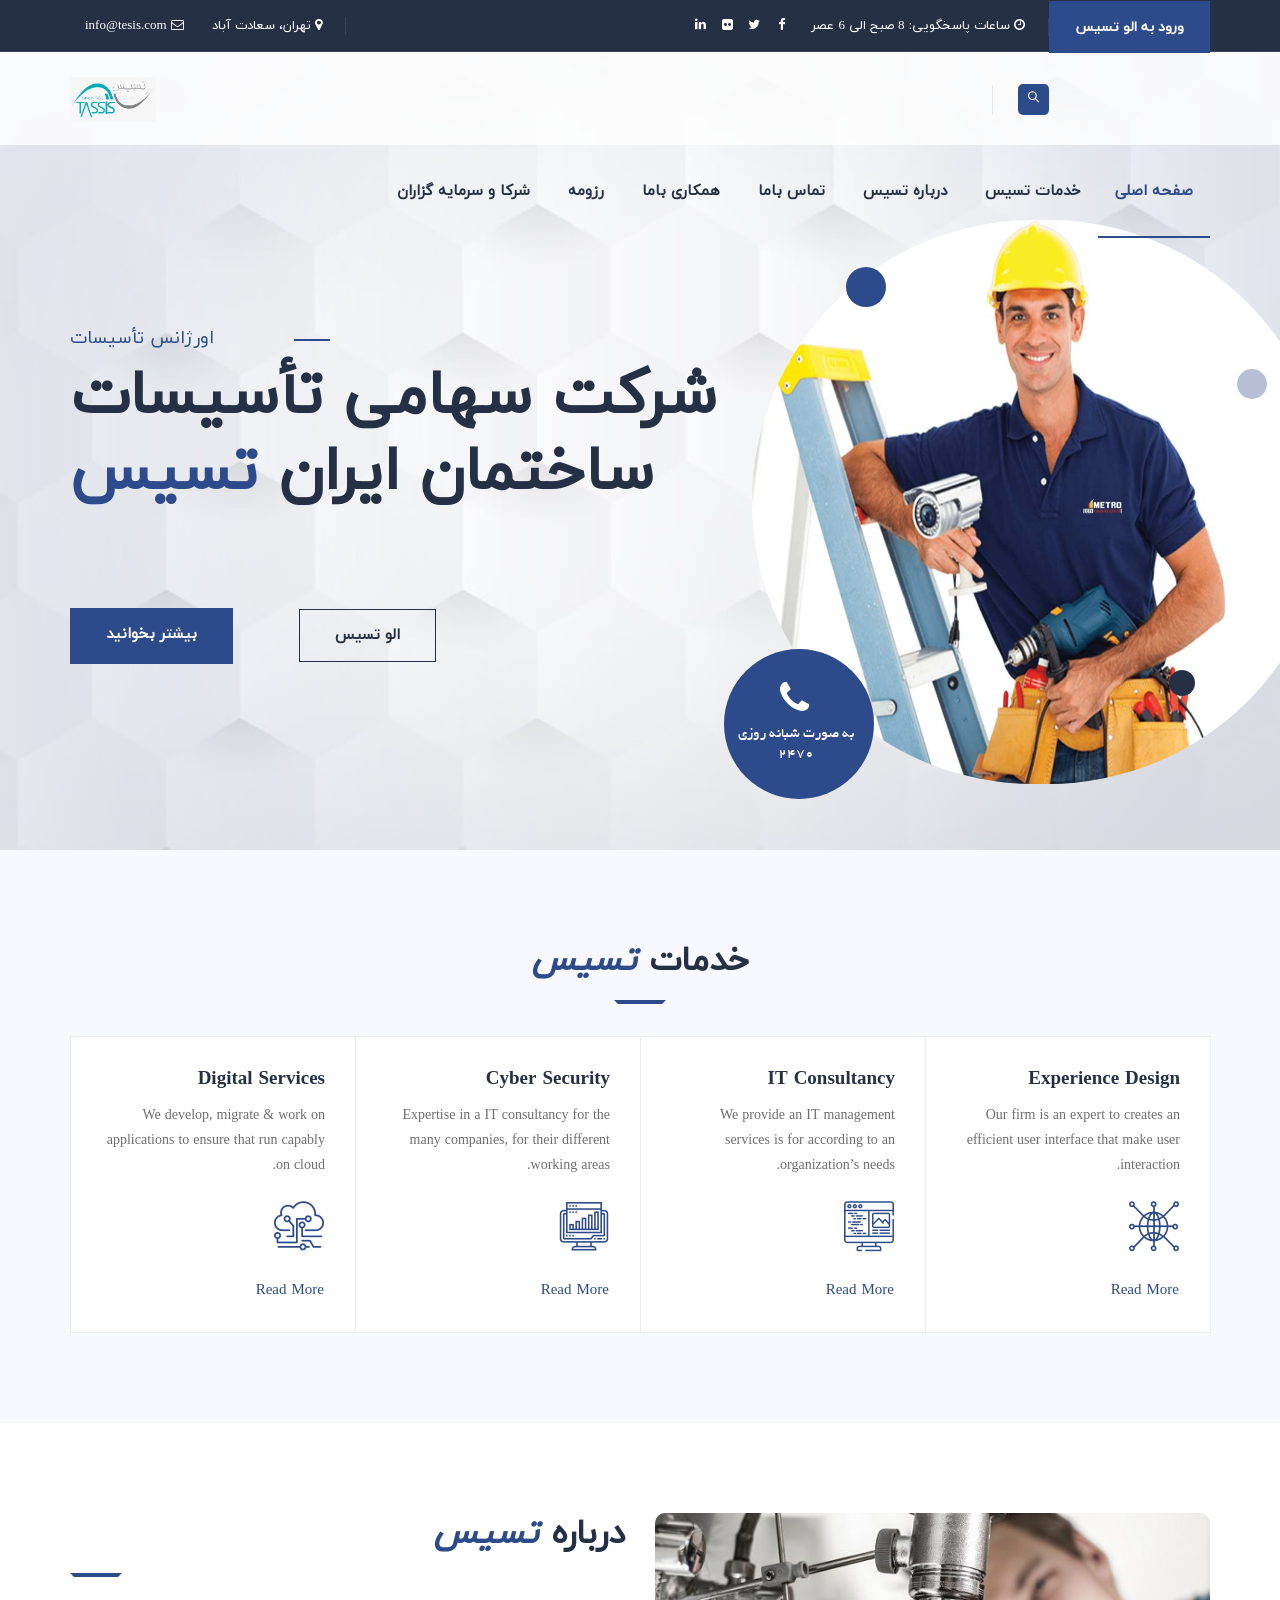
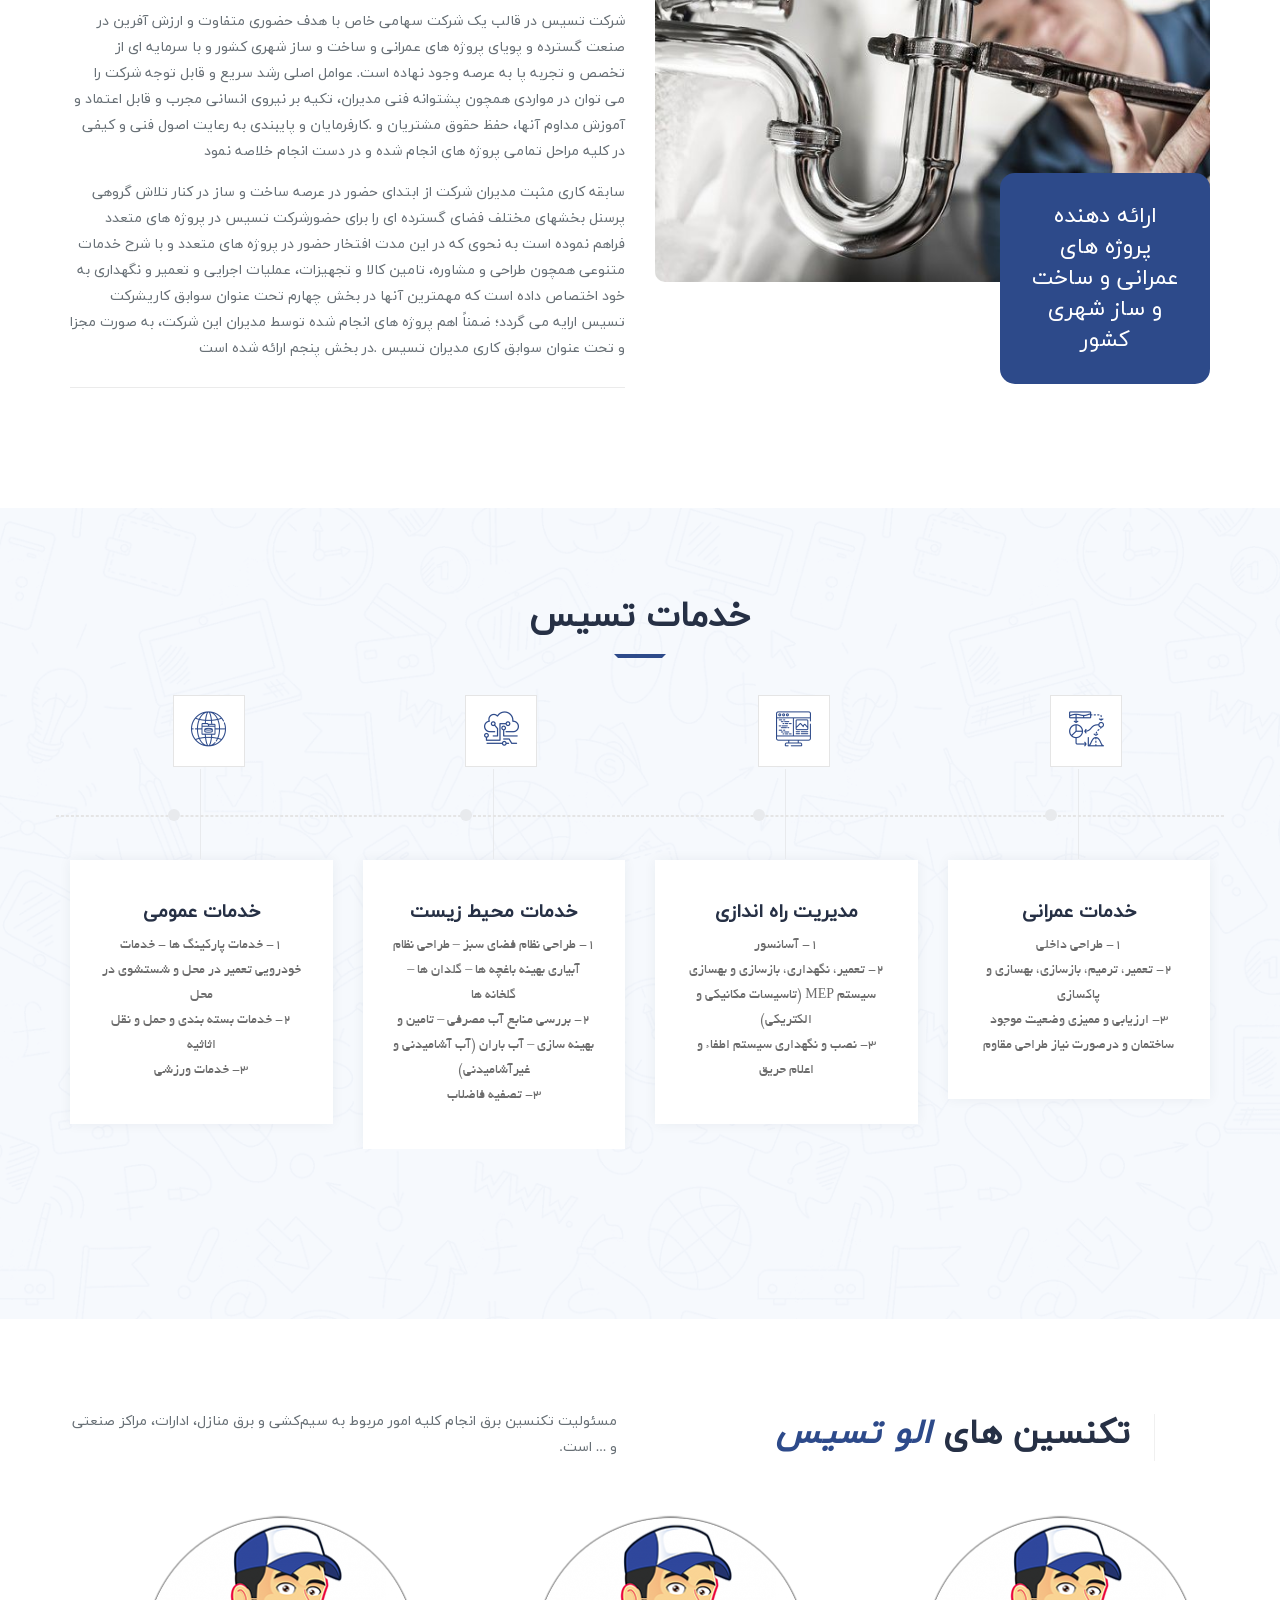
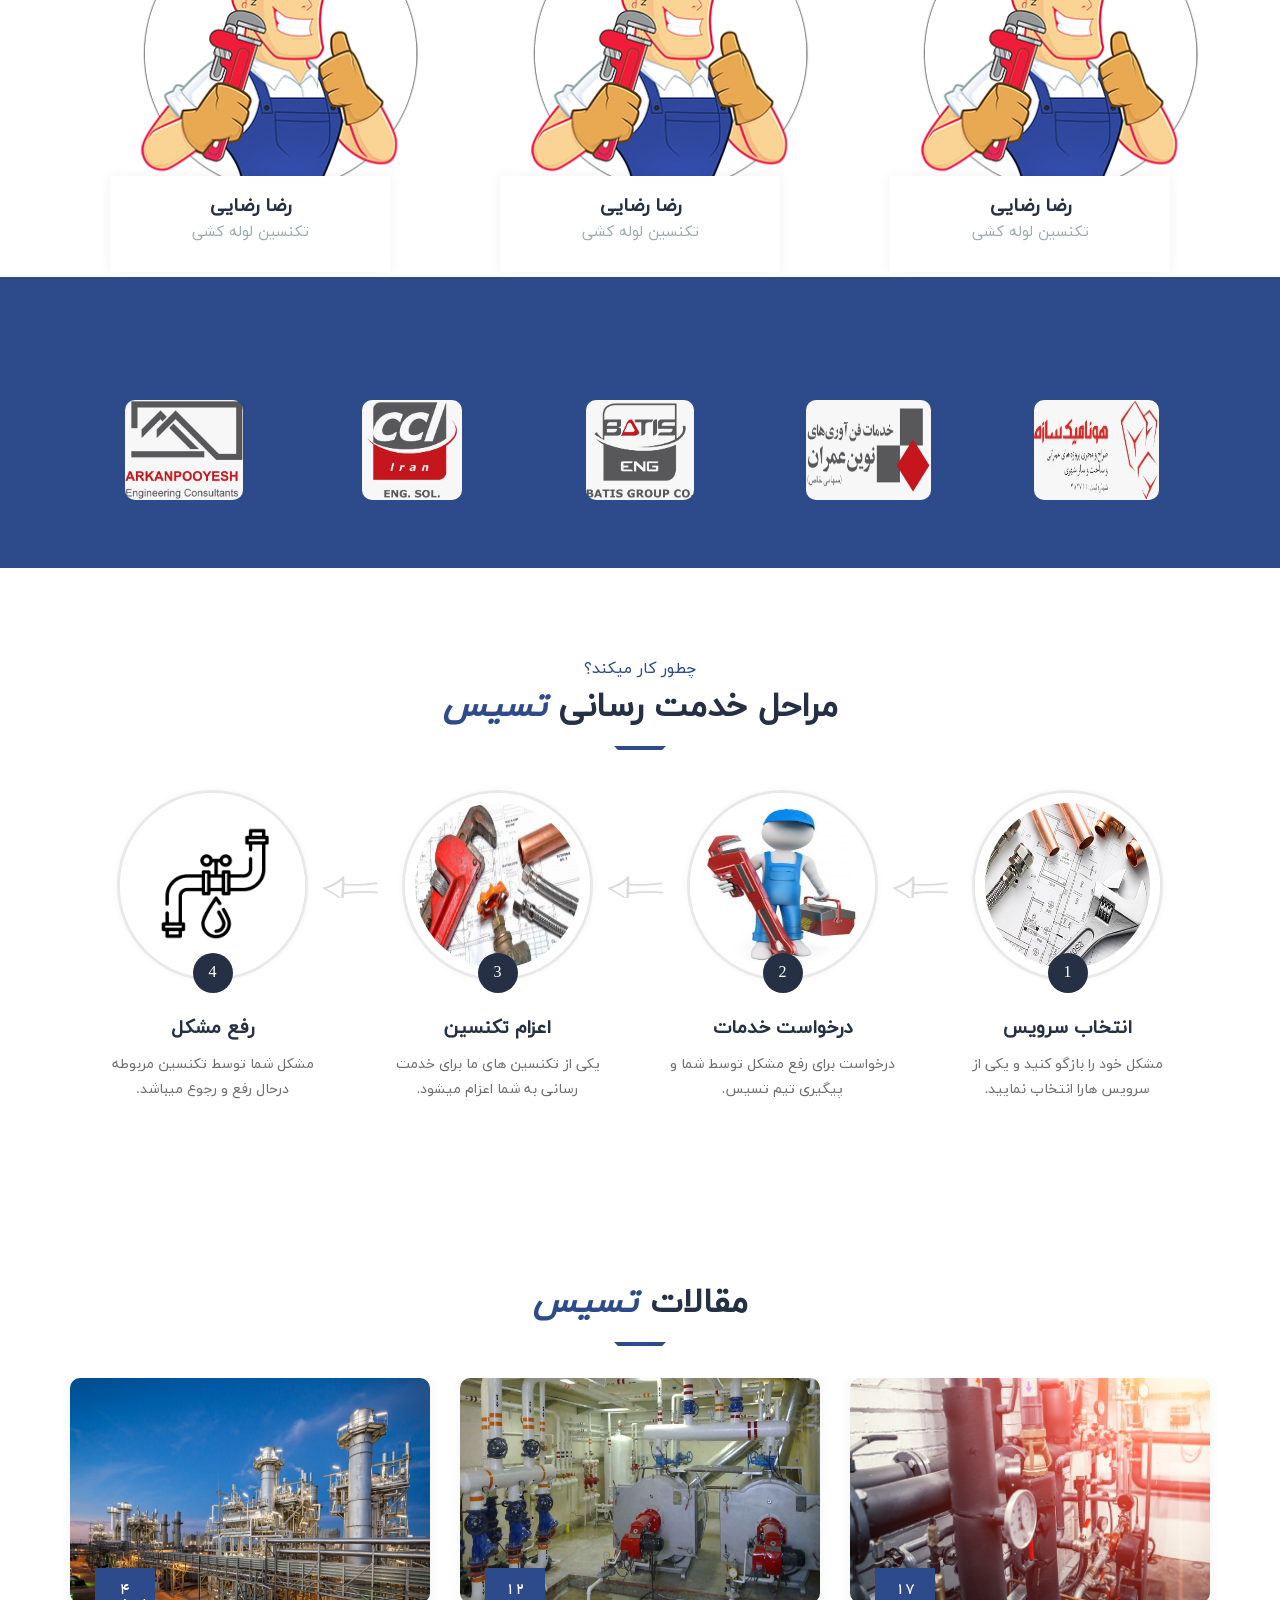
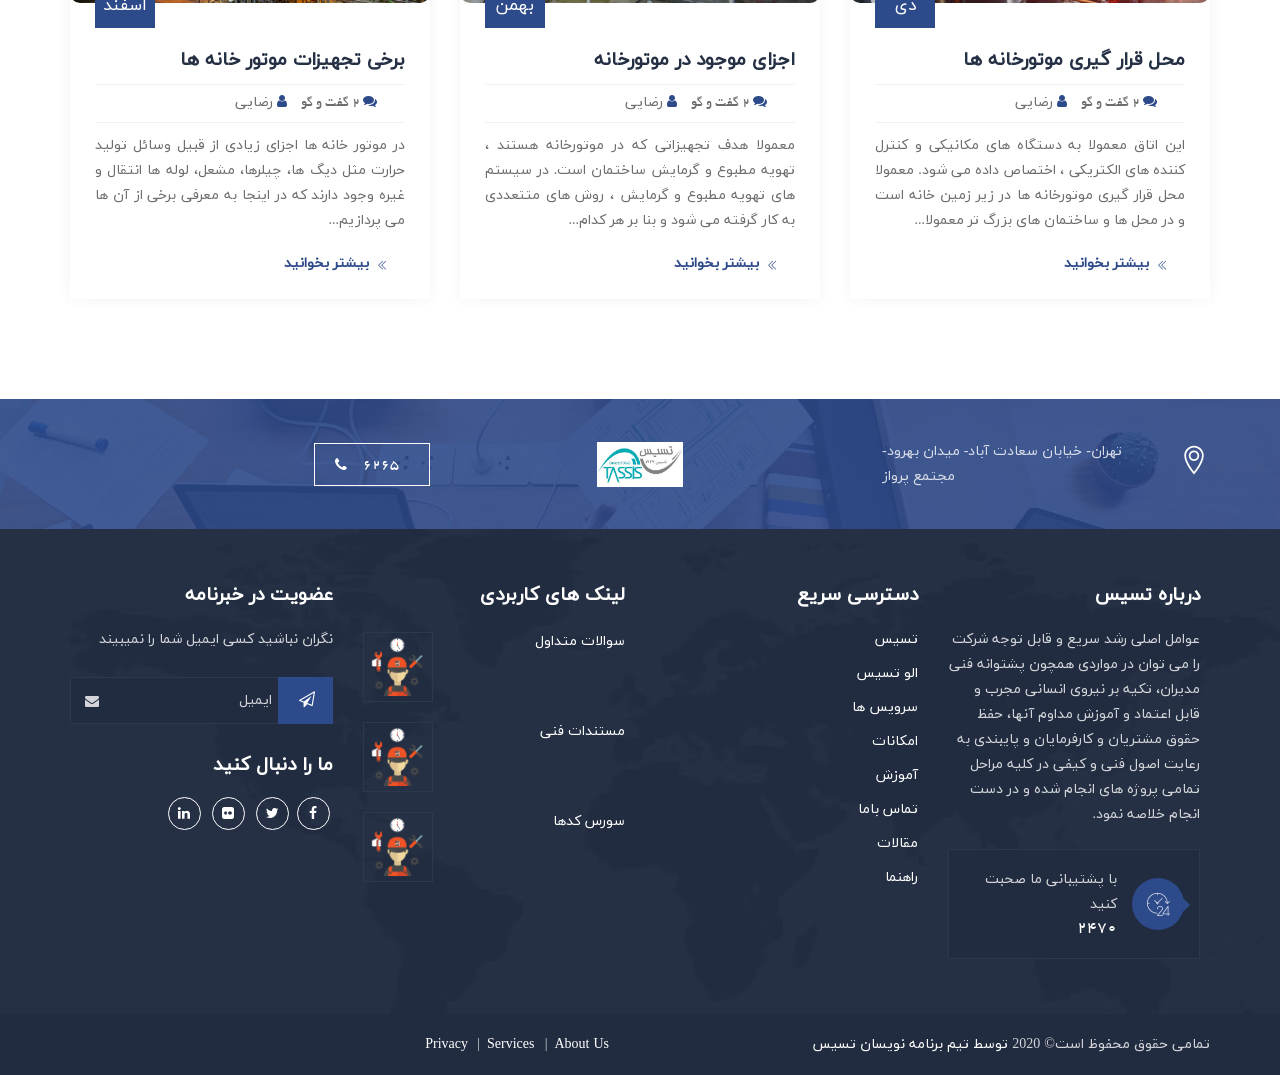
<file: alotasis HTML/index.html>
<!DOCTYPE html>
<html lang="en">


<head>
<meta charset="utf-8">
<meta http-equiv="X-UA-Compatible" content="IE=edge">
<meta name="keywords" content="HTML5 Template" />
<meta name="description" content="Altech – IT Sollutions and Services HTML Template" />
<meta name="author" content="https://www.themetechmount.com/" />
<meta name="viewport" content="width=device-width, initial-scale=1, maximum-scale=1" />
<title>تسیس</title>
<style media="screen">
body.rtl .tp-mask-wrap {
  direction: rtl !important;
}
</style>
<!-- favicon icon -->
<link rel="shortcut icon" href="images/logo.jpg" />

<!-- bootstrap -->
<link rel="stylesheet" type="text/css" href="css/bootstrap.min.css"/>

<!-- animate -->
<link rel="stylesheet" type="text/css" href="css/animate.css"/>

<!-- owl-carousel -->
<link rel="stylesheet" type="text/css" href="css/owl.carousel.css">

<!-- fontawesome -->
<link rel="stylesheet" type="text/css" href="css/font-awesome.css"/>

<!-- themify -->
<link rel="stylesheet" type="text/css" href="css/themify-icons.css"/>

<!-- flaticon -->
<link rel="stylesheet" type="text/css" href="css/flaticon.css"/>


<!-- REVOLUTION LAYERS STYLES -->

    <link rel="stylesheet" type="text/css" href="revolution/css/rs6.css">

<!-- prettyphoto -->
<link rel="stylesheet" type="text/css" href="css/prettyPhoto.css">

<!-- shortcodes -->
<link rel="stylesheet" type="text/css" href="css/shortcodes.css"/>

<!-- main -->
<link rel="stylesheet" type="text/css" href="css/main.css"/>

<!-- responsive -->
<link rel="stylesheet" type="text/css" href="css/responsive.css"/>

</head>

<body class="tasis-rtl">

    <!--page start-->
    <div class="page">

        <!-- preloader start -->
        <div id="preloader">
          <div id="status">&nbsp;</div>
        </div>
        <!-- preloader end -->

        <!--header start-->
        <header id="masthead" class="header ttm-header-style-01">

            <!-- ttm-header-wrap -->
            <div class="ttm-header-wrap">
                <!-- ttm-stickable-header-w -->
                <div id="ttm-stickable-header-w" class="ttm-stickable-header-w clearfix">
                    <!-- ttm-topbar-wrapper -->
                    <div class="ttm-topbar-wrapper clearfix">
                        <div class="container">
                            <div class="ttm-topbar-content">
                                <ul class="top-contact text-left">
                                    <li><i class="fa fa-map-marker ml-1"></i>تهران، سعادت آباد</li>
                                    <li><i class="fa fa-envelope-o ml-1"></i><a href="mailto:info@tesis.com.com">info@tesis.com</a></li>
                                </ul>
                                <div class="topbar-right text-right">
                                    <ul class="top-contact">
                                        <li><i class="fa fa-clock-o"></i> ساعات پاسخگویی: 8 صبح الی 6 عصر</li>
                                    </ul>
                                    <div class="ttm-social-links-wrapper list-inline">
                                        <ul class="social-icons">
                                            <li><a href="#" class=" tooltip-bottom" data-tooltip="فیسبوک"><i class="fa fa-facebook"></i></a>
                                            </li>
                                            <li><a href="#" class=" tooltip-bottom" data-tooltip="توییتر"><i class="fa fa-twitter"></i></a>
                                            </li>
                                            <li><a href="#" class=" tooltip-bottom" data-tooltip="Flickr"><i class="fa fa-flickr"></i></a>
                                            </li>
                                            <li><a href="#" class=" tooltip-bottom" data-tooltip="لینکدین"><i class="fa fa-linkedin"></i></a>
                                            </li>
                                        </ul>
                                    </div>
                                    <div class="header-btn">
                                        <a class="ttm-btn ttm-btn-size-md  ttm-btn-bgcolor-skincolor" href="#">ورود به الو تسیس</a>
                                    </div>
                                </div>
                            </div>
                        </div>
                    </div><!-- ttm-topbar-wrapper end -->
                    <div id="site-header-menu" class="site-header-menu">
                        <div class="site-header-menu-inner ttm-stickable-header">
                            <div class="container">
                                <!-- site-branding -->
                                <div class="site-branding">
                                    <a class="home-link" href="index.html" title="Altech" rel="home">
                                        <img id="logo-img" class="img-center lazyload" data-src="images/logo1.jpg" alt="logo">
                                    </a>
                                </div><!-- site-branding end -->
                                <!--site-navigation -->
                                <div id="site-navigation" class="site-navigation">
                                    <div class="ttm-rt-contact">
                                        <!-- header-icons -->
                                        <div class="ttm-header-icons ">

                                            <div class="ttm-header-icon ttm-header-search-link">
                                                <a href="#"><i class="ti ti-search"></i></a>
                                                <div class="ttm-search-overlay">
                                                    <form method="get" class="ttm-site-searchform" action="#">
                                                        <div class="w-search-form-h">
                                                            <div class="w-search-form-row">
                                                                <div class="w-search-input">
                                                                    <input type="search" class="field searchform-s" name="s" placeholder="کلمه موردنظر را جستجو کنید">
                                                                    <button type="submit">
                                                                        <i class="ti ti-search mr-3"></i>
                                                                    </button>
                                                                </div>
                                                            </div>
                                                        </div>
                                                    </form>
                                                </div>
                                            </div>
                                        </div><!-- header-icons end -->
                                    </div>
                                    <div class="ttm-menu-toggle">
                                        <input type="checkbox" id="menu-toggle-form" />
                                        <label for="menu-toggle-form" class="ttm-menu-toggle-block">
                                            <span class="toggle-block toggle-blocks-1"></span>
                                            <span class="toggle-block toggle-blocks-2"></span>
                                            <span class="toggle-block toggle-blocks-3"></span>
                                        </label>
                                    </div>
                                    <nav id="menu" class="menu">
                                        <ul class="dropdown">
                                           <li class="active"><a href="#">صفحه اصلی</a>

                                            <li><a href="#">خدمات تسیس</a>

                                            </li>
                                            <li><a href="#">درباره تسیس</a>

                                            </li>
                                            <li><a href="#">تماس باما</a>

                                            </li>
                                            <li><a href="#">همکاری باما</a>

                                            </li>
                                            <li><a href="#">رزومه</a>

                                            </li>
                                            <li><a href="#">شرکا و سرمایه گزاران</a>

                                            </li>

                                        </ul>
                                    </nav>
                                </div><!-- site-navigation end-->
                            </div>
                        </div>
                    </div>
                </div><!-- ttm-stickable-header-w end-->
            </div><!--ttm-header-wrap end -->

        </header><!--header end-->
        <!-- START homeclassicmain REVOLUTION SLIDER 6.0.1 -->
               <rs-module-wrap id="rev_slider_1_1_wrapper" data-source="gallery">
                   <rs-module id="rev_slider_1_1" style="" data-version="6.0.1" class="rev_slider_1_1_height">
                       <rs-slides>
                           <!-- rs-slide -->
                           <rs-slide class="tasis-ltr" data-key="rs-3" data-title="Slide" data-thumb="images/slides/slider-mainbg-003.jpg" data-anim="ei:d;eo:d;s:1000;r:0;t:fade;sl:0;">
                               <img src="images/slides/slider-mainbg-003.jpg" title="slider-mainbg-003" width="1920" height="790" class="rev-slidebg" data-no-retina>
                               <rs-layer
                                   id="slider-2-slide-1-layer-0"
                                   data-type="text"
                                   data-color="#2d4a8a"
                                   data-rsp_ch="on"
                                   data-xy="xo:50px,50px,40px,-164px;yo:326px,196px,94px,61px;"
                                   data-text="w:normal;s:18,18,15,10;l:25,25,15,9;fw:500;"
                                   data-vbility="t,t,t,f"
                                   data-frame_0="x:-50,-50,-31,-19;"
                                   data-frame_1="e:Linear.easeNone;st:120;sp:400;sR:120;"
                                   data-frame_999="o:0;st:w;sR:8480;"
                                   >اورژانس  تأسیسات
                               </rs-layer>
                               <rs-layer
                                   id="slider-2-slide-1-layer-1"
                                   class="ttm-bgcolor-skincolor"
                                   data-type="shape"
                                   data-rsp_ch="on"
                                   data-xy="xo:274px,274px,-119px,-73px;yo:339px,209px,136px,83px;"
                                   data-text="w:normal;s:20,20,12,7;l:0,0,15,9;"
                                   data-dim="w:36px,36px,22px,13px;h:2px,2px,1px,1px;"
                                   data-vbility="t,t,f,f"
                                   data-frame_0="x:50,50,31,19;"
                                   data-frame_1="e:Linear.easeNone;st:190;sp:200;sR:190;"
                                   data-frame_999="o:0;st:w;sR:8610;"
                                   >
                               </rs-layer>
                               <a
                                   id="slider-2-slide-1-layer-2"
                                   class="rs-layer ttm-btn ttm-btn-size-md ttm-btn-style-border ttm-btn-color-darkgrey"
                                   href="#" target="_self" rel="nofollow"
                                   data-type="text"
                                   data-rsp_ch="on"
                                   data-xy="x:l,l,l,c;xo:279px,279px,210px,0;yo:609px,468px,310px,233px;"
                                   data-text="w:normal;s:15,15,12,11;l:29,29,25,30;fw:600;a:center;"
                                   data-border="bos:solid;boc:#263045;bow:1px,1px,1px,1px;"
                                   data-padding="t:11,11,7,4;r:35,35,22,14;b:11,11,7,4;l:35,35,22,14;"
                                   data-frame_0="y:50,50,31,19;"
                                   data-frame_1="st:760;sp:500;sR:760;"
                                   data-frame_999="o:0;st:w;sR:7740;"
                                   >الو تسیس
                               </a>
                               <rs-layer
                                   id="slider-2-slide-1-layer-3"
                                   data-type="text"
                                   data-color="#263045"
                                   data-rsp_ch="on"
                                   data-xy="x:l,l,l,c;xo:50px,50px,40px,0;yo:363px,233px,124px,59px;"
                                   data-text="w:normal;s:62,52,45,37;l:70,60,50,60;fw:600;"
                                   data-frame_0="x:-50,-50,-31,-19;"
                                   data-frame_1="e:Linear.easeNone;st:260;sp:800;sR:260;"
                                   data-frame_999="o:0;st:w;sR:7940;"
                                   >شرکت سهامی  تأسیسات
                               </rs-layer>
                               <rs-layer
                                   id="slider-2-slide-1-layer-4"
                                   data-type="text"
                                   data-color="#263045"
                                   data-rsp_ch="on"
                                   data-xy="x:l,l,l,c;xo:50px,50px,40px,0;yo:436px,294px,173px,104px;"
                                   data-text="w:normal;s:62,52,45,37;l:75,65,60,60;fw:600;"
                                   data-frame_0="x:-50,-50,-31,-19;"
                                   data-frame_1="st:410;sp:800;sR:410;"
                                   data-frame_999="o:0;st:w;sR:7790;"
                                   > ساختمان ایران <strong class="ttm-textcolor-skincolor"> تسیس </strong>
                               </rs-layer>
                               <a
                                   id="slider-2-slide-1-layer-5"
                                   class="rs-layer ttm-btn ttm-btn-size-md ttm-btn-bgcolor-skincolor"
                                   href="#" target="_self" rel="nofollow"
                                   data-type="text"
                                   data-rsp_ch="on"
                                   data-xy="x:l,l,l,c;xo:50px,50px,40px,0;yo:608px,468px,309px,180px;"
                                   data-text="w:normal;s:15,15,12,11;l:27,27,25,30;fw:600;a:center;"
                                   data-padding="t:12,12,8,5;r:35,35,22,14;b:15,15,9,6;l:35,35,22,14;"
                                   data-frame_0="y:50,50,31,19;"
                                   data-frame_1="st:720;sp:500;sR:720;"
                                   data-frame_999="o:0;st:w;sR:7780;"
                                   >بیشتر بخوانید
                               </a>
                               <rs-layer
                                   id="slider-2-slide-1-layer-6"
                                   data-type="image"
                                   data-rsp_ch="on"
                                   data-xy="x:r;xo:-70px,-70px,-123px,-267px;yo:220px,90px,66px,36px;"
                                   data-text="w:normal;s:20,20,12,7;l:0,0,15,9;"
                                   data-dim="w:578px,478px,362px,223px;h:564px,464px,353px,217px;"
                                   data-vbility="t,t,t,f"
                                   data-frame_0="sX:0.9;sY:0.9;"
                                   data-frame_1="e:Linear.easeNone;st:100;sp:400;sR:100;"
                                   data-frame_999="o:0;st:w;sR:8500;"
                                   ><img src="images/slides/tasis3.jpg" style="border-radius:20rem;" alt="singl-image" width="578" height="564" data-no-retina>
                               </rs-layer>
                               <rs-layer
                                   id="slider-2-slide-1-layer-7"
                                   class="grey-bg-shape"
                                   data-type="shape"
                                   data-rsp_ch="on"
                                   data-xy="x:r;xo:-7px,-7px,-192px,-118px;yo:369px,239px,123px,75px;"
                                   data-text="w:normal;s:20,20,12,7;l:0,0,15,9;"
                                   data-dim="w:30px,30px,18px,11px;h:30px,30px,18px,11px;"
                                   data-vbility="t,t,f,f"
                                   data-border="bor:50px,50px,50px,50px;"
                                   data-frame_0="x:right;"
                                   data-frame_1="st:140;sp:1000;sR:140;"
                                   data-frame_999="o:1;st:w;sp:1200;sR:7860;"
                                   data-frame_999_chars="e:Power4.easeInOut;d:10;x:-105%;o:0;rZ:-90deg;"
                                   data-frame_999_mask="u:t;"
                               >
                               </rs-layer>

                               <rs-layer
                                   id="slider-2-slide-1-layer-8"
                                   class="ttm-bgcolor-darkgrey"
                                   data-type="shape"
                                   data-rsp_ch="on"
                                   data-xy="x:r;xo:65px,65px,-165px,-101px;yo:670px,540px,301px,185px;"
                                   data-text="w:normal;s:20,20,12,7;l:0,0,15,9;"
                                   data-dim="w:26px,26px,15px,9px;h:26px,26px,15px,9px;"
                                   data-vbility="t,t,f,f"
                                   data-border="bor:50px,50px,50px,50px;"
                                   data-frame_0="y:bottom;"
                                   data-frame_1="st:200;sp:1000;sR:200;"
                                   data-frame_999="o:1;st:w;sp:1200;sR:7800;"
                                   data-frame_999_chars="e:Power4.easeInOut;d:10;x:-105%;o:0;rZ:-90deg;"
                                   data-frame_999_mask="u:t;"
                                   >
                               </rs-layer>
                               <rs-layer
                                   id="slider-2-slide-1-layer-9"
                                   class="ttm-bgcolor-skincolor"
                                   data-type="shape"
                                   data-rsp_ch="on"
                                   data-xy="x:r;xo:374px,374px,-205px,-126px;yo:267px,137px,88px,54px;"
                                   data-text="w:normal;s:20,20,12,7;l:0,0,15,9;"
                                   data-dim="w:40px,40px,25px,15px;h:40px,40px,25px,15px;"
                                   data-vbility="t,t,f,f"
                                   data-border="bor:50px,50px,50px,50px;"
                                   data-frame_0="y:top;"
                                   data-frame_1="st:240;sp:1000;sR:240;"
                                   data-frame_999="o:1;st:w;sp:1200;sR:7760;"
                                   data-frame_999_chars="e:Power4.easeInOut;d:10;x:-105%;o:0;rZ:-90deg;"
                                   data-frame_999_mask="u:t;"
                               >
                               </rs-layer>
                               <rs-layerz
                                   id="slider-2-slide-1-layer-10"
                                   data-type="text"
                                   data-color="#40444e"
                                   data-rsp_ch="on"
                                   data-xy="x:l,l,l,c;xo:50px,50px,40px,-409px;yo:519px,380px,237px,132px;"
                                   data-text="w:normal;s:16,16,12,7;l:27,27,23,14;fw:400,400,500,500;"
                                   data-vbility="t,t,t,f"
                                   data-frame_0="y:50,50,31,19;"
                                   data-frame_1="e:Linear.easeNone;st:630;sp:500;sR:630;"
                                   data-frame_999="o:0;st:w;sR:7870;"
                                   >شرکت تاسیسات ساختمان ایران"تسیس"در سال 1347 تاسیس شده است <br> واینک با قدمت  بیش از نیم قرن با سابقه ترین وبزرگترین شرکت تخصصی تاسیسات کشور می باشد
                               </rs-layer>
                               <rs-layer
                                   id="slider-2-slide-1-layer-11"
                                   class="ttm-bgcolor-skincolor"
                                   data-type="shape"
                                   data-rsp_ch="on"
                                   data-xy="x:c;xo:159px,159px,627px,386px;y:m;yo:299px,169px,38px,23px;"
                                   data-text="w:normal;s:20,20,12,7;l:0,0,15,9;"
                                   data-dim="w:150px,150px,93px,57px;h:150px,150px,93px,57px;"
                                   data-border="bor:50%,50%,50%,50%;"
                                   data-frame_0="sX:0.9;sY:0.9;"
                                   data-frame_1="e:Linear.easeNone;st:310;sp:400;sR:310;"
                                   data-frame_999="o:0;st:w;sR:8290;"
                                   >
                               </rs-layer>
                               <rs-layer class="tasis-byekan"
                                   id="slider-2-slide-1-layer-12"
                                   data-type="text"
                                   data-rsp_ch="on"
                                   data-xy="x:c;xo:156px,156px,626px,386px;yo:725px,530px,266px,164px;"
                                   data-text="w:normal;s:15,15,9,5;l:20,20,12,7;a:center;"
                                   data-vbility="t,t,f,f"
                                   data-frame_1="st:380;sR:380;"
                                   data-frame_999="o:0;st:w;sR:8320;"
                                   >به صورت شبانه روزی<br>2470
                               </rs-layer>
                               <rs-layer
                                   id="slider-2-slide-1-layer-13"
                                   data-type="text"
                                   data-rsp_ch="on"
                                   data-xy="x:c;xo:155px,155px,625px,385px;yo:679px,480px,238px,146px;"
                                   data-text="w:normal;s:37,37,22,13;l:37,37,22,13;"
                                   data-vbility="t,t,f,f"
                                   data-frame_1="st:380;sR:380;"
                                   data-frame_999="o:0;st:w;sR:8320;"
                                   ><i class="fa fa-phone"></i><br />
                               </rs-layer>
                           </rs-slide>
                           <!-- rs-slide -->
                           <!-- rs-slide -->

                           <!-- rs-slide -->
                       </rs-slides>
                   </rs-module><!-- rs-module -->
               </rs-module-wrap>
               <!-- END REVOLUTION SLIDER -->

               <!-- service-section -->
                   <section class="ttm-row service-section-style2 ttm-bgcolor-grey clearfix">
                       <div class="container">
                           <div class="row"><!-- row -->
                               <div class="col-lg-12">
                                   <!-- section title -->
                                   <div class="section-title with-desc text-center clearfix">
                                       <div class="title-header">

                                           <h2 class="title"> خدمات <span> تسیس </span></h2>
                                       </div>
                                   </div><!-- section title end -->
                               </div>
                           </div>
                           <div class="row no-gutters"><!-- row -->
                               <div class="col-md-6 col-lg-3">
                                   <!--  featured-icon-box -->
                                   <div class="featured-icon-box style6">
                                       <div class="featured-content"><!--  featured-content -->
                                           <div class="featured-title"><!--  featured-title -->
                                               <h5 class="mb-10">Experience Design</h5>
                                           </div>
                                           <div class="featured-desc"><!--  featured-desc -->
                                               <p class="mb-25">Our firm is an expert to creates an efficient user interface that make user interaction.</p>
                                           </div>
                                       </div>
                                       <div class="featured-icon"><!--  featured-icon -->
                                           <div class="ttm-icon ttm-icon_element-color-skincolor ttm-icon_element-size-lg">
                                               <i class="flaticon flaticon-system"></i><!--  ttm-icon -->
                                           </div>
                                       </div>
                                       <a class="ttm-btn ttm-btn-size-sm ttm-btn-color-skincolor btn-inline style2 mt-15" href="#">Read More </a>
                                   </div><!--  featured-icon-box END -->
                               </div>
                               <div class="col-md-6 col-lg-3">
                                   <!--  featured-icon-box -->
                                   <div class="featured-icon-box style6">
                                       <div class="featured-content"><!--  featured-content -->
                                           <div class="featured-title"><!--  featured-title -->
                                               <h5 class="mb-10">IT Consultancy</h5>
                                           </div>
                                           <div class="featured-desc"><!--  featured-desc -->
                                               <p class="mb-25">We provide an IT management services is for according to an organization’s needs.</p>
                                           </div>
                                       </div>
                                       <div class="featured-icon"><!--  featured-icon -->
                                           <div class="ttm-icon ttm-icon_element-color-skincolor ttm-icon_element-size-lg">
                                               <i class="flaticon flaticon-computer"></i><!--  ttm-icon -->
                                           </div>
                                       </div>
                                       <a class="ttm-btn ttm-btn-size-sm ttm-btn-color-skincolor btn-inline style2 mt-15" href="#">Read More </a>
                                   </div><!--  featured-icon-box END -->
                               </div>
                               <div class="col-md-6 col-lg-3">
                                   <!--  featured-icon-box -->
                                   <div class="featured-icon-box style6">
                                       <div class="featured-content"><!--  featured-content -->
                                           <div class="featured-title"><!--  featured-title -->
                                               <h5 class="mb-10">Cyber Security</h5>
                                           </div>
                                           <div class="featured-desc"><!--  featured-desc -->
                                               <p class="mb-25">Expertise in a IT consultancy for the many companies, for their different working areas.</p>
                                           </div>
                                       </div>
                                       <div class="featured-icon"><!--  featured-icon -->
                                           <div class="ttm-icon ttm-icon_element-color-skincolor ttm-icon_element-size-lg">
                                               <i class="flaticon flaticon-chart"></i><!--  ttm-icon -->
                                           </div>
                                       </div>
                                       <a class="ttm-btn ttm-btn-size-sm ttm-btn-color-skincolor btn-inline style2 mt-15" href="#">Read More </a>
                                   </div><!--  featured-icon-box END -->
                               </div>
                               <div class="col-md-6 col-lg-3">
                                   <!--  featured-icon-box -->
                                   <div class="featured-icon-box style6">
                                       <div class="featured-content"><!--  featured-content -->
                                           <div class="featured-title"><!--  featured-title -->
                                               <h5 class="mb-10">Digital Services</h5>
                                           </div>
                                           <div class="featured-desc"><!--  featured-desc -->
                                               <p class="mb-25">We develop, migrate & work on applications to ensure that run capably on cloud.</p>
                                           </div>
                                       </div>
                                       <div class="featured-icon"><!--  featured-icon -->
                                           <div class="ttm-icon ttm-icon_element-color-skincolor ttm-icon_element-size-lg">
                                               <i class="flaticon flaticon-data"></i><!--  ttm-icon -->
                                           </div>
                                       </div>
                                       <a class="ttm-btn ttm-btn-size-sm ttm-btn-color-skincolor btn-inline style2 mt-15" href="#">Read More </a>
                                   </div><!--  featured-icon-box END -->
                               </div>
                           </div>
                           <!-- row end -->
                       </div>
                   </section>
                   <!-- service-section end -->

            <!-- aboutus-section -->
            <section class="ttm-row aboutus-section clearfix tasis-ltr">
                <div class="container">
                    <div class="row"><!-- row -->
                        <div class="col-lg-6">
                            <!-- section title -->
                            <div class="section-title with-desc clearfix">
                                <div class="title-header">
                                    <h2 class="title">درباره <span>تسیس</span></h2>
                                </div>
                                <div class="title-desc">
                                    <p>شرکت تسیس در قالب یک شرکت سهامی خاص با هدف حضوری متفاوت و ارزش آفرین در صنعت گسترده و پویای پروژه های عمرانی و ساخت و ساز شهری کشور و با سرمایه ای از تخصص و تجربه پا به عرصه وجود نهاده است.
عوامل اصلی رشد سریع و قابل توجه شرکت را می توان در مواردی همچون پشتوانه فنی مدیران، تکیه بر نیروی انسانی مجرب و قابل اعتماد و آموزش مداوم آنها، حفظ حقوق مشتریان و .کارفرمایان و پایبندی به رعایت اصول فنی و کیفی در کلیه مراحل تمامی پروژه های انجام شده و در دست انجام خلاصه نمود</p>
                                    <P>سابقه کاری مثبت مدیران شرکت از ابتدای حضور در عرصه ساخت و ساز در کنار تلاش گروهی پرسنل بخشهای مختلف فضای گسترده ای را برای حضورشرکت تسیس در پروژه های متعدد فراهم نموده است به نحوی که در این مدت افتخار حضور در پروژه های متعدد و با شرح خدمات متنوعی همچون طراحی و مشاوره، تامین کالا و تجهیزات، عملیات اجرایی و تعمیر و نگهداری به خود اختصاص داده است که مهمترین آنها در بخش چهارم تحت عنوان سوابق کاریشرکت تسیس ارایه می گردد؛ ضمناً اهم پروژه های انجام شده توسط مدیران این شرکت، به صورت مجزا و تحت عنوان سوابق کاری مدیران تسیس .در بخش پنجم ارائه شده است</P>
                                </div>
                            </div><!-- section title end -->

                            <!-- separator -->
                            <div class="separator">
                                <div class="sep-line mt-25 mb-30"></div>
                            </div>
                            <!-- separator -->

                        </div>
                        <div class="col-lg-6">
                            <div class="position-relative res-991-mt-30">
                                <!-- ttm_single_image-wrapper -->
                                <div class="ttm_single_image-wrapper">
                                    <img class="img-fluid lazyload" data-src="images/tasis13.jpg" title="single-img-one" alt="single-img-one">
                                </div><!-- ttm_single_image-wrapper end -->
                                <!--featured-icon-box-->
                                <div class="about-overlay-01"style="margin-top: 160px;">
                                    <p class="mb-0">ارائه دهنده پروژه های عمرانی و ساخت و ساز شهری کشور</p>
                                </div>
                                <!-- featured-icon-box end-->
                            </div>
                        </div>
                    </div>
                    <!-- row end -->
                    <!-- row -->
                    <div class="row">

                    </div><!-- row end-->
                </div>
            </section>
            <!-- aboutus-section end -->

            <!-- history-section -->
            <section class="ttm-row history-section bg-img3 ttm-bgcolor-grey ttm-bg ttm-bgimage-yes clearfix">
                <div class="ttm-row-wrapper-bg-layer ttm-bg-layer"></div>
                <div class="container">
                    <div class="row"><!-- row -->
                        <div class="col-lg-12">
                            <!-- section title -->
                            <div class="section-title with-desc text-center clearfix">
                                <div class="title-header">
                                    <h2>خدمات تسیس</h2>
                                </div>
                            </div><!-- section title end -->
                        </div>
                    </div>
                    <!-- row end -->
                    <!-- row -->
                    <div class="row">
                        <div class="history-slide owl-carousel" data-item="4" data-nav="false" data-dots="false" data-auto="true">
                            <div class="ttm-history-box-wrapper"><!-- ttm-history-box-wrapper  -->
                                <div class="ttm-history-box-icon-wrapper"><!-- ttm-history-box-icon-wrapper  -->
                                    <!--  featured-icon-box -->
                                    <div class="featured-icon-box">
                                        <div class="featured-icon"><!--  featured-icon -->
                                            <div class="ttm-icon ttm-icon_element-bgcolor-white ttm-icon_element-size-md">
                                                <i class="flaticon flaticon-business-and-finance"></i><!--  ttm-icon -->
                                            </div>
                                        </div>
                                    </div>
                                </div>
                                <div class="ttm-history-box-border"></div><!-- ttm-history-box-border  -->
                                <div class="ttm-history-box-details">
                                    <div class="ttm-historybox-title"><h5>خدمات عمرانی</h5></div><!-- historybox-title  -->
                                    <div class="ttm-historybox-description tasis-byekan"><!-- description  -->
                                        1-	طراحی داخلی<br>2-	تعمیر، ترمیم، بازسازی، بهسازی و پاکسازی<br>3-	ارزیابی و ممیزی وضعیت موجود ساختمان و درصورت نیاز طراحی مقاوم
                                    </div>

                                </div>
                            </div><!-- ttm-history-box-wrapper  END-->
                            <div class="ttm-history-box-wrapper"><!-- ttm-history-box-wrapper  -->
                                <div class="ttm-history-box-icon-wrapper"><!-- ttm-history-box-icon-wrapper  -->
                                    <!--  featured-icon-box -->
                                    <div class="featured-icon-box">
                                        <div class="featured-icon"><!--  featured-icon -->
                                            <div class="ttm-icon ttm-icon_element-bgcolor-white ttm-icon_element-size-md">
                                                <i class="flaticon flaticon-computer"></i><!--  ttm-icon -->
                                            </div>
                                        </div>
                                    </div>
                                </div>
                                <div class="ttm-history-box-border"></div><!-- ttm-history-box-border  -->
                                <div class="ttm-history-box-details ">
                                    <div class="ttm-historybox-title"><h5>مدیریت راه اندازی </h5></div><!-- historybox-title  -->
                                    <div class="ttm-historybox-description tasis-byekan"><!-- description  -->
                                      1-	آسانسور<br>2-	تعمیر، نگهداری، بازسازی و بهسازی سیستم MEP (تاسیسات مکانیکی و الکتریکی)<br>3-	نصب و نگهداری سیستم اطفاء و اعلام حریق
                                    </div>

                                </div>
                            </div><!-- ttm-history-box-wrapper  END-->
                            <div class="ttm-history-box-wrapper"><!-- ttm-history-box-wrapper  -->
                                <div class="ttm-history-box-icon-wrapper "><!-- ttm-history-box-icon-wrapper  -->
                                    <!--  featured-icon-box -->
                                    <div class="featured-icon-box">
                                        <div class="featured-icon"><!--  featured-icon -->
                                            <div class="ttm-icon ttm-icon_element-bgcolor-white ttm-icon_element-size-md">
                                                <i class="flaticon flaticon-data"></i><!--  ttm-icon -->
                                            </div>
                                        </div>
                                    </div>
                                </div>
                                <div class="ttm-history-box-border "></div><!-- ttm-history-box-border  -->
                                <div class="ttm-history-box-details ">
                                    <div class="ttm-historybox-title"><h5>خدمات محیط زیست</h5></div><!-- historybox-title  -->
                                    <div class="ttm-historybox-description tasis-byekan"><!-- description  -->
                                      1-	طراحی نظام فضای سبز – طراحی نظام آبیاری بهینه باغچه ها – گلدان ها – گلخانه ها <br>2-	بررسی منابع آب مصرفی – تامین و بهینه سازی – آب باران (آب آشامیدنی و غیرآشامیدنی)<br>3-	تصفیه فاضلاب
                                    </div>

                                </div>
                            </div><!-- ttm-history-box-wrapper  END-->
                            <div class="ttm-history-box-wrapper"><!-- ttm-history-box-wrapper  -->
                                <div class="ttm-history-box-icon-wrapper"><!-- ttm-history-box-icon-wrapper  -->
                                    <!--  featured-icon-box -->
                                    <div class="featured-icon-box">
                                        <div class="featured-icon"><!--  featured-icon -->
                                            <div class="ttm-icon ttm-icon_element-bgcolor-white ttm-icon_element-size-md">
                                                <i class="flaticon flaticon-global-1"></i><!--  ttm-icon -->
                                            </div>
                                        </div>
                                    </div>
                                </div>
                                <div class="ttm-history-box-border"></div><!-- ttm-history-box-border  -->
                                <div class="ttm-history-box-details">
                                    <div class="ttm-historybox-title"><h5>خدمات عمومی</h5></div><!-- historybox-title  -->
                                    <div class="ttm-historybox-description tasis-byekan"><!-- description  -->
1-	خدمات پارکینگ ها - خدمات خودرویی تعمیر در محل و شستشوی در محل<br>2-	خدمات بسته بندی و حمل و نقل اثاثیه<br>3-	خدمات ورزشی
                                    </div>

                                </div>
                            </div><!-- ttm-history-box-wrapper  END-->
                        </div>
                    </div><!-- row end-->

                </div>
            </section>
            <!-- history-section end -->

            <!-- topzero-padding-section -->

            <!-- topzero-padding-section -->

            <!-- team-section -->
            <section class="ttm-row team-section clearfix">
                <div class="container">
                    <div class="row"><!-- row -->
                        <div class="col-lg-12 col-xl-12 col-md-12">
                            <!-- section-title -->
                            <div class="section-title style2 clearfix">
                                <div class="title-header">

                                    <h2 class="title">تکنسین های  <span>الو تسیس</span></h2>
                                </div>
                                <div class="title-desc">مسئولیت تکنسین برق انجام کلیه امور مربوط به سیم‌کشی و برق منازل، ادارات، مراکز صنعتی و ... است.</div>
                            </div><!-- section-title end -->
                        </div>

                    </div>
                    <!-- row end -->
                    <!-- row -->
                    <div class="row">
                        <div class="team-slide owl-carousel" data-item="3" data-nav="false" data-dots="false" data-auto="false">
                            <!-- featured-imagebox-team -->
                            <div class="featured-imagebox featured-imagebox-team style1">
                                <div class="featured-thumbnail"><!-- featured-thumbnail -->
                                    <img class="img-fluid lazyload" data-src="images/tasis6.png" alt="image">
                                    <div class="ttm-social-links-wrapper">
                                        <ul class="social-icons list-inline"><!-- social-icons -->
                                            <li class="social-facebook"><a href="#"><i class="fa fa-facebook" aria-hidden="true"></i></a></li>
                                            <li class="social-twitter"><a href="#"><i class="fa fa-twitter" aria-hidden="true"></i></a></li>
                                            <li class="social-linkedin"><a href="#"><i class="fa fa-linkedin" aria-hidden="true"></i></a></li>
                                            <li class="social-googleplus"><a href="#"><i class="fa fa-google-plus" aria-hidden="true"></i></a></li>
                                        </ul>
                                    </div>
                                </div>
                                <div class="featured-content box-shadow">
                                    <div class="featured-title"><!-- featured-title -->
                                        <h5><a href="">رضا رضایی</a></h5>
                                    </div>
                                    <p class="category">تکنسین لوله کشی</p><!-- category -->
                                </div>
                            </div><!-- featured-imagebox-team end-->
                            <!-- featured-imagebox-team -->
                            <div class="featured-imagebox featured-imagebox-team style1">
                                <div class="featured-thumbnail"><!-- featured-thumbnail -->
                                    <img class="img-fluid lazyload" data-src="images/tasis6.png" alt="image">
                                    <div class="ttm-social-links-wrapper">
                                        <ul class="social-icons list-inline"><!-- social-icons -->
                                            <li class="social-facebook"><a href="#"><i class="fa fa-facebook" aria-hidden="true"></i></a></li>
                                            <li class="social-twitter"><a href="#"><i class="fa fa-twitter" aria-hidden="true"></i></a></li>
                                            <li class="social-linkedin"><a href="#"><i class="fa fa-linkedin" aria-hidden="true"></i></a></li>
                                            <li class="social-googleplus"><a href="#"><i class="fa fa-google-plus" aria-hidden="true"></i></a></li>
                                        </ul>
                                    </div>
                                </div>
                                <div class="featured-content box-shadow">
                                    <div class="featured-title"><!-- featured-title -->
                                        <h5><a href="">رضا رضایی</a></h5>
                                    </div>
                                    <p class="category">تکنسین لوله کشی</p><!-- category -->
                                </div>
                            </div><!-- featured-imagebox-team end-->
                            <!-- featured-imagebox-team -->
                            <div class="featured-imagebox featured-imagebox-team style1">
                                <div class="featured-thumbnail"><!-- featured-thumbnail -->
                                    <img class="img-fluid lazyload" data-src="images/tasis6.png" alt="image">
                                    <div class="ttm-social-links-wrapper">
                                        <ul class="social-icons list-inline"><!-- social-icons -->
                                            <li class="social-facebook"><a href="#"><i class="fa fa-facebook" aria-hidden="true"></i></a></li>
                                            <li class="social-twitter"><a href="#"><i class="fa fa-twitter" aria-hidden="true"></i></a></li>
                                            <li class="social-linkedin"><a href="#"><i class="fa fa-linkedin" aria-hidden="true"></i></a></li>
                                            <li class="social-googleplus"><a href="#"><i class="fa fa-google-plus" aria-hidden="true"></i></a></li>
                                        </ul>
                                    </div>
                                </div>
                                <div class="featured-content box-shadow">
                                    <div class="featured-title"><!-- featured-title -->
                                        <h5><a href="">رضا رضایی</a></h5>
                                    </div>
                                    <p class="category">تکنسین لوله کشی</p><!-- category -->
                                </div>
                            </div><!-- featured-imagebox-team end-->
                            <!-- featured-imagebox-team -->
                            <div class="featured-imagebox featured-imagebox-team style1">
                                <div class="featured-thumbnail"><!-- featured-thumbnail -->
                                    <img class="img-fluid lazyload" data-src="images/tasis6.png" alt="image">
                                    <div class="ttm-social-links-wrapper">
                                        <ul class="social-icons list-inline"><!-- social-icons -->
                                            <li class="social-facebook"><a href="#"><i class="fa fa-facebook" aria-hidden="true"></i></a></li>
                                            <li class="social-twitter"><a href="#"><i class="fa fa-twitter" aria-hidden="true"></i></a></li>
                                            <li class="social-linkedin"><a href="#"><i class="fa fa-linkedin" aria-hidden="true"></i></a></li>
                                            <li class="social-googleplus"><a href="#"><i class="fa fa-google-plus" aria-hidden="true"></i></a></li>
                                        </ul>
                                    </div>
                                </div>
                                <div class="featured-content box-shadow">
                                    <div class="featured-title"><!-- featured-title -->
                                        <h5><a href="">رضا رضایی</a></h5>
                                    </div>
                                    <p class="category">تکنسین لوله کشی</p><!-- category -->
                                </div>
                            </div><!-- featured-imagebox-team end-->
                        </div>
                    </div><!-- row end-->
                </div>
            </section>

            <!-- our-partner-section -->
                        <div class="ttm-row our-partner-section ttm-bgcolor-skincolor mt_90 res-991-mt-0 clearfix">
                            <div class="container">
                                <div class="row">
                                    <div class="col-md-12">
                                        <!-- ttm-client -->
                                        <div class="clients-slide owl-carousel owl-theme owl-loaded" data-item="5" data-nav="false" data-dots="false" data-auto="false">
                                            <div class="client-box ttm-box-view-boxed-logo">
                                                <div class="client">
                                                    <div class="ttm-client-logo-tooltip" data-tooltip="هونامیک سازه">
                                                        <img class="img-fluid" src="images/client/client-01.jpeg" alt="image" style="height:100px; width: 125px;">
                                                    </div>
                                                </div>
                                            </div>
                                            <div class="client-box ttm-box-view-boxed-logo">
                                                <div class="client">
                                                    <div class="ttm-client-logo-tooltip" data-tooltip="نوین عمران">
                                                        <img class="img-fluid" src="images/client/client-02.jpeg" alt="image" style="height:100px; width: 125px;">
                                                    </div>
                                                </div>
                                            </div>
                                            <div class="client-box ttm-box-view-boxed-logo">
                                                <div class="client">
                                                    <div class="ttm-client-logo-tooltip" data-tooltip="باتیس">
                                                        <img class="img-fluid" src="images/client/client-03.jpeg" alt="image" style="height:100px;">
                                                    </div>
                                                </div>
                                            </div>
                                            <div class="client-box ttm-box-view-boxed-logo">
                                                <div class="client">
                                                    <div class="ttm-client-logo-tooltip" data-tooltip="سی سی ال ایران">
                                                        <img class="img-fluid" src="images/client/client-04.jpeg" alt="image" style="height:100px;">
                                                    </div>
                                                </div>
                                            </div>
                                            <div class="client-box ttm-box-view-boxed-logo">
                                                <div class="client">
                                                    <div class="ttm-client-logo-tooltip" data-tooltip="ارکان پویش">
                                                        <img class="img-fluid" src="images/client/client-05.jpeg" alt="image" style="height:100px;">
                                                    </div>
                                                </div>
                                            </div>
                                        </div><!-- ttm-client end -->
                                    </div>
                                </div>
                            </div>
                        </div>
                         <!-- our-partner-section END-->


            <section class="ttm-row process-section clearfix">
                <div class="container">
                    <div class="row">
                        <div class="col-md-12">
                            <!-- section title -->
                            <div class="section-title text-center with-desc clearfix">
                                <div class="title-header">
                                    <h5>چطور کار میکند؟</h5>
                                    <h2 class="title"> مراحل خدمت رسانی  <span> تسیس </span></h2>
                                </div>
                            </div><!-- section title end -->
                        </div>
                    </div>
                    <!-- row -->
                    <div class="row">
                        <div class="col-lg-12">
                            <div class="ttm-processbox-wrapper">
                                <div class="ttm-processbox text-center">
                                    <div class="ttm-box-image">
                                        <img class="img-fluid lazyload" data-src="images/tasis12.jpg" alt="step-one" title="step-one">
                                        <div class="process-num">
                                            <span class="number">1</span>
                                        </div>
                                    </div>
                                    <div class="featured-content">
                                        <div class="featured-title"><h5>انتخاب سرویس</h5></div>
                                        <div class="ttm-box-description">مشکل خود را بازگو کنید و یکی از سرویس هارا انتخاب نمایید.</div>
                                    </div>
                                </div>
                                <div class="ttm-processbox text-center">
                                    <div class="ttm-box-image">
                                        <img class="img-fluid lazyload" data-src="images/tasis3.jpg" alt="step-two" title="step-two">
                                        <div class="process-num">
                                            <span class="number">2</span>
                                        </div>
                                    </div>
                                    <div class="featured-content">
                                        <div class="featured-title"><h5>درخواست خدمات</h5></div>
                                        <div class="ttm-box-description">درخواست برای رفع مشکل توسط شما و پیگیری تیم تسیس.</div>
                                    </div>
                                </div>
                                <div class="ttm-processbox text-center">
                                    <div class="ttm-box-image">
                                        <img class="img-fluid lazyload" data-src="images/tasisat.jpg" alt="step-three" title="step-three">
                                        <div class="process-num">
                                            <span class="number">3</span>
                                        </div>
                                    </div>
                                    <div class="featured-content">
                                        <div class="featured-title"><h5>اعزام تکنسین</h5></div>
                                        <div class="ttm-box-description">یکی از تکنسین های ما برای خدمت رسانی به شما اعزام میشود.</div>
                                    </div>
                                </div>
                                <div class="ttm-processbox text-center">
                                    <div class="ttm-box-image">
                                        <img class="img-fluid lazyload" data-src="images/tasis9.jpg" alt="step-four" title="step-four">
                                        <div class="process-num">
                                            <span class="number">4</span>
                                        </div>
                                    </div>
                                    <div class="featured-content">
                                        <div class="featured-title"><h5>رفع مشکل</h5></div>
                                        <div class="ttm-box-description">مشکل شما توسط تکنسین مربوطه درحال رفع و رجوع میباشد.</div>
                                    </div>
                                </div>
                            </div>
                        </div>
                    </div><!-- row end -->
                </div>
            </section>


            <!-- blog-section end -->
            <section class="ttm-row blog-section clearfix">
                <div class="container">
                    <div class="row">
                        <div class="col-md-12">
                            <!-- section title -->
                            <div class="section-title text-center with-desc clearfix">
                                <div class="title-header">

                                    <h2 class="title"> مقالات <span>تسیس</span></h2>
                                </div>
                            </div><!-- section title end -->
                        </div>
                    </div>
                    <!-- row -->
                    <div class="row">
                        <!-- blog-slide -->
                        <div class="blog-slide owl-carousel owl-theme owl-loaded " data-item="3" data-nav="false" data-dots="false" data-auto="false">
                            <!-- featured-imagebox-blog -->
                            <div class="featured-imagebox featured-imagebox-blog">
                                <div class="featured-thumbnail"><!-- featured-thumbnail -->
                                    <img class="img-fluid lazyload" data-src="images/blog/mk.jpg" alt="" style="height:225px;">
                                    <div class="ttm-blog-overlay-iconbox">
                                        <a href=""><i class="ti ti-plus"></i></a>
                                    </div>
                                    <div class="ttm-box-view-overlay"></div>
                                </div>
                                <div class="featured-content"><!-- featured-content -->
                                    <div class="ttm-box-post-date"><!-- ttm-box-post-date -->
                                        <span class="ttm-entry-date">
                                            <time class="entry-date" datetime="2019-01-16T07:07:55+00:00"><span class="tasis-byekan">17</span><span class="entry-month entry-year">دی</span></time>
                                        </span>
                                    </div>
                                    <div class="featured-title"><!-- featured-title -->
                                        <h5><a href="">محل قرار گیری موتورخانه ها </a></h5>
                                    </div>
                                    <div class="post-meta"><!-- post-meta -->
                                        <span class="ttm-meta-line tasis-byekan"><i class="fa fa-comments"></i> 2 گفت و گو</span>
                                        <span class="ttm-meta-line"style="padding-right: 5px;"><i class="fa fa-user ml-1"></i>رضایی</span>

                                    </div>
                                    <div class="featured-desc" style="text-align:justify;"><!-- featured-description -->
                                        <p>این اتاق معمولا به دستگاه های مکانیکی و کنترل کننده های الکتریکی ، اختصاص داده می شود. معمولا محل قرار گیری موتورخانه ها در زیر زمین خانه است و در محل ها و ساختمان های بزرگ تر معمولا...</p>
                                    </div>
                                    <a class="ttm-btn ttm-btn-size-sm ttm-btn-color-skincolor btn-inline ttm-icon-btn-right mt-20" href="#"><i class="ti ti-angle-double-left"></i>بیشتر بخوانید </a>
                                </div>
                            </div><!-- featured-imagebox-blog end -->
                            <!-- featured-imagebox-blog -->
                            <div class="featured-imagebox featured-imagebox-blog">
                                <div class="featured-thumbnail"><!-- featured-thumbnail -->
                                    <img class="img-fluid lazyload" data-src="images/blog/azja.jpg" alt="" style="height:225px;">
                                    <div class="ttm-blog-overlay-iconbox">
                                        <a href=""><i class="ti ti-plus"></i></a>
                                    </div>
                                    <div class="ttm-box-view-overlay"></div>
                                </div>
                                <div class="featured-content"><!-- featured-content -->
                                    <div class="ttm-box-post-date"><!-- ttm-box-post-date -->
                                        <span class="ttm-entry-date">
                                            <time class="entry-date" datetime="2019-01-16T07:07:55+00:00"><span class="tasis-byekan">12</span><span class="entry-month entry-year">بهمن</span></time>
                                        </span>
                                    </div>
                                    <div class="featured-title"><!-- featured-title -->
                                        <h5><a href="">اجزای موجود در موتورخانه </a></h5>
                                    </div>
                                    <div class="post-meta"><!-- post-meta -->
                                      <span class="ttm-meta-line tasis-byekan"><i class="fa fa-comments"></i> 2 گفت و گو</span>
                                      <span class="ttm-meta-line"style="padding-right: 5px;"><i class="fa fa-user ml-1"></i>رضایی</span>

                                    </div>
                                    <div class="featured-desc" style="text-align:justify;"><!-- featured-description -->
                                        <p>معمولا هدف تجهیزاتی که در موتورخانه هستند ، تهویه مطبوع و گرمایش ساختمان است. در سیستم های تهویه مطبوع و گرمایش ، روش های متتعددی به کار گرفته می شود و بنا بر هر کدام...</p>
                                    </div>
                                    <a class="ttm-btn ttm-btn-size-sm ttm-btn-color-skincolor btn-inline ttm-icon-btn-right mt-20" href="#"><i class="ti ti-angle-double-left"></i>بیشتر بخوانید </a>
                                </div>
                            </div><!-- featured-imagebox-blog end -->
                            <!-- featured-imagebox-blog -->
                            <div class="featured-imagebox featured-imagebox-blog">
                                <div class="featured-thumbnail"><!-- featured-thumbnail -->
                                    <img class="img-fluid lazyload" data-src="images/blog/t.jpg" alt="" style="height:225px;">
                                    <div class="ttm-blog-overlay-iconbox">
                                        <a href=""><i class="ti ti-plus"></i></a>
                                    </div>
                                    <div class="ttm-box-view-overlay"></div>
                                </div>
                                <div class="featured-content"><!-- featured-content -->
                                    <div class="ttm-box-post-date"><!-- ttm-box-post-date -->
                                        <span class="ttm-entry-date">
                                            <time class="entry-date" datetime="2019-01-16T07:07:55+00:00"><span class="tasis-byekan">4</span><span class="entry-month entry-year">اسفند</span></time>
                                        </span>
                                    </div>
                                    <div class="featured-title"><!-- featured-title -->
                                        <h5><a href="">برخی تجهیزات موتور خانه ها </a></h5>
                                    </div>
                                    <div class="post-meta"><!-- post-meta -->
                                      <span class="ttm-meta-line tasis-byekan"><i class="fa fa-comments"></i> 2 گفت و گو</span>
                                      <span class="ttm-meta-line"style="padding-right: 5px;"><i class="fa fa-user ml-1"></i>رضایی</span>

                                    </div>
                                    <div class="featured-desc" style="text-align:justify;"><!-- featured-description -->
                                        <p>در موتور خانه ها اجزای زیادی از قبیل وسائل تولید حرارت مثل دیگ ها، چیلرها، مشعل، لوله ها انتقال و غیره وجود دارند که در اینجا به معرفی برخی از آن ها می پردازیم...</p>
                                    </div>
                                      <a class="ttm-btn ttm-btn-size-sm ttm-btn-color-skincolor btn-inline ttm-icon-btn-right mt-20" href="#"><i class="ti ti-angle-double-left"></i>بیشتر بخوانید </a>
                                </div>
                            </div><!-- featured-imagebox-blog end -->
                            <!-- featured-imagebox-blog -->
                            <div class="featured-imagebox featured-imagebox-blog">
                                <div class="featured-thumbnail"><!-- featured-thumbnail -->
                                    <img class="img-fluid lazyload" data-src="images/blog/dig.png" alt="" style="height:225px;">
                                    <div class="ttm-blog-overlay-iconbox">
                                        <a href=""><i class="ti ti-plus"></i></a>
                                    </div>
                                    <div class="ttm-box-view-overlay"></div>
                                </div>
                                <div class="featured-content"><!-- featured-content -->
                                    <div class="ttm-box-post-date"><!-- ttm-box-post-date -->
                                        <span class="ttm-entry-date">
                                            <time class="entry-date" datetime="2019-01-16T07:07:55+00:00"><span class="tasis-byekan">26</span><span class="entry-month entry-year">فروردین</span></time>
                                        </span>
                                    </div>
                                    <div class="featured-title"><!-- featured-title -->
                                        <h5><a href="">دیگ ها در موتور خانه </a></h5>
                                    </div>
                                    <div class="post-meta"><!-- post-meta -->
                                      <span class="ttm-meta-line tasis-byekan"><i class="fa fa-comments"></i> 2 گفت و گو</span>
                                      <span class="ttm-meta-line"style="padding-right: 5px;"><i class="fa fa-user ml-1"></i>رضایی</span>

                                    </div>
                                    <div class="featured-desc" style="text-align:justify;"><!-- featured-description -->
                                        <p>از معمول ترین مولد های گرمایی،دیگ های حرارت مرکزی می باشند . در دیگ ها انرژی حرارتی از سوخت (که توسط مشعل تولید حرارت می نماید ) گرفته شده و به آن داده می شود . بسته به نوع مصرف...</p>
                                    </div>
                                    <a class="ttm-btn ttm-btn-size-sm ttm-btn-color-skincolor btn-inline ttm-icon-btn-right mt-20" href="#"><i class="ti ti-angle-double-left"></i>بیشتر بخوانید </a>
                                </div>
                            </div><!-- featured-imagebox-blog end -->
                        </div>
                    </div><!-- row end -->
                </div>
            </section>
            <!-- process-section end -->

        </div><!--site-main end-->

        <!--footer start-->
        <footer class="footer widget-footer clearfix">
            <div class="first-footer ttm-bgcolor-skincolor ttm-bg ttm-bgimage-yes bg-img1">
                <div class="ttm-row-wrapper-bg-layer ttm-bg-layer"></div>
                <div class="container">
                    <div class="row align-items-md-center">
                        <div class="col-lg-4 col-md-4 col-sm-12 order-md-2">
                            <div class="footer-logo text-sm-center">
                                <img data-src="images/logo.jpg" class="lazyload" alt="footer-logo">
                            </div>
                        </div>
                        <div class="col-lg-4 col-md-4 col-sm-6 order-md-1">
                            <div class="text-left">
                                <!--  featured-icon-box -->
                                <div class="featured-icon-box left-icon icon-align-top">
                                    <div class="featured-icon"><!--  featured-icon -->
                                        <div class="ttm-icon ttm-icon_element-color-white ttm-icon_element-size-md">
                                            <i class="ti ti-location-pin"></i><!--  ttm-icon -->
                                        </div>
                                    </div>
                                    <div class="featured-content"><!--  featured-content -->
                                        <div class="featured-desc">
                                            <p>تهران- خیابان سعادت آباد- میدان بهرود- مجتمع پرواز</p>
                                        </div>
                                    </div>
                                </div><!--  featured-icon-box END -->
                            </div>
                        </div>
                        <div class="col-lg-4 col-md-4 col-sm-6 order-md-3">
                            <div class="text-sm-right">
                                <a class="ttm-btn ttm-btn-size-md ttm-btn-style-border ttm-icon-btn-left ttm-btn-color-white" href="phone" title=""><i class="fa fa-phone"></i><span class="tasis-byekan">6265</span></a>
                            </div>
                        </div>
                    </div>
                </div>
            </div>
            <div class="second-footer ttm-textcolor-white bg-img2">
                <div class="container">
                    <div class="row">
                        <div class="col-xs-12 col-sm-12 col-md-6 col-lg-3 widget-area">
                            <div class="widget widget_text  clearfix">
                                <h3 class="widget-title">درباره تسیس</h3>
                                <div class="textwidget widget-text">
                                    عوامل اصلی رشد سریع و قابل توجه شرکت را می توان در مواردی همچون پشتوانه فنی مدیران، تکیه بر نیروی انسانی مجرب و قابل اعتماد و آموزش مداوم آنها، حفظ حقوق مشتریان و کارفرمایان و پایبندی به رعایت اصول فنی و کیفی در کلیه مراحل تمامی پروژه های انجام شده و در دست انجام خلاصه نمود.
                                </div>
                                <div class="quicklink-box">
                                    <!--  featured-icon-box -->
                                    <div class="featured-icon-box left-icon">
                                        <div class="featured-icon"><!--  featured-icon -->
                                            <div class="ttm-icon ttm-icon_element-style-round ttm-icon_element-bgcolor-skincolor ttm-icon_element-size-md ttm-icon_element-style-round">
                                                <span class="flaticon flaticon-clock"></span><!--  ttm-icon -->
                                            </div>
                                        </div>
                                        <div class="featured-content"><!--  featured-content -->
                                            <div class="featured-desc"><!--  featured-desc -->
                                                <p>با پشتیبانی ما صحبت کنید</p>
                                            </div>
                                            <div class="featured-title"><!--  featured-title -->
                                                <h5 class="tasis-byekan">2470</h5>
                                            </div>
                                        </div>
                                    </div><!--  featured-icon-box END -->
                                </div>
                            </div>
                        </div>
                        <div class="col-xs-12 col-sm-12 col-md-6 col-lg-3 widget-area">
                            <div class="widget link-widget clearfix">
                               <h3 class="widget-title">دسترسی سریع</h3>
                                <ul id="menu-footer-services">
                                    <li><a href="#">تسیس</a></li>
                                    <li><a href="#">الو تسیس</a></li>
                                    <li><a href="#">سرویس ها</a></li>
                                    <li><a href="#">امکانات</a></li>
                                    <li><a href="#">آموزش</a></li>
                                    <li><a href="#">تماس باما</a></li>
                                    <li><a href="#">مقالات</a></li>
                                    <li><a href="#">راهنما</a></li>
                                </ul>
                            </div>
                        </div>

                        <div class="col-xs-12 col-sm-12 col-md-6 col-lg-3 widget-area">
                            <div class="widget widget_text clearfix">
                                <h3 class="widget-title">لینک های کاربردی</h3>
                                <ul class="widget-post ttm-recent-post-list">
                                    <li>
                                        <a href=""><img data-src="images/tasis7.png" class="lazyload" alt="post-img"></a>
                                        <a href="">سوالات متداول</a>

                                    </li>
                                    <li>
                                        <a href=""><img data-src="images/tasis7.png" class="lazyload" alt="post-img"></a>
                                        <a href=""> مستندات فنی </a>

                                    </li>
                                    <li>
                                        <a href=""><img data-src="images/tasis7.png" class="lazyload" alt="post-img"></a>
                                        <a href="">سورس کدها</a>

                                    </li>

                                </ul>
                            </div>
                        </div>
                        <div class="col-xs-12 col-sm-12 col-md-6 col-lg-3 widget-area">
                            <div class="widget flicker_widget clearfix">
                               <h3 class="widget-title">عضویت در خبرنامه</h3>
                               <div class="textwidget widget-text">
                                  نگران نباشید کسی ایمیل شما را نمیبیند
                                    <form id="subscribe-form" class="newsletter-form" method="post" action="#" data-mailchimp="true">
                                        <div class="mailchimp-inputbox clearfix" id="subscribe-content">
                                            <i class="fa fa-envelope"></i>
                                            <input type="email" name="email" placeholder="ایمیل" required="">
                                            <input type="submit" value="">
                                        </div>
                                        <div id="subscribe-msg"></div>
                                    </form>
                                    <h5 class="mb-20">ما را دنبال کنید</h5>
                                    <div class="social-icons circle social-hover">
                                        <ul class="list-inline">
                                            <li class="social-facebook"><a class="tooltip-top" target="_blank" href="#" data-tooltip="فیسبوک"><i class="fa fa-facebook" aria-hidden="true"></i></a></li>
                                            <li class="social-twitter"><a class="tooltip-top" target="_blank" href="#" data-tooltip="توییتر"><i class="fa fa-twitter" aria-hidden="true"></i></a></li>
                                            <li class="social-flickr"><a class=" tooltip-top" target="_blank" href="#" data-tooltip="flickr"><i class="fa fa-flickr" aria-hidden="true"></i></a></li>
                                            <li class="social-linkedin"><a class=" tooltip-top" target="_blank" href="#" data-tooltip="لینکدین"><i class="fa fa-linkedin" aria-hidden="true"></i></a></li>
                                        </ul>
                                    </div>
                                </div>
                            </div>
                        </div>
                    </div>
                </div>
            </div>
            <div class="bottom-footer-text ttm-bgcolor-darkgrey ttm-textcolor-white">
                <div class="container">
                    <div class="row copyright">
                        <div class="col-md-6">
                            <div class="">
                                <span> تمامی حقوق محفوظ است© 2020 <a href="" target="_blank"> توسط تیم برنامه نویسان تسیس </a></span>
                            </div>
                        </div>
                        <div class="col-md-6">
                            <div class="text-md-right res-767-mt-10">
                                <div class="d-lg-inline-flex">
                                    <ul id="menu-footer-menu" class="footer-nav-menu">
                                        <li><a href="#">About Us</a></li>
                                        <li><a href="#">Services</a></li>
                                        <li><a href="#">Privacy</a></li>
                                    </ul>

                                </div>
                            </div>
                        </div>
                    </div>
                </div>
            </div>
        </footer>
        <!--footer end-->

        <!--back-to-top start-->
        <a id="totop" href="#top">
            <i class="fa fa-angle-up"></i>
        </a>
        <!--back-to-top end-->

    </div><!-- page end -->

        <!-- Javascript -->

        <script src="js/jquery.min.js"></script>
        <script src="js/tether.min.js"></script>
        <script src="js/bootstrap.min.js"></script>
        <script src="js/jquery.easing.js"></script>
        <script src="js/jquery-waypoints.js"></script>
        <script src="js/jquery-validate.js"></script>
        <script src="js/owl.carousel.js"></script>
        <script src="js/jquery.prettyPhoto.js"></script>
        <script src="js/numinate.min6959.js?ver=4.9.3"></script>
        <script src="js/lazysizes.min.js"></script>
        <script src="js/main.js"></script>

        <!-- Revolution Slider -->
        <script src="revolution/js/revolution.tools.min.js"></script>
        <script src="revolution/js/rs6.min.js"></script>
        <script src="revolution/js/slider.js"></script>

        <!-- Javascript end-->

</body>


</html>
</file>
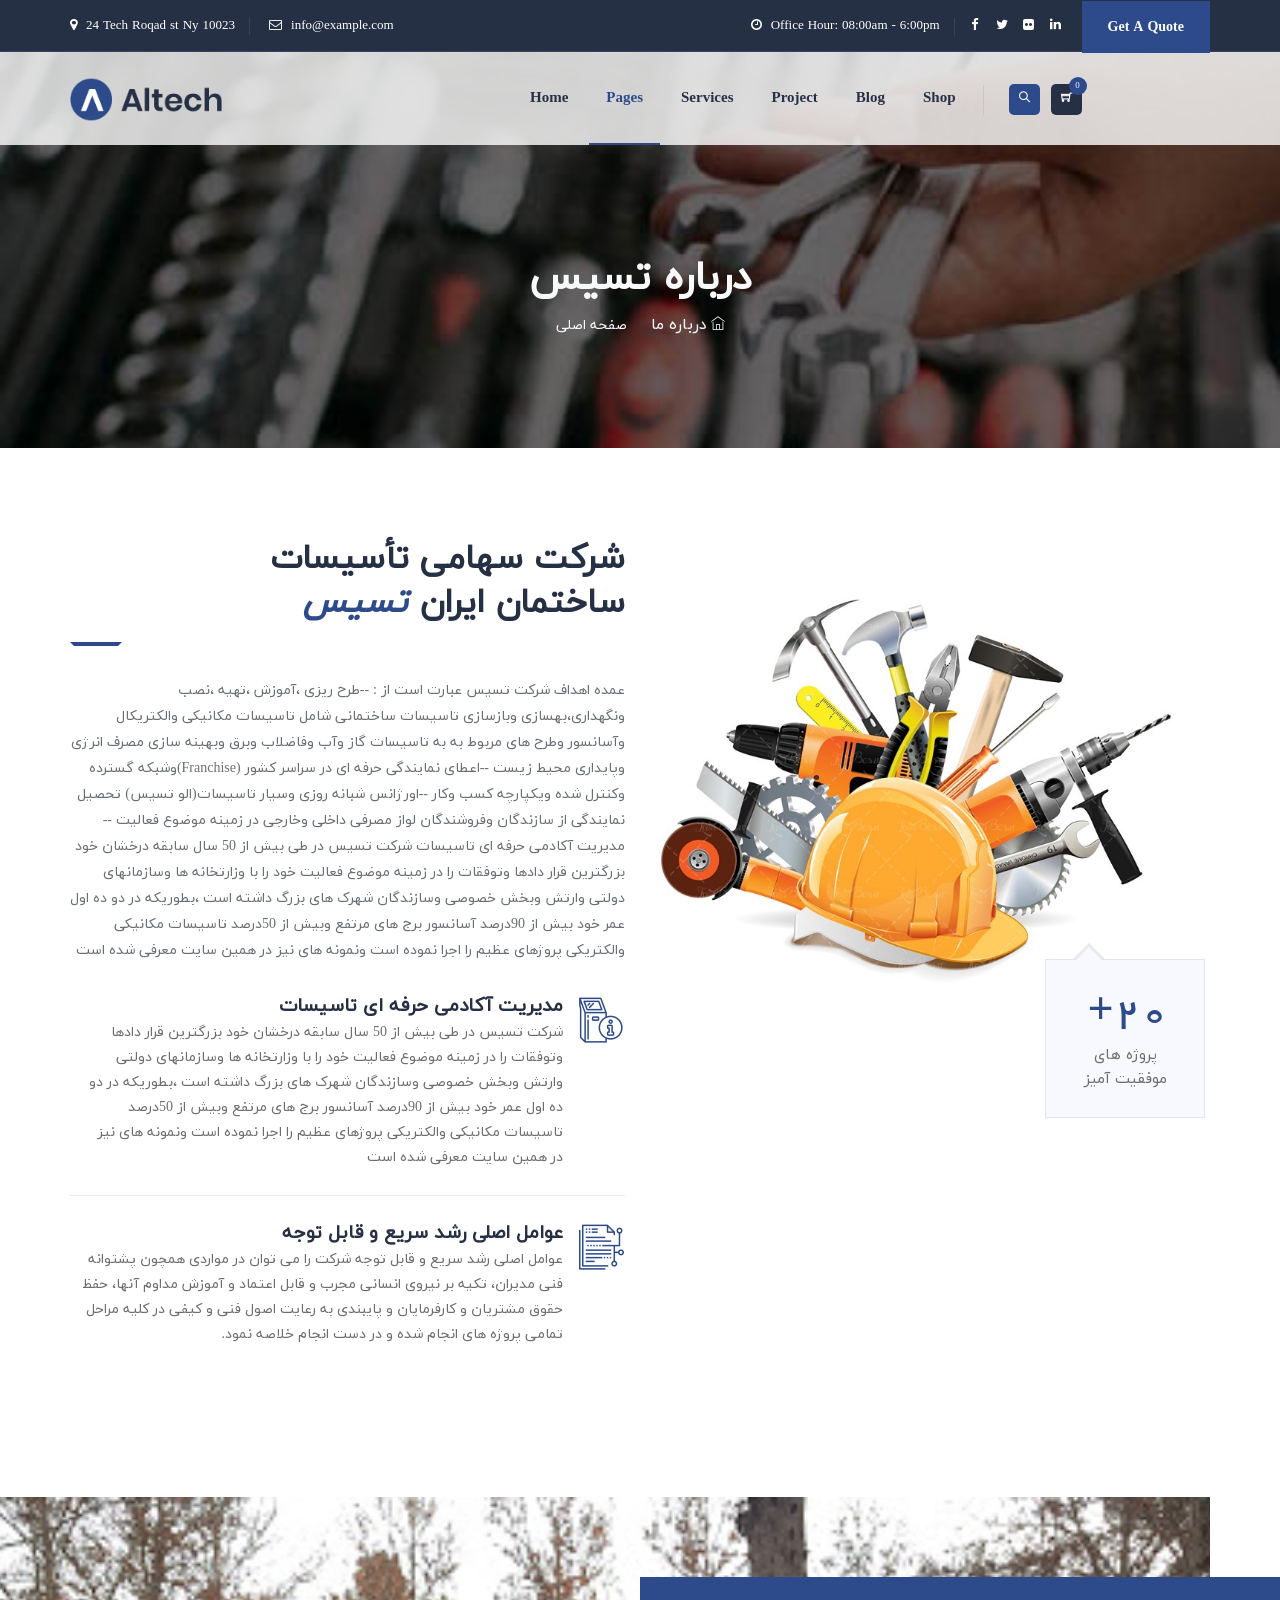
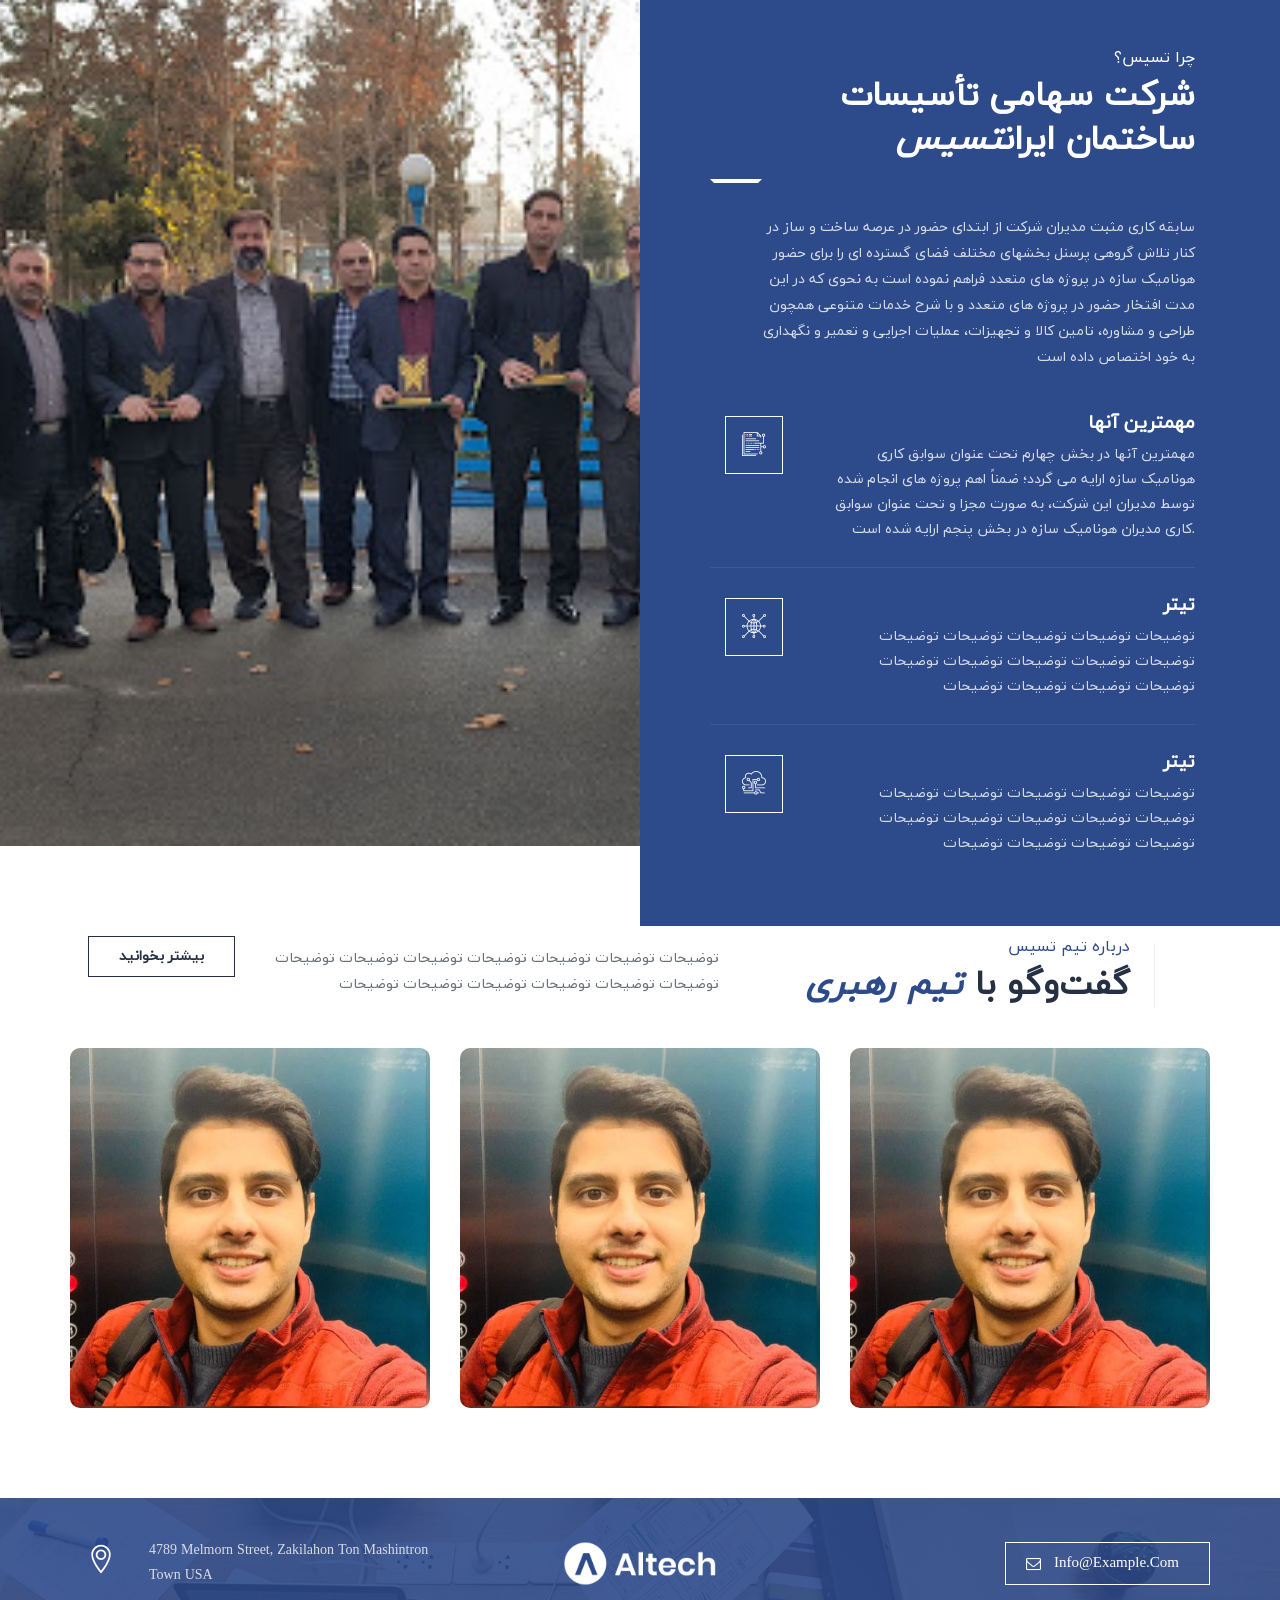
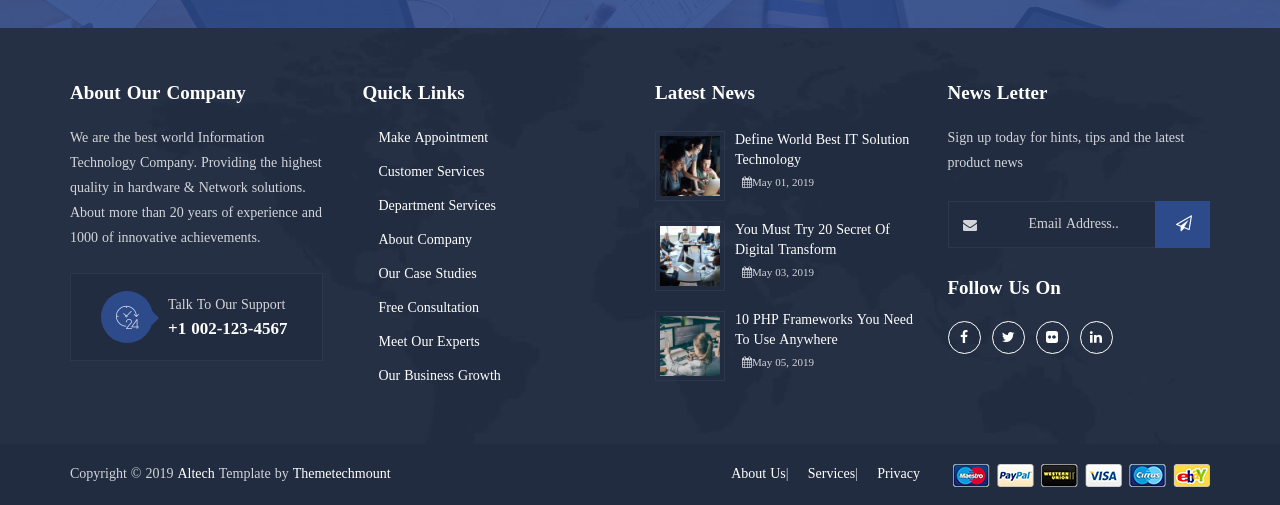
<file: alotasis HTML/about.html>
<!DOCTYPE html>
<html lang="en">

<head>
<meta charset="utf-8">
<meta http-equiv="X-UA-Compatible" content="IE=edge">
<meta name="keywords" content="HTML5 Template" />
<meta name="description" content="Altech – IT Sollutions and Services HTML Template" />
<meta name="author" content="https://www.themetechmount.com/" />
<meta name="viewport" content="width=device-width, initial-scale=1, maximum-scale=1" />
<title>درباره ما</title>

<!-- favicon icon -->
<link rel="shortcut icon" href="images/favicon.png" />

<!-- bootstrap -->
<link rel="stylesheet" type="text/css" href="css/bootstrap.min.css"/>

<!-- animate -->
<link rel="stylesheet" type="text/css" href="css/animate.css"/>

<!-- owl-carousel -->
<link rel="stylesheet" type="text/css" href="css/owl.carousel.css">

<!-- fontawesome -->
<link rel="stylesheet" type="text/css" href="css/font-awesome.css"/>

<!-- themify -->
<link rel="stylesheet" type="text/css" href="css/themify-icons.css"/>

<!-- flaticon -->
<link rel="stylesheet" type="text/css" href="css/flaticon.css"/>

<!-- prettyphoto -->
<link rel="stylesheet" type="text/css" href="css/prettyPhoto.css">

<!-- shortcodes -->
<link rel="stylesheet" type="text/css" href="css/shortcodes.css"/>

<!-- main -->
<link rel="stylesheet" type="text/css" href="css/main.css"/>

<!-- responsive -->
<link rel="stylesheet" type="text/css" href="css/responsive.css"/>

</head>

<body>

    <!--page start-->
    <div class="page">

        <!--header start-->
        <header id="masthead" class="header ttm-header-style-01">

            <!-- ttm-header-wrap -->
            <div class="ttm-header-wrap">
                <!-- ttm-stickable-header-w -->
                <div id="ttm-stickable-header-w" class="ttm-stickable-header-w clearfix">
                    <!-- ttm-topbar-wrapper -->
                    <div class="ttm-topbar-wrapper clearfix">
                        <div class="container">
                            <div class="ttm-topbar-content">
                                <ul class="top-contact text-left">
                                    <li><i class="fa fa-map-marker"></i>24 Tech Roqad st Ny 10023</li>
                                    <li><i class="fa fa-envelope-o"></i><a href="mailto:info@example.com.com">info@example.com</a></li>
                                </ul>
                                <div class="topbar-right text-right">
                                    <ul class="top-contact">
                                        <li><i class="fa fa-clock-o"></i>Office Hour: 08:00am - 6:00pm</li>
                                    </ul>
                                    <div class="ttm-social-links-wrapper list-inline">
                                        <ul class="social-icons">
                                            <li><a href="#" class=" tooltip-bottom" data-tooltip="Facebook"><i class="fa fa-facebook"></i></a>
                                            </li>
                                            <li><a href="#" class=" tooltip-bottom" data-tooltip="Twitter"><i class="fa fa-twitter"></i></a>
                                            </li>
                                            <li><a href="#" class=" tooltip-bottom" data-tooltip="Flickr"><i class="fa fa-flickr"></i></a>
                                            </li>
                                            <li><a href="#" class=" tooltip-bottom" data-tooltip="Linkedin"><i class="fa fa-linkedin"></i></a>
                                            </li>
                                        </ul>
                                    </div>
                                    <div class="header-btn">
                                        <a class="ttm-btn ttm-btn-size-md  ttm-btn-bgcolor-skincolor" href="#">Get A Quote</a>
                                    </div>
                                </div>
                            </div>
                        </div>
                    </div><!-- ttm-topbar-wrapper end -->
                    <div id="site-header-menu" class="site-header-menu">
                        <div class="site-header-menu-inner ttm-stickable-header">
                            <div class="container">
                                <!-- site-branding -->
                                <div class="site-branding">
                                    <a class="home-link" href="index.html" title="Altech" rel="home">
                                        <img id="logo-img" class="img-center" src="images/logo.png" alt="logo">
                                    </a>
                                </div><!-- site-branding end -->
                                <!--site-navigation -->
                                <div id="site-navigation" class="site-navigation">
                                    <div class="ttm-rt-contact">
                                        <!-- header-icons -->
                                        <div class="ttm-header-icons ">
                                            <span class="ttm-header-icon ttm-header-cart-link">
                                                <a href="#"><i class="ti ti-shopping-cart"></i>
                                                    <span class="number-cart">0</span>
                                                </a>
                                            </span>
                                            <div class="ttm-header-icon ttm-header-search-link">
                                                <a href="#"><i class="ti ti-search"></i></a>
                                                <div class="ttm-search-overlay">
                                                    <form method="get" class="ttm-site-searchform" action="#">
                                                        <div class="w-search-form-h">
                                                            <div class="w-search-form-row">
                                                                <div class="w-search-input">
                                                                    <input type="search" class="field searchform-s" name="s" placeholder="Type Word Then Enter...">
                                                                    <button type="submit">
                                                                        <i class="ti ti-search"></i>
                                                                    </button>
                                                                </div>
                                                            </div>
                                                        </div>
                                                    </form>
                                                </div>
                                            </div>
                                        </div><!-- header-icons end -->
                                    </div>
                                    <div class="ttm-menu-toggle">
                                        <input type="checkbox" id="menu-toggle-form" />
                                        <label for="menu-toggle-form" class="ttm-menu-toggle-block">
                                            <span class="toggle-block toggle-blocks-1"></span>
                                            <span class="toggle-block toggle-blocks-2"></span>
                                            <span class="toggle-block toggle-blocks-3"></span>
                                        </label>
                                    </div>
                                    <nav id="menu" class="menu">
                                        <ul class="dropdown">
                                           <li><a href="#">Home</a>
                                                <ul>
                                                    <li><a href="index.html">Homepage 1</a></li>
                                                    <li><a href="home-2.html">Homepage 2</a></li>
                                                    <li><a href="home-3.html">Homepage 3</a></li>
                                                    <li><a href="#">Header Styles</a>
                                                        <ul>
                                                            <li><a href="index.html">Header Style 01</a></li>
                                                            <li><a target="_blank" href="header-style-02.html">Header Style 02</a></li>
                                                            <li><a target="_blank" href="header-style-03.html">Header Style 03</a></li>
                                                        </ul>
                                                    </li>
                                                </ul>
                                            </li>
                                            <li class="active"><a href="#">Pages</a>
                                                <ul>
                                                    <li><a href="aboutus-01.html">About Us 1</a></li>
                                                    <li class="active"><a href="aboutus-02.html">About Us 2</a></li>
                                                    <li><a href="services-01.html">Services 1</a></li>
                                                    <li><a href="services-02.html">Services 2</a></li>
                                                    <li><a href="our-expert.html">Our Expert</a></li>
                                                    <li><a href="faq.html">FAQs</a></li>
                                                    <li><a href="contact-01.html">Contact Us 1</a></li>
                                                    <li><a href="contact-02.html">Contact Us 2</a></li>

                                                    <li><a href="error.html">Error Page</a></li>
                                                    <li><a href="element.html">Elements</a></li>
                                                </ul>
                                            </li>
                                            <li><a href="#">Services</a>
                                                <ul>
                                                    <li><a href="it-consultancy.html">IT Consultancy</a></li>
                                                    <li><a href="digital-services.html">Digital Services</a></li>
                                                    <li><a href="advisory-services.html">Advisory Services</a></li>
                                                    <li><a href="data-structuring.html">Data Structuring</a></li>
                                                    <li><a href="experience-design.html">Experience Design</a></li>
                                                    <li><a href="content-engineering.html">Content Engineering</a></li>
                                                </ul>
                                            </li>
                                            <li><a href="#">Project</a>
                                                <ul>
                                                    <li><a href="project-style-01.html">Project Style 1</a></li>
                                                    <li><a href="project-style-02.html">Project Style 2</a></li>
                                                    <li><a href="#">Project Single</a>
                                                        <ul>
                                                            <li><a href="single-style-01.html">Single Style 1</a></li>
                                                            <li><a href="single-style-02.html">Single Style 2</a></li>
                                                            <li><a href="single-style-03.html">Single Style 3</a></li>
                                                        </ul>
                                                    </li>
                                                </ul>
                                            </li>
                                            <li><a href="#">Blog</a>
                                                <ul>
                                                    <li><a href="blog.html">Blog Classic</a></li>
                                                    <li><a href="blog-grid.html">Blog Grid View</a></li>
                                                    <li><a href="blog-top-image.html">Blog Top Image</a></li>
                                                    <li><a href="blog-left-image.html">Blog Left Image</a></li>
                                                    <li><a href="single-blog.html">Blog Single View</a></li>
                                                </ul>
                                            </li>
                                            <li><a href="#">Shop</a>
                                                <ul>
                                                    <li><a href="shop.html">Default Shop</a></li>
                                                    <li><a href="product-details.html">Single Product Details</a></li>
                                                    <li><a href="cart.html">Cart</a></li>
                                                    <li><a href="checkout.html">Checkout</a></li>
                                                </ul>
                                            </li>
                                        </ul>
                                    </nav>
                                </div><!-- site-navigation end-->
                            </div>
                        </div>
                    </div>
                </div><!-- ttm-stickable-header-w end-->
            </div><!--ttm-header-wrap end -->

        </header><!--header end-->

        <!-- page-title -->
        <div class="ttm-page-title-row" style="background-image: url(images/slides/tasis5.jpg)!important;">
            <div class="container">
                <div class="row">
                    <div class="col-md-12">
                        <div class="title-box text-center">
                            <div class="page-title-heading">
                                <h1 class="title text-light">درباره تسیس</h1>
                            </div><!-- /.page-title-captions -->
                            <div class="breadcrumb-wrapper">
                                <span>
                                    <span class="text-light">درباره ما</span>
                                </span>
                                <span class="ttm-bread-sep">&nbsp; &nbsp;</span>
                                <a title="Homepage" href="index.html" class="text-light">صفحه اصلی<i class="ti ti-home ml-1"></i></a>

                            </div>
                        </div>
                    </div><!-- /.col-md-12 -->
                </div><!-- /.row -->
            </div><!-- /.container -->
        </div><!-- page-title end-->

        <!--site-main start-->
        <div class="site-main">

            <!-- aboutus-section -->
            <section class="ttm-row aboutus-section-style3 clearfix tasis-rtl">
                <div class="container">
                    <div class="row"><!-- row -->
                        <div class="col-lg-6">
                            <div class="position-relative">
                                <!-- ttm_single_image-wrapper -->
                                <div class="ttm_single_image-wrapper text-sm-center mr-35 res-991-m-0">
                                    <img class="img-fluid" src="images/tasis.jpg" title="single-img-nine" alt="single-img-nine">
                                </div><!-- ttm_single_image-wrapper end -->
                                <div class="ttm-highlight-fid-style-2">
                                    <!--ttm-fid-->
                                    <div class="ttm-fid inside without-icon">
                                        <div class="ttm-fid-contents">
                                            <h4 class="ttm-fid-inner">
                                                <span  class="tasis-byekan" data-appear-animation = "animateDigits"
                                                data-from             = "0"
                                                data-to               = "135"
                                                data-interval         = "5"
                                                data-before           = ""
                                                data-before-style     = "sup"
                                                data-after            = "+"
                                                data-after-style      = "sub"
                                            >135</span><span class="ml-5">+</span>
                                            </h4>
                                            <h3 class="ttm-fid-title">پروژه های موفقیت آمیز </h3>
                                        </div>
                                    </div><!-- ttm-fid end-->
                                </div>
                            </div>
                        </div>
                        <div class="col-lg-6">
                            <div class="res-991-mt-30">
                                <!-- section title -->
                                <div class="section-title with-desc clearfix">
                                    <div class="title-header">

                                        <h2 class="title"> شرکت سهامی تأسیسات <br> ساختمان ایران <span> تسیس </span></h2>
                                    </div>
                                    <div class="title-desc">
                                        <p>عمده اهداف شرکت تسیس عبارت است از :
--طرح ریزی ،آموزش ،تهیه ،نصب ونگهداری،بهسازی وبازسازی تاسیسات ساختمانی شامل تاسیسات مکانیکی والکتریکال وآسانسور وطرح های مربوط به به تاسیسات گاز وآب وفاضلاب وبرق وبهینه سازی مصرف انرژی وپایداری محیط زیست
--اعطای نمایندگی حرفه ای  در سراسر کشور (Franchise)وشبکه گسترده وکنترل شده ویکپارچه کسب وکار
--اورژانس  شبانه روزی وسیار تاسیسات(الو تسیس)
تحصیل نمایندگی از سازندگان وفروشندگان لواز مصرفی داخلی وخارجی در زمینه موضوع فعالیت
--مدیریت آکادمی حرفه ای تاسیسات
شرکت تسیس در طی بیش از 50 سال سابقه درخشان خود بزرگترین قرار دادها وتوفقات را در زمینه موضوع فعالیت خود را با وزارتخانه ها وسازمانهای دولتی وارتش وبخش خصوصی وسازندگان شهرک های بزرگ داشته است ،بطوریکه در دو ده اول عمر خود بیش از 90درصد آسانسور برج های مرتفع وبیش از 50درصد تاسیسات مکانیکی والکتریکی پروژهای عظیم را اجرا نموده است ونمونه های نیز در همین سایت معرفی شده است</p>
                                    </div>
                                </div><!-- section title end -->
                                <!-- row -->
                                <div class="row mt-15">
                                    <div class="col-12">
                                        <!-- featured-icon-box -->
                                        <div class="featured-icon-box style3 left-icon icon-align-top">
                                            <div class="featured-icon"><!-- featured-icon -->
                                                <div class="ttm-icon ttm-icon_element-color-skincolor ttm-icon_element-size-lg">
                                                    <i class="flaticon flaticon-tourism"></i>
                                                </div>
                                            </div>
                                            <div class="featured-content">
                                                <div class="featured-title"><!-- featured title -->
                                                    <h5>مدیریت آکادمی حرفه ای تاسیسات</h5>
                                                </div>
                                                <div class="featured-desc"><!-- featured desc -->
                                                    <p>شرکت تسیس در طی بیش از 50 سال سابقه درخشان خود بزرگترین قرار دادها وتوفقات را در زمینه موضوع فعالیت خود را با وزارتخانه ها وسازمانهای دولتی وارتش وبخش خصوصی وسازندگان شهرک های بزرگ داشته است ،بطوریکه در دو ده اول عمر خود بیش از 90درصد آسانسور برج های مرتفع وبیش از 50درصد تاسیسات مکانیکی والکتریکی پروژهای عظیم را اجرا نموده است ونمونه های نیز در همین سایت معرفی شده است
</p>
                                                </div>
                                            </div>
                                        </div>
                                    </div>
                                </div>
                                <!-- separator -->
                                <div class="separator">
                                    <div class="sep-line mt-25 mb-10"></div>
                                </div>
                                <!-- separator -->
                                <div class="row">
                                    <div class="col-12">
                                        <!-- featured-icon-box -->
                                        <div class="featured-icon-box style3 left-icon icon-align-top">
                                            <div class="featured-icon"><!-- featured-icon -->
                                                <div class="ttm-icon ttm-icon_element-color-skincolor ttm-icon_element-size-lg">
                                                    <i class="flaticon flaticon-process"></i>
                                                </div>
                                            </div>
                                            <div class="featured-content">
                                                <div class="featured-title"><!-- featured title -->
                                                    <h5>عوامل اصلی رشد سریع و قابل توجه</h5>
                                                </div>
                                                <div class="featured-desc"><!-- featured desc -->
                                                    <p>عوامل اصلی رشد سریع و قابل توجه شرکت را می توان در مواردی همچون پشتوانه فنی مدیران، تکیه بر نیروی انسانی مجرب و قابل اعتماد و آموزش مداوم آنها، حفظ حقوق مشتریان و کارفرمایان و پایبندی به رعایت اصول فنی و کیفی در کلیه مراحل تمامی پروژه های انجام شده و در دست انجام خلاصه نمود.</p>
                                                </div>
                                            </div>
                                        </div>
                                    </div>
                                </div>
                            </div>
                        </div>
                    </div>
                    <!-- row end -->
                </div>
            </section>
            <!-- aboutus-section end -->

            <!-- topzero-padding-section -->
            <section class="ttm-row zero-padding-section mt_80 res-991-mt-0 clearfix tasis-ltr">
                <div class="container">
                    <div class="row no-gutters">
                        <div class="col-lg-6">
                            <!-- col-bg-img-one -->
                            <div class="col-bg-img-one ttm-bg ttm-col-bgimage-yes ttm-left-span">
                               <div class="ttm-col-wrapper-bg-layer ttm-bg-layer">
                                    <div class="ttm-bg-layer-inner"></div>
                                </div>
                            </div>
                            <!-- Responsive View image -->
                            <img src="images/bg-image/tech.jpg" class="ttm-equal-height-image" alt="tech">
                        </div>
                        <div class="col-lg-6">
                            <div class="ttm-bgcolor-skincolor ttm-bg ttm-col-bgcolor-yes z-11 position-relative ttm-right-span">
                                <div class="ttm-col-wrapper-bg-layer ttm-bg-layer">
                                    <div class="ttm-bg-layer-inner"></div>
                                </div>
                                <div class="layer-content">
                                    <div class="spacing-1">
                                        <!-- section title -->
                                        <div class="section-title with-desc clearfix">
                                            <div class="title-header">
                                                <h5>چرا تسیس؟</h5>
                                                <h2 class="title">شرکت سهامی تأسیسات ساختمان ایران<span>تسیس</span></h2>
                                            </div>
                                            <div class="title-desc">
                                                <p>سابقه کاری مثبت مدیران شرکت از ابتدای حضور در عرصه ساخت و ساز در کنار تلاش گروهی پرسنل بخشهای مختلف فضای گسترده ای را برای حضور هونامیک سازه در پروژه های متعدد فراهم نموده است به نحوی که در این مدت افتخار حضور در پروژه های متعدد و با شرح خدمات متنوعی همچون طراحی و مشاوره، تامین کالا و تجهیزات، عملیات اجرایی و تعمیر و نگهداری به خود اختصاص داده است </p>
                                            </div>
                                        </div><!-- section title end -->
                                        <div class="row mt-40">
                                            <div class="col-12">
                                                <!-- featured-icon-box -->
                                                <div class="featured-icon-box style2 left-icon icon-align-top">
                                                    <div class="featured-icon"><!-- featured-icon -->
                                                        <div class="ttm-icon ttm-icon_element-border ttm-icon_element-color-white ttm-icon_element-size-md">
                                                            <i class="flaticon flaticon-process"></i>
                                                        </div>
                                                    </div>
                                                    <div class="featured-content">
                                                        <div class="featured-title"><!-- featured title -->
                                                            <h5>مهمترین آنها</h5>
                                                        </div>
                                                        <div class="featured-desc"><!-- featured desc -->
                                                            <p> مهمترین آنها در بخش چهارم تحت عنوان سوابق کاری هونامیک سازه ارایه می گردد؛ ضمناً اهم پروژه های انجام شده توسط مدیران این شرکت، به صورت مجزا و تحت عنوان سوابق کاری مدیران هونامیک سازه در بخش پنجم ارایه شده است.</p>
                                                        </div>
                                                    </div>
                                                </div>
                                            </div>
                                        </div>
                                        <!-- separator -->
                                        <div class="separator">
                                            <div class="sep-line mt-25 mb-25"></div>
                                        </div>
                                        <!-- separator -->
                                        <div class="row">
                                            <div class="col-12">
                                                <!-- featured-icon-box -->
                                                <div class="featured-icon-box style2 left-icon icon-align-top">
                                                    <div class="featured-icon"><!-- featured-icon -->
                                                        <div class="ttm-icon ttm-icon_element-border ttm-icon_element-color-white ttm-icon_element-size-md">
                                                            <i class="flaticon flaticon-system"></i>
                                                        </div>
                                                    </div>
                                                    <div class="featured-content">
                                                        <div class="featured-title"><!-- featured title -->
                                                            <h5>تیتر</h5>
                                                        </div>
                                                        <div class="featured-desc"><!-- featured desc -->
                                                            <p> توضیحات  توضیحات  توضیحات  توضیحات  توضیحات  توضیحات  توضیحات  توضیحات  توضیحات  توضیحات  توضیحات  توضیحات  توضیحات  توضیحات </p>
                                                        </div>
                                                    </div>
                                                </div>
                                            </div>
                                        </div>
                                        <!-- separator -->
                                        <div class="separator">
                                            <div class="sep-line mt-25 mb-25"></div>
                                        </div>
                                        <!-- separator -->
                                        <div class="row">
                                            <div class="col-12">
                                                <!-- featured-icon-box -->
                                                <div class="featured-icon-box style2 left-icon icon-align-top">
                                                    <div class="featured-icon"><!-- featured-icon -->
                                                        <div class="ttm-icon ttm-icon_element-border ttm-icon_element-color-white ttm-icon_element-size-md">
                                                            <i class="flaticon flaticon-data"></i>
                                                        </div>
                                                    </div>
                                                    <div class="featured-content">
                                                        <div class="featured-title"><!-- featured title -->
                                                          <h5>تیتر</h5>
                                                      </div>
                                                      <div class="featured-desc"><!-- featured desc -->
                                                          <p> توضیحات  توضیحات  توضیحات  توضیحات  توضیحات  توضیحات  توضیحات  توضیحات  توضیحات  توضیحات  توضیحات  توضیحات  توضیحات  توضیحات </p>
                                                      </div>
                                                    </div>
                                                </div>
                                            </div>
                                        </div>
                                    </div>
                                </div>
                            </div>
                        </div>
                    </div>
                </div>
            </section>
            <!-- topzero-padding-section -->

            <!-- team-section -->
            <section class="ttm-row team-section clearfix tasis-rtl">
                <div class="container">
                    <div class="row"><!-- row -->
                        <div class="col-lg-9 col-xl-10 col-md-9">
                            <!-- section-title -->
                            <div class="section-title style2 clearfix">
                                <div class="title-header">
                                    <h5>درباره تیم تسیس</h5>
                                    <h2 class="title"> گفت‌و‌گو با <span>تیم رهبری</span></h2>
                                </div>
                                <div class="title-desc"> توضیحات  توضیحات  توضیحات  توضیحات  توضیحات  توضیحات  توضیحات  توضیحات  توضیحات  توضیحات  توضیحات  توضیحات  توضیحات  </div>
                            </div><!-- section-title end -->
                        </div>
                        <div class="col-lg-3 col-xl-2 col-md-3">
                            <div class="text-md-right">
                                <a class="ttm-btn ttm-btn-size-md ttm-btn-style-border ttm-btn-color-darkgrey mb-40" href="#" title=""> بیشتر بخوانید </a>
                            </div>
                        </div>
                    </div>
                    <!-- row end -->
                    <!-- row -->
                    <div class="row">
                        <div class="team-slide owl-carousel" data-item="3" data-nav="false" data-dots="false" data-auto="false">
                            <!-- featured-imagebox-team -->
                            <div class="featured-imagebox featured-imagebox-team style2">
                                <div class="featured-thumbnail"><!-- featured-thumbnail -->
                                    <img class="img-fluid" src="images/team-member/ali.jpg" alt="image">
                                    <div class="ttm-social-links-wrapper">
                                        <ul class="social-icons list-inline"><!-- social-icons -->
                                            <li class="social-facebook"><a href="#"><i class="fa fa-facebook" aria-hidden="true"></i></a></li>
                                            <li class="social-twitter"><a href="#"><i class="fa fa-twitter" aria-hidden="true"></i></a></li>
                                            <li class="social-linkedin"><a href="#"><i class="fa fa-linkedin" aria-hidden="true"></i></a></li>
                                            <li class="social-googleplus"><a href="#"><i class="fa fa-google-plus" aria-hidden="true"></i></a></li>
                                        </ul>
                                    </div>
                                </div>
                                <div class="ttm-box-view-overlay">
                                    <div class="featured-content box-shadow">
                                        <div class="featured-title"><!-- featured-title -->
                                            <h5><a href="">شیرین رضایی</a></h5>
                                        </div>
                                        <p class="category">نرم افزار</p><!-- category -->
                                    </div>
                                </div>
                            </div><!-- featured-imagebox-team end-->
                            <!-- featured-imagebox-team -->
                            <div class="featured-imagebox featured-imagebox-team style2">
                                <div class="featured-thumbnail"><!-- featured-thumbnail -->
                                    <img class="img-fluid" src="images/team-member/ali.jpg" alt="image">
                                    <div class="ttm-social-links-wrapper">
                                        <ul class="social-icons list-inline"><!-- social-icons -->
                                            <li class="social-facebook"><a href="#"><i class="fa fa-facebook" aria-hidden="true"></i></a></li>
                                            <li class="social-twitter"><a href="#"><i class="fa fa-twitter" aria-hidden="true"></i></a></li>
                                            <li class="social-linkedin"><a href="#"><i class="fa fa-linkedin" aria-hidden="true"></i></a></li>
                                            <li class="social-googleplus"><a href="#"><i class="fa fa-google-plus" aria-hidden="true"></i></a></li>
                                        </ul>
                                    </div>
                                </div>
                                <div class="ttm-box-view-overlay">
                                    <div class="featured-content box-shadow">
                                        <div class="featured-title"><!-- featured-title -->
                                            <h5><a href="">رضا رضایی</a></h5>
                                        </div>
                                        <p class="category">طراح وبسایت</p><!-- category -->
                                    </div>
                                </div>
                            </div><!-- featured-imagebox-team end-->
                            <!-- featured-imagebox-team -->
                            <div class="featured-imagebox featured-imagebox-team style2">
                                <div class="featured-thumbnail"><!-- featured-thumbnail -->
                                    <img class="img-fluid" src="images/team-member/ali.jpg" alt="image">
                                    <div class="ttm-social-links-wrapper">
                                        <ul class="social-icons list-inline"><!-- social-icons -->
                                            <li class="social-facebook"><a href="#"><i class="fa fa-facebook" aria-hidden="true"></i></a></li>
                                            <li class="social-twitter"><a href="#"><i class="fa fa-twitter" aria-hidden="true"></i></a></li>
                                            <li class="social-linkedin"><a href="#"><i class="fa fa-linkedin" aria-hidden="true"></i></a></li>
                                            <li class="social-googleplus"><a href="#"><i class="fa fa-google-plus" aria-hidden="true"></i></a></li>
                                        </ul>
                                    </div>
                                </div>
                                <div class="ttm-box-view-overlay">
                                    <div class="featured-content box-shadow">
                                        <div class="featured-title"><!-- featured-title -->
                                            <h5><a href="">شیرین رضایی</a></h5>
                                        </div>
                                        <p class="category">نرم افزار</p><!-- category -->
                                    </div>
                                </div>
                            </div><!-- featured-imagebox-team end-->
                            <!-- featured-imagebox-team -->
                            <div class="featured-imagebox featured-imagebox-team style2">
                                <div class="featured-thumbnail"><!-- featured-thumbnail -->
                                    <img class="img-fluid" src="images/team-member/ali.jpg" alt="image">
                                    <div class="ttm-social-links-wrapper">
                                        <ul class="social-icons list-inline"><!-- social-icons -->
                                            <li class="social-facebook"><a href="#"><i class="fa fa-facebook" aria-hidden="true"></i></a></li>
                                            <li class="social-twitter"><a href="#"><i class="fa fa-twitter" aria-hidden="true"></i></a></li>
                                            <li class="social-linkedin"><a href="#"><i class="fa fa-linkedin" aria-hidden="true"></i></a></li>
                                            <li class="social-googleplus"><a href="#"><i class="fa fa-google-plus" aria-hidden="true"></i></a></li>
                                        </ul>
                                    </div>
                                </div>
                                <div class="ttm-box-view-overlay">
                                    <div class="featured-content box-shadow">
                                        <div class="featured-title"><!-- featured-title -->
                                            <h5><a href="">رضا رضایی</a></h5>
                                        </div>
                                        <p class="category">طراح وبسایت</p><!-- category -->
                                    </div>
                                </div>
                            </div><!-- featured-imagebox-team end-->
                        </div>
                    </div><!-- row end-->
                </div>
            </section>
            <!-- team-section end -->

            <!-- our-partner-section -->
          
             <!-- our-partner-section END-->

            <!-- blog-section end -->

            <!-- process-section end -->

        </div><!--site-main end-->

        <!--footer start-->
        <footer class="footer widget-footer clearfix">
            <div class="first-footer ttm-bgcolor-skincolor ttm-bg ttm-bgimage-yes bg-img1">
                <div class="ttm-row-wrapper-bg-layer ttm-bg-layer"></div>
                <div class="container">
                    <div class="row align-items-md-center">
                        <div class="col-lg-4 col-md-4 col-sm-12 order-md-2">
                            <div class="footer-logo text-sm-center">
                                <img src="images/footer-logo.png" alt="footer-logo">
                            </div>
                        </div>
                        <div class="col-lg-4 col-md-4 col-sm-6 order-md-1">
                            <div class="text-left">
                                <!--  featured-icon-box -->
                                <div class="featured-icon-box left-icon icon-align-top">
                                    <div class="featured-icon"><!--  featured-icon -->
                                        <div class="ttm-icon ttm-icon_element-color-white ttm-icon_element-size-md">
                                            <i class="ti ti-location-pin"></i><!--  ttm-icon -->
                                        </div>
                                    </div>
                                    <div class="featured-content"><!--  featured-content -->
                                        <div class="featured-desc">
                                            <p>4789 Melmorn Street, Zakilahon Ton Mashintron Town USA</p>
                                        </div>
                                    </div>
                                </div><!--  featured-icon-box END -->
                            </div>
                        </div>
                        <div class="col-lg-4 col-md-4 col-sm-6 order-md-3">
                            <div class="text-sm-right">
                                <a class="ttm-btn ttm-btn-size-md ttm-btn-style-border ttm-icon-btn-left ttm-btn-color-white" href="mailto:Info@example.com" title=""> Info@example.com <i class="fa fa-envelope-o"></i></a>
                            </div>
                        </div>
                    </div>
                </div>
            </div>
            <div class="second-footer ttm-textcolor-white bg-img2">
                <div class="container">
                    <div class="row">
                        <div class="col-xs-12 col-sm-12 col-md-6 col-lg-3 widget-area">
                            <div class="widget widget_text  clearfix">
                                <h3 class="widget-title">About Our Company</h3>
                                <div class="textwidget widget-text">
                                    We are the best world Information Technology Company. Providing the highest quality in hardware &amp; Network solutions. About more than 20 years of experience and 1000 of innovative achievements.
                                </div>
                                <div class="quicklink-box">
                                    <!--  featured-icon-box -->
                                    <div class="featured-icon-box left-icon">
                                        <div class="featured-icon"><!--  featured-icon -->
                                            <div class="ttm-icon ttm-icon_element-style-round ttm-icon_element-bgcolor-skincolor ttm-icon_element-size-md ttm-icon_element-style-round">
                                                <span class="flaticon flaticon-clock"></span><!--  ttm-icon -->
                                            </div>
                                        </div>
                                        <div class="featured-content"><!--  featured-content -->
                                            <div class="featured-desc"><!--  featured-desc -->
                                                <p>Talk To Our Support</p>
                                            </div>
                                            <div class="featured-title"><!--  featured-title -->
                                                <h5>+1 002-123-4567</h5>
                                            </div>
                                        </div>
                                    </div><!--  featured-icon-box END -->
                                </div>
                            </div>
                        </div>
                        <div class="col-xs-12 col-sm-12 col-md-6 col-lg-3 widget-area">
                            <div class="widget link-widget clearfix">
                               <h3 class="widget-title">Quick Links</h3>
                                <ul id="menu-footer-services">
                                    <li><a href="#">Make Appointment</a></li>
                                    <li><a href="#">Customer Services</a></li>
                                    <li><a href="#">Department Services</a></li>
                                    <li><a href="#">About Company</a></li>
                                    <li><a href="#">Our Case Studies</a></li>
                                    <li><a href="#">Free Consultation</a></li>
                                    <li><a href="#">Meet Our Experts</a></li>
                                    <li><a href="#">Our Business Growth</a></li>
                                </ul>
                            </div>
                        </div>
                        <div class="col-xs-12 col-sm-12 col-md-6 col-lg-3 widget-area">
                            <div class="widget widget_text clearfix">
                                <h3 class="widget-title">Latest News</h3>
                                <ul class="widget-post ttm-recent-post-list">
                                    <li>
                                        <a href="single-blog.html"><img src="images/blog/01.jpg" alt="post-img"></a>
                                        <a href="single-blog.html">Define World Best IT Solution Technology</a>
                                        <span class="post-date"><i class="fa fa-calendar"></i>May 01, 2019</span>
                                    </li>
                                    <li>
                                        <a href="single-blog.html"><img src="images/blog/02.jpg" alt="post-img"></a>
                                        <a href="single-blog.html">You Must Try 20 Secret Of Digital Transform</a>
                                        <span class="post-date"><i class="fa fa-calendar"></i>May 03, 2019</span>
                                    </li>
                                    <li>
                                        <a href="single-blog.html"><img src="images/blog/03.jpg" alt="post-img"></a>
                                        <a href="single-blog.html">10 PHP Frameworks You Need To Use Anywhere</a>
                                        <span class="post-date"><i class="fa fa-calendar"></i>May 05, 2019</span>
                                    </li>
                                </ul>
                            </div>
                        </div>
                        <div class="col-xs-12 col-sm-12 col-md-6 col-lg-3 widget-area">
                            <div class="widget flicker_widget clearfix">
                               <h3 class="widget-title">News Letter</h3>
                               <div class="textwidget widget-text">
                                    Sign up today for hints, tips and the latest product news
                                    <form id="subscribe-form" class="newsletter-form" method="post" action="#" data-mailchimp="true">
                                        <div class="mailchimp-inputbox clearfix" id="subscribe-content">
                                            <i class="fa fa-envelope"></i>
                                            <input type="email" name="email" placeholder="Email Address.." required="">
                                            <input type="submit" value="">
                                        </div>
                                        <div id="subscribe-msg"></div>
                                    </form>
                                    <h5 class="mb-20">Follow Us On</h5>
                                    <div class="social-icons circle social-hover">
                                        <ul class="list-inline">
                                            <li class="social-facebook"><a class="tooltip-top" target="_blank" href="#" data-tooltip="Facebook"><i class="fa fa-facebook" aria-hidden="true"></i></a></li>
                                            <li class="social-twitter"><a class="tooltip-top" target="_blank" href="#" data-tooltip="Twitter"><i class="fa fa-twitter" aria-hidden="true"></i></a></li>
                                            <li class="social-flickr"><a class=" tooltip-top" target="_blank" href="#" data-tooltip="flickr"><i class="fa fa-flickr" aria-hidden="true"></i></a></li>
                                            <li class="social-linkedin"><a class=" tooltip-top" target="_blank" href="#" data-tooltip="LinkedIn"><i class="fa fa-linkedin" aria-hidden="true"></i></a></li>
                                        </ul>
                                    </div>
                                </div>
                            </div>
                        </div>
                    </div>
                </div>
            </div>
            <div class="bottom-footer-text ttm-bgcolor-darkgrey ttm-textcolor-white">
                <div class="container">
                    <div class="row copyright">
                        <div class="col-md-6">
                            <div class="">
                                <span>Copyright © 2019&nbsp;<a href="#">Altech</a> Template by <a href="https://themetechmount.com/" target="_blank">Themetechmount</a></span>
                            </div>
                        </div>
                        <div class="col-md-6">
                            <div class="text-md-right res-767-mt-10">
                                <div class="d-lg-inline-flex">
                                    <ul id="menu-footer-menu" class="footer-nav-menu">
                                        <li><a href="#">About Us</a></li>
                                        <li><a href="#">Services</a></li>
                                        <li><a href="#">Privacy</a></li>
                                    </ul>
                                    <div class="float-md-right ml-20 res-767-ml-0">
                                        <img src="images/footer-payment-img.png" alt="payment-img">
                                    </div>
                                </div>
                            </div>
                        </div>
                    </div>
                </div>
            </div>
        </footer>
        <!--footer end-->

        <!--back-to-top start-->
        <a id="totop" href="#top">
            <i class="fa fa-angle-up mr-3"></i>
        </a>
        <!--back-to-top end-->

    </div><!-- page end -->

        <!-- Javascript -->

        <script src="js/jquery.min.js"></script>
        <script src="js/tether.min.js"></script>
        <script src="js/bootstrap.min.js"></script>
        <script src="js/jquery.easing.js"></script>
        <script src="js/jquery-waypoints.js"></script>
        <script src="js/jquery-validate.js"></script>
        <script src="js/owl.carousel.js"></script>
        <script src="js/jquery.prettyPhoto.js"></script>
        <script src="js/numinate.min6959.js?ver=4.9.3"></script>
        <script src="js/lazysizes.min.js"></script>
        <script src="js/main.js"></script>

        <!-- Javascript end-->

</body>

</html>
</file>
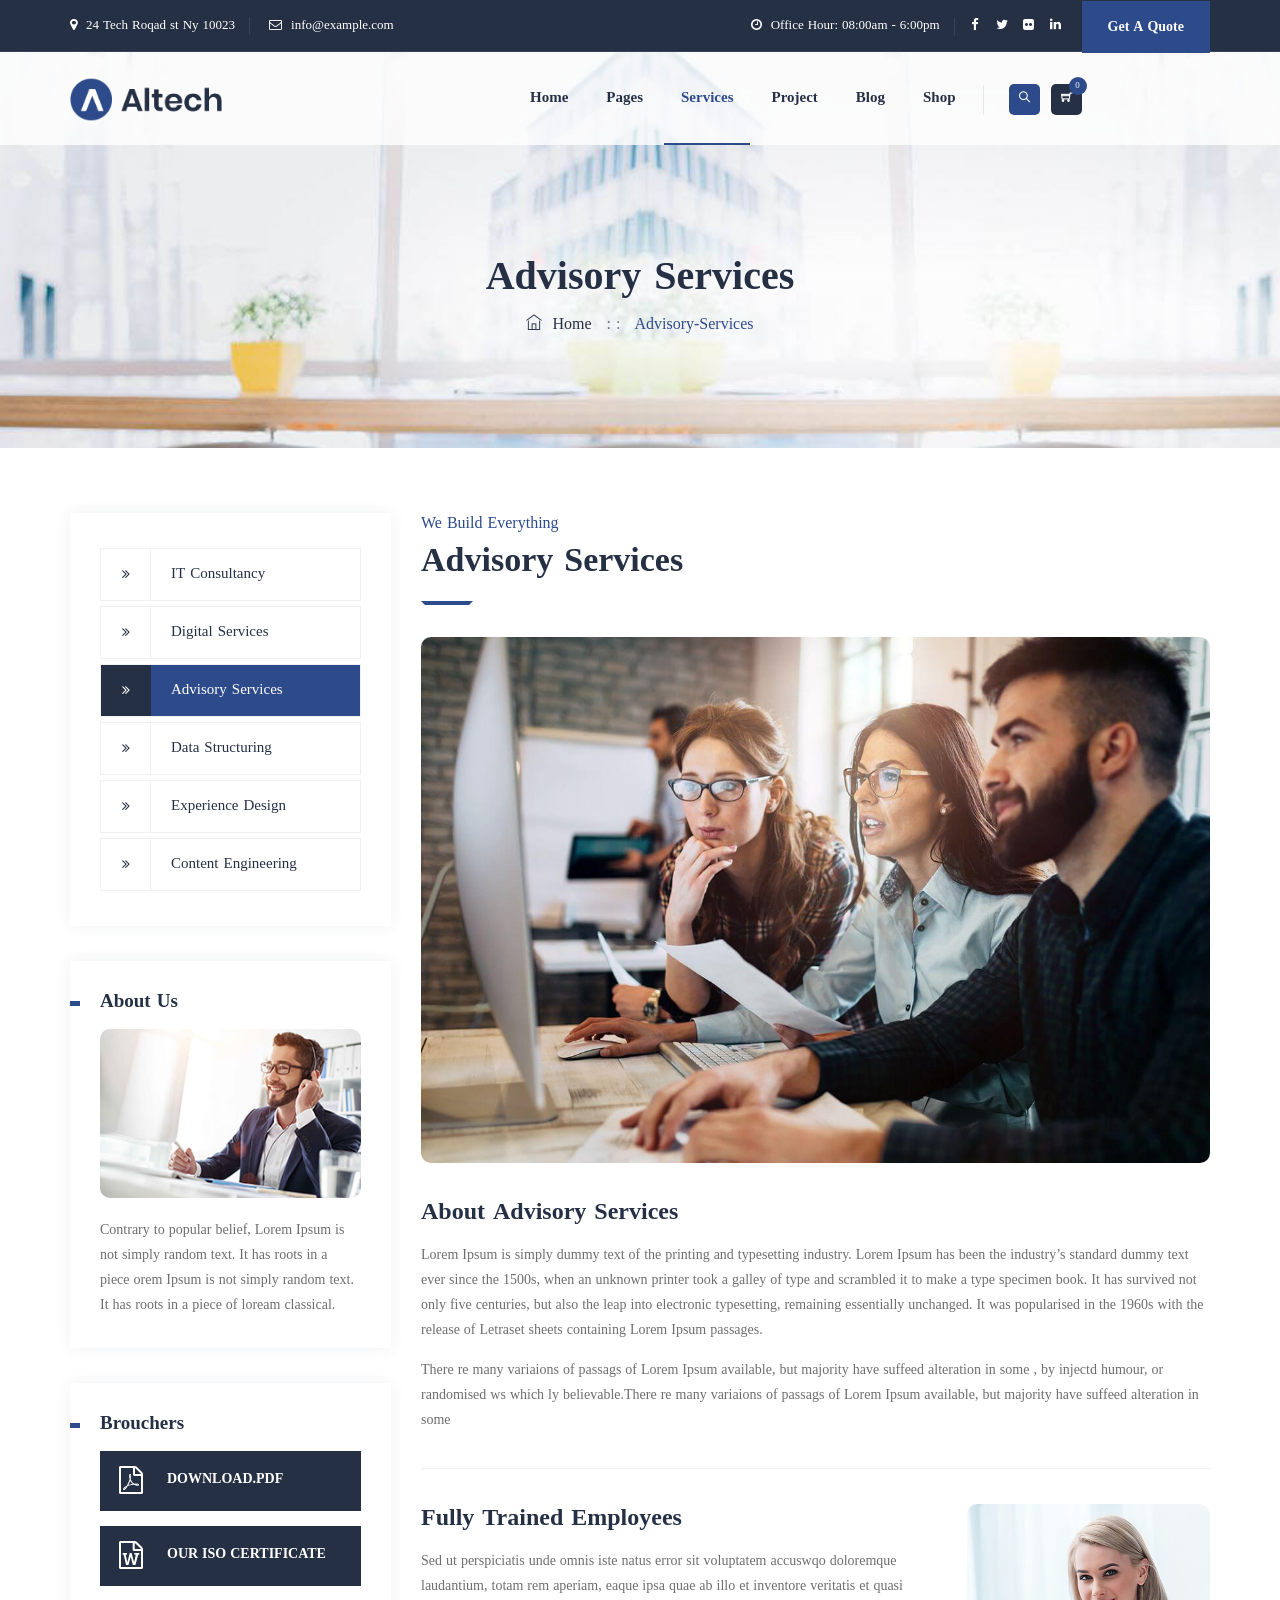
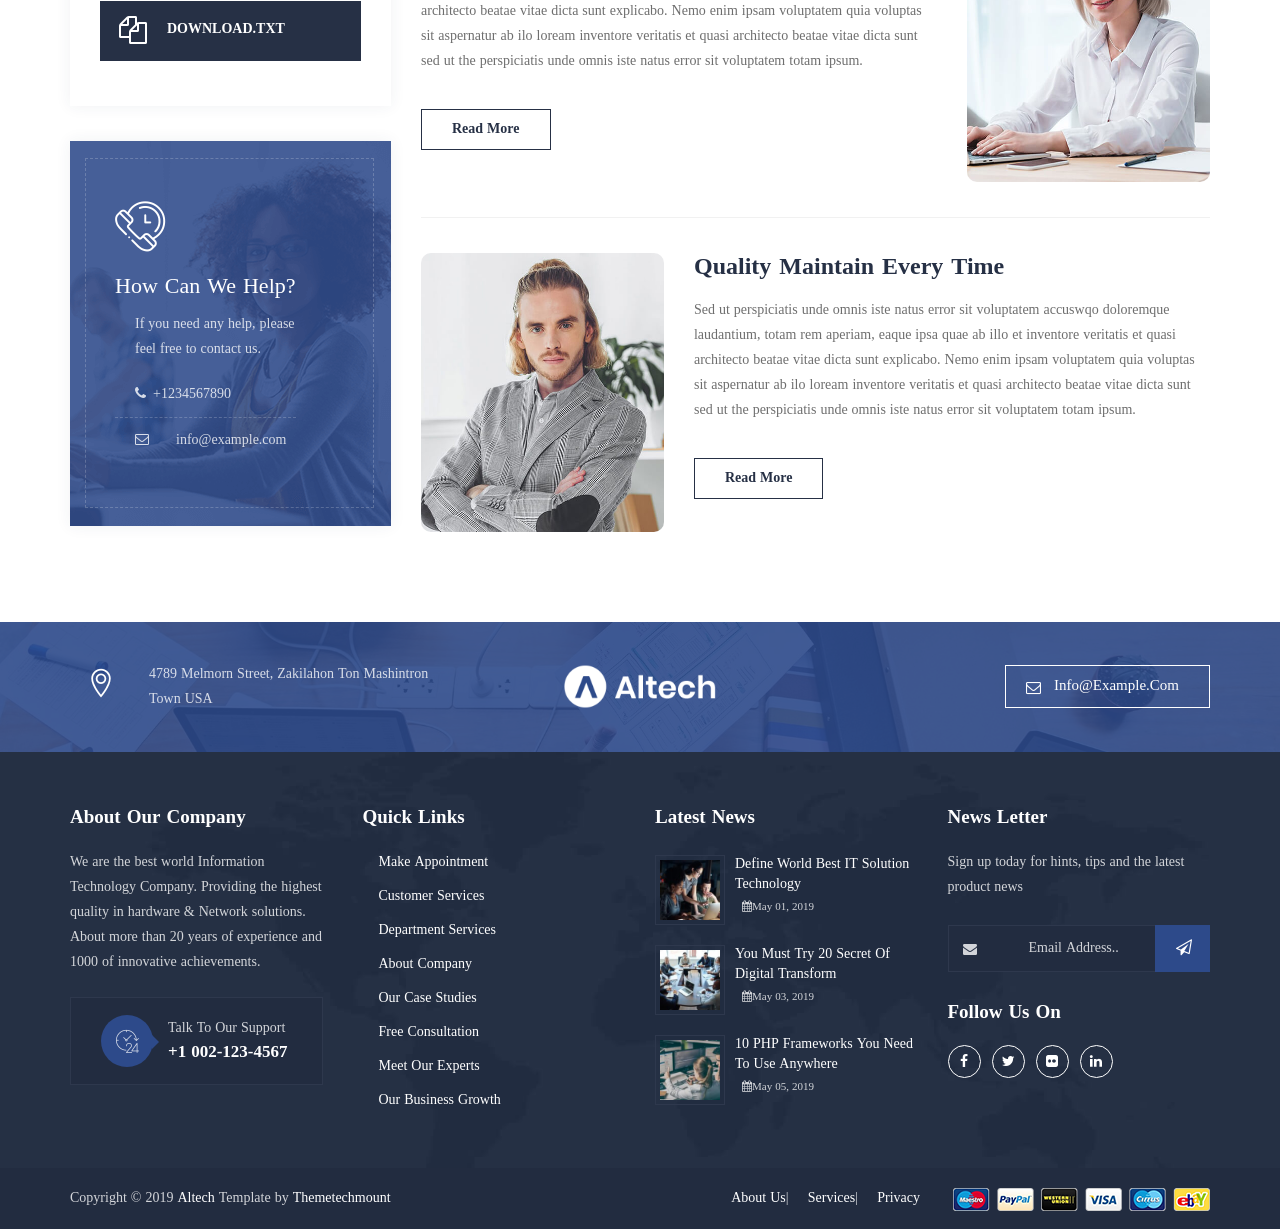
<file: alotasis HTML/advisory-services.html>
<!DOCTYPE html>
<html lang="en">

<!-- Mirrored from themetechmount.com/html/altech/advisory-services.html by HTTrack Website Copier/3.x [XR&CO'2014], Thu, 06 Feb 2020 10:58:28 GMT -->
<head>
<meta charset="utf-8">
<meta http-equiv="X-UA-Compatible" content="IE=edge">
<meta name="keywords" content="HTML5 Template" />
<meta name="description" content="Altech – IT Sollutions and Services HTML Template" />
<meta name="author" content="https://www.themetechmount.com/" />
<meta name="viewport" content="width=device-width, initial-scale=1, maximum-scale=1" />
<title>Altech – IT Solutions and Services HTML Template</title>

<!-- favicon icon -->
<link rel="shortcut icon" href="images/favicon.png" />

<!-- bootstrap -->
<link rel="stylesheet" type="text/css" href="css/bootstrap.min.css"/>

<!-- animate -->
<link rel="stylesheet" type="text/css" href="css/animate.css"/>

<!-- owl-carousel -->
<link rel="stylesheet" type="text/css" href="css/owl.carousel.css">

<!-- fontawesome -->
<link rel="stylesheet" type="text/css" href="css/font-awesome.css"/>

<!-- themify -->
<link rel="stylesheet" type="text/css" href="css/themify-icons.css"/>

<!-- flaticon -->
<link rel="stylesheet" type="text/css" href="css/flaticon.css"/>

<!-- prettyphoto -->
<link rel="stylesheet" type="text/css" href="css/prettyPhoto.css">

<!-- shortcodes -->
<link rel="stylesheet" type="text/css" href="css/shortcodes.css"/>

<!-- main -->
<link rel="stylesheet" type="text/css" href="css/main.css"/>

<!-- responsive -->
<link rel="stylesheet" type="text/css" href="css/responsive.css"/>

</head>

<body>

    <!--page start-->
    <div class="page">

        <!--header start-->
        <header id="masthead" class="header ttm-header-style-01">
            
            <!-- ttm-header-wrap -->
            <div class="ttm-header-wrap">
                <!-- ttm-stickable-header-w -->
                <div id="ttm-stickable-header-w" class="ttm-stickable-header-w clearfix">
                    <!-- ttm-topbar-wrapper -->
                    <div class="ttm-topbar-wrapper clearfix">
                        <div class="container">
                            <div class="ttm-topbar-content">
                                <ul class="top-contact text-left">
                                    <li><i class="fa fa-map-marker"></i>24 Tech Roqad st Ny 10023</li>
                                    <li><i class="fa fa-envelope-o"></i><a href="mailto:info@example.com.com">info@example.com</a></li>
                                </ul>
                                <div class="topbar-right text-right">
                                    <ul class="top-contact">
                                        <li><i class="fa fa-clock-o"></i>Office Hour: 08:00am - 6:00pm</li>
                                    </ul>
                                    <div class="ttm-social-links-wrapper list-inline">
                                        <ul class="social-icons">
                                            <li><a href="#" class=" tooltip-bottom" data-tooltip="Facebook"><i class="fa fa-facebook"></i></a>
                                            </li>
                                            <li><a href="#" class=" tooltip-bottom" data-tooltip="Twitter"><i class="fa fa-twitter"></i></a>
                                            </li>
                                            <li><a href="#" class=" tooltip-bottom" data-tooltip="Flickr"><i class="fa fa-flickr"></i></a>
                                            </li>
                                            <li><a href="#" class=" tooltip-bottom" data-tooltip="Linkedin"><i class="fa fa-linkedin"></i></a>
                                            </li>
                                        </ul>
                                    </div>
                                    <div class="header-btn">
                                        <a class="ttm-btn ttm-btn-size-md  ttm-btn-bgcolor-skincolor" href="#">Get A Quote</a>
                                    </div>
                                </div>
                            </div>
                        </div>
                    </div><!-- ttm-topbar-wrapper end -->
                    <div id="site-header-menu" class="site-header-menu">
                        <div class="site-header-menu-inner ttm-stickable-header">
                            <div class="container">
                                <!-- site-branding -->
                                <div class="site-branding">
                                    <a class="home-link" href="index.html" title="Altech" rel="home">
                                        <img id="logo-img" class="img-center" src="images/logo.png" alt="logo">
                                    </a>
                                </div><!-- site-branding end -->
                                <!--site-navigation -->
                                <div id="site-navigation" class="site-navigation">
                                    <div class="ttm-rt-contact">
                                        <!-- header-icons -->
                                        <div class="ttm-header-icons ">
                                            <span class="ttm-header-icon ttm-header-cart-link">
                                                <a href="#"><i class="ti ti-shopping-cart"></i>
                                                    <span class="number-cart">0</span>
                                                </a>
                                            </span>
                                            <div class="ttm-header-icon ttm-header-search-link">
                                                <a href="#"><i class="ti ti-search"></i></a>
                                                <div class="ttm-search-overlay">
                                                    <form method="get" class="ttm-site-searchform" action="#">
                                                        <div class="w-search-form-h">
                                                            <div class="w-search-form-row">
                                                                <div class="w-search-input">
                                                                    <input type="search" class="field searchform-s" name="s" placeholder="Type Word Then Enter...">
                                                                    <button type="submit">
                                                                        <i class="ti ti-search"></i>
                                                                    </button>
                                                                </div>
                                                            </div>
                                                        </div>
                                                    </form>
                                                </div>
                                            </div>
                                        </div><!-- header-icons end -->
                                    </div>
                                    <div class="ttm-menu-toggle">
                                        <input type="checkbox" id="menu-toggle-form" />
                                        <label for="menu-toggle-form" class="ttm-menu-toggle-block">
                                            <span class="toggle-block toggle-blocks-1"></span>
                                            <span class="toggle-block toggle-blocks-2"></span>
                                            <span class="toggle-block toggle-blocks-3"></span>
                                        </label>
                                    </div>
                                    <nav id="menu" class="menu">
                                        <ul class="dropdown">
                                           <li><a href="#">Home</a>
                                                <ul>
                                                    <li><a href="index.html">Homepage 1</a></li>
                                                    <li><a href="home-2.html">Homepage 2</a></li>
                                                    <li><a href="home-3.html">Homepage 3</a></li>
                                                    <li><a href="#">Header Styles</a>
                                                        <ul>
                                                            <li><a href="index.html">Header Style 01</a></li>
                                                            <li><a target="_blank" href="header-style-02.html">Header Style 02</a></li>
                                                            <li><a target="_blank" href="header-style-03.html">Header Style 03</a></li>
                                                        </ul>
                                                    </li>
                                                </ul>
                                            </li>
                                            <li><a href="#">Pages</a>
                                                <ul>
                                                    <li><a href="aboutus-01.html">About Us 1</a></li>
                                                    <li><a href="aboutus-02.html">About Us 2</a></li>
                                                    <li><a href="services-01.html">Services 1</a></li>
                                                    <li><a href="services-02.html">Services 2</a></li>
                                                    <li><a href="our-expert.html">Our Expert</a></li>
                                                    <li><a href="faq.html">FAQs</a></li>
                                                    <li><a href="contact-01.html">Contact Us 1</a></li>
                                                    <li><a href="contact-02.html">Contact Us 2</a></li>
                                                    
                                                    <li><a href="error.html">Error Page</a></li>
                                                    <li><a href="element.html">Elements</a></li>
                                                </ul>
                                            </li>
                                            <li class="active"><a href="#">Services</a>
                                                <ul>
                                                    <li><a href="it-consultancy.html">IT Consultancy</a></li>
                                                    <li><a href="digital-services.html">Digital Services</a></li>
                                                    <li class="active"><a href="advisory-services.html">Advisory Services</a></li>
                                                    <li><a href="data-structuring.html">Data Structuring</a></li>
                                                    <li><a href="experience-design.html">Experience Design</a></li>
                                                    <li><a href="content-engineering.html">Content Engineering</a></li>
                                                </ul>
                                            </li>
                                            <li><a href="#">Project</a>
                                                <ul>
                                                    <li><a href="project-style-01.html">Project Style 1</a></li>
                                                    <li><a href="project-style-02.html">Project Style 2</a></li>
                                                    <li><a href="#">Project Single</a>
                                                        <ul>
                                                            <li><a href="single-style-01.html">Single Style 1</a></li>
                                                            <li><a href="single-style-02.html">Single Style 2</a></li>
                                                            <li><a href="single-style-03.html">Single Style 3</a></li>
                                                        </ul>
                                                    </li>
                                                </ul>
                                            </li>
                                            <li><a href="#">Blog</a>
                                                <ul>
                                                    <li><a href="blog.html">Blog Classic</a></li>
                                                    <li><a href="blog-grid.html">Blog Grid View</a></li>
                                                    <li><a href="blog-top-image.html">Blog Top Image</a></li>
                                                    <li><a href="blog-left-image.html">Blog Left Image</a></li>
                                                    <li><a href="single-blog.html">Blog Single View</a></li>
                                                </ul>
                                            </li>
                                            <li><a href="#">Shop</a>
                                                <ul>
                                                    <li><a href="shop.html">Default Shop</a></li>
                                                    <li><a href="product-details.html">Single Product Details</a></li>
                                                    <li><a href="cart.html">Cart</a></li>
                                                    <li><a href="checkout.html">Checkout</a></li>
                                                </ul>
                                            </li>
                                        </ul>
                                    </nav>
                                </div><!-- site-navigation end-->
                            </div>
                        </div>
                    </div>
                </div><!-- ttm-stickable-header-w end-->
            </div><!--ttm-header-wrap end -->

        </header><!--header end-->

        <!-- page-title -->
        <div class="ttm-page-title-row">
            <div class="container">
                <div class="row">
                    <div class="col-md-12"> 
                        <div class="title-box text-center">
                            <div class="page-title-heading">
                                <h1 class="title"> Advisory Services</h1>
                            </div><!-- /.page-title-captions -->
                            <div class="breadcrumb-wrapper">
                                <span>
                                    <a title="Homepage" href="index.html"><i class="ti ti-home"></i>&nbsp;&nbsp;Home</a>
                                </span>
                                <span class="ttm-bread-sep">&nbsp; : : &nbsp;</span>
                                <span> Advisory-Services</span>
                            </div>  
                        </div>
                    </div><!-- /.col-md-12 -->  
                </div><!-- /.row -->  
            </div><!-- /.container -->                      
        </div><!-- page-title end-->

        <!--site-main start-->
        <div class="site-main">
        <!-- sidebar -->
        <div class="sidebar ttm-sidebar ttm-bgcolor-white clearfix">
            <div class="container">
                <!-- row -->
                <div class="row">
                    <div class="col-lg-9 content-area order-lg-2">
                        <!-- ttm-service-single-content-are -->
                        <!-- ttm-service-single-content-are -->
                        <div class="ttm-service-single-content-area">
                            <!-- section title -->
                            <div class="section-title with-desc text-left clearfix">
                                <div class="title-header">
                                    <h5>We Build everything</h5>
                                    <h2 class="title">Advisory Services</h2>
                                </div>
                            </div><!-- section title end -->
                            <div class="ttm_single_image-wrapper mb-35">
                                <img class="img-fluid" src="images/single-img-twelve.jpg" alt="single-img-twelve">
                            </div>
                            <div class="ttm-service-description">
                                <h4>About Advisory Services</h4>
                                <p>Lorem Ipsum is simply dummy text of the printing and typesetting industry. Lorem Ipsum has been the industry’s standard dummy text ever since the 1500s, when an unknown printer took a galley of type and scrambled it to make a type specimen book. It has survived not only five centuries, but also the leap into electronic typesetting, remaining essentially unchanged. It was popularised in the 1960s with the release of Letraset sheets containing Lorem Ipsum passages.</p>
                                <p>There re many variaions of passags of Lorem Ipsum available, but majority have suffeed alteration in some , by injectd humour, or randomised ws which ly believable.There re many variaions of passags of Lorem Ipsum available, but majority have suffeed alteration in some</p>
                                <!-- separator -->
                                <div class="separator">
                                    <div class="sep-line mt-35 mb-35 res-991-mtb-20"></div>
                                </div>
                                <!-- separator -->
                                <div class="row">
                                    <div class="col-md-8">
                                        <h4>Fully Trained Employees</h4>
                                        <p class="mb-35 res-991-mb-20">Sed ut perspiciatis unde omnis iste natus error sit voluptatem accuswqo doloremque laudantium, totam rem aperiam, eaque ipsa quae ab illo et inventore veritatis et quasi architecto beatae vitae dicta sunt explicabo. Nemo enim ipsam voluptatem quia voluptas sit aspernatur ab ilo loream inventore veritatis et quasi architecto beatae vitae dicta sunt sed ut the perspiciatis unde omnis iste natus error sit voluptatem totam ipsum.</p>
                                        <a href="#" class="ttm-btn ttm-btn-size-md ttm-btn-style-border ttm-btn-color-darkgrey">Read more</a>
                                    </div>
                                    <div class="col-md-4">
                                        <div class="ttm_single_image-wrapper res-767-mt-20">
                                            <img class="img-fluid" src="images/single-img-sixteen.jpg" alt="single-img-sixteen">
                                        </div>
                                    </div>
                                </div>
                                <!-- separator -->
                                <div class="separator">
                                    <div class="sep-line mt-35 mb-35 res-991-mtb-20"></div>
                                </div>
                                <!-- separator -->
                                <div class="row">
                                    <div class="col-md-4">
                                        <div class="ttm_single_image-wrapper mb-35 res-991-mb-20">
                                            <img class="img-fluid" src="images/single-img-seventeen.jpg" alt="single-img-seventeen">
                                        </div>
                                    </div>
                                    <div class="col-md-8">
                                        <h4 class="">Quality Maintain Every Time</h4>
                                        <p class="mb-35 res-991-mb-20">Sed ut perspiciatis unde omnis iste natus error sit voluptatem accuswqo doloremque laudantium, totam rem aperiam, eaque ipsa quae ab illo et inventore veritatis et quasi architecto beatae vitae dicta sunt explicabo. Nemo enim ipsam voluptatem quia voluptas sit aspernatur ab ilo loream inventore veritatis et quasi architecto beatae vitae dicta sunt sed ut the perspiciatis unde omnis iste natus error sit voluptatem totam ipsum.</p>
                                        <a href="#" class="ttm-btn ttm-btn-size-md ttm-btn-style-border ttm-btn-color-darkgrey">Read more</a>
                                    </div>
                                </div>
                            </div>
                        </div>
                        <!-- ttm-service-single-content-are end -->
                    </div>
                    <div class="col-lg-3 widget-area">
                        <aside class="widget widget-nav-menu">
                            <ul class="widget-menu">
                                <li><a href="it-consultancy.html">IT Consultancy</a></li>
                                <li><a href="digital-services.html">Digital Services</a></li>
                                <li class="active"><a href="advisory-services.html">Advisory Services</a></li>
                                <li><a href="data-structuring.html">Data Structuring</a></li>
                                <li><a href="experience-design.html">Experience Design</a></li>
                                <li><a href="content-engineering.html">Content Engineering</a></li>
                            </ul>
                        </aside>
                        <aside class="widget widget-text">
                            <h3 class="widget-title">About Us</h3>
                            <div class="ttm-author-widget">
                                <div class="author-widget_img">
                                    <img class="author-img img-fluid" src="images/author-img.jpg" alt="author image">
                                </div>
                                <h4 class="author-name">Altech-author</h4>
                                <p class="author-widget_text">Contrary to popular belief, Lorem Ipsum is not simply random text. It has roots in a piece orem Ipsum is not simply random text. It has roots in a piece of loream classical.</p>
                            </div>
                        </aside>
                        <aside class="widget widget-download">
                            <h3 class="widget-title">Brouchers</h3>
                            <ul class="download">
                                <li>
                                    <i class="fa fa-file-pdf-o"></i>
                                    <a href="#" title="Download">Download.pdf</a>
                                </li>
                                <li>
                                    <i class="fa fa-file-word-o"></i>
                                    <a href="#" title="Download">Our ISO Certificate</a>
                                </li>
                                <li>
                                    <i class="fa fa-files-o"></i>
                                    <a href="#" title="Download">Download.txt</a>
                                </li>
                            </ul>
                        </aside>
                        <aside class="widget widget_media_image">
                            <div class="banner-img-box ttm-textcolor-white text-left">
                                <div class="featured-content featured-content-banner">
                                    <i class="flaticon flaticon-call"></i>
                                    <div class="featured-title ttm-box-title">
                                        <h5>How Can We Help?</h5>
                                    </div>
                                    <div class="featured-desc">
                                        <p>If you need any help, please<br> feel free to contact us.</p>
                                    </div>
                                    <ul>
                                        <li><i class="fa fa-phone"></i>+1234567890</li>
                                        <li><i class="fa fa-envelope-o"></i><a href="mailto:info@example.com">info@example.com</a></li>
                                    </ul>
                                </div>
                            </div>
                        </aside>
                    </div>
                </div><!-- row end -->
            </div>
        </div>
        <!-- sidebar end -->
    </div><!--site-main end-->

        <!--footer start-->
        <footer class="footer widget-footer clearfix">
            <div class="first-footer ttm-bgcolor-skincolor ttm-bg ttm-bgimage-yes bg-img1">
                <div class="ttm-row-wrapper-bg-layer ttm-bg-layer"></div>
                <div class="container">
                    <div class="row align-items-md-center">
                        <div class="col-lg-4 col-md-4 col-sm-12 order-md-2">
                            <div class="footer-logo text-sm-center">
                                <img src="images/footer-logo.png" alt="footer-logo">
                            </div>
                        </div>
                        <div class="col-lg-4 col-md-4 col-sm-6 order-md-1">
                            <div class="text-left">
                                <!--  featured-icon-box --> 
                                <div class="featured-icon-box left-icon icon-align-top">
                                    <div class="featured-icon"><!--  featured-icon --> 
                                        <div class="ttm-icon ttm-icon_element-color-white ttm-icon_element-size-md">
                                            <i class="ti ti-location-pin"></i><!--  ttm-icon --> 
                                        </div>
                                    </div>
                                    <div class="featured-content"><!--  featured-content --> 
                                        <div class="featured-desc">
                                            <p>4789 Melmorn Street, Zakilahon Ton Mashintron Town USA</p>
                                        </div>
                                    </div>
                                </div><!--  featured-icon-box END -->
                            </div>
                        </div>
                        <div class="col-lg-4 col-md-4 col-sm-6 order-md-3">
                            <div class="text-sm-right">
                                <a class="ttm-btn ttm-btn-size-md ttm-btn-style-border ttm-icon-btn-left ttm-btn-color-white" href="mailto:Info@example.com" title=""> Info@example.com <i class="fa fa-envelope-o"></i></a>
                            </div>
                        </div>
                    </div>
                </div>
            </div>
            <div class="second-footer ttm-textcolor-white bg-img2">
                <div class="container">
                    <div class="row">
                        <div class="col-xs-12 col-sm-12 col-md-6 col-lg-3 widget-area">
                            <div class="widget widget_text  clearfix">
                                <h3 class="widget-title">About Our Company</h3>
                                <div class="textwidget widget-text">
                                    We are the best world Information Technology Company. Providing the highest quality in hardware &amp; Network solutions. About more than 20 years of experience and 1000 of innovative achievements.
                                </div>
                                <div class="quicklink-box">
                                    <!--  featured-icon-box --> 
                                    <div class="featured-icon-box left-icon">
                                        <div class="featured-icon"><!--  featured-icon --> 
                                            <div class="ttm-icon ttm-icon_element-style-round ttm-icon_element-bgcolor-skincolor ttm-icon_element-size-md ttm-icon_element-style-round">
                                                <span class="flaticon flaticon-clock"></span><!--  ttm-icon --> 
                                            </div>
                                        </div>
                                        <div class="featured-content"><!--  featured-content -->
                                            <div class="featured-desc"><!--  featured-desc -->
                                                <p>Talk To Our Support</p>
                                            </div>
                                            <div class="featured-title"><!--  featured-title -->
                                                <h5>+1 002-123-4567</h5>
                                            </div>
                                        </div>
                                    </div><!--  featured-icon-box END -->
                                </div>
                            </div>
                        </div>
                        <div class="col-xs-12 col-sm-12 col-md-6 col-lg-3 widget-area">
                            <div class="widget link-widget clearfix">
                               <h3 class="widget-title">Quick Links</h3>
                                <ul id="menu-footer-services">
                                    <li><a href="#">Make Appointment</a></li>
                                    <li><a href="#">Customer Services</a></li>
                                    <li><a href="#">Department Services</a></li>
                                    <li><a href="#">About Company</a></li>
                                    <li><a href="#">Our Case Studies</a></li>
                                    <li><a href="#">Free Consultation</a></li>
                                    <li><a href="#">Meet Our Experts</a></li>
                                    <li><a href="#">Our Business Growth</a></li>
                                </ul>
                            </div>
                        </div>
                        <div class="col-xs-12 col-sm-12 col-md-6 col-lg-3 widget-area">
                            <div class="widget widget_text clearfix">
                                <h3 class="widget-title">Latest News</h3>
                                <ul class="widget-post ttm-recent-post-list">
                                    <li>
                                        <a href="single-blog.html"><img src="images/blog/01.jpg" alt="post-img"></a>
                                        <a href="single-blog.html">Define World Best IT Solution Technology</a>
                                        <span class="post-date"><i class="fa fa-calendar"></i>May 01, 2019</span>
                                    </li>
                                    <li>
                                        <a href="single-blog.html"><img src="images/blog/02.jpg" alt="post-img"></a>
                                        <a href="single-blog.html">You Must Try 20 Secret Of Digital Transform</a>
                                        <span class="post-date"><i class="fa fa-calendar"></i>May 03, 2019</span>
                                    </li>
                                    <li>
                                        <a href="single-blog.html"><img src="images/blog/03.jpg" alt="post-img"></a>
                                        <a href="single-blog.html">10 PHP Frameworks You Need To Use Anywhere</a>
                                        <span class="post-date"><i class="fa fa-calendar"></i>May 05, 2019</span>
                                    </li>
                                </ul>
                            </div>
                        </div>
                        <div class="col-xs-12 col-sm-12 col-md-6 col-lg-3 widget-area">
                            <div class="widget flicker_widget clearfix">
                               <h3 class="widget-title">News Letter</h3>
                               <div class="textwidget widget-text">
                                    Sign up today for hints, tips and the latest product news
                                    <form id="subscribe-form" class="newsletter-form" method="post" action="#" data-mailchimp="true">
                                        <div class="mailchimp-inputbox clearfix" id="subscribe-content">
                                            <i class="fa fa-envelope"></i>
                                            <input type="email" name="email" placeholder="Email Address.." required="">
                                            <input type="submit" value="">
                                        </div>
                                        <div id="subscribe-msg"></div>
                                    </form>
                                    <h5 class="mb-20">Follow Us On</h5>
                                    <div class="social-icons circle social-hover">
                                        <ul class="list-inline">
                                            <li class="social-facebook"><a class="tooltip-top" target="_blank" href="#" data-tooltip="Facebook"><i class="fa fa-facebook" aria-hidden="true"></i></a></li>
                                            <li class="social-twitter"><a class="tooltip-top" target="_blank" href="#" data-tooltip="Twitter"><i class="fa fa-twitter" aria-hidden="true"></i></a></li>
                                            <li class="social-flickr"><a class=" tooltip-top" target="_blank" href="#" data-tooltip="flickr"><i class="fa fa-flickr" aria-hidden="true"></i></a></li>
                                            <li class="social-linkedin"><a class=" tooltip-top" target="_blank" href="#" data-tooltip="LinkedIn"><i class="fa fa-linkedin" aria-hidden="true"></i></a></li>
                                        </ul>
                                    </div>
                                </div>
                            </div>
                        </div>
                    </div>
                </div>
            </div>
            <div class="bottom-footer-text ttm-bgcolor-darkgrey ttm-textcolor-white">
                <div class="container">
                    <div class="row copyright">
                        <div class="col-md-6">
                            <div class="">
                                <span>Copyright © 2019&nbsp;<a href="#">Altech</a> Template by <a href="https://themetechmount.com/" target="_blank">Themetechmount</a></span>
                            </div>
                        </div>
                        <div class="col-md-6">
                            <div class="text-md-right res-767-mt-10">
                                <div class="d-lg-inline-flex">
                                    <ul id="menu-footer-menu" class="footer-nav-menu">
                                        <li><a href="#">About Us</a></li>
                                        <li><a href="#">Services</a></li>
                                        <li><a href="#">Privacy</a></li>
                                    </ul>
                                    <div class="float-md-right ml-20 res-767-ml-0">
                                        <img src="images/footer-payment-img.png" alt="payment-img">
                                    </div>
                                </div>
                            </div>
                        </div>
                    </div>
                </div>
            </div>
        </footer>
        <!--footer end-->

        <!--back-to-top start-->
        <a id="totop" href="#top">
            <i class="fa fa-angle-up"></i>
        </a>
        <!--back-to-top end-->

    </div><!-- page end -->

        <!-- Javascript -->

        <script src="js/jquery.min.js"></script>
        <script src="js/tether.min.js"></script>
        <script src="js/bootstrap.min.js"></script>
        <script src="js/jquery.easing.js"></script>    
        <script src="js/jquery-waypoints.js"></script>    
        <script src="js/jquery-validate.js"></script> 
        <script src="js/owl.carousel.js"></script>
        <script src="js/jquery.prettyPhoto.js"></script>
        <script src="js/numinate.min6959.js?ver=4.9.3"></script>
        <script src="js/lazysizes.min.js"></script>
        <script src="js/main.js"></script>

        <!-- Javascript end-->

</body>

<!-- Mirrored from themetechmount.com/html/altech/advisory-services.html by HTTrack Website Copier/3.x [XR&CO'2014], Thu, 06 Feb 2020 10:58:29 GMT -->
</html>
</file>
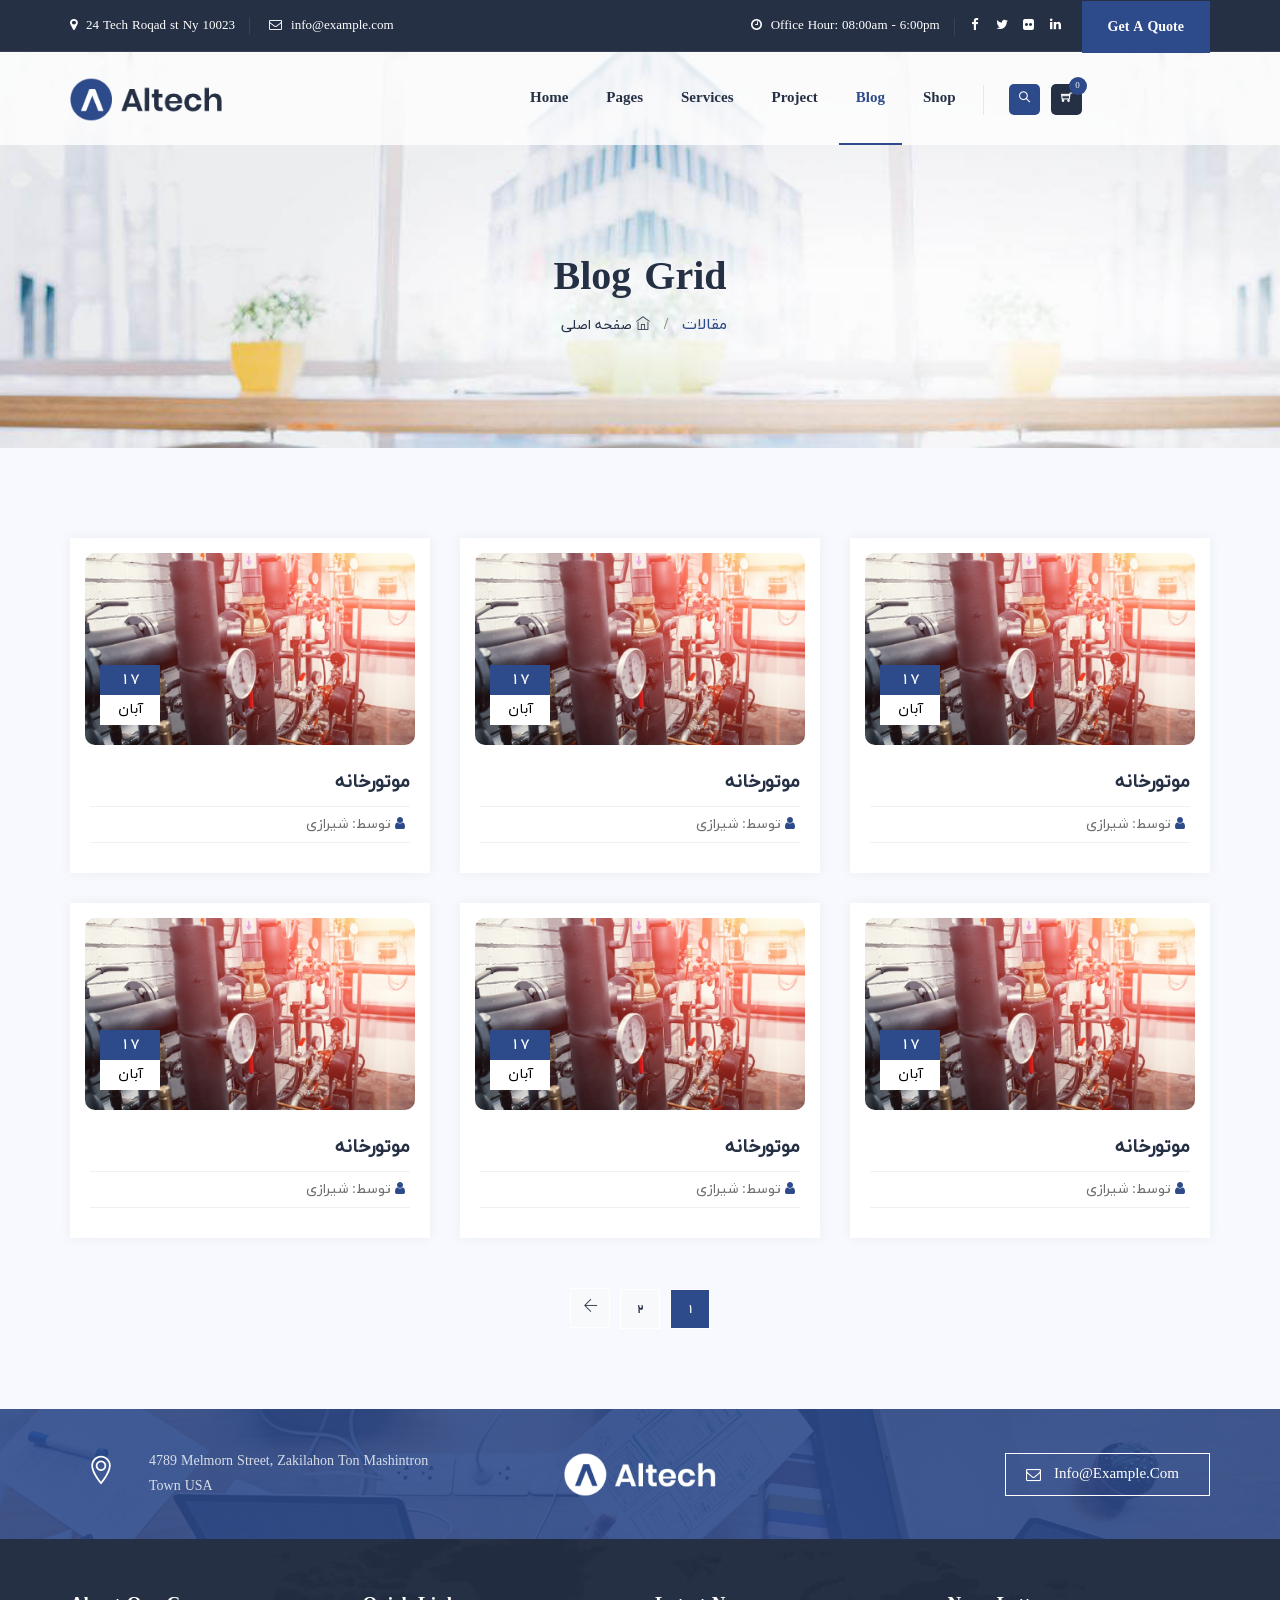
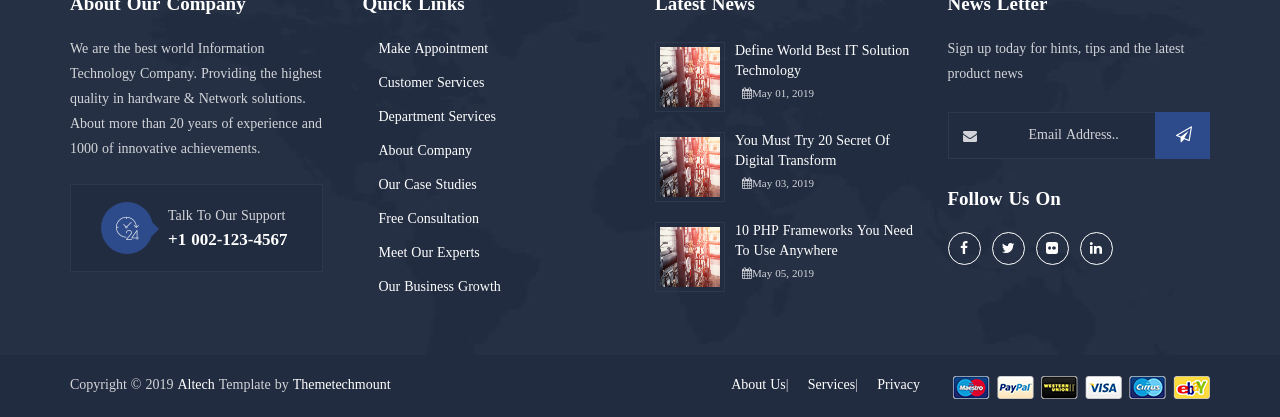
<file: alotasis HTML/blog-grid.html>
<!DOCTYPE html>
<html lang="en">

<head>
<meta charset="utf-8">
<meta http-equiv="X-UA-Compatible" content="IE=edge">
<meta name="keywords" content="HTML5 Template" />
<meta name="description" content="Altech – IT Sollutions and Services HTML Template" />
<meta name="author" content="https://www.themetechmount.com/" />
<meta name="viewport" content="width=device-width, initial-scale=1, maximum-scale=1" />
<title>Altech – IT Solutions and Services HTML Template</title>

<!-- favicon icon -->
<link rel="shortcut icon" href="images/favicon.png" />

<!-- bootstrap -->
<link rel="stylesheet" type="text/css" href="css/bootstrap.min.css"/>

<!-- animate -->
<link rel="stylesheet" type="text/css" href="css/animate.css"/>

<!-- owl-carousel -->
<link rel="stylesheet" type="text/css" href="css/owl.carousel.css">

<!-- fontawesome -->
<link rel="stylesheet" type="text/css" href="css/font-awesome.css"/>

<!-- themify -->
<link rel="stylesheet" type="text/css" href="css/themify-icons.css"/>

<!-- flaticon -->
<link rel="stylesheet" type="text/css" href="css/flaticon.css"/>

<!-- prettyphoto -->
<link rel="stylesheet" type="text/css" href="css/prettyPhoto.css">

<!-- shortcodes -->
<link rel="stylesheet" type="text/css" href="css/shortcodes.css"/>

<!-- main -->
<link rel="stylesheet" type="text/css" href="css/main.css"/>

<!-- responsive -->
<link rel="stylesheet" type="text/css" href="css/responsive.css"/>

</head>

<body>

    <!--page start-->
    <div class="page">

        <!--header start-->
        <header id="masthead" class="header ttm-header-style-01">

            <!-- ttm-header-wrap -->
            <div class="ttm-header-wrap">
                <!-- ttm-stickable-header-w -->
                <div id="ttm-stickable-header-w" class="ttm-stickable-header-w clearfix">
                    <!-- ttm-topbar-wrapper -->
                    <div class="ttm-topbar-wrapper clearfix">
                        <div class="container">
                            <div class="ttm-topbar-content">
                                <ul class="top-contact text-left">
                                    <li><i class="fa fa-map-marker"></i>24 Tech Roqad st Ny 10023</li>
                                    <li><i class="fa fa-envelope-o"></i><a href="mailto:info@example.com.com">info@example.com</a></li>
                                </ul>
                                <div class="topbar-right text-right">
                                    <ul class="top-contact">
                                        <li><i class="fa fa-clock-o"></i>Office Hour: 08:00am - 6:00pm</li>
                                    </ul>
                                    <div class="ttm-social-links-wrapper list-inline">
                                        <ul class="social-icons">
                                            <li><a href="#" class=" tooltip-bottom" data-tooltip="Facebook"><i class="fa fa-facebook"></i></a>
                                            </li>
                                            <li><a href="#" class=" tooltip-bottom" data-tooltip="Twitter"><i class="fa fa-twitter"></i></a>
                                            </li>
                                            <li><a href="#" class=" tooltip-bottom" data-tooltip="Flickr"><i class="fa fa-flickr"></i></a>
                                            </li>
                                            <li><a href="#" class=" tooltip-bottom" data-tooltip="Linkedin"><i class="fa fa-linkedin"></i></a>
                                            </li>
                                        </ul>
                                    </div>
                                    <div class="header-btn">
                                        <a class="ttm-btn ttm-btn-size-md  ttm-btn-bgcolor-skincolor" href="#">Get A Quote</a>
                                    </div>
                                </div>
                            </div>
                        </div>
                    </div><!-- ttm-topbar-wrapper end -->
                    <div id="site-header-menu" class="site-header-menu">
                        <div class="site-header-menu-inner ttm-stickable-header">
                            <div class="container">
                                <!-- site-branding -->
                                <div class="site-branding">
                                    <a class="home-link" href="index.html" title="Altech" rel="home">
                                        <img id="logo-img" class="img-center" src="images/logo.png" alt="logo">
                                    </a>
                                </div><!-- site-branding end -->
                                <!--site-navigation -->
                                <div id="site-navigation" class="site-navigation">
                                    <div class="ttm-rt-contact">
                                        <!-- header-icons -->
                                        <div class="ttm-header-icons ">
                                            <span class="ttm-header-icon ttm-header-cart-link">
                                                <a href="#"><i class="ti ti-shopping-cart"></i>
                                                    <span class="number-cart">0</span>
                                                </a>
                                            </span>
                                            <div class="ttm-header-icon ttm-header-search-link">
                                                <a href="#"><i class="ti ti-search"></i></a>
                                                <div class="ttm-search-overlay">
                                                    <form method="get" class="ttm-site-searchform" action="#">
                                                        <div class="w-search-form-h">
                                                            <div class="w-search-form-row">
                                                                <div class="w-search-input">
                                                                    <input type="search" class="field searchform-s" name="s" placeholder="Type Word Then Enter...">
                                                                    <button type="submit">
                                                                        <i class="ti ti-search"></i>
                                                                    </button>
                                                                </div>
                                                            </div>
                                                        </div>
                                                    </form>
                                                </div>
                                            </div>
                                        </div><!-- header-icons end -->
                                    </div>
                                    <div class="ttm-menu-toggle">
                                        <input type="checkbox" id="menu-toggle-form" />
                                        <label for="menu-toggle-form" class="ttm-menu-toggle-block">
                                            <span class="toggle-block toggle-blocks-1"></span>
                                            <span class="toggle-block toggle-blocks-2"></span>
                                            <span class="toggle-block toggle-blocks-3"></span>
                                        </label>
                                    </div>
                                    <nav id="menu" class="menu">
                                        <ul class="dropdown">
                                           <li><a href="#">Home</a>
                                                <ul>
                                                    <li><a href="index.html">Homepage 1</a></li>
                                                    <li><a href="home-2.html">Homepage 2</a></li>
                                                    <li><a href="home-3.html">Homepage 3</a></li>
                                                    <li><a href="#">Header Styles</a>
                                                        <ul>
                                                            <li><a href="index.html">Header Style 01</a></li>
                                                            <li><a target="_blank" href="header-style-02.html">Header Style 02</a></li>
                                                            <li><a target="_blank" href="header-style-03.html">Header Style 03</a></li>
                                                        </ul>
                                                    </li>
                                                </ul>
                                            </li>
                                            <li><a href="#">Pages</a>
                                                <ul>
                                                    <li><a href="aboutus-01.html">About Us 1</a></li>
                                                    <li><a href="aboutus-02.html">About Us 2</a></li>
                                                    <li><a href="services-01.html">Services 1</a></li>
                                                    <li><a href="services-02.html">Services 2</a></li>
                                                    <li><a href="our-expert.html">Our Expert</a></li>
                                                    <li><a href="faq.html">FAQs</a></li>
                                                    <li><a href="contact-01.html">Contact Us 1</a></li>
                                                    <li><a href="contact-02.html">Contact Us 2</a></li>

                                                    <li><a href="error.html">Error Page</a></li>
                                                    <li><a href="element.html">Elements</a></li>
                                                </ul>
                                            </li>
                                            <li><a href="#">Services</a>
                                                <ul>
                                                    <li><a href="it-consultancy.html">IT Consultancy</a></li>
                                                    <li><a href="digital-services.html">Digital Services</a></li>
                                                    <li><a href="advisory-services.html">Advisory Services</a></li>
                                                    <li><a href="data-structuring.html">Data Structuring</a></li>
                                                    <li><a href="experience-design.html">Experience Design</a></li>
                                                    <li><a href="content-engineering.html">Content Engineering</a></li>
                                                </ul>
                                            </li>
                                            <li><a href="#">Project</a>
                                                <ul>
                                                    <li><a href="project-style-01.html">Project Style 1</a></li>
                                                    <li><a href="project-style-02.html">Project Style 2</a></li>
                                                    <li><a href="#">Project Single</a>
                                                        <ul>
                                                            <li><a href="single-style-01.html">Single Style 1</a></li>
                                                            <li><a href="single-style-02.html">Single Style 2</a></li>
                                                            <li><a href="single-style-03.html">Single Style 3</a></li>
                                                        </ul>
                                                    </li>
                                                </ul>
                                            </li>
                                            <li class="active"><a href="#">Blog</a>
                                                <ul>
                                                    <li><a href="blog.html">Blog Classic</a></li>
                                                    <li class="active"><a href="blog-grid.html">Blog Grid View</a></li>
                                                    <li><a href="blog-top-image.html">Blog Top Image</a></li>
                                                    <li><a href="blog-left-image.html">Blog Left Image</a></li>
                                                    <li><a href="single-blog.html">Blog Single View</a></li>
                                                </ul>
                                            </li>
                                            <li><a href="#">Shop</a>
                                                <ul>
                                                    <li><a href="shop.html">Default Shop</a></li>
                                                    <li><a href="product-details.html">Single Product Details</a></li>
                                                    <li><a href="cart.html">Cart</a></li>
                                                    <li><a href="checkout.html">Checkout</a></li>
                                                </ul>
                                            </li>
                                        </ul>
                                    </nav>
                                </div><!-- site-navigation end-->
                            </div>
                        </div>
                    </div>
                </div><!-- ttm-stickable-header-w end-->
            </div><!--ttm-header-wrap end -->

        </header><!--header end-->

        <!-- page-title -->
        <div class="ttm-page-title-row">
            <div class="container">
                <div class="row">
                    <div class="col-md-12">
                        <div class="title-box text-center">
                            <div class="page-title-heading">
                                <h1 class="title">Blog Grid</h1>
                            </div><!-- /.page-title-captions -->
                            <div class="breadcrumb-wrapper">
                                    <a title="Homepage" href="index.html">&nbsp;&nbsp;صفحه اصلی<i class="ti ti-home ml-1"></i></a>
                                <span class="ttm-bread-sep">&nbsp; / &nbsp;</span>
                                  <span>مقالات</span>

                            </span>

                            </div>
                        </div>
                    </div><!-- /.col-md-12 -->
                </div><!-- /.row -->
            </div><!-- /.container -->
        </div><!-- page-title end-->

        <!--site-main start-->
        <div class="site-main">

            <!-- blog-section end -->
            <section class="ttm-row grid-section ttm-bgcolor-grey clearfix tasis-rtl">
                <div class="container">
                    <!-- row -->
                    <div class="row">
                        <div class="col-lg-4 col-md-6">
                            <!-- featured-imagebox-blog -->
                            <div class="featured-imagebox featured-imagebox-blog style2 mb-30">
                                <div class="featured-thumbnail"><!-- featured-thumbnail -->
                                    <img class="img-fluid" src="images/blog/mk.jpg" alt="">
                                    <div class="ttm-blog-overlay-iconbox">
                                        <a href="single-blog.html"><i class="ti ti-plus"></i></a>
                                    </div>
                                    <div class="ttm-box-view-overlay"></div>
                                </div>
                                <div class="featured-content"><!-- featured-content -->
                                    <div class="ttm-box-post-date"><!-- ttm-box-post-date -->
                                        <span class="ttm-entry-date">
                                            <time class="entry-date tasis-byekan" datetime="2019-01-16T07:07:55+00:00">17<span class="entry-month entry-year">آبان</span></time>
                                        </span>
                                    </div>
                                    <div class="featured-title"><!-- featured-title -->
                                        <h5><a href="single-blog.html">موتورخانه</a></h5>
                                    </div>
                                    <div class="post-meta"><!-- post-meta -->

                                        <span class="ttm-meta-line"><i class="fa fa-user ml-1"></i>توسط: شیرازی</span>
                                    </div>
                                </div>
                            </div><!-- featured-imagebox-blog end -->
                        </div>
                        <div class="col-lg-4 col-md-6">
                            <!-- featured-imagebox-blog -->
                            <div class="featured-imagebox featured-imagebox-blog style2 mb-30">
                                <div class="featured-thumbnail"><!-- featured-thumbnail -->
                                    <img class="img-fluid" src="images/blog/mk.jpg" alt="">
                                    <div class="ttm-blog-overlay-iconbox">
                                        <a href="single-blog.html"><i class="ti ti-plus"></i></a>
                                    </div>
                                    <div class="ttm-box-view-overlay"></div>
                                </div>
                                <div class="featured-content"><!-- featured-content -->
                                    <div class="ttm-box-post-date"><!-- ttm-box-post-date -->
                                        <span class="ttm-entry-date">
                                            <time class="entry-date tasis-byekan" datetime="2019-01-16T07:07:55+00:00">17<span class="entry-month entry-year">آبان</span></time>
                                        </span>
                                    </div>
                                    <div class="featured-title"><!-- featured-title -->
                                        <h5><a href="single-blog.html">موتورخانه</a></h5>
                                    </div>
                                    <div class="post-meta"><!-- post-meta -->

                                        <span class="ttm-meta-line"><i class="fa fa-user ml-1"></i>توسط: شیرازی</span>
                                    </div>
                                </div>
                            </div><!-- featured-imagebox-blog end -->
                        </div>
                        <div class="col-lg-4 col-md-6">
                            <!-- featured-imagebox-blog -->
                            <div class="featured-imagebox featured-imagebox-blog style2 mb-30">
                                <div class="featured-thumbnail"><!-- featured-thumbnail -->
                                    <img class="img-fluid" src="images/blog/mk.jpg" alt="">
                                    <div class="ttm-blog-overlay-iconbox">
                                        <a href="single-blog.html"><i class="ti ti-plus"></i></a>
                                    </div>
                                    <div class="ttm-box-view-overlay"></div>
                                </div>
                                <div class="featured-content"><!-- featured-content -->
                                    <div class="ttm-box-post-date"><!-- ttm-box-post-date -->
                                        <span class="ttm-entry-date">
                                            <time class="entry-date tasis-byekan" datetime="2019-01-16T07:07:55+00:00">17<span class="entry-month entry-year">آبان</span></time>
                                        </span>
                                    </div>
                                    <div class="featured-title"><!-- featured-title -->
                                        <h5><a href="single-blog.html">موتورخانه</a></h5>
                                    </div>
                                    <div class="post-meta"><!-- post-meta -->

                                        <span class="ttm-meta-line"><i class="fa fa-user ml-1"></i>توسط: شیرازی</span>
                                    </div>
                                </div>
                            </div><!-- featured-imagebox-blog end -->
                        </div>
                        <div class="col-lg-4 col-md-6">
                            <!-- featured-imagebox-blog -->
                            <div class="featured-imagebox featured-imagebox-blog style2 mb-30">
                                <div class="featured-thumbnail"><!-- featured-thumbnail -->
                                    <img class="img-fluid" src="images/blog/mk.jpg" alt="">
                                    <div class="ttm-blog-overlay-iconbox">
                                        <a href="single-blog.html"><i class="ti ti-plus"></i></a>
                                    </div>
                                    <div class="ttm-box-view-overlay"></div>
                                </div>
                                <div class="featured-content"><!-- featured-content -->
                                    <div class="ttm-box-post-date"><!-- ttm-box-post-date -->
                                        <span class="ttm-entry-date">
                                            <time class="entry-date tasis-byekan" datetime="2019-01-16T07:07:55+00:00">17<span class="entry-month entry-year">آبان</span></time>
                                        </span>
                                    </div>
                                    <div class="featured-title"><!-- featured-title -->
                                        <h5><a href="single-blog.html">موتورخانه</a></h5>
                                    </div>
                                    <div class="post-meta"><!-- post-meta -->

                                        <span class="ttm-meta-line"><i class="fa fa-user ml-1"></i>توسط: شیرازی</span>
                                    </div>
                                </div>
                            </div><!-- featured-imagebox-blog end -->
                        </div>
                        <div class="col-lg-4 col-md-6">
                            <!-- featured-imagebox-blog -->
                            <div class="featured-imagebox featured-imagebox-blog style2 mb-30">
                                <div class="featured-thumbnail"><!-- featured-thumbnail -->
                                    <img class="img-fluid" src="images/blog/mk.jpg" alt="">
                                    <div class="ttm-blog-overlay-iconbox">
                                        <a href="single-blog.html"><i class="ti ti-plus"></i></a>
                                    </div>
                                    <div class="ttm-box-view-overlay"></div>
                                </div>
                                <div class="featured-content"><!-- featured-content -->
                                    <div class="ttm-box-post-date"><!-- ttm-box-post-date -->
                                        <span class="ttm-entry-date">
                                            <time class="entry-date tasis-byekan" datetime="2019-01-16T07:07:55+00:00">17<span class="entry-month entry-year">آبان</span></time>
                                        </span>
                                    </div>
                                    <div class="featured-title"><!-- featured-title -->
                                        <h5><a href="single-blog.html">موتورخانه</a></h5>
                                    </div>
                                    <div class="post-meta"><!-- post-meta -->

                                        <span class="ttm-meta-line"><i class="fa fa-user ml-1"></i>توسط: شیرازی</span>
                                    </div>
                                </div>
                            </div><!-- featured-imagebox-blog end -->
                        </div>
                        <div class="col-lg-4 col-md-6">
                            <!-- featured-imagebox-blog -->
                            <div class="featured-imagebox featured-imagebox-blog style2 mb-30">
                                <div class="featured-thumbnail"><!-- featured-thumbnail -->
                                    <img class="img-fluid" src="images/blog/mk.jpg" alt="">
                                    <div class="ttm-blog-overlay-iconbox">
                                        <a href="single-blog.html"><i class="ti ti-plus"></i></a>
                                    </div>
                                    <div class="ttm-box-view-overlay"></div>
                                </div>
                                <div class="featured-content"><!-- featured-content -->
                                    <div class="ttm-box-post-date"><!-- ttm-box-post-date -->
                                        <span class="ttm-entry-date">
                                            <time class="entry-date tasis-byekan" datetime="2019-01-16T07:07:55+00:00">17<span class="entry-month entry-year">آبان</span></time>
                                        </span>
                                    </div>
                                    <div class="featured-title"><!-- featured-title -->
                                        <h5><a href="single-blog.html">موتورخانه</a></h5>
                                    </div>
                                    <div class="post-meta"><!-- post-meta -->

                                        <span class="ttm-meta-line"><i class="fa fa-user ml-1"></i>توسط: شیرازی</span>
                                    </div>
                                </div>
                            </div><!-- featured-imagebox-blog end -->
                        </div>
                    </div><!-- row end -->
                    <div class="row">
                        <div class="col-md-12 text-center">
                            <div class="ttm-pagination">
                                <span class="page-numbers current tasis-byekan">1</span>
                                <a class="page-numbers tasis-byekan" href="#">2</a>
                                <a class="next page-numbers" href="#"><i class="ti ti-arrow-left"></i></a>
                            </div>
                        </div>
                    </div>
                </div>
            </section>
            <!-- process-section end -->

        </div><!--site-main end-->

        <!--footer start-->
        <footer class="footer widget-footer clearfix">
            <div class="first-footer ttm-bgcolor-skincolor ttm-bg ttm-bgimage-yes bg-img1">
                <div class="ttm-row-wrapper-bg-layer ttm-bg-layer"></div>
                <div class="container">
                    <div class="row align-items-md-center">
                        <div class="col-lg-4 col-md-4 col-sm-12 order-md-2">
                            <div class="footer-logo text-sm-center">
                                <img src="images/footer-logo.png" alt="footer-logo">
                            </div>
                        </div>
                        <div class="col-lg-4 col-md-4 col-sm-6 order-md-1">
                            <div class="text-left">
                                <!--  featured-icon-box -->
                                <div class="featured-icon-box left-icon icon-align-top">
                                    <div class="featured-icon"><!--  featured-icon -->
                                        <div class="ttm-icon ttm-icon_element-color-white ttm-icon_element-size-md">
                                            <i class="ti ti-location-pin"></i><!--  ttm-icon -->
                                        </div>
                                    </div>
                                    <div class="featured-content"><!--  featured-content -->
                                        <div class="featured-desc">
                                            <p>4789 Melmorn Street, Zakilahon Ton Mashintron Town USA</p>
                                        </div>
                                    </div>
                                </div><!--  featured-icon-box END -->
                            </div>
                        </div>
                        <div class="col-lg-4 col-md-4 col-sm-6 order-md-3">
                            <div class="text-sm-right">
                                <a class="ttm-btn ttm-btn-size-md ttm-btn-style-border ttm-icon-btn-left ttm-btn-color-white" href="mailto:Info@example.com" title=""> Info@example.com <i class="fa fa-envelope-o"></i></a>
                            </div>
                        </div>
                    </div>
                </div>
            </div>
            <div class="second-footer ttm-textcolor-white bg-img2">
                <div class="container">
                    <div class="row">
                        <div class="col-xs-12 col-sm-12 col-md-6 col-lg-3 widget-area">
                            <div class="widget widget_text  clearfix">
                                <h3 class="widget-title">About Our Company</h3>
                                <div class="textwidget widget-text">
                                    We are the best world Information Technology Company. Providing the highest quality in hardware &amp; Network solutions. About more than 20 years of experience and 1000 of innovative achievements.
                                </div>
                                <div class="quicklink-box">
                                    <!--  featured-icon-box -->
                                    <div class="featured-icon-box left-icon">
                                        <div class="featured-icon"><!--  featured-icon -->
                                            <div class="ttm-icon ttm-icon_element-style-round ttm-icon_element-bgcolor-skincolor ttm-icon_element-size-md ttm-icon_element-style-round">
                                                <span class="flaticon flaticon-clock"></span><!--  ttm-icon -->
                                            </div>
                                        </div>
                                        <div class="featured-content"><!--  featured-content -->
                                            <div class="featured-desc"><!--  featured-desc -->
                                                <p>Talk To Our Support</p>
                                            </div>
                                            <div class="featured-title"><!--  featured-title -->
                                                <h5>+1 002-123-4567</h5>
                                            </div>
                                        </div>
                                    </div><!--  featured-icon-box END -->
                                </div>
                            </div>
                        </div>
                        <div class="col-xs-12 col-sm-12 col-md-6 col-lg-3 widget-area">
                            <div class="widget link-widget clearfix">
                               <h3 class="widget-title">Quick Links</h3>
                                <ul id="menu-footer-services">
                                    <li><a href="#">Make Appointment</a></li>
                                    <li><a href="#">Customer Services</a></li>
                                    <li><a href="#">Department Services</a></li>
                                    <li><a href="#">About Company</a></li>
                                    <li><a href="#">Our Case Studies</a></li>
                                    <li><a href="#">Free Consultation</a></li>
                                    <li><a href="#">Meet Our Experts</a></li>
                                    <li><a href="#">Our Business Growth</a></li>
                                </ul>
                            </div>
                        </div>
                        <div class="col-xs-12 col-sm-12 col-md-6 col-lg-3 widget-area">
                            <div class="widget widget_text clearfix">
                                <h3 class="widget-title">Latest News</h3>
                                <ul class="widget-post ttm-recent-post-list">
                                    <li>
                                        <a href="single-blog.html"><img src="images/blog/mk.jpg" alt="post-img"></a>
                                        <a href="single-blog.html">Define World Best IT Solution Technology</a>
                                        <span class="post-date"><i class="fa fa-calendar"></i>May 01, 2019</span>
                                    </li>
                                    <li>
                                        <a href="single-blog.html"><img src="images/blog/mk.jpg" alt="post-img"></a>
                                        <a href="single-blog.html">You Must Try 20 Secret Of Digital Transform</a>
                                        <span class="post-date"><i class="fa fa-calendar"></i>May 03, 2019</span>
                                    </li>
                                    <li>
                                        <a href="single-blog.html"><img src="images/blog/mk.jpg" alt="post-img"></a>
                                        <a href="single-blog.html">10 PHP Frameworks You Need To Use Anywhere</a>
                                        <span class="post-date"><i class="fa fa-calendar"></i>May 05, 2019</span>
                                    </li>
                                </ul>
                            </div>
                        </div>
                        <div class="col-xs-12 col-sm-12 col-md-6 col-lg-3 widget-area">
                            <div class="widget flicker_widget clearfix">
                               <h3 class="widget-title">News Letter</h3>
                               <div class="textwidget widget-text">
                                    Sign up today for hints, tips and the latest product news
                                    <form id="subscribe-form" class="newsletter-form" method="post" action="#" data-mailchimp="true">
                                        <div class="mailchimp-inputbox clearfix" id="subscribe-content">
                                            <i class="fa fa-envelope"></i>
                                            <input type="email" name="email" placeholder="Email Address.." required="">
                                            <input type="submit" value="">
                                        </div>
                                        <div id="subscribe-msg"></div>
                                    </form>
                                    <h5 class="mb-20">Follow Us On</h5>
                                    <div class="social-icons circle social-hover">
                                        <ul class="list-inline">
                                            <li class="social-facebook"><a class="tooltip-top" target="_blank" href="#" data-tooltip="Facebook"><i class="fa fa-facebook" aria-hidden="true"></i></a></li>
                                            <li class="social-twitter"><a class="tooltip-top" target="_blank" href="#" data-tooltip="Twitter"><i class="fa fa-twitter" aria-hidden="true"></i></a></li>
                                            <li class="social-flickr"><a class=" tooltip-top" target="_blank" href="#" data-tooltip="flickr"><i class="fa fa-flickr" aria-hidden="true"></i></a></li>
                                            <li class="social-linkedin"><a class=" tooltip-top" target="_blank" href="#" data-tooltip="LinkedIn"><i class="fa fa-linkedin" aria-hidden="true"></i></a></li>
                                        </ul>
                                    </div>
                                </div>
                            </div>
                        </div>
                    </div>
                </div>
            </div>
            <div class="bottom-footer-text ttm-bgcolor-darkgrey ttm-textcolor-white">
                <div class="container">
                    <div class="row copyright">
                        <div class="col-md-6">
                            <div class="">
                                <span>Copyright © 2019&nbsp;<a href="#">Altech</a> Template by <a href="https://themetechmount.com/" target="_blank">Themetechmount</a></span>
                            </div>
                        </div>
                        <div class="col-md-6">
                            <div class="text-md-right res-767-mt-10">
                                <div class="d-lg-inline-flex">
                                    <ul id="menu-footer-menu" class="footer-nav-menu">
                                        <li><a href="#">About Us</a></li>
                                        <li><a href="#">Services</a></li>
                                        <li><a href="#">Privacy</a></li>
                                    </ul>
                                    <div class="float-md-right ml-20 res-767-ml-0">
                                        <img src="images/footer-payment-img.png" alt="payment-img">
                                    </div>
                                </div>
                            </div>
                        </div>
                    </div>
                </div>
            </div>
        </footer>
        <!--footer end-->

        <!--back-to-top start-->
        <a id="totop" href="#top">
            <i class="fa fa-angle-up"></i>
        </a>
        <!--back-to-top end-->

    </div><!-- page end -->

        <!-- Javascript -->

        <script src="js/jquery.min.js"></script>
        <script src="js/tether.min.js"></script>
        <script src="js/bootstrap.min.js"></script>
        <script src="js/jquery.easing.js"></script>
        <script src="js/jquery-waypoints.js"></script>
        <script src="js/jquery-validate.js"></script>
        <script src="js/owl.carousel.js"></script>
        <script src="js/jquery.prettyPhoto.js"></script>
        <script src="js/numinate.min6959.js?ver=4.9.3"></script>
        <script src="js/lazysizes.min.js"></script>
        <script src="js/main.js"></script>

        <!-- Javascript end-->

</body>
</html>
</file>
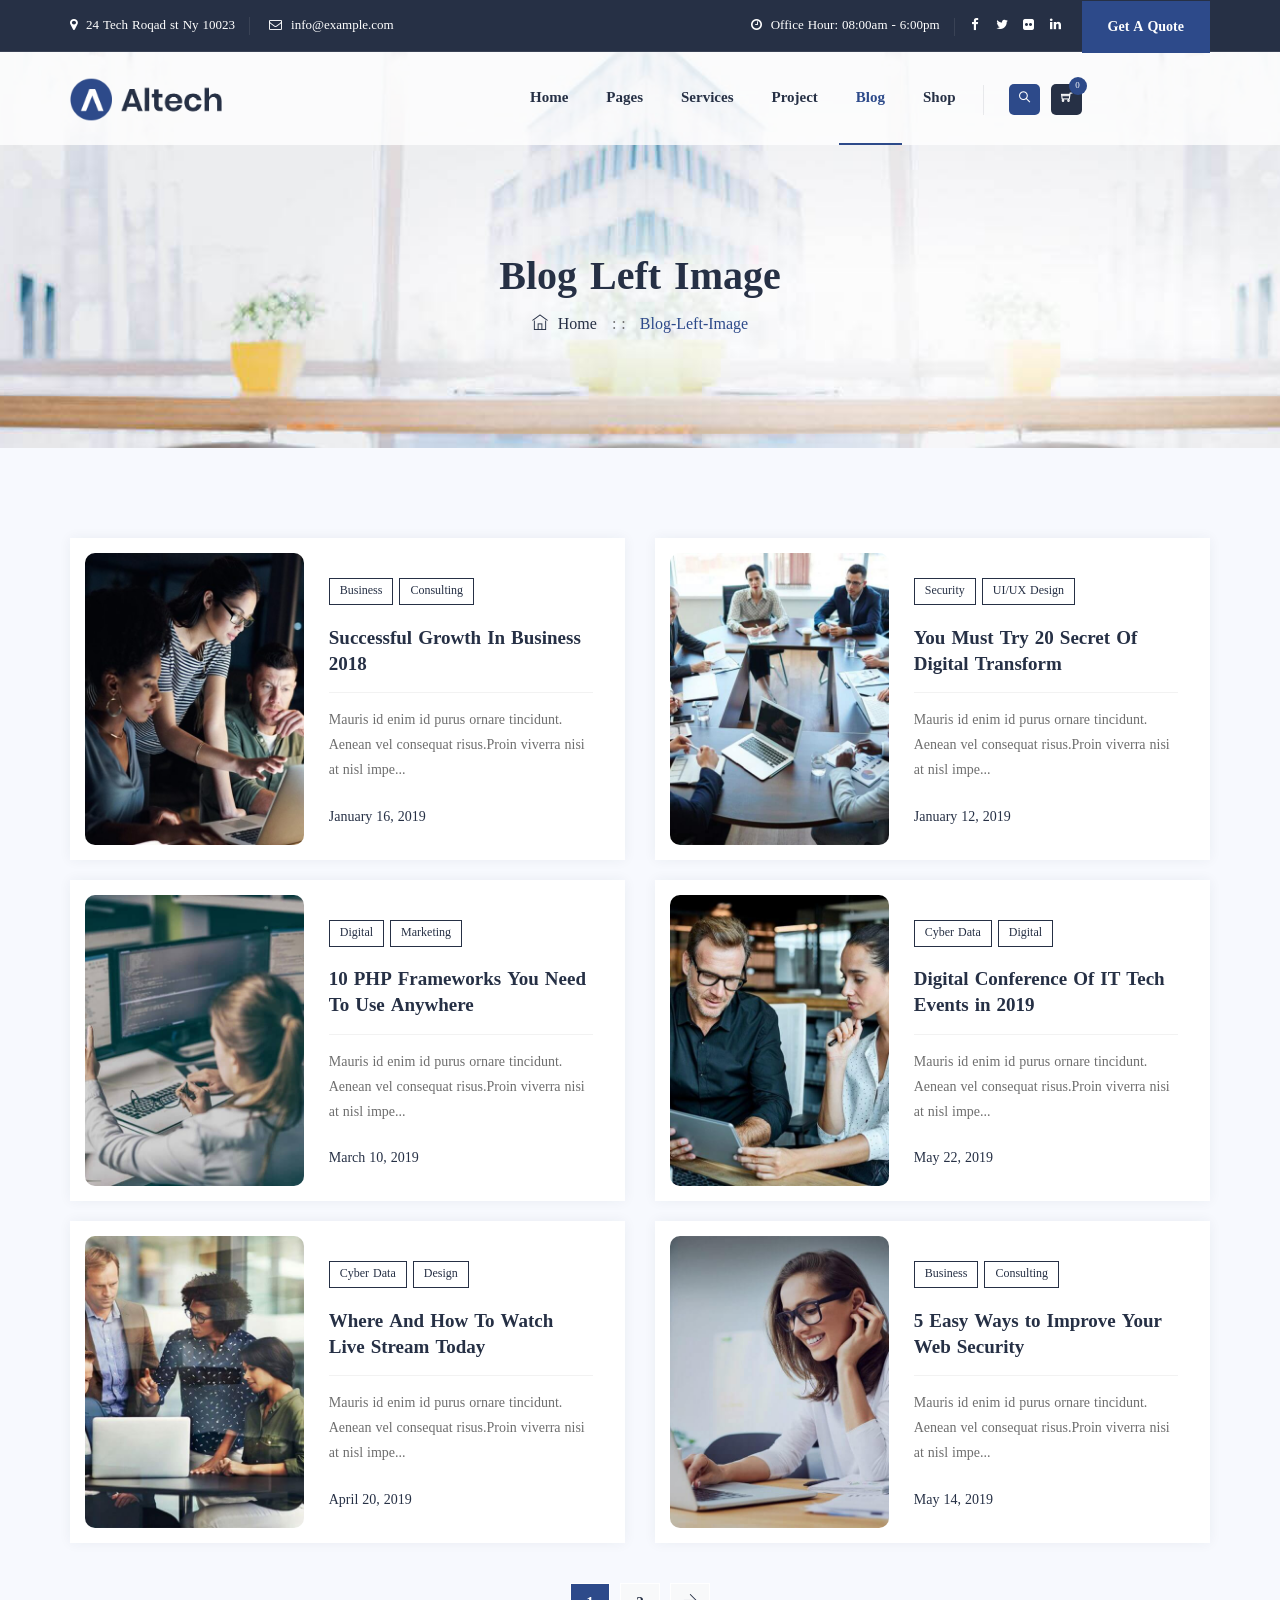
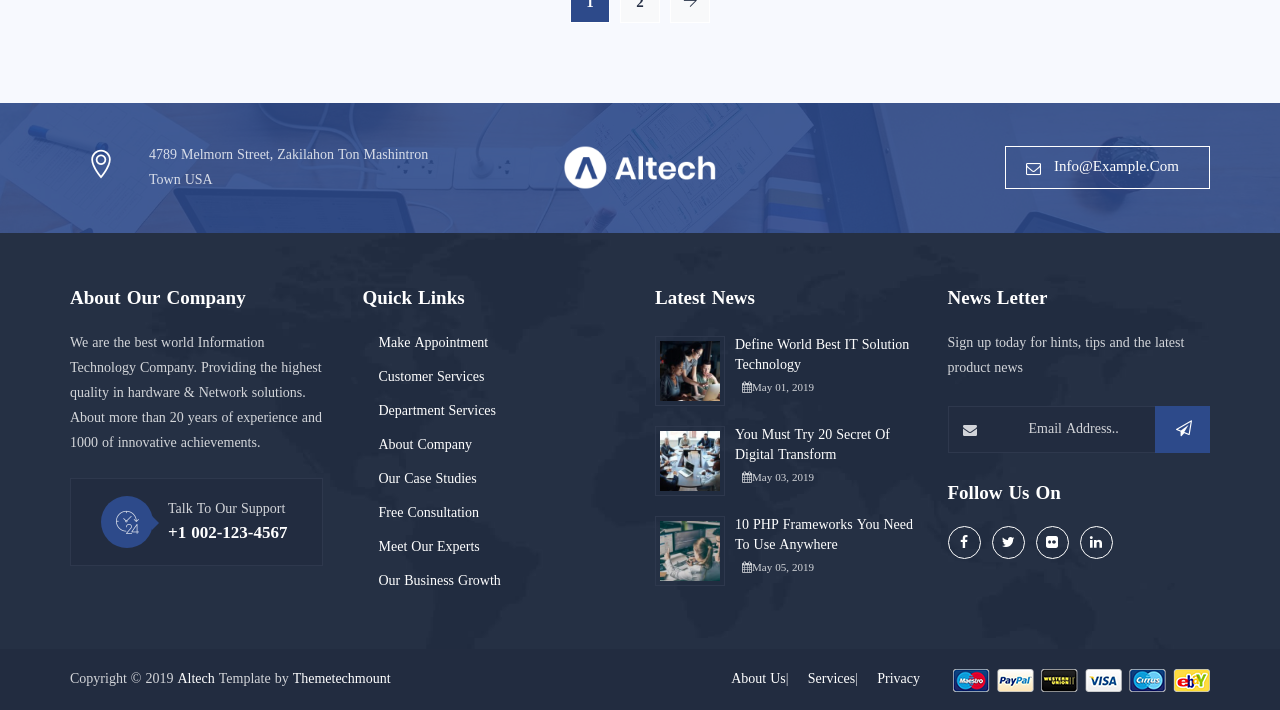
<file: alotasis HTML/blog-left-image.html>
<!DOCTYPE html>
<html lang="en">

<!-- Mirrored from themetechmount.com/html/altech/blog-left-image.html by HTTrack Website Copier/3.x [XR&CO'2014], Thu, 06 Feb 2020 10:58:42 GMT -->
<head>
<meta charset="utf-8">
<meta http-equiv="X-UA-Compatible" content="IE=edge">
<meta name="keywords" content="HTML5 Template" />
<meta name="description" content="Altech – IT Sollutions and Services HTML Template" />
<meta name="author" content="https://www.themetechmount.com/" />
<meta name="viewport" content="width=device-width, initial-scale=1, maximum-scale=1" />
<title>Altech – IT Solutions and Services HTML Template</title>

<!-- favicon icon -->
<link rel="shortcut icon" href="images/favicon.png" />

<!-- bootstrap -->
<link rel="stylesheet" type="text/css" href="css/bootstrap.min.css"/>

<!-- animate -->
<link rel="stylesheet" type="text/css" href="css/animate.css"/>

<!-- owl-carousel -->
<link rel="stylesheet" type="text/css" href="css/owl.carousel.css">

<!-- fontawesome -->
<link rel="stylesheet" type="text/css" href="css/font-awesome.css"/>

<!-- themify -->
<link rel="stylesheet" type="text/css" href="css/themify-icons.css"/>

<!-- flaticon -->
<link rel="stylesheet" type="text/css" href="css/flaticon.css"/>

<!-- prettyphoto -->
<link rel="stylesheet" type="text/css" href="css/prettyPhoto.css">

<!-- shortcodes -->
<link rel="stylesheet" type="text/css" href="css/shortcodes.css"/>

<!-- main -->
<link rel="stylesheet" type="text/css" href="css/main.css"/>

<!-- responsive -->
<link rel="stylesheet" type="text/css" href="css/responsive.css"/>

</head>

<body>

    <!--page start-->
    <div class="page">

        <!--header start-->
        <header id="masthead" class="header ttm-header-style-01">
            
            <!-- ttm-header-wrap -->
            <div class="ttm-header-wrap">
                <!-- ttm-stickable-header-w -->
                <div id="ttm-stickable-header-w" class="ttm-stickable-header-w clearfix">
                    <!-- ttm-topbar-wrapper -->
                    <div class="ttm-topbar-wrapper clearfix">
                        <div class="container">
                            <div class="ttm-topbar-content">
                                <ul class="top-contact text-left">
                                    <li><i class="fa fa-map-marker"></i>24 Tech Roqad st Ny 10023</li>
                                    <li><i class="fa fa-envelope-o"></i><a href="mailto:info@example.com.com">info@example.com</a></li>
                                </ul>
                                <div class="topbar-right text-right">
                                    <ul class="top-contact">
                                        <li><i class="fa fa-clock-o"></i>Office Hour: 08:00am - 6:00pm</li>
                                    </ul>
                                    <div class="ttm-social-links-wrapper list-inline">
                                        <ul class="social-icons">
                                            <li><a href="#" class=" tooltip-bottom" data-tooltip="Facebook"><i class="fa fa-facebook"></i></a>
                                            </li>
                                            <li><a href="#" class=" tooltip-bottom" data-tooltip="Twitter"><i class="fa fa-twitter"></i></a>
                                            </li>
                                            <li><a href="#" class=" tooltip-bottom" data-tooltip="Flickr"><i class="fa fa-flickr"></i></a>
                                            </li>
                                            <li><a href="#" class=" tooltip-bottom" data-tooltip="Linkedin"><i class="fa fa-linkedin"></i></a>
                                            </li>
                                        </ul>
                                    </div>
                                    <div class="header-btn">
                                        <a class="ttm-btn ttm-btn-size-md  ttm-btn-bgcolor-skincolor" href="#">Get A Quote</a>
                                    </div>
                                </div>
                            </div>
                        </div>
                    </div><!-- ttm-topbar-wrapper end -->
                    <div id="site-header-menu" class="site-header-menu">
                        <div class="site-header-menu-inner ttm-stickable-header">
                            <div class="container">
                                <!-- site-branding -->
                                <div class="site-branding">
                                    <a class="home-link" href="index.html" title="Altech" rel="home">
                                        <img id="logo-img" class="img-center" src="images/logo.png" alt="logo">
                                    </a>
                                </div><!-- site-branding end -->
                                <!--site-navigation -->
                                <div id="site-navigation" class="site-navigation">
                                    <div class="ttm-rt-contact">
                                        <!-- header-icons -->
                                        <div class="ttm-header-icons ">
                                            <span class="ttm-header-icon ttm-header-cart-link">
                                                <a href="#"><i class="ti ti-shopping-cart"></i>
                                                    <span class="number-cart">0</span>
                                                </a>
                                            </span>
                                            <div class="ttm-header-icon ttm-header-search-link">
                                                <a href="#"><i class="ti ti-search"></i></a>
                                                <div class="ttm-search-overlay">
                                                    <form method="get" class="ttm-site-searchform" action="#">
                                                        <div class="w-search-form-h">
                                                            <div class="w-search-form-row">
                                                                <div class="w-search-input">
                                                                    <input type="search" class="field searchform-s" name="s" placeholder="Type Word Then Enter...">
                                                                    <button type="submit">
                                                                        <i class="ti ti-search"></i>
                                                                    </button>
                                                                </div>
                                                            </div>
                                                        </div>
                                                    </form>
                                                </div>
                                            </div>
                                        </div><!-- header-icons end -->
                                    </div>
                                    <div class="ttm-menu-toggle">
                                        <input type="checkbox" id="menu-toggle-form" />
                                        <label for="menu-toggle-form" class="ttm-menu-toggle-block">
                                            <span class="toggle-block toggle-blocks-1"></span>
                                            <span class="toggle-block toggle-blocks-2"></span>
                                            <span class="toggle-block toggle-blocks-3"></span>
                                        </label>
                                    </div>
                                    <nav id="menu" class="menu">
                                        <ul class="dropdown">
                                           <li><a href="#">Home</a>
                                                <ul>
                                                    <li><a href="index.html">Homepage 1</a></li>
                                                    <li><a href="home-2.html">Homepage 2</a></li>
                                                    <li><a href="home-3.html">Homepage 3</a></li>
                                                    <li><a href="#">Header Styles</a>
                                                        <ul>
                                                            <li><a href="index.html">Header Style 01</a></li>
                                                            <li><a target="_blank" href="header-style-02.html">Header Style 02</a></li>
                                                            <li><a target="_blank" href="header-style-03.html">Header Style 03</a></li>
                                                        </ul>
                                                    </li>
                                                </ul>
                                            </li>
                                            <li><a href="#">Pages</a>
                                                <ul>
                                                    <li><a href="aboutus-01.html">About Us 1</a></li>
                                                    <li><a href="aboutus-02.html">About Us 2</a></li>
                                                    <li><a href="services-01.html">Services 1</a></li>
                                                    <li><a href="services-02.html">Services 2</a></li>
                                                    <li><a href="our-expert.html">Our Expert</a></li>
                                                    <li><a href="faq.html">FAQs</a></li>
                                                    <li><a href="contact-01.html">Contact Us 1</a></li>
                                                    <li><a href="contact-02.html">Contact Us 2</a></li>
                                                    
                                                    <li><a href="error.html">Error Page</a></li>
                                                    <li><a href="element.html">Elements</a></li>
                                                </ul>
                                            </li>
                                            <li><a href="#">Services</a>
                                                <ul>
                                                    <li><a href="it-consultancy.html">IT Consultancy</a></li>
                                                    <li><a href="digital-services.html">Digital Services</a></li>
                                                    <li><a href="advisory-services.html">Advisory Services</a></li>
                                                    <li><a href="data-structuring.html">Data Structuring</a></li>
                                                    <li><a href="experience-design.html">Experience Design</a></li>
                                                    <li><a href="content-engineering.html">Content Engineering</a></li>
                                                </ul>
                                            </li>
                                            <li><a href="#">Project</a>
                                                <ul>
                                                    <li><a href="project-style-01.html">Project Style 1</a></li>
                                                    <li><a href="project-style-02.html">Project Style 2</a></li>
                                                    <li><a href="#">Project Single</a>
                                                        <ul>
                                                            <li><a href="single-style-01.html">Single Style 1</a></li>
                                                            <li><a href="single-style-02.html">Single Style 2</a></li>
                                                            <li><a href="single-style-03.html">Single Style 3</a></li>
                                                        </ul>
                                                    </li>
                                                </ul>
                                            </li>
                                            <li class="active"><a href="#">Blog</a>
                                                <ul>
                                                    <li><a href="blog.html">Blog Classic</a></li>
                                                    <li><a href="blog-grid.html">Blog Grid View</a></li>
                                                    <li><a href="blog-top-image.html">Blog Top Image</a></li>
                                                    <li class="active"><a href="blog-left-image.html">Blog Left Image</a></li>
                                                    <li><a href="single-blog.html">Blog Single View</a></li>
                                                </ul>
                                            </li>
                                            <li><a href="#">Shop</a>
                                                <ul>
                                                    <li><a href="shop.html">Default Shop</a></li>
                                                    <li><a href="product-details.html">Single Product Details</a></li>
                                                    <li><a href="cart.html">Cart</a></li>
                                                    <li><a href="checkout.html">Checkout</a></li>
                                                </ul>
                                            </li>
                                        </ul>
                                    </nav>
                                </div><!-- site-navigation end-->
                            </div>
                        </div>
                    </div>
                </div><!-- ttm-stickable-header-w end-->
            </div><!--ttm-header-wrap end -->

        </header><!--header end-->

        <!-- page-title -->
        <div class="ttm-page-title-row">
            <div class="container">
                <div class="row">
                    <div class="col-md-12"> 
                        <div class="title-box text-center">
                            <div class="page-title-heading">
                                <h1 class="title">Blog Left Image</h1>
                            </div><!-- /.page-title-captions -->
                            <div class="breadcrumb-wrapper">
                                <span>
                                    <a title="Homepage" href="index.html"><i class="ti ti-home"></i>&nbsp;&nbsp;Home</a>
                                </span>
                                <span class="ttm-bread-sep">&nbsp; : : &nbsp;</span>
                                <span>blog-left-image</span>
                            </div>  
                        </div>
                    </div><!-- /.col-md-12 -->  
                </div><!-- /.row -->  
            </div><!-- /.container -->                      
        </div><!-- page-title end-->

        <!--site-main start-->
        <div class="site-main">

            <!-- blog-section end -->
            <section class="ttm-row grid-section ttm-bgcolor-grey clearfix">
                <div class="container">
                    <!-- row -->
                    <div class="row">
                        <div class="col-lg-6 col-sm-12 col-md-6 col-xs-12">
                            <!-- featured-imagebox-post -->
                            <div class="row no-gutters featured-imagebox featured-imagebox-post ttm-box-view-left-image box-shadow">
                                <div class="col-lg-5 col-md-12 col-sm-6 ttm-featured-img-left">
                                    <div class="featured-thumbnail"> 
                                        <img class="img-fluid" src="images/blog/20.jpg" alt="blog"> 
                                    </div> 
                                </div>
                                <div class="col-lg-7 col-md-12 col-sm-6 featured-content">
                                    <span class="category">
                                        <a href="portfolio-category.html">Business</a>
                                        <a href="portfolio-category.html">Consulting</a>
                                    </span>
                                    <div class="post-title featured-title">
                                        <h5><a href="single-blog.html">Successful Growth In Business 2018</a></h5>
                                    </div>
                                    <div class="featured-desc ttm-box-desc">
                                        <p>Mauris id enim id purus ornare tincidunt. Aenean vel consequat risus.Proin viverra nisi at nisl impe...</p>
                                    </div>
                                    <div class="post-meta">
                                        <span class="ttm-meta-line"><a href="single-blog.html">January 16, 2019</a></span>
                                    </div>
                                </div>
                            </div><!-- featured-imagebox-post end-->
                        </div>
                        <div class="col-lg-6 col-sm-12 col-md-6 col-xs-12">
                            <!-- featured-imagebox-post -->
                            <div class="row no-gutters featured-imagebox featured-imagebox-post ttm-box-view-left-image box-shadow">
                                <div class="col-lg-5 col-md-12 col-sm-6 ttm-featured-img-left">
                                    <div class="featured-thumbnail"> 
                                        <img class="img-fluid" src="images/blog/21.jpg" alt="blog"> 
                                    </div> 
                                </div>
                                <div class="col-lg-7 col-md-12 col-sm-6 featured-content">
                                    <span class="category">
                                        <a href="portfolio-category.html">Security</a>
                                        <a href="portfolio-category.html">UI/UX Design</a>
                                    </span>
                                    <div class="post-title featured-title">
                                        <h5><a href="single-blog.html">You Must Try 20 Secret Of Digital Transform</a></h5>
                                    </div>
                                    <div class="featured-desc ttm-box-desc">
                                        <p>Mauris id enim id purus ornare tincidunt. Aenean vel consequat risus.Proin viverra nisi at nisl impe...</p>
                                    </div>
                                    <div class="post-meta">
                                        <span class="ttm-meta-line"><a href="single-blog.html">January 12, 2019</a></span>
                                    </div>
                                </div>
                            </div><!-- featured-imagebox-post end-->
                        </div>
                        <div class="col-lg-6 col-sm-12 col-md-6 col-xs-12">
                            <!-- featured-imagebox-post -->
                            <div class="row no-gutters featured-imagebox featured-imagebox-post ttm-box-view-left-image box-shadow">
                                <div class="col-lg-5 col-md-12 col-sm-6 ttm-featured-img-left">
                                    <div class="featured-thumbnail"> 
                                        <img class="img-fluid" src="images/blog/22.jpg" alt="blog"> 
                                    </div> 
                                </div>
                                <div class="col-lg-7 col-md-12 col-sm-6 featured-content">
                                    <span class="category">
                                        <a href="portfolio-category.html">Digital</a>
                                        <a href="portfolio-category.html">Marketing</a>
                                    </span>
                                    <div class="post-title featured-title">
                                        <h5><a href="single-blog.html">10 PHP Frameworks You Need To Use Anywhere</a></h5>
                                    </div>
                                    <div class="featured-desc ttm-box-desc">
                                        <p>Mauris id enim id purus ornare tincidunt. Aenean vel consequat risus.Proin viverra nisi at nisl impe...</p>
                                    </div>
                                    <div class="post-meta">
                                        <span class="ttm-meta-line"><a href="single-blog.html">March 10, 2019</a></span>
                                    </div>
                                </div>
                            </div><!-- featured-imagebox-post end-->
                        </div>
                        <div class="col-lg-6 col-sm-12 col-md-6 col-xs-12">
                            <!-- featured-imagebox-post -->
                            <div class="row no-gutters featured-imagebox featured-imagebox-post ttm-box-view-left-image box-shadow">
                                <div class="col-lg-5 col-md-12 col-sm-6 ttm-featured-img-left">
                                    <div class="featured-thumbnail"> 
                                        <img class="img-fluid" src="images/blog/23.jpg" alt="blog"> 
                                    </div> 
                                </div>
                                <div class="col-lg-7 col-md-12 col-sm-6 featured-content">
                                    <span class="category">
                                        <a href="portfolio-category.html">Cyber Data</a>
                                        <a href="portfolio-category.html">Digital</a>
                                    </span>
                                    <div class="post-title featured-title">
                                        <h5><a href="single-blog.html">Digital Conference Of IT Tech Events in 2019</a></h5>
                                    </div>
                                    <div class="featured-desc ttm-box-desc">
                                        <p>Mauris id enim id purus ornare tincidunt. Aenean vel consequat risus.Proin viverra nisi at nisl impe...</p>
                                    </div>
                                    <div class="post-meta">
                                        <span class="ttm-meta-line"><a href="single-blog.html">May 22, 2019</a></span>
                                    </div>
                                </div>
                            </div><!-- featured-imagebox-post end-->
                        </div>
                        <div class="col-lg-6 col-sm-12 col-md-6 col-xs-12">
                            <!-- featured-imagebox-post -->
                            <div class="row no-gutters featured-imagebox featured-imagebox-post ttm-box-view-left-image box-shadow">
                                <div class="col-lg-5 col-md-12 col-sm-6 ttm-featured-img-left">
                                    <div class="featured-thumbnail"> 
                                        <img class="img-fluid" src="images/blog/24.jpg" alt="blog"> 
                                    </div> 
                                </div>
                                <div class="col-lg-7 col-md-12 col-sm-6 featured-content">
                                    <span class="category">
                                        <a href="portfolio-category.html">Cyber Data</a>
                                        <a href="portfolio-category.html">Design</a>
                                    </span>
                                    <div class="post-title featured-title">
                                        <h5><a href="single-blog.html">Where And How To Watch Live Stream Today</a></h5>
                                    </div>
                                    <div class="featured-desc ttm-box-desc">
                                        <p>Mauris id enim id purus ornare tincidunt. Aenean vel consequat risus.Proin viverra nisi at nisl impe...</p>
                                    </div>
                                    <div class="post-meta">
                                        <span class="ttm-meta-line"><a href="single-blog.html">April 20, 2019</a></span>
                                    </div>
                                </div>
                            </div><!-- featured-imagebox-post end-->
                        </div>
                        <div class="col-lg-6 col-sm-12 col-md-6 col-xs-12">
                            <!-- featured-imagebox-post -->
                            <div class="row no-gutters featured-imagebox featured-imagebox-post ttm-box-view-left-image box-shadow">
                                <div class="col-lg-5 col-md-12 col-sm-6 ttm-featured-img-left">
                                    <div class="featured-thumbnail"> 
                                        <img class="img-fluid" src="images/blog/25.jpg" alt="blog"> 
                                    </div> 
                                </div>
                                <div class="col-lg-7 col-md-12 col-sm-6 featured-content">
                                    <span class="category">
                                        <a href="portfolio-category.html">Business</a>
                                        <a href="portfolio-category.html">Consulting</a>
                                    </span>
                                    <div class="post-title featured-title">
                                        <h5><a href="single-blog.html">5 Easy Ways to Improve Your Web Security</a></h5>
                                    </div>
                                    <div class="featured-desc ttm-box-desc">
                                        <p>Mauris id enim id purus ornare tincidunt. Aenean vel consequat risus.Proin viverra nisi at nisl impe...</p>
                                    </div>
                                    <div class="post-meta">
                                        <span class="ttm-meta-line"><a href="single-blog.html">May 14, 2019</a></span>
                                    </div>
                                </div>
                            </div><!-- featured-imagebox-post end-->
                        </div>
                    </div><!-- row end -->
                    <div class="row">
                        <div class="col-md-12 text-center">
                            <div class="ttm-pagination">
                                <span class="page-numbers current">1</span>
                                <a class="page-numbers" href="#">2</a>
                                <a class="next page-numbers" href="#"><i class="ti ti-arrow-right"></i></a>
                            </div>
                        </div>
                    </div>
                </div>
            </section>
            <!-- process-section end -->

        </div><!--site-main end-->

        <!--footer start-->
        <footer class="footer widget-footer clearfix">
            <div class="first-footer ttm-bgcolor-skincolor ttm-bg ttm-bgimage-yes bg-img1">
                <div class="ttm-row-wrapper-bg-layer ttm-bg-layer"></div>
                <div class="container">
                    <div class="row align-items-md-center">
                        <div class="col-lg-4 col-md-4 col-sm-12 order-md-2">
                            <div class="footer-logo text-sm-center">
                                <img src="images/footer-logo.png" alt="footer-logo">
                            </div>
                        </div>
                        <div class="col-lg-4 col-md-4 col-sm-6 order-md-1">
                            <div class="text-left">
                                <!--  featured-icon-box --> 
                                <div class="featured-icon-box left-icon icon-align-top">
                                    <div class="featured-icon"><!--  featured-icon --> 
                                        <div class="ttm-icon ttm-icon_element-color-white ttm-icon_element-size-md">
                                            <i class="ti ti-location-pin"></i><!--  ttm-icon --> 
                                        </div>
                                    </div>
                                    <div class="featured-content"><!--  featured-content --> 
                                        <div class="featured-desc">
                                            <p>4789 Melmorn Street, Zakilahon Ton Mashintron Town USA</p>
                                        </div>
                                    </div>
                                </div><!--  featured-icon-box END -->
                            </div>
                        </div>
                        <div class="col-lg-4 col-md-4 col-sm-6 order-md-3">
                            <div class="text-sm-right">
                                <a class="ttm-btn ttm-btn-size-md ttm-btn-style-border ttm-icon-btn-left ttm-btn-color-white" href="mailto:Info@example.com" title=""> Info@example.com <i class="fa fa-envelope-o"></i></a>
                            </div>
                        </div>
                    </div>
                </div>
            </div>
            <div class="second-footer ttm-textcolor-white bg-img2">
                <div class="container">
                    <div class="row">
                        <div class="col-xs-12 col-sm-12 col-md-6 col-lg-3 widget-area">
                            <div class="widget widget_text  clearfix">
                                <h3 class="widget-title">About Our Company</h3>
                                <div class="textwidget widget-text">
                                    We are the best world Information Technology Company. Providing the highest quality in hardware &amp; Network solutions. About more than 20 years of experience and 1000 of innovative achievements.
                                </div>
                                <div class="quicklink-box">
                                    <!--  featured-icon-box --> 
                                    <div class="featured-icon-box left-icon">
                                        <div class="featured-icon"><!--  featured-icon --> 
                                            <div class="ttm-icon ttm-icon_element-style-round ttm-icon_element-bgcolor-skincolor ttm-icon_element-size-md ttm-icon_element-style-round">
                                                <span class="flaticon flaticon-clock"></span><!--  ttm-icon --> 
                                            </div>
                                        </div>
                                        <div class="featured-content"><!--  featured-content -->
                                            <div class="featured-desc"><!--  featured-desc -->
                                                <p>Talk To Our Support</p>
                                            </div>
                                            <div class="featured-title"><!--  featured-title -->
                                                <h5>+1 002-123-4567</h5>
                                            </div>
                                        </div>
                                    </div><!--  featured-icon-box END -->
                                </div>
                            </div>
                        </div>
                        <div class="col-xs-12 col-sm-12 col-md-6 col-lg-3 widget-area">
                            <div class="widget link-widget clearfix">
                               <h3 class="widget-title">Quick Links</h3>
                                <ul id="menu-footer-services">
                                    <li><a href="#">Make Appointment</a></li>
                                    <li><a href="#">Customer Services</a></li>
                                    <li><a href="#">Department Services</a></li>
                                    <li><a href="#">About Company</a></li>
                                    <li><a href="#">Our Case Studies</a></li>
                                    <li><a href="#">Free Consultation</a></li>
                                    <li><a href="#">Meet Our Experts</a></li>
                                    <li><a href="#">Our Business Growth</a></li>
                                </ul>
                            </div>
                        </div>
                        <div class="col-xs-12 col-sm-12 col-md-6 col-lg-3 widget-area">
                            <div class="widget widget_text clearfix">
                                <h3 class="widget-title">Latest News</h3>
                                <ul class="widget-post ttm-recent-post-list">
                                    <li>
                                        <a href="single-blog.html"><img src="images/blog/01.jpg" alt="post-img"></a>
                                        <a href="single-blog.html">Define World Best IT Solution Technology</a>
                                        <span class="post-date"><i class="fa fa-calendar"></i>May 01, 2019</span>
                                    </li>
                                    <li>
                                        <a href="single-blog.html"><img src="images/blog/02.jpg" alt="post-img"></a>
                                        <a href="single-blog.html">You Must Try 20 Secret Of Digital Transform</a>
                                        <span class="post-date"><i class="fa fa-calendar"></i>May 03, 2019</span>
                                    </li>
                                    <li>
                                        <a href="single-blog.html"><img src="images/blog/03.jpg" alt="post-img"></a>
                                        <a href="single-blog.html">10 PHP Frameworks You Need To Use Anywhere</a>
                                        <span class="post-date"><i class="fa fa-calendar"></i>May 05, 2019</span>
                                    </li>
                                </ul>
                            </div>
                        </div>
                        <div class="col-xs-12 col-sm-12 col-md-6 col-lg-3 widget-area">
                            <div class="widget flicker_widget clearfix">
                               <h3 class="widget-title">News Letter</h3>
                               <div class="textwidget widget-text">
                                    Sign up today for hints, tips and the latest product news
                                    <form id="subscribe-form" class="newsletter-form" method="post" action="#" data-mailchimp="true">
                                        <div class="mailchimp-inputbox clearfix" id="subscribe-content">
                                            <i class="fa fa-envelope"></i>
                                            <input type="email" name="email" placeholder="Email Address.." required="">
                                            <input type="submit" value="">
                                        </div>
                                        <div id="subscribe-msg"></div>
                                    </form>
                                    <h5 class="mb-20">Follow Us On</h5>
                                    <div class="social-icons circle social-hover">
                                        <ul class="list-inline">
                                            <li class="social-facebook"><a class="tooltip-top" target="_blank" href="#" data-tooltip="Facebook"><i class="fa fa-facebook" aria-hidden="true"></i></a></li>
                                            <li class="social-twitter"><a class="tooltip-top" target="_blank" href="#" data-tooltip="Twitter"><i class="fa fa-twitter" aria-hidden="true"></i></a></li>
                                            <li class="social-flickr"><a class=" tooltip-top" target="_blank" href="#" data-tooltip="flickr"><i class="fa fa-flickr" aria-hidden="true"></i></a></li>
                                            <li class="social-linkedin"><a class=" tooltip-top" target="_blank" href="#" data-tooltip="LinkedIn"><i class="fa fa-linkedin" aria-hidden="true"></i></a></li>
                                        </ul>
                                    </div>
                                </div>
                            </div>
                        </div>
                    </div>
                </div>
            </div>
            <div class="bottom-footer-text ttm-bgcolor-darkgrey ttm-textcolor-white">
                <div class="container">
                    <div class="row copyright">
                        <div class="col-md-6">
                            <div class="">
                                <span>Copyright © 2019&nbsp;<a href="#">Altech</a> Template by <a href="https://themetechmount.com/" target="_blank">Themetechmount</a></span>
                            </div>
                        </div>
                        <div class="col-md-6">
                            <div class="text-md-right res-767-mt-10">
                                <div class="d-lg-inline-flex">
                                    <ul id="menu-footer-menu" class="footer-nav-menu">
                                        <li><a href="#">About Us</a></li>
                                        <li><a href="#">Services</a></li>
                                        <li><a href="#">Privacy</a></li>
                                    </ul>
                                    <div class="float-md-right ml-20 res-767-ml-0">
                                        <img src="images/footer-payment-img.png" alt="payment-img">
                                    </div>
                                </div>
                            </div>
                        </div>
                    </div>
                </div>
            </div>
        </footer>
        <!--footer end-->

        <!--back-to-top start-->
        <a id="totop" href="#top">
            <i class="fa fa-angle-up"></i>
        </a>
        <!--back-to-top end-->

    </div><!-- page end -->

        <!-- Javascript -->

        <script src="js/jquery.min.js"></script>
        <script src="js/tether.min.js"></script>
        <script src="js/bootstrap.min.js"></script>
        <script src="js/jquery.easing.js"></script>    
        <script src="js/jquery-waypoints.js"></script>    
        <script src="js/jquery-validate.js"></script> 
        <script src="js/owl.carousel.js"></script>
        <script src="js/jquery.prettyPhoto.js"></script>
        <script src="js/numinate.min6959.js?ver=4.9.3"></script>
        <script src="js/lazysizes.min.js"></script>
        <script src="js/main.js"></script>

        <!-- Javascript end-->

</body>

<!-- Mirrored from themetechmount.com/html/altech/blog-left-image.html by HTTrack Website Copier/3.x [XR&CO'2014], Thu, 06 Feb 2020 10:58:55 GMT -->
</html>
</file>
<file: alotasis HTML/css/themify-icons.css>
@font-face {
	font-family: 'themify';
	src:url('../fonts/themify9f24.eot?-fvbane');
	src:url('../fonts/themifyd41d.eot?#iefix-fvbane') format('embedded-opentype'),
		url('../fonts/themify9f24.woff?-fvbane') format('woff'),
		url('../fonts/themify9f24.ttf?-fvbane') format('truetype'),
		url('../fonts/themify9f24.svg?-fvbane#themify') format('svg');
	font-weight: normal;
	font-style: normal;
}

[class^="ti-"], [class*=" ti-"] {
	font-family: 'themify';
	speak: none;
	font-style: normal;
	font-weight: normal;
	font-variant: normal;
	text-transform: none;
	line-height: 1;

	/* Better Font Rendering =========== */
	-webkit-font-smoothing: antialiased;
	-moz-osx-font-smoothing: grayscale;
}

.ti-wand:before {
	content: "\e600";
}
.ti-volume:before {
	content: "\e601";
}
.ti-user:before {
	content: "\e602";
}
.ti-unlock:before {
	content: "\e603";
}
.ti-unlink:before {
	content: "\e604";
}
.ti-trash:before {
	content: "\e605";
}
.ti-thought:before {
	content: "\e606";
}
.ti-target:before {
	content: "\e607";
}
.ti-tag:before {
	content: "\e608";
}
.ti-tablet:before {
	content: "\e609";
}
.ti-star:before {
	content: "\e60a";
}
.ti-spray:before {
	content: "\e60b";
}
.ti-signal:before {
	content: "\e60c";
}
.ti-shopping-cart:before {
	content: "\e60d";
}
.ti-shopping-cart-full:before {
	content: "\e60e";
}
.ti-settings:before {
	content: "\e60f";
}
.ti-search:before {
	content: "\e610";
}
.ti-zoom-in:before {
	content: "\e611";
}
.ti-zoom-out:before {
	content: "\e612";
}
.ti-cut:before {
	content: "\e613";
}
.ti-ruler:before {
	content: "\e614";
}
.ti-ruler-pencil:before {
	content: "\e615";
}
.ti-ruler-alt:before {
	content: "\e616";
}
.ti-bookmark:before {
	content: "\e617";
}
.ti-bookmark-alt:before {
	content: "\e618";
}
.ti-reload:before {
	content: "\e619";
}
.ti-plus:before {
	content: "\e61a";
}
.ti-pin:before {
	content: "\e61b";
}
.ti-pencil:before {
	content: "\e61c";
}
.ti-pencil-alt:before {
	content: "\e61d";
}
.ti-paint-roller:before {
	content: "\e61e";
}
.ti-paint-bucket:before {
	content: "\e61f";
}
.ti-na:before {
	content: "\e620";
}
.ti-mobile:before {
	content: "\e621";
}
.ti-minus:before {
	content: "\e622";
}
.ti-medall:before {
	content: "\e623";
}
.ti-medall-alt:before {
	content: "\e624";
}
.ti-marker:before {
	content: "\e625";
}
.ti-marker-alt:before {
	content: "\e626";
}
.ti-arrow-up:before {
	content: "\e627";
}
.ti-arrow-right:before {
	content: "\e628";
}
.ti-arrow-left:before {
	content: "\e629";
}
.ti-arrow-down:before {
	content: "\e62a";
}
.ti-lock:before {
	content: "\e62b";
}
.ti-location-arrow:before {
	content: "\e62c";
}
.ti-link:before {
	content: "\e62d";
}
.ti-layout:before {
	content: "\e62e";
}
.ti-layers:before {
	content: "\e62f";
}
.ti-layers-alt:before {
	content: "\e630";
}
.ti-key:before {
	content: "\e631";
}
.ti-import:before {
	content: "\e632";
}
.ti-image:before {
	content: "\e633";
}
.ti-heart:before {
	content: "\e634";
}
.ti-heart-broken:before {
	content: "\e635";
}
.ti-hand-stop:before {
	content: "\e636";
}
.ti-hand-open:before {
	content: "\e637";
}
.ti-hand-drag:before {
	content: "\e638";
}
.ti-folder:before {
	content: "\e639";
}
.ti-flag:before {
	content: "\e63a";
}
.ti-flag-alt:before {
	content: "\e63b";
}
.ti-flag-alt-2:before {
	content: "\e63c";
}
.ti-eye:before {
	content: "\e63d";
}
.ti-export:before {
	content: "\e63e";
}
.ti-exchange-vertical:before {
	content: "\e63f";
}
.ti-desktop:before {
	content: "\e640";
}
.ti-cup:before {
	content: "\e641";
}
.ti-crown:before {
	content: "\e642";
}
.ti-comments:before {
	content: "\e643";
}
.ti-comment:before {
	content: "\e644";
}
.ti-comment-alt:before {
	content: "\e645";
}
.ti-close:before {
	content: "\e646";
}
.ti-clip:before {
	content: "\e647";
}
.ti-angle-up:before {
	content: "\e648";
}
.ti-angle-right:before {
	content: "\e649";
}
.ti-angle-left:before {
	content: "\e64a";
}
.ti-angle-down:before {
	content: "\e64b";
}
.ti-check:before {
	content: "\e64c";
}
.ti-check-box:before {
	content: "\e64d";
}
.ti-camera:before {
	content: "\e64e";
}
.ti-announcement:before {
	content: "\e64f";
}
.ti-brush:before {
	content: "\e650";
}
.ti-briefcase:before {
	content: "\e651";
}
.ti-bolt:before {
	content: "\e652";
}
.ti-bolt-alt:before {
	content: "\e653";
}
.ti-blackboard:before {
	content: "\e654";
}
.ti-bag:before {
	content: "\e655";
}
.ti-move:before {
	content: "\e656";
}
.ti-arrows-vertical:before {
	content: "\e657";
}
.ti-arrows-horizontal:before {
	content: "\e658";
}
.ti-fullscreen:before {
	content: "\e659";
}
.ti-arrow-top-right:before {
	content: "\e65a";
}
.ti-arrow-top-left:before {
	content: "\e65b";
}
.ti-arrow-circle-up:before {
	content: "\e65c";
}
.ti-arrow-circle-right:before {
	content: "\e65d";
}
.ti-arrow-circle-left:before {
	content: "\e65e";
}
.ti-arrow-circle-down:before {
	content: "\e65f";
}
.ti-angle-double-up:before {
	content: "\e660";
}
.ti-angle-double-right:before {
	content: "\e661";
}
.ti-angle-double-left:before {
	content: "\e662";
}
.ti-angle-double-down:before {
	content: "\e663";
}
.ti-zip:before {
	content: "\e664";
}
.ti-world:before {
	content: "\e665";
}
.ti-wheelchair:before {
	content: "\e666";
}
.ti-view-list:before {
	content: "\e667";
}
.ti-view-list-alt:before {
	content: "\e668";
}
.ti-view-grid:before {
	content: "\e669";
}
.ti-uppercase:before {
	content: "\e66a";
}
.ti-upload:before {
	content: "\e66b";
}
.ti-underline:before {
	content: "\e66c";
}
.ti-truck:before {
	content: "\e66d";
}
.ti-timer:before {
	content: "\e66e";
}
.ti-ticket:before {
	content: "\e66f";
}
.ti-thumb-up:before {
	content: "\e670";
}
.ti-thumb-down:before {
	content: "\e671";
}
.ti-text:before {
	content: "\e672";
}
.ti-stats-up:before {
	content: "\e673";
}
.ti-stats-down:before {
	content: "\e674";
}
.ti-split-v:before {
	content: "\e675";
}
.ti-split-h:before {
	content: "\e676";
}
.ti-smallcap:before {
	content: "\e677";
}
.ti-shine:before {
	content: "\e678";
}
.ti-shift-right:before {
	content: "\e679";
}
.ti-shift-left:before {
	content: "\e67a";
}
.ti-shield:before {
	content: "\e67b";
}
.ti-notepad:before {
	content: "\e67c";
}
.ti-server:before {
	content: "\e67d";
}
.ti-quote-right:before {
	content: "\e67e";
}
.ti-quote-left:before {
	content: "\e67f";
}
.ti-pulse:before {
	content: "\e680";
}
.ti-printer:before {
	content: "\e681";
}
.ti-power-off:before {
	content: "\e682";
}
.ti-plug:before {
	content: "\e683";
}
.ti-pie-chart:before {
	content: "\e684";
}
.ti-paragraph:before {
	content: "\e685";
}
.ti-panel:before {
	content: "\e686";
}
.ti-package:before {
	content: "\e687";
}
.ti-music:before {
	content: "\e688";
}
.ti-music-alt:before {
	content: "\e689";
}
.ti-mouse:before {
	content: "\e68a";
}
.ti-mouse-alt:before {
	content: "\e68b";
}
.ti-money:before {
	content: "\e68c";
}
.ti-microphone:before {
	content: "\e68d";
}
.ti-menu:before {
	content: "\e68e";
}
.ti-menu-alt:before {
	content: "\e68f";
}
.ti-map:before {
	content: "\e690";
}
.ti-map-alt:before {
	content: "\e691";
}
.ti-loop:before {
	content: "\e692";
}
.ti-location-pin:before {
	content: "\e693";
}
.ti-list:before {
	content: "\e694";
}
.ti-light-bulb:before {
	content: "\e695";
}
.ti-Italic:before {
	content: "\e696";
}
.ti-info:before {
	content: "\e697";
}
.ti-infinite:before {
	content: "\e698";
}
.ti-id-badge:before {
	content: "\e699";
}
.ti-hummer:before {
	content: "\e69a";
}
.ti-home:before {
	content: "\e69b";
}
.ti-help:before {
	content: "\e69c";
}
.ti-headphone:before {
	content: "\e69d";
}
.ti-harddrives:before {
	content: "\e69e";
}
.ti-harddrive:before {
	content: "\e69f";
}
.ti-gift:before {
	content: "\e6a0";
}
.ti-game:before {
	content: "\e6a1";
}
.ti-filter:before {
	content: "\e6a2";
}
.ti-files:before {
	content: "\e6a3";
}
.ti-file:before {
	content: "\e6a4";
}
.ti-eraser:before {
	content: "\e6a5";
}
.ti-envelope:before {
	content: "\e6a6";
}
.ti-download:before {
	content: "\e6a7";
}
.ti-direction:before {
	content: "\e6a8";
}
.ti-direction-alt:before {
	content: "\e6a9";
}
.ti-dashboard:before {
	content: "\e6aa";
}
.ti-control-stop:before {
	content: "\e6ab";
}
.ti-control-shuffle:before {
	content: "\e6ac";
}
.ti-control-play:before {
	content: "\e6ad";
}
.ti-control-pause:before {
	content: "\e6ae";
}
.ti-control-forward:before {
	content: "\e6af";
}
.ti-control-backward:before {
	content: "\e6b0";
}
.ti-cloud:before {
	content: "\e6b1";
}
.ti-cloud-up:before {
	content: "\e6b2";
}
.ti-cloud-down:before {
	content: "\e6b3";
}
.ti-clipboard:before {
	content: "\e6b4";
}
.ti-car:before {
	content: "\e6b5";
}
.ti-calendar:before {
	content: "\e6b6";
}
.ti-book:before {
	content: "\e6b7";
}
.ti-bell:before {
	content: "\e6b8";
}
.ti-basketball:before {
	content: "\e6b9";
}
.ti-bar-chart:before {
	content: "\e6ba";
}
.ti-bar-chart-alt:before {
	content: "\e6bb";
}
.ti-back-right:before {
	content: "\e6bc";
}
.ti-back-left:before {
	content: "\e6bd";
}
.ti-arrows-corner:before {
	content: "\e6be";
}
.ti-archive:before {
	content: "\e6bf";
}
.ti-anchor:before {
	content: "\e6c0";
}
.ti-align-right:before {
	content: "\e6c1";
}
.ti-align-left:before {
	content: "\e6c2";
}
.ti-align-justify:before {
	content: "\e6c3";
}
.ti-align-center:before {
	content: "\e6c4";
}
.ti-alert:before {
	content: "\e6c5";
}
.ti-alarm-clock:before {
	content: "\e6c6";
}
.ti-agenda:before {
	content: "\e6c7";
}
.ti-write:before {
	content: "\e6c8";
}
.ti-window:before {
	content: "\e6c9";
}
.ti-widgetized:before {
	content: "\e6ca";
}
.ti-widget:before {
	content: "\e6cb";
}
.ti-widget-alt:before {
	content: "\e6cc";
}
.ti-wallet:before {
	content: "\e6cd";
}
.ti-video-clapper:before {
	content: "\e6ce";
}
.ti-video-camera:before {
	content: "\e6cf";
}
.ti-vector:before {
	content: "\e6d0";
}
.ti-themify-logo:before {
	content: "\e6d1";
}
.ti-themify-favicon:before {
	content: "\e6d2";
}
.ti-themify-favicon-alt:before {
	content: "\e6d3";
}
.ti-support:before {
	content: "\e6d4";
}
.ti-stamp:before {
	content: "\e6d5";
}
.ti-split-v-alt:before {
	content: "\e6d6";
}
.ti-slice:before {
	content: "\e6d7";
}
.ti-shortcode:before {
	content: "\e6d8";
}
.ti-shift-right-alt:before {
	content: "\e6d9";
}
.ti-shift-left-alt:before {
	content: "\e6da";
}
.ti-ruler-alt-2:before {
	content: "\e6db";
}
.ti-receipt:before {
	content: "\e6dc";
}
.ti-pin2:before {
	content: "\e6dd";
}
.ti-pin-alt:before {
	content: "\e6de";
}
.ti-pencil-alt2:before {
	content: "\e6df";
}
.ti-palette:before {
	content: "\e6e0";
}
.ti-more:before {
	content: "\e6e1";
}
.ti-more-alt:before {
	content: "\e6e2";
}
.ti-microphone-alt:before {
	content: "\e6e3";
}
.ti-magnet:before {
	content: "\e6e4";
}
.ti-line-double:before {
	content: "\e6e5";
}
.ti-line-dotted:before {
	content: "\e6e6";
}
.ti-line-dashed:before {
	content: "\e6e7";
}
.ti-layout-width-full:before {
	content: "\e6e8";
}
.ti-layout-width-default:before {
	content: "\e6e9";
}
.ti-layout-width-default-alt:before {
	content: "\e6ea";
}
.ti-layout-tab:before {
	content: "\e6eb";
}
.ti-layout-tab-window:before {
	content: "\e6ec";
}
.ti-layout-tab-v:before {
	content: "\e6ed";
}
.ti-layout-tab-min:before {
	content: "\e6ee";
}
.ti-layout-slider:before {
	content: "\e6ef";
}
.ti-layout-slider-alt:before {
	content: "\e6f0";
}
.ti-layout-sidebar-right:before {
	content: "\e6f1";
}
.ti-layout-sidebar-none:before {
	content: "\e6f2";
}
.ti-layout-sidebar-left:before {
	content: "\e6f3";
}
.ti-layout-placeholder:before {
	content: "\e6f4";
}
.ti-layout-menu:before {
	content: "\e6f5";
}
.ti-layout-menu-v:before {
	content: "\e6f6";
}
.ti-layout-menu-separated:before {
	content: "\e6f7";
}
.ti-layout-menu-full:before {
	content: "\e6f8";
}
.ti-layout-media-right-alt:before {
	content: "\e6f9";
}
.ti-layout-media-right:before {
	content: "\e6fa";
}
.ti-layout-media-overlay:before {
	content: "\e6fb";
}
.ti-layout-media-overlay-alt:before {
	content: "\e6fc";
}
.ti-layout-media-overlay-alt-2:before {
	content: "\e6fd";
}
.ti-layout-media-left-alt:before {
	content: "\e6fe";
}
.ti-layout-media-left:before {
	content: "\e6ff";
}
.ti-layout-media-center-alt:before {
	content: "\e700";
}
.ti-layout-media-center:before {
	content: "\e701";
}
.ti-layout-list-thumb:before {
	content: "\e702";
}
.ti-layout-list-thumb-alt:before {
	content: "\e703";
}
.ti-layout-list-post:before {
	content: "\e704";
}
.ti-layout-list-large-image:before {
	content: "\e705";
}
.ti-layout-line-solid:before {
	content: "\e706";
}
.ti-layout-grid4:before {
	content: "\e707";
}
.ti-layout-grid3:before {
	content: "\e708";
}
.ti-layout-grid2:before {
	content: "\e709";
}
.ti-layout-grid2-thumb:before {
	content: "\e70a";
}
.ti-layout-cta-right:before {
	content: "\e70b";
}
.ti-layout-cta-left:before {
	content: "\e70c";
}
.ti-layout-cta-center:before {
	content: "\e70d";
}
.ti-layout-cta-btn-right:before {
	content: "\e70e";
}
.ti-layout-cta-btn-left:before {
	content: "\e70f";
}
.ti-layout-column4:before {
	content: "\e710";
}
.ti-layout-column3:before {
	content: "\e711";
}
.ti-layout-column2:before {
	content: "\e712";
}
.ti-layout-accordion-separated:before {
	content: "\e713";
}
.ti-layout-accordion-merged:before {
	content: "\e714";
}
.ti-layout-accordion-list:before {
	content: "\e715";
}
.ti-ink-pen:before {
	content: "\e716";
}
.ti-info-alt:before {
	content: "\e717";
}
.ti-help-alt:before {
	content: "\e718";
}
.ti-headphone-alt:before {
	content: "\e719";
}
.ti-hand-point-up:before {
	content: "\e71a";
}
.ti-hand-point-right:before {
	content: "\e71b";
}
.ti-hand-point-left:before {
	content: "\e71c";
}
.ti-hand-point-down:before {
	content: "\e71d";
}
.ti-gallery:before {
	content: "\e71e";
}
.ti-face-smile:before {
	content: "\e71f";
}
.ti-face-sad:before {
	content: "\e720";
}
.ti-credit-card:before {
	content: "\e721";
}
.ti-control-skip-forward:before {
	content: "\e722";
}
.ti-control-skip-backward:before {
	content: "\e723";
}
.ti-control-record:before {
	content: "\e724";
}
.ti-control-eject:before {
	content: "\e725";
}
.ti-comments-smiley:before {
	content: "\e726";
}
.ti-brush-alt:before {
	content: "\e727";
}
.ti-youtube:before {
	content: "\e728";
}
.ti-vimeo:before {
	content: "\e729";
}
.ti-twitter:before {
	content: "\e72a";
}
.ti-time:before {
	content: "\e72b";
}
.ti-tumblr:before {
	content: "\e72c";
}
.ti-skype:before {
	content: "\e72d";
}
.ti-share:before {
	content: "\e72e";
}
.ti-share-alt:before {
	content: "\e72f";
}
.ti-rocket:before {
	content: "\e730";
}
.ti-pinterest:before {
	content: "\e731";
}
.ti-new-window:before {
	content: "\e732";
}
.ti-microsoft:before {
	content: "\e733";
}
.ti-list-ol:before {
	content: "\e734";
}
.ti-linkedin:before {
	content: "\e735";
}
.ti-layout-sidebar-2:before {
	content: "\e736";
}
.ti-layout-grid4-alt:before {
	content: "\e737";
}
.ti-layout-grid3-alt:before {
	content: "\e738";
}
.ti-layout-grid2-alt:before {
	content: "\e739";
}
.ti-layout-column4-alt:before {
	content: "\e73a";
}
.ti-layout-column3-alt:before {
	content: "\e73b";
}
.ti-layout-column2-alt:before {
	content: "\e73c";
}
.ti-instagram:before {
	content: "\e73d";
}
.ti-google:before {
	content: "\e73e";
}
.ti-github:before {
	content: "\e73f";
}
.ti-flickr:before {
	content: "\e740";
}
.ti-facebook:before {
	content: "\e741";
}
.ti-dropbox:before {
	content: "\e742";
}
.ti-dribbble:before {
	content: "\e743";
}
.ti-apple:before {
	content: "\e744";
}
.ti-android:before {
	content: "\e745";
}
.ti-save:before {
	content: "\e746";
}
.ti-save-alt:before {
	content: "\e747";
}
.ti-yahoo:before {
	content: "\e748";
}
.ti-wordpress:before {
	content: "\e749";
}
.ti-vimeo-alt:before {
	content: "\e74a";
}
.ti-twitter-alt:before {
	content: "\e74b";
}
.ti-tumblr-alt:before {
	content: "\e74c";
}
.ti-trello:before {
	content: "\e74d";
}
.ti-stack-overflow:before {
	content: "\e74e";
}
.ti-soundcloud:before {
	content: "\e74f";
}
.ti-sharethis:before {
	content: "\e750";
}
.ti-sharethis-alt:before {
	content: "\e751";
}
.ti-reddit:before {
	content: "\e752";
}
.ti-pinterest-alt:before {
	content: "\e753";
}
.ti-microsoft-alt:before {
	content: "\e754";
}
.ti-linux:before {
	content: "\e755";
}
.ti-jsfiddle:before {
	content: "\e756";
}
.ti-joomla:before {
	content: "\e757";
}
.ti-html5:before {
	content: "\e758";
}
.ti-flickr-alt:before {
	content: "\e759";
}
.ti-email:before {
	content: "\e75a";
}
.ti-drupal:before {
	content: "\e75b";
}
.ti-dropbox-alt:before {
	content: "\e75c";
}
.ti-css3:before {
	content: "\e75d";
}
.ti-rss:before {
	content: "\e75e";
}
.ti-rss-alt:before {
	content: "\e75f";
}
</file>
<file: alotasis HTML/css/flaticon.css>
/*
  	Flaticon icon font: Flaticon
  	Creation date: 01/08/2019 09:08
  	*/

@font-face {
  font-family: "Flaticon";
  src: url("../fonts/Flaticon.eot");
  src: url("../fonts/Flaticond41d.eot?#iefix") format("embedded-opentype"),
       url("../fonts/Flaticon.woff2") format("woff2"),
       url("../fonts/Flaticon.woff") format("woff"),
       url("../fonts/Flaticon.ttf") format("truetype"),
       url("../fonts/Flaticon.svg#Flaticon") format("svg");
  font-weight: normal;
  font-style: normal;
}

@media screen and (-webkit-min-device-pixel-ratio:0) {
  @font-face {
    font-family: "Flaticon";
    src: url("../fonts/Flaticon.svg#Flaticon") format("svg");
  }
}

[class^="flaticon-"]:before, [class*=" flaticon-"]:before,
[class^="flaticon-"]:after, [class*=" flaticon-"]:after {   
  font-family: Flaticon;
  font-size: inherit;
  font-style: normal;
}

.flaticon-report:before { content: "\f100"; }
.flaticon-clock:before { content: "\f101"; }
.flaticon-call:before { content: "\f102"; }
.flaticon-tourism:before { content: "\f103"; }
.flaticon-process:before { content: "\f104"; }
.flaticon-data:before { content: "\f105"; }
.flaticon-global:before { content: "\f106"; }
.flaticon-system:before { content: "\f107"; }
.flaticon-padlock:before { content: "\f108"; }
.flaticon-process-1:before { content: "\f109"; }
.flaticon-data-1:before { content: "\f10a"; }
.flaticon-work:before { content: "\f10b"; }
.flaticon-data-analytics:before { content: "\f10c"; }
.flaticon-chart:before { content: "\f10d"; }
.flaticon-algorithm:before { content: "\f10e"; }
.flaticon-data-2:before { content: "\f10f"; }
.flaticon-clock-1:before { content: "\f110"; }
.flaticon-microchip:before { content: "\f111"; }
.flaticon-server:before { content: "\f112"; }
.flaticon-24h:before { content: "\f113"; }
.flaticon-global-1:before { content: "\f114"; }
.flaticon-business-and-finance:before { content: "\f115"; }
.flaticon-space:before { content: "\f116"; }
.flaticon-information:before { content: "\f117"; }
.flaticon-privacy:before { content: "\f118"; }
.flaticon-alert:before { content: "\f119"; }
.flaticon-online-library:before { content: "\f11a"; }
.flaticon-info:before { content: "\f11b"; }
.flaticon-interaction:before { content: "\f11c"; }
.flaticon-mobile-app:before { content: "\f11d"; }
.flaticon-code:before { content: "\f11e"; }
.flaticon-developer:before { content: "\f11f"; }
.flaticon-intelligent:before { content: "\f120"; }
.flaticon-content:before { content: "\f121"; }
.flaticon-laptop:before { content: "\f122"; }
.flaticon-web:before { content: "\f123"; }
.flaticon-content-writing:before { content: "\f124"; }
.flaticon-computer:before { content: "\f125"; }
.flaticon-computer-1:before { content: "\f126"; }
.flaticon-graphic-design:before { content: "\f127"; }
.flaticon-analysis:before { content: "\f128"; }
.flaticon-bar-chart:before { content: "\f129"; }
.flaticon-analytics:before { content: "\f12a"; }
.flaticon-ui:before { content: "\f12b"; }
.flaticon-resume:before { content: "\f12c"; }
.flaticon-taxi:before { content: "\f12d"; }
.flaticon-online-shop:before { content: "\f12e"; }
.flaticon-smartphone:before { content: "\f12f"; }
</file>
<file: alotasis HTML/revolution/css/rs6.css>
/*-----------------------------------------------------------------------------

-	Revolution Slider 6.0 Default Style Settings -

Screen Stylesheet

version:   	6.0.0
date:      	24/06/19
author:		themepunch
email:     	info@themepunch.com
website:   	http://www.themepunch.com
-----------------------------------------------------------------------------*/

/* FIX FOR WORDPRESS's CRAZY <p> TAG ANOMALY */
.rs-p-wp-fix { display: none !important; margin: 0 !important; height: 0px !important; }  

#debungcontrolls {
	z-index:100000;
	position:fixed;
	bottom:0px; width:100%;
	height:auto;
	background:rgba(0,0,0,0.6);
	padding:10px;
	box-sizing: border-box;
}


rs-debug {
	z-index:100000;
	position:fixed;
	top:0px; width:300px;
	height:300px;
	background:rgba(0,0,0,0.6);
	padding:10px;
	box-sizing: border-box;
	color: #fff;
	font-size: 10px;
	line-height: 13px;
	overflow: scroll;
}

/* MODAL BASICS */
rs-modal { position: fixed !important; z-index: 9999999 !important; pointer-events: none !important; }
rs-modal.rs-modal-auto { top: auto;bottom: auto;left: auto; right:auto; }
rs-modal.rs-modal-fullwidth,
rs-modal.rs-modal-fullscreen { top: 0px; left: 0px; width: 100%; height: 100%; }
rs-modal rs-fullwidth-wrap { position: absolute; top: 0px; left: 0px; height: 100%;}
rs-module-wrap.rs-modal { display:none; max-height: 100% !important; overflow: auto !important;  pointer-events: auto !important;}
rs-modal-cover { width: 100%; height: 100%; z-index: 0; background: transparent; position: absolute;top: 0px;left: 0px; cursor: pointer; pointer-events: auto}
body>rs-modal-cover { position: fixed; z-index: 9999995 !important; }

rs-sbg-px { pointer-events: none }

.rs-forcehidden * { visibility: hidden !important; }

/*rs-modal rs-fullwidth-wrap rs-module-wrap { transform: translateY(-50%) !important; top: 50% !important; }*/

.rs_splitted_lines { display: block; white-space: nowrap !important}

.debugtimeline {
	width:100%;
	height:10px;
	position:relative;
	display:block;
	margin-bottom:3px;	
	display:none;
	white-space: nowrap;	
	box-sizing: border-box;
}

.debugtimeline:hover {
	height:15px;

}

.the_timeline_tester {
	background:#e74c3c;
	position:absolute;
	top:0px;
	left:0px;
	height:100%;
	width:0;	
}

.rs-go-fullscreen {
	position:fixed !important;
	width:100% !important;
	height:100% !important;
	top:0px !important;
	left:0px !important;
	z-index:9999999 !important;
	background:#ffffff;
}


.debugtimeline.tl_slide .the_timeline_tester {
	background:#f39c12;	
}

.debugtimeline.tl_frame .the_timeline_tester {
	background:#3498db;	
}

.debugtimline_txt {
	color:#fff;
	font-weight: 400;
	font-size:7px;
	position:absolute;	
	left:10px;
	top:0px;
	white-space: nowrap;
	line-height: 10px;
}


.rtl {	direction: rtl;}
@font-face {
  font-family: 'revicons';
  src: url('../fonts/revicons/revicons90c6.eot?5510888');
  src: url('../fonts/revicons/revicons90c6.eot?5510888#iefix') format('embedded-opentype'),
       url('../fonts/revicons/revicons90c6.woff?5510888') format('woff'),
       url('../fonts/revicons/revicons90c6.ttf?5510888') format('truetype'),
       url('../fonts/revicons/revicons90c6.svg?5510888#revicons') format('svg');
  font-weight: normal;
  font-style: normal;
}

 [class^="revicon-"]:before, [class*=" revicon-"]:before {
  font-family: "revicons";
  font-style: normal;
  font-weight: normal;
  speak: none;
  display: inline-block;
  text-decoration: inherit;
  width: 1em;
  margin-right: .2em;
  text-align: center; 

  /* For safety - reset parent styles, that can break glyph codes*/
  font-variant: normal;
  text-transform: none;

  /* fix buttons height, for twitter bootstrap */
  line-height: 1em;

  /* Animation center compensation - margins should be symmetric */
  /* remove if not needed */
  margin-left: .2em;

  /* you can be more comfortable with increased icons size */
  /* font-size: 120%; */

  /* Uncomment for 3D effect */
  /* text-shadow: 1px 1px 1px rgba(127, 127, 127, 0.3); */
}


rs-module i[class^="fa-"], 
rs-module i[class*=" fa-"],
.rb-modal-wrapper i[class^="fa-"], 
.rb-modal-wrapper i[class*=" fa-"],
#waitaminute i[class^="fa-"], 
#waitaminute i[class*=" fa-"],
#objectlibrary i[class^="fa-"], 
#objectlibrary i[class*=" fa-"],
#rs_overview i[class^="fa-"], 
#rs_overview i[class*=" fa-"],
#rs_overview_menu i[class^="fa-"], 
#rs_overview_menu i[class*=" fa-"],
#builderView i[class^="fa-"], 
#builderView i[class*=" fa-"] 
{
  display: inline-block;
  font: normal normal normal 14px/1 FontAwesome;
  font-size: inherit;
  text-rendering: auto;
  -webkit-font-smoothing: antialiased;
  -moz-osx-font-smoothing: grayscale;
}

rs-module [class^="fa-"]:before, 
rs-module [class*=" fa-"]:before,
.rb-modal-wrapper [class^="fa-"]:before, 
.rb-modal-wrapper [class*=" fa-"]:before,
#rs_overview [class^="fa-"]:before, 
#rs_overview [class*=" fa-"]:before,
#objectlibrary [class^="fa-"]:before, 
#objectlibrary [class*=" fa-"]:before,
#waitaminute [class^="fa-"]:before, 
#waitaminute [class*=" fa-"]:before,
#rs_overview_menu [class^="fa-"]:before, 
#rs_overview_menu [class*=" fa-"]:before,
#builderView [class^="fa-"]:before, 
#builderView [class*=" fa-"]:before
{
    font-family: FontAwesome;
    font-style: normal;
    font-weight: 400;
   
    speak: none;
    display: inline-block;
    text-decoration: inherit;
    width: auto;
    margin-right: 0;
    text-align: center;
    font-variant: normal;
    text-transform: none;
    line-height: inherit;
    margin-left: 0;
}

rs-module .sr-only,
#objectlibrary .sr-only,
#waitaminute .sr-only,
#rs_overview .sr-only,
#rs_overview_menu .sr-only,
.rb-modal-wrapper .sr-only,
#builderView .sr-only 
{
  position: absolute;
  width: 1px;
  height: 1px;
  padding: 0;
  margin: -1px;
  overflow: hidden;
  clip: rect(0, 0, 0, 0);
  border: 0;
}
rs-module .sr-only-focusable:active,
rs-module .sr-only-focusable:focus,
#waitaminute .sr-only-focusable:active,
#waitaminute .sr-only-focusable:focus,
#objectlibrary .sr-only-focusable:active,
#objectlibrary .sr-only-focusable:focus,
#rs_overview .sr-only-focusable:active,
#rs_overview .sr-only-focusable:focus,
#rs_overview_menu .sr-only-focusable:active,
#rs_overview_menu .sr-only-focusable:focus,
.rb-modal-wrapper .sr-only-focusable:active,
.rb-modal-wrapper .sr-only-focusable:focus,
#builderView .sr-only-focusable:active,
#builderView .sr-only-focusable:focus

{
  position: static;
  width: auto;
  height: auto;
  margin: 0;
  overflow: visible;
  clip: auto;
}


.revicon-search-1:before { content: '\e802'; } /* 'î ‚' */
.revicon-pencil-1:before { content: '\e831'; } /* 'î ±' */
.revicon-picture-1:before { content: '\e803'; } /* 'î ƒ' */
.revicon-cancel:before { content: '\e80a'; } /* 'î Š' */
.revicon-info-circled:before { content: '\e80f'; } /* 'î ' */
.revicon-trash:before { content: '\e801'; } /* 'î ' */
.revicon-left-dir:before { content: '\e817'; } /* 'î —' */
.revicon-right-dir:before { content: '\e818'; } /* 'î ˜' */
.revicon-down-open:before { content: '\e83b'; } /* 'î »' */
.revicon-left-open:before { content: '\e819'; } /* 'î ™' */
.revicon-right-open:before { content: '\e81a'; } /* 'î š' */
.revicon-angle-left:before { content: '\e820'; } /* 'î  ' */
.revicon-angle-right:before { content: '\e81d'; } /* 'î ' */
.revicon-left-big:before { content: '\e81f'; } /* 'î Ÿ' */
.revicon-right-big:before { content: '\e81e'; } /* 'î ž' */
.revicon-magic:before { content: '\e807'; } /* 'î ‡' */
.revicon-picture:before { content: '\e800'; } /* 'î €' */
.revicon-export:before { content: '\e80b'; } /* 'î ‹' */
.revicon-cog:before { content: '\e832'; } /* 'î ²' */
.revicon-login:before { content: '\e833'; } /* 'î ³' */
.revicon-logout:before { content: '\e834'; } /* 'î ´' */
.revicon-video:before { content: '\e805'; } /* 'î …' */
.revicon-arrow-combo:before { content: '\e827'; } /* 'î §' */
.revicon-left-open-1:before { content: '\e82a'; } /* 'î ª' */
.revicon-right-open-1:before { content: '\e82b'; } /* 'î «' */
.revicon-left-open-mini:before { content: '\e822'; } /* 'î ¢' */
.revicon-right-open-mini:before { content: '\e823'; } /* 'î £' */
.revicon-left-open-big:before { content: '\e824'; } /* 'î ¤' */
.revicon-right-open-big:before { content: '\e825'; } /* 'î ¥' */
.revicon-left:before { content: '\e836'; } /* 'î ¶' */
.revicon-right:before { content: '\e826'; } /* 'î ¦' */
.revicon-ccw:before { content: '\e808'; } /* 'î ˆ' */
.revicon-arrows-ccw:before { content: '\e806'; } /* 'î †' */
.revicon-palette:before { content: '\e829'; } /* 'î ©' */
.revicon-list-add:before { content: '\e80c'; } /* 'î Œ' */
.revicon-doc:before { content: '\e809'; } /* 'î ‰' */
.revicon-left-open-outline:before { content: '\e82e'; } /* 'î ®' */
.revicon-left-open-2:before { content: '\e82c'; } /* 'î ¬' */
.revicon-right-open-outline:before { content: '\e82f'; } /* 'î ¯' */
.revicon-right-open-2:before { content: '\e82d'; } /* 'î ­' */
.revicon-equalizer:before { content: '\e83a'; } /* 'î º' */
.revicon-layers-alt:before { content: '\e804'; } /* 'î „' */
.revicon-popup:before { content: '\e828'; } /* 'î ¨' */

							


/******************************
	-	BASIC STYLES		-
******************************/

.tp-fullwidth-forcer { z-index: 0; pointer-events: none}
rs-module-wrap,
rs-module-wrap * { box-sizing: border-box; -webkit-tap-highlight-color: rgba(0,0,0,0);}

rs-module-wrap {position:relative;z-index: 1;width:100%; display: block;}

.rs-fixedscrollon rs-module-wrap { position: fixed !important; top: 0px !important; z-index: 1000; }


rs-fw-forcer { display:block;width:100%;pointer-events: none;}
rs-module { position:relative;overflow:hidden;display: block;}

/*rs-carousel-wrap,*/
rs-pzimg-wrap,
rs-sbg-effectwrap,
rs-sbg { display: block; pointer-events: none  }

rs-sbg-effectwrap {
	position:absolute;top:0px;left:0px;width:100%;height:100%
}

rs-sbg-px,
rs-sbg-wrap {position:absolute; top:0px; left:0px; z-index:0;width:100%;height:100%;display: block;}

a.rs-layer,
a.rs-layer:-webkit-any-link { text-decoration: none }

a[x-apple-data-detectors] { color: inherit !important;   text-decoration: none !important;   font-size: inherit !important;   font-family: inherit !important;   font-weight: inherit !important;   line-height: inherit !important; }

.entry-content rs-module a, rs-module a { box-shadow: none; }

.rs-ov-hidden 		{ 	overflow:hidden !important;}


.rs-forceoverflow,
.rs-forceoverflow rs-module-wrap,
.rs-forceoverflow rs-module,
.rs-forceoverflow rs-slides,
.rs-forceoverflow rs-slide { overflow:visible !important}

.tp-simpleresponsive img,
rs-module img{
	max-width:none !important;	
	transition: none;
	margin:0px;
	padding:0px;
	border:none;
}

rs-module .no-slides-text{font-weight:bold;text-align:center;padding-top:80px;}


rs-slides, rs-slide, rs-slide:before {	 position:absolute;text-indent: 0em;top:0px;left:0px;}
rs-slide,rs-slide:before {  display:block; visibility:hidden; }

.rs-layer .rs-untoggled-content { display:block;}
.rs-layer .rs-toggled-content { display:none;}

.rs-tc-active.rs-layer .rs-toggled-content { display:block;}
.rs-tc-active.rs-layer .rs-untoggled-content { display:none;}

.rs-layer-video { overflow: hidden }

rs-module rs-layer,
rs-module .rs-layer { 
	opacity: 0;
	position:relative;  
	visibility: hidden;
	white-space: nowrap;
	display: block;	
	-webkit-font-smoothing: antialiased !important;
	-webkit-tap-highlight-color:rgba(0, 0, 0, 0);
	-moz-osx-font-smoothing: grayscale;
	z-index:1;	
}

rs-layer-wrap,
rs-mask,
rs-module-wrap,
rs-module .rs-layer,
rs-module img {
	-moz-user-select: none;
    -khtml-user-select: none;
    -webkit-user-select: none;
    -o-user-select: none;   
}

rs-module rs-mask-wrap .rs-layer,
rs-module rs-mask-wrap *:last-child,
.wpb_text_column rs-module rs-mask-wrap .rs-layer,
.wpb_text_column rs-module rs-mask-wrap *:last-child{
	margin-bottom:0;

}

.rs-svg svg {	width:100%; height:100%;position: relative;vertical-align: top}

rs-layer,
.rs-layer,
rs-alyer *,
.rs-layer * { outline: none !important; }

	
/* CAROUSEL FUNCTIONS */
rs-carousel-wrap {
	cursor:url(openhand.html), move;
}
rs-carousel-wrap.dragged {
	cursor:url(closedhand.html), move;
}

rs-carousel-wrap { position: absolute; overflow: hidden;  width:100%;height:100%;top:0px;left:0px;}
rs-carousel-space { clear:both;display:block;width:100%;height:1px;position:relative;margin-bottom:-1px }

/* ADDED FOR SLIDELINK MANAGEMENT */
.tp_inner_padding {	
	box-sizing:border-box;	
	max-height:none !important;	
}


.rs-layer.rs-selectable {
	-moz-user-select: all;
	-khtml-user-select: all;
	-webkit-user-select: all;
	-o-user-select: all;	
}



rs-px-mask {
	overflow: hidden;
	display: block;
	width: 100%;
	height: 100%;
	position: relative;
}

rs-module embed,
rs-module iframe,
rs-module object,
rs-module audio,
rs-module video {
	max-width: none !important;
	border: none;
}

rs-bg-elem 	{	position:absolute; top:0px;left:0px; width:100%;height:100%;z-index:0; display: block; pointer-events: none; }

.tp-blockmask,
.tp-blockmask_in,
.tp-blockmask_out { position: absolute; top: 0px; left: 0px; width: 100%; height: 100%; background: #fff; z-index: 1000; transform: scaleX(0) scaleY(0);}

/***********************************************************
	- 	ZONES / GOUP / ROW / COLUMN LAYERS AND HELPERS 	-
***********************************************************/
rs-zone			{	position:absolute; width:100%;left:0px; box-sizing: border-box;min-height:50px; font-size:0px;}
rs-layer-wrap,
rs-row-wrap,
rs-column,
rs-parallax-wrap,
rs-mask-wrap,
rs-cbg-mask-wrap,
rs-loop-wrap 	{	display:block; visibility: hidden}


rs-column-wrap>rs-loop-wrap { z-index: 1 }

rs-layer-wrap,
rs-mask-wrap,
rs-cbg-mask-wrap
 { transform-style:flat;perspective:10000px; }

rs-mask-wrap { overflow: hidden }
rs-fullwidth-wrap { position:relative;width:100%;height:auto;display: block; }

.rev_row_zone_top 				{	top:0px;}
.rev_row_zone_bottom 			{	bottom:0px;}

rs-column-wrap .rs-parallax-wrap  { vertical-align: top }

.rs-layer img,
rs-layer img { vertical-align: top }

rs-row,
rs-row.rs-layer 	{
	display:table;
	position:relative;
	width:100% !important;
	table-layout: fixed;
	box-sizing: border-box;
	vertical-align: top;
	height:auto;
	font-size:0px;
}

rs-column-wrap {	
	display: table-cell;
	position: relative;
	vertical-align: top;
	height: auto;
	box-sizing: border-box;	
	font-size:0px;
}

rs-column {
	box-sizing: border-box;
	display: block;
	position: relative;
	width:100% !important;
	height:auto !important;
	white-space: normal !important;
}

rs-cbg-mask-wrap {
	position: absolute;    
    z-index: 0;
    box-sizing: border-box;     
} 
rs-column-bg {	
    position: absolute;    
    z-index: 0;
    box-sizing: border-box; 
    width: 100%;
    height: 100%; 
}

.rs-pelock * { pointer-events: none !important;}

rs-column .rs-parallax-wrap,
rs-column rs-loop-wrap,
rs-column rs-mask-wrap 			{	text-align: inherit; }
rs-column rs-mask-wrap 			{	display: inline-block;}


rs-column .rs-parallax-wrap rs-loop-wrap,
rs-column .rs-parallax-wrap rs-mask-wrap,
rs-column .rs-parallax-wrap { position: relative !important; left:auto !important; top:auto !important; line-height: 0px;}

rs-column .rs-parallax-wrap rs-loop-wrap,
rs-column .rs-parallax-wrap rs-mask-wrap,
rs-column .rs-parallax-wrap,
rs-column .rev_layer_in_column { vertical-align: top; }

.rev_break_columns { display: block !important }
.rev_break_columns rs-column-wrap.rs-parallax-wrap  { display:block !important; width:100% !important; }


.rev_break_columns rs-column-wrap.rs-parallax-wrap.rs-layer-hidden,
.tp-forcenotvisible,
.tp-hide-revslider,
rs-row-wrap.rs-layer-hidden,
rs-column-wrap.rs-layer-hidden,
.rs-layer.rs-layer-hidden,
.rs-layer-audio.rs-layer-hidden,
.rs-parallax-wrap.rs-layer-hidden {	
	visibility:hidden !important; 
	display:none !important
}




/*********************************
	-	SPECIAL TP CAPTIONS -
**********************************/

rs-layer.rs-nointeraction,
.rs-layer.rs-nointeraction { 
	pointer-events: none !important
}

rs-static-layers	{position:absolute; z-index:101; top:0px;left:0px; display: block; width: 100%;height: 100%; pointer-events: none;}

/* new static layers position option */
rs-static-layers.rs-stl-back {	
	z-index:0;
}


.rs-layer rs-fcr    {width: 0;height: 0;border-left: 40px solid transparent;border-right: 0px solid transparent;border-top: 40px solid #00A8FF;position: absolute;right:100%;top:0px;}
.rs-layer rs-fcrt   {width: 0;height: 0;border-left: 40px solid transparent;border-right: 0px solid transparent;border-bottom: 40px solid #00A8FF;position: absolute;right:100%;top:0px;}
.rs-layer rs-bcr    {width: 0;height: 0;border-left: 0px solid transparent;border-right: 40px solid transparent;border-bottom: 40px solid #00A8FF;position: absolute;left:100%;top:0px;}
.rs-layer rs-bcrt   {width: 0;height: 0;border-left: 0px solid transparent;border-right: 40px solid transparent;border-top: 40px solid #00A8FF;position: absolute;left:100%;top:0px;}

									
.tp-layer-inner-rotation {	
	position: relative !important;
}		


/***********************************************
	-	SPECIAL ALTERNATIVE IMAGE SETTINGS	-
***********************************************/

img.tp-slider-alternative-image	{	
	width:100%; height:auto;
}


/******************************
	-	IE8 HACKS	-
*******************************/
.noFilterClass {
	filter:none !important;
}


/********************************
	-	FULLSCREEN VIDEO	-
*********************************/

rs-bgvideo 		{	position: absolute;top:0px;left:0px; width:100%;height:100%;visibility: hidden;z-index: 0; display: block}

.rs-layer.coverscreenvideo	{	width:100%;height:100%;top:0px;left:0px;position:absolute;}
.rs-layer.rs-fsv		{	left:0px; top:0px; position:absolute;width:100%;height:100%}

.rs-layer.rs-fsv audio,
.rs-layer.rs-fsv video,
.rs-layer.rs-fsv iframe,
.rs-layer.rs-fsv iframe audio,
.rs-layer.rs-fsv iframe video	{ width:100% !important; height:100% !important; display: none}

.fullcoveredvideo audio,
.rs-fsv audio
.fullcoveredvideo video,
.rs-fsv video				{	background: #000}

.fullcoveredvideo rs-poster		{	background-position: center center;background-size: cover;width:100%;height:100%;top:0px;left:0px}


.videoisplaying .html5vid rs-poster	{	display: none}

.tp-video-play-button					{	
	background:#000;
	background:rgba(0,0,0,0.3);										
	border-radius:5px;
	position: absolute;
	top: 50%;
	left: 50%;										
	color: #FFF;
	z-index: 3;
	margin-top: -25px;
	margin-left: -25px;
	line-height: 50px !important;
	text-align: center;
	cursor: pointer;
	width: 50px;
	height:50px;
	box-sizing: border-box;
	
	display: inline-block;	
	vertical-align: top;
	z-index: 4;
	opacity: 0;	
	transition:opacity 300ms ease-out !important;				
}


.rs-audio .tp-video-play-button { display:none !important;}
.rs-layer .html5vid					{	width:100% !important; height:100% !important;}									
.tp-video-play-button i 				{	width:50px;height:50px; display:inline-block; text-align: center !important; vertical-align: top; line-height: 50px !important; font-size: 30px !important;}									
.rs-layer:hover .tp-video-play-button	{	opacity: 1; display:block;}
.rs-layer .tp-revstop					{	display:none;width: 15px; border-right: 5px solid #fff !important; border-left:5px solid #fff !important; transform: translateX(50%) translateY(50%);height: 20px;margin-left: 11px !important;margin-top: 5px !important;}
.videoisplaying .revicon-right-dir		{	display:none}
.videoisplaying .tp-revstop				{	display:block}

.videoisplaying  .tp-video-play-button			{	display:none}


.fullcoveredvideo .tp-video-play-button			{	display:none !important}


.rs-fsv .rs-fsv audio 		{	object-fit:contain !important;}
.rs-fsv .rs-fsv video 		{	object-fit:contain !important;}

.rs-fsv .fullcoveredvideo audio 		{	object-fit:cover !important;}
.rs-fsv .fullcoveredvideo video 		{	object-fit:cover !important;}
.rs-fullvideo-cover					{	width:100%;height:100%;top:0px;left:0px;position: absolute; background:transparent;z-index:5;}


.rs-nolc .tp-video-play-button,
rs-bgvideo video::-webkit-media-controls-start-playback-button,
rs-bgvideo video::-webkit-media-controls,
rs-bgvideo audio::-webkit-media-controls { display:none !important;}
 

.rs-audio .tp-video-controls {	opacity: 1 !important; visibility: visible !important}



rs-module h1.rs-layer,
rs-module h2.rs-layer,
rs-module h3.rs-layer,
rs-module h4.rs-layer,
rs-module h5.rs-layer,
rs-module h6.rs-layer,
rs-module div.rs-layer,
rs-module span.rs-layer,
rs-module p.rs-layer 	{	margin:0; padding:0; margin-block-start: 0; margin-block-end: 0; margin-inline-start: 0; margin-inline-end: 0;} 

rs-module h1.rs-layer:before,
rs-module h2.rs-layer:before,
rs-module h3.rs-layer:before,
rs-module h4.rs-layer:before,
rs-module h5.rs-layer:before,
rs-module h6.rs-layer:before { content: none; }


/********************************
	-	DOTTED OVERLAYS	-
*********************************/
rs-dotted						{	background-repeat:repeat;width:100%;height:100%;position:absolute;top:0px;left:0px;z-index:3;display:block;}
rs-dotted.twoxtwo				{	background:url(../assets/gridtile.png)}
rs-dotted.twoxtwowhite			{	background:url(../assets/gridtile_white.png)}
rs-dotted.threexthree			{	background:url(../assets/gridtile_3x3.png)}
rs-dotted.threexthreewhite		{	background:url(../assets/gridtile_3x3_white.png)}


/******************************
	-	SHADOWS		-
******************************/

.tp-shadowcover	{	width:100%;height:100%;top:0px;left:0px;background: #fff;position: absolute; z-index: -1;}
.tp-shadow1 	{	box-shadow: 0 10px 6px -6px rgba(0,0,0,0.8);}

.tp-shadow2:before, .tp-shadow2:after,
.tp-shadow3:before, .tp-shadow4:after
{
  z-index: -2;
  position: absolute;
  content: "";
  bottom: 10px;
  left: 10px;
  width: 50%;
  top: 85%;
  max-width:300px;
  background: transparent;  
  box-shadow: 0 15px 10px rgba(0,0,0,0.8);
  
  transform: rotate(-3deg);
}

.tp-shadow2:after,
.tp-shadow4:after
{  
  transform: rotate(3deg);
  right: 10px;
  left: auto;
}

.tp-shadow5
{
  	position:relative;        
    box-shadow:0 1px 4px rgba(0, 0, 0, 0.3), 0 0 40px rgba(0, 0, 0, 0.1) inset;
}
.tp-shadow5:before, .tp-shadow5:after
{
	content:"";
    position:absolute; 
    z-index:-2;    
    box-shadow:0 0 25px 0px  rgba(0,0,0,0.6);
    top:30%;
    bottom:0;
    left:20px;
    right:20px;    
    border-radius:100px / 20px;
}



/* TP BUTTONS DESKTOP SIZE */

.rev-btn,
.rev-btn:visited						{ 	outline:none !important; box-shadow:none; text-decoration: none !important;  box-sizing:border-box;  cursor: pointer;}

.rev-btn.rev-uppercase,
.rev-btn.rev-uppercase:visited			{ 	text-transform: uppercase;  }

.rev-btn  i								{ 	font-size: inherit; font-weight: normal; position: relative; top: 0px; transition: opacity 0.2s ease-out, margin 0.2s ease-out;  margin-left:0px; line-height: inherit}

.rev-btn.rev-hiddenicon i				{ 	font-size: inherit; font-weight: normal; position: relative; top: 0px; transition: opacity 0.2s ease-out, margin 0.2s ease-out; opacity: 0; margin-left:0px !important; width:0px !important;  }
.rev-btn.rev-hiddenicon:hover i			{   opacity: 1 !important; margin-left:10px !important; width:auto !important;}


/* BURGER BUTTON */
.rev-burger {
  position: relative;  
  box-sizing: border-box;
  padding: 22px 14px 22px 14px;
  border-radius: 50%;
  border: 1px solid rgba(51,51,51,0.25);
  -webkit-tap-highlight-color: rgba(0,0,0,0);
  -webkit-tap-highlight-color: transparent;
  cursor: pointer;
}

.rev-burger span {
  display: block;
  width: 30px;
  height: 3px;
  background: #333;
  transition: .7s;
  pointer-events: none;
  transform-style: flat !important;
}
.rev-burger span:nth-child(2) {
  margin: 3px 0;
}

.quick_style_example_wrap .rev-burger:hover :first-child,
#dialog_addbutton .rev-burger:hover :first-child,
.open .rev-burger :first-child,
.open.rev-burger :first-child {
  transform: translateY(6px) rotate(-45deg);
 
}
.quick_style_example_wrap .rev-burger:hover :nth-child(2),
#dialog_addbutton .rev-burger:hover :nth-child(2),
.open .rev-burger :nth-child(2),
.open.rev-burger :nth-child(2) {
  transform: rotate(-45deg);
 
  opacity: 0;
}
.quick_style_example_wrap .rev-burger:hover :last-child,
#dialog_addbutton .rev-burger:hover :last-child,
.open .rev-burger :last-child,
.open.rev-burger :last-child {
  transform: translateY(-6px) rotate(-135deg);
 
}

.rev-burger.revb-white {
  border: 2px solid rgba(255,255,255,0.2);
}

.rev-b-span-light span,
.rev-burger.revb-white span {
  background: #fff;
}
.rev-burger.revb-whitenoborder {
  border: 0;
}
.rev-burger.revb-whitenoborder span {
  background: #fff;
}
.rev-burger.revb-darknoborder {
  border: 0;
}

.rev-b-span-dark span,
.rev-burger.revb-darknoborder span {
  background: #333;
}

.rev-burger.revb-whitefull {
  background: #fff;
  border:none;
}

.rev-burger.revb-whitefull span {
	background:#333;
}

.rev-burger.revb-darkfull {
  background: #333;
  border:none;
}

.rev-burger.revb-darkfull span {
	background:#fff;
}


/* SCROLL DOWN BUTTON */

@keyframes rev-ani-mouse {
	0% {opacity: 1;top: 29%;}
	15% {opacity: 1;top: 70%;}
	50% {opacity: 0;top: 70%;}
	100% {opacity: 0;top: 29%;}
}
.rev-scroll-btn {
	display: inline-block;
	position: relative;
	left: 0;
	right: 0;
	text-align: center;
	cursor: pointer;
	width:35px;
	height:55px;	
	box-sizing: border-box;
	border: 3px solid white;
	border-radius: 23px;
}
.rev-scroll-btn > * {
	display: inline-block;
	line-height: 18px;
	font-size: 13px;
	font-weight: normal;
	color: #7f8c8d;
	color: #ffffff;
	font-family: "proxima-nova", "Helvetica Neue", Helvetica, Arial, sans-serif;
	letter-spacing: 2px;
}
.rev-scroll-btn > *:hover,
.rev-scroll-btn > *:focus,
.rev-scroll-btn > *.active {
	color: #ffffff;
}
.rev-scroll-btn > *:hover,
.rev-scroll-btn > *:focus,
.rev-scroll-btn > *:active,
.rev-scroll-btn > *.active {
	opacity: 0.8;
}

.rev-scroll-btn.revs-fullwhite  {
	background:#fff;
}

.rev-scroll-btn.revs-fullwhite span {
	background: #333;	
}

.rev-scroll-btn.revs-fulldark,  {
	background:#333;
	border:none;
}

.rev-scroll-btn.revs-fulldark  span {
	background: #fff;	
}

.rev-scroll-btn span {
	position: absolute;
	display: block;
	top: 29%;
	left: 50%;
	width: 8px;
	height: 8px;
	margin: -4px 0 0 -4px;	
	border-radius: 50%;	
	animation: rev-ani-mouse 2.5s linear infinite;
	background: #fff;
}

.rev-scroll-btn.rev-b-span-dark {
	border-color:#333;
}
.rev-scroll-btn.rev-b-span-dark span,
.rev-scroll-btn.revs-dark span {
	background: #333;	
}

.rev-control-btn {
	position: relative;
	display: inline-block;
	z-index: 5;	
	color: #FFF;  
	font-size: 20px;
	line-height: 60px;
	font-weight: 400;
	font-style: normal;
	font-family: Raleway;	
	text-decoration: none;
	text-align: center;
	background-color: #000;	
	border-radius: 50px;	
	text-shadow: none;
	background-color: rgba(0, 0, 0, 0.50);
	width:60px;
	height:60px;
	box-sizing: border-box;
	cursor: pointer;
}

.rev-cbutton-dark-sr	{	
	border-radius: 3px;		
}

.rev-cbutton-light	{	
	color: #333;  	
	background-color: rgba(255,255,255, 0.75);	
}

.rev-cbutton-light-sr	{		
	color: #333;  	
	border-radius: 3px;		
	background-color: rgba(255,255,255, 0.75);
}


.rev-sbutton {	
	line-height: 37px;	
	width:37px;
	height:37px;	
}

.rev-sbutton-blue	{	
	background-color: #3B5998
}
.rev-sbutton-lightblue	{	
	background-color: #00A0D1;
}
.rev-sbutton-red	{	
	background-color: #DD4B39;
}




/************************************
-	TP BANNER TIMER		-
*************************************/
rs-progress								{	visibility: hidden; width:100%; height:5px; background:#000; background:rgba(0,0,0,0.15); position:absolute; z-index:200; top:0px}
rs-progress.rs-bottom					{	top:auto; bottom:0px !important;height:5px}



/*********************************************
-	BASIC SETTINGS FOR THE BANNER	-
***********************************************/
.rs-layer img {
	background: transparent;
	-ms-filter: "progid:DXImageTransform.Microsoft.gradient(startColorstr=#00FFFFFF,endColorstr=#00FFFFFF)";
	filter: progid:DXImageTransform.Microsoft.gradient(startColorstr=#00FFFFFF,endColorstr=#00FFFFFF);
	zoom:1;
}


.rs-layer.slidelink { cursor:pointer;width:100%;height:100%; }
.rs-layer.slidelink a {	width:100%;height:100%;display:block}
.rs-layer.slidelink a div {	width:3000px; height:1500px;  background:url(../assets/coloredbg.png) repeat}
.rs-layer.slidelink a span{	background:url(../assets/coloredbg.png) repeat; width:100%;height:100%;display:block}
/*.tp-shape {	width:100%;height:100%;}*/



/*********************************************
-	WOOCOMMERCE STYLES	-
***********************************************/

.rs-layer .rs-starring				{	display: inline-block}


.rs-layer .rs-starring .star-rating {
	float: none;	
	display: inline-block;
    vertical-align: top;
    color: #FFC321 !important;
}


.rs-layer .rs-starring .star-rating, 
.rs-layer .rs-starring-page .star-rating {	
	position: relative;
	height: 1em;	
	width: 5.4em;
	font-family: star;
	font-size: 1em !important;
}

.rs-layer  .rs-starring .star-rating:before, 
.rs-layer  .rs-starring-page .star-rating:before {
	content: "\73\73\73\73\73";
	color: #E0DADF;
	float: left;
	top: 0;
	left: 0;
	position: absolute;
}

.rs-layer .rs-starring .star-rating span {
	overflow: hidden;
	float: left;
	top: 0;
	left: 0;
	position: absolute;
	padding-top: 1.5em;
	font-size: 1em !important;
}

.rs-layer .rs-starring .star-rating span:before,
.rs-layer .rs-starring .star-rating span:before {
	content: "\53\53\53\53\53";
	top: 0;
	position: absolute;
	left: 0;
}




/******************************
	-	LOADER FORMS	-
********************************/

rs-loader 	{
	top:50%; left:50%;
	z-index:10000;
	position:absolute;	
}

rs-loader.off {
	display: none !important;
}

rs-loader.spinner0 {
	width: 40px;
	height: 40px;
	background-color: #fff;
	background-image:url(../assets/loader.gif);
	background-repeat:no-repeat;
	background-position: center center;
	box-shadow: 0px 0px 20px 0px rgba(0,0,0,0.15);	
	margin-top:-20px;
	margin-left:-20px;	
	animation: tp-rotateplane 1.2s infinite ease-in-out;
	border-radius: 3px;	
}


rs-loader.spinner1 {
	width: 40px;
	height: 40px;
	background-color: #fff;
	box-shadow: 0px 0px 20px 0px rgba(0,0,0,0.15);	
	margin-top:-20px;
	margin-left:-20px;	
	animation: tp-rotateplane 1.2s infinite ease-in-out;
	border-radius: 3px;	
}



rs-loader.spinner5 	{	
	background-image:url(../assets/loader.gif);
	background-repeat:no-repeat;
	background-position:10px 10px;
	background-color:#fff;
	margin:-22px -22px;
	width:44px;height:44px;
	border-radius: 3px;	
}


@keyframes tp-rotateplane {
  0% { transform: perspective(120px) rotateX(0deg) rotateY(0deg);} 
  50% { transform: perspective(120px) rotateX(-180.1deg) rotateY(0deg);} 
  100% { transform: perspective(120px) rotateX(-180deg) rotateY(-179.9deg);}
}


rs-loader.spinner2 {
	width: 40px;
	height: 40px;
	margin-top:-20px;margin-left:-20px;
	background-color: #ff0000;
	box-shadow: 0px 0px 20px 0px rgba(0,0,0,0.15);	
	border-radius: 100%;	
	animation: tp-scaleout 1.0s infinite ease-in-out;
}


@keyframes tp-scaleout {
  0% {transform: scale(0.0);} 
  100% {transform: scale(1.0);opacity: 0;}
}


rs-loader.spinner3 {
  margin: -9px 0px 0px -35px;
  width: 70px;
  text-align: center;
}

rs-loader.spinner3 .bounce1,
rs-loader.spinner3 .bounce2,
rs-loader.spinner3 .bounce3 {
  width: 18px;
  height: 18px;
  background-color: #fff;
  box-shadow: 0px 0px 20px 0px rgba(0,0,0,0.15);  
  border-radius: 100%;
  display: inline-block;  
  animation: tp-bouncedelay 1.4s infinite ease-in-out;
  /* Prevent first frame from flickering when animation starts */  
  animation-fill-mode: both;
}

rs-loader.spinner3 .bounce1 {
  animation-delay: -0.32s;
}

rs-loader.spinner3 .bounce2 {  
  animation-delay: -0.16s;
}

@keyframes tp-bouncedelay {
  0%, 80%, 100% {transform: scale(0.0);} 
  40% {transform: scale(1.0);}
}




rs-loader.spinner4 {
  margin: -20px 0px 0px -20px;
  width: 40px;
  height: 40px;
  text-align: center;
  animation: tp-rotate 2.0s infinite linear;
}

rs-loader.spinner4 .dot1,
rs-loader.spinner4 .dot2 {
  width: 60%;
  height: 60%;
  display: inline-block;
  position: absolute;
  top: 0;
  background-color: #fff;
  border-radius: 100%;  
  animation: tp-bounce 2.0s infinite ease-in-out;
  box-shadow: 0px 0px 20px 0px rgba(0,0,0,0.15);  
}

rs-loader.spinner4 .dot2 {
  top: auto;
  bottom: 0px;  
  animation-delay: -1.0s;
}


@keyframes tp-rotate { 100% { transform: rotate(360deg);}}

@keyframes tp-bounce {
  0%, 100% {transform: scale(0.0);} 
  50% { transform: scale(1.0);}
}



rs-layer iframe { visibility:hidden;}
rs-layer.rs-ii-o iframe { visibility: visible; }

rs-layer input[type="text"],
rs-layer input[type="email"],
rs-layer input[type="url"],
rs-layer input[type="password"],
rs-layer input[type="search"],
rs-layer input[type="number"],
rs-layer input[type="tel"],
rs-layer input[type="range"],
rs-layer input[type="date"],
rs-layer input[type="month"],
rs-layer input[type="week"],
rs-layer input[type="time"],
rs-layer input[type="datetime"],
rs-layer input[type="datetime-local"] { display: inline-block }


/***********************************************
	-  STANDARD NAVIGATION SETTINGS 
***********************************************/

rs-thumbs-wrap,
rs-tabs-wrap,
rs-thumbs,
rs-thumb,
rs-tab,
rs-bullet,
rs-bullets,
rs-navmask,
rs-tabs,
rs-arrow 					{	display:block;}

.tp-thumbs.navbar,
.tp-bullets.navbar,
.tp-tabs.navbar					{	border:none; min-height: 0; margin:0; border-radius: 0; }

.tp-tabs,
.tp-thumbs,
.tp-bullets						{	position:absolute; display:block; z-index:1000; top:0px; left:0px;}

.tp-tab,
.tp-thumb 						{	cursor: pointer; position:absolute;opacity:0.5;  box-sizing: border-box;}

.tp-arr-imgholder,
rs-poster,
.tp-thumb-image,
.tp-tab-image					{	background-position: center center; background-size:cover;width:100%;height:100%; display:block; position:absolute;top:0px;left:0px;}

rs-poster 						 { cursor:pointer; z-index:3; }

.tp-tab:hover,
.tp-tab.selected,
.tp-thumb:hover,
.tp-thumb.selected				{	opacity:1;}

.tp-tab-mask,
.tp-thumb-mask 					{	box-sizing:border-box !important; }

.tp-tabs,
.tp-thumbs						{	box-sizing:content-box !important; }

.tp-bullet 						{	width:15px;height:15px; position:absolute; background:#fff; background:rgba(255,255,255,0.3); cursor: pointer;}
.tp-bullet.selected,
.tp-bullet:hover				{	background:#fff;}




.tparrows						{	cursor:pointer; background:#000; background:rgba(0,0,0,0.5); width:40px;height:40px;position:absolute; display:block; z-index:1000; }
.tparrows:hover 				{	background:#000;}
.tparrows:before				{	font-family: "revicons"; font-size:15px; color:#fff; display:block; line-height: 40px; text-align: center;}
.tparrows.tp-leftarrow:before	{	content: '\e824'; }
.tparrows.tp-rightarrow:before	{	content: '\e825'; }

/*.tp-thumb-mask {max-width: 100% !important}*/

/************************
 - FIXES FOR PE-7 ICONS -
**************************/

.rs-layer [class^="pe-7s-"]:before, 
.rs-layer [class*=" pe-7s-"]:before {
	width: auto;
	margin: 0;
	line-height: inherit;
	box-sizing: inherit;	
}


/***************************
	- KEN BURNS FIXES -
***************************/

rs-pzimg-wrap { display: block; }
body.rtl .rs-pzimg {left: 0 !important}



/***************************
	- 3D SHADOW MODE -
***************************/

.dddwrappershadow { box-shadow:0 45px 100px rgba(0, 0, 0, 0.4);}

.dddwrapper { transform-style: flat;perspective: 10000px; }

/*******************
	- DEBUG MODE -
*******************/

.rs_error_message_box { background: #111;width:800px;margin: 40px auto;padding: 40px 20px;text-align: center;font-family: "Open Sans",sans-serif}
.rs_error_message_oops {margin: 0px 0px 20px;line-height: 60px;font-size: 34px;color: #FFF;}
.rs_error_message_content {margin: 0px 0px 20px;line-height: 25px;font-size: 17px;color: #FFF;}
.rs_error_message_button {color: #fff !important;background: #333;display: inline-block;padding: 10px 15px;text-align: right;border-radius: 5px;cursor: pointer;text-decoration: none !important}
.rs_error_message_button:hover {  background:#5e35b1}



.hglayerinfo				   {	  position: fixed;
  bottom: 0px;
  left: 0px;
  color: #FFF;
  font-size: 12px;
  line-height: 20px;
  font-weight: 600;
  background: rgba(0, 0, 0, 0.75);
  padding: 5px 10px;
  z-index: 2000;
  white-space: normal;}
.hginfo 					   { 	position:absolute;top:-2px;left:-2px;color:#e74c3c;font-size:12px;font-weight:600; background:#000;padding:2px 5px;}
.indebugmode .rs-layer:hover { 	border:1px dashed #c0392b !important;}
.helpgrid 					   { 	border:2px dashed #c0392b;position:absolute;top:0px;left:0px;z-index:0 }
#revsliderlogloglog				{	padding:15px;color:#fff;position:fixed; top:0px;left:0px;width:200px;height:150px;background:rgba(0,0,0,0.7); z-index:100000; font-size:10px; overflow:scroll;}



/** 
INSTAGRAM FILTERS BY UNA 
https://una.im/CSSgram/
**/
.aden{filter:hue-rotate(-20deg) contrast(.9) saturate(.85) brightness(1.2)}.aden::after{background:linear-gradient(to right,rgba(66,10,14,.2),transparent);mix-blend-mode:darken}.perpetua::after,.reyes::after{mix-blend-mode:soft-light;opacity:.5}.inkwell{filter:sepia(.3) contrast(1.1) brightness(1.1) grayscale(1)}.perpetua::after{background:linear-gradient(to bottom,#005b9a,#e6c13d)}.reyes{filter:sepia(.22) brightness(1.1) contrast(.85) saturate(.75)}.reyes::after{background:#efcdad}.gingham{filter:brightness(1.05) hue-rotate(-10deg)}.gingham::after{background:linear-gradient(to right,rgba(66,10,14,.2),transparent);mix-blend-mode:darken}.toaster{filter:contrast(1.5) brightness(.9)}.toaster::after{background:radial-gradient(circle,#804e0f,#3b003b);mix-blend-mode:screen}.walden{filter:brightness(1.1) hue-rotate(-10deg) sepia(.3) saturate(1.6)}.walden::after{background:#04c;mix-blend-mode:screen;opacity:.3}.hudson{filter:brightness(1.2) contrast(.9) saturate(1.1)}.hudson::after{background:radial-gradient(circle,#a6b1ff 50%,#342134);mix-blend-mode:multiply;opacity:.5}.earlybird{filter:contrast(.9) sepia(.2)}.earlybird::after{background:radial-gradient(circle,#d0ba8e 20%,#360309 85%,#1d0210 100%);mix-blend-mode:overlay}.mayfair{filter:contrast(1.1) saturate(1.1)}.mayfair::after{background:radial-gradient(circle at 40% 40%,rgba(255,255,255,.8),rgba(255,200,200,.6),#111 60%);mix-blend-mode:overlay;opacity:.4}.lofi{filter:saturate(1.1) contrast(1.5)}.lofi::after{background:radial-gradient(circle,transparent 70%,#222 150%);mix-blend-mode:multiply}._1977{filter:contrast(1.1) brightness(1.1) saturate(1.3)}._1977:after{background:rgba(243,106,188,.3);mix-blend-mode:screen}.brooklyn{filter:contrast(.9) brightness(1.1)}.brooklyn::after{background:radial-gradient(circle,rgba(168,223,193,.4) 70%,#c4b7c8);mix-blend-mode:overlay}.xpro2{filter:sepia(.3)}.xpro2::after{background:radial-gradient(circle,#e6e7e0 40%,rgba(43,42,161,.6) 110%);mix-blend-mode:color-burn}.nashville{filter:sepia(.2) contrast(1.2) brightness(1.05) saturate(1.2)}.nashville::after{background:rgba(0,70,150,.4);mix-blend-mode:lighten}.nashville::before{background:rgba(247,176,153,.56);mix-blend-mode:darken}.lark{filter:contrast(.9)}.lark::after{background:rgba(242,242,242,.8);mix-blend-mode:darken}.lark::before{background:#22253f;mix-blend-mode:color-dodge}.moon{filter:grayscale(1) contrast(1.1) brightness(1.1)}.moon::before{background:#a0a0a0;mix-blend-mode:soft-light}.moon::after{background:#383838;mix-blend-mode:lighten}.clarendon{filter:contrast(1.2) saturate(1.35)}.clarendon:before{background:rgba(127,187,227,.2);mix-blend-mode:overlay}.willow{filter:grayscale(.5) contrast(.95) brightness(.9)}.willow::before{background-color:radial-gradient(40%,circle,#d4a9af 55%,#000 150%);mix-blend-mode:overlay}.willow::after{background-color:#d8cdcb;mix-blend-mode:color}.rise{filter:brightness(1.05) sepia(.2) contrast(.9) saturate(.9)}.rise::after{background:radial-gradient(circle,rgba(232,197,152,.8),transparent 90%);mix-blend-mode:overlay;opacity:.6}.rise::before{background:radial-gradient(circle,rgba(236,205,169,.15) 55%,rgba(50,30,7,.4));mix-blend-mode:multiply}._1977:after,._1977:before,.aden:after,.aden:before,.brooklyn:after,.brooklyn:before,.clarendon:after,.clarendon:before,.earlybird:after,.earlybird:before,.gingham:after,.gingham:before,.hudson:after,.hudson:before,.inkwell:after,.inkwell:before,.lark:after,.lark:before,.lofi:after,.lofi:before,.mayfair:after,.mayfair:before,.moon:after,.moon:before,.nashville:after,.nashville:before,.perpetua:after,.perpetua:before,.reyes:after,.reyes:before,.rise:after,.rise:before,.slumber:after,.slumber:before,.toaster:after,.toaster:before,.walden:after,.walden:before,.willow:after,.willow:before,.xpro2:after,.xpro2:before{content:'';display:block;height:100%;width:100%;top:0;left:0;position:absolute;pointer-events:none}._1977,.aden,.brooklyn,.clarendon,.earlybird,.gingham,.hudson,.inkwell,.lark,.lofi,.mayfair,.moon,.nashville,.perpetua,.reyes,.rise,.slumber,.toaster,.walden,.willow,.xpro2{position:relative}._1977 img,.aden img,.brooklyn img,.clarendon img,.earlybird img,.gingham img,.hudson img,.inkwell img,.lark img,.lofi img,.mayfair img,.moon img,.nashville img,.perpetua img,.reyes img,.rise img,.slumber img,.toaster img,.walden img,.willow img,.xpro2 img{width:100%;z-index:1}._1977:before,.aden:before,.brooklyn:before,.clarendon:before,.earlybird:before,.gingham:before,.hudson:before,.inkwell:before,.lark:before,.lofi:before,.mayfair:before,.moon:before,.nashville:before,.perpetua:before,.reyes:before,.rise:before,.slumber:before,.toaster:before,.walden:before,.willow:before,.xpro2:before{z-index:2}._1977:after,.aden:after,.brooklyn:after,.clarendon:after,.earlybird:after,.gingham:after,.hudson:after,.inkwell:after,.lark:after,.lofi:after,.mayfair:after,.moon:after,.nashville:after,.perpetua:after,.reyes:after,.rise:after,.slumber:after,.toaster:after,.walden:after,.willow:after,.xpro2:after{z-index:3}.slumber{filter:saturate(.66) brightness(1.05)}.slumber::after{background:rgba(125,105,24,.5);mix-blend-mode:soft-light}.slumber::before{background:rgba(69,41,12,.4);mix-blend-mode:lighten}
rs-pzimg-wrap:before,
rs-pzimg-wrap:after {height:500%;width:500%}

/**
new spinners
**/
rs-loader.spinner6{width:40px;height:40px;-webkit-transform:translate(-50%,-50%);transform:translate(-50%,-50%)}rs-loader.spinner6 .rs-spinner-inner{width:100%;height:100%;display:inline-block;-webkit-animation:rs-revealer-6 1.4s linear infinite;animation:rs-revealer-6 1.4s linear infinite}rs-loader.spinner6 .rs-spinner-inner span{position:absolute;vertical-align:top;border-radius:100%;display:inline-block;width:8px;height:8px;margin-left:16px;transform-origin:center 20px;-webkit-transform-origin:center 20px}rs-loader.spinner6 .rs-spinner-inner span:nth-child(2){transform:rotate(36deg);-webkit-transform:rotate(36deg);opacity:.1}rs-loader.spinner6 .rs-spinner-inner span:nth-child(3){transform:rotate(72deg);-webkit-transform:rotate(72deg);opacity:.2}rs-loader.spinner6 .rs-spinner-inner span:nth-child(4){transform:rotate(108deg);-webkit-transform:rotate(108deg);opacity:.3}rs-loader.spinner6 .rs-spinner-inner span:nth-child(5){transform:rotate(144deg);-webkit-transform:rotate(144deg);opacity:.4}rs-loader.spinner6 .rs-spinner-inner span:nth-child(6){transform:rotate(180deg);-webkit-transform:rotate(180deg);opacity:.5}rs-loader.spinner6 .rs-spinner-inner span:nth-child(7){transform:rotate(216deg);-webkit-transform:rotate(216deg);opacity:.6}rs-loader.spinner6 .rs-spinner-inner span:nth-child(8){transform:rotate(252deg);-webkit-transform:rotate(252deg);opacity:.7}rs-loader.spinner6 .rs-spinner-inner span:nth-child(9){transform:rotate(288deg);-webkit-transform:rotate(288deg);opacity:.8}rs-loader.spinner6 .rs-spinner-inner span:nth-child(10){transform:rotate(324deg);-webkit-transform:rotate(324deg);opacity:.9}@keyframes rs-revealer-6{from{transform:rotate(0)}to{transform:rotate(360deg)}}@-webkit-keyframes rs-revealer-6{from{-webkit-transform:rotate(0)}to{-webkit-transform:rotate(360deg)}}rs-loader.spinner7{width:35px;height:35px;-webkit-transform:translate(-50%,-50%);transform:translate(-50%,-50%)}rs-loader.spinner7 .rs-spinner-inner{width:100%;height:100%;display:inline-block;padding:0;border-radius:100%;border:2px solid;-webkit-animation:rs-revealer-7 .8s linear infinite;animation:rs-revealer-7 .8s linear infinite}@keyframes rs-revealer-7{from{transform:rotate(0)}to{transform:rotate(360deg)}}@-webkit-keyframes rs-revealer-7{from{-webkit-transform:rotate(0)}to{-webkit-transform:rotate(360deg)}}rs-loader.spinner8{width:50px;height:50px;-webkit-transform:translate(-50%,-50%);transform:translate(-50%,-50%)}rs-loader.spinner8 .rs-spinner-inner{width:100%;height:100%;display:inline-block;padding:0;text-align:left}rs-loader.spinner8 .rs-spinner-inner span{position:absolute;display:inline-block;width:100%;height:100%;border-radius:100%;-webkit-animation:rs-revealer-8 1.6s linear infinite;animation:rs-revealer-8 1.6s linear infinite}rs-loader.spinner8 .rs-spinner-inner span:last-child{animation-delay:-.8s;-webkit-animation-delay:-.8s}@keyframes rs-revealer-8{0%{transform:scale(0,0);opacity:.5}100%{transform:scale(1,1);opacity:0}}@-webkit-keyframes rs-revealer-8{0%{-webkit-transform:scale(0,0);opacity:.5}100%{-webkit-transform:scale(1,1);opacity:0}}rs-loader.spinner9{width:40px;height:40px;-webkit-transform:translate(-50%,-50%);transform:translate(-50%,-50%)}rs-loader.spinner9 .rs-spinner-inner span{display:block;width:100%;height:100%;border-radius:50%;opacity:.6;position:absolute;top:0;left:0;-webkit-animation:rs-revealer-9 2s infinite ease-in-out;animation:rs-revealer-9 2s infinite ease-in-out}rs-loader.spinner9 .rs-spinner-inner span:last-child{-webkit-animation-delay:-1s;animation-delay:-1s}@-webkit-keyframes rs-revealer-9{0%,100%{-webkit-transform:scale(0)}50%{-webkit-transform:scale(1)}}@keyframes rs-revealer-9{0%,100%{transform:scale(0);-webkit-transform:scale(0)}50%{transform:scale(1);-webkit-transform:scale(1)}}rs-loader.spinner10{width:54px;height:40px;-webkit-transform:translate(-50%,-50%);transform:translate(-50%,-50%)}rs-loader.spinner10 .rs-spinner-inner{width:100%;height:100%;text-align:center;font-size:10px}rs-loader.spinner10 .rs-spinner-inner span{display:block;height:100%;width:6px;display:inline-block;-webkit-animation:rs-revealer-10 1.2s infinite ease-in-out;animation:rs-revealer-10 1.2s infinite ease-in-out}rs-loader.spinner10 .rs-spinner-inner span:nth-child(2){-webkit-animation-delay:-1.1s;animation-delay:-1.1s}rs-loader.spinner10 .rs-spinner-inner span:nth-child(3){-webkit-animation-delay:-1s;animation-delay:-1s}rs-loader.spinner10 .rs-spinner-inner span:nth-child(4){-webkit-animation-delay:-.9s;animation-delay:-.9s}rs-loader.spinner10 .rs-spinner-inner span:nth-child(5){-webkit-animation-delay:-.8s;animation-delay:-.8s}@-webkit-keyframes rs-revealer-10{0%,100%,40%{-webkit-transform:scaleY(.4)}20%{-webkit-transform:scaleY(1)}}@keyframes rs-revealer-10{0%,100%,40%{transform:scaleY(.4);-webkit-transform:scaleY(.4)}20%{transform:scaleY(1);-webkit-transform:scaleY(1)}}rs-loader.spinner11{width:40px;height:40px;-webkit-transform:translate(-50%,-50%);transform:translate(-50%,-50%)}rs-loader.spinner11 .rs-spinner-inner{width:100%;height:100%}rs-loader.spinner11 .rs-spinner-inner span{display:block;width:33%;height:33%;background-color:#333;float:left;-webkit-animation:rs-revealer-11 1.3s infinite ease-in-out;animation:rs-revealer-11 1.3s infinite ease-in-out}rs-loader.spinner11 .rs-spinner-inner span:nth-child(1){-webkit-animation-delay:.2s;animation-delay:.2s}rs-loader.spinner11 .rs-spinner-inner span:nth-child(2){-webkit-animation-delay:.3s;animation-delay:.3s}rs-loader.spinner11 .rs-spinner-inner span:nth-child(3){-webkit-animation-delay:.4s;animation-delay:.4s}rs-loader.spinner11 .rs-spinner-inner span:nth-child(4){-webkit-animation-delay:.1s;animation-delay:.1s}rs-loader.spinner11 .rs-spinner-inner span:nth-child(5){-webkit-animation-delay:.2s;animation-delay:.2s}rs-loader.spinner11 .rs-spinner-inner span:nth-child(6){-webkit-animation-delay:.3s;animation-delay:.3s}rs-loader.spinner11 .rs-spinner-inner span:nth-child(7){-webkit-animation-delay:0s;animation-delay:0s}rs-loader.spinner11 .rs-spinner-inner span:nth-child(8){-webkit-animation-delay:.1s;animation-delay:.1s}rs-loader.spinner11 .rs-spinner-inner span:nth-child(9){-webkit-animation-delay:.2s;animation-delay:.2s}@-webkit-keyframes rs-revealer-11{0%,100%,70%{-webkit-transform:scale3D(1,1,1);transform:scale3D(1,1,1)}35%{-webkit-transform:scale3D(0,0,1);transform:scale3D(0,0,1)}}@keyframes rs-revealer-11{0%,100%,70%{-webkit-transform:scale3D(1,1,1);transform:scale3D(1,1,1)}35%{-webkit-transform:scale3D(0,0,1);transform:scale3D(0,0,1)}}rs-loader.spinner12{width:35px;height:35px;-webkit-transform:translate(-50%,-50%);transform:translate(-50%,-50%)}rs-loader.spinner12 .rs-spinner-inner{width:100%;height:100%;-webkit-animation:rs-revealer-12 1s infinite linear;animation:rs-revealer-12 1s infinite linear}@-webkit-keyframes rs-revealer-12{0%{-webkit-transform:rotate(0)}100%{-webkit-transform:rotate(360deg)}}@keyframes rs-revealer-12{0%{transform:rotate(0)}100%{transform:rotate(360deg)}}rs-loader.spinner13{width:40px;height:40px;-webkit-transform:translate(-50%,-50%);transform:translate(-50%,-50%)}rs-loader.spinner13 .rs-spinner-inner{width:100%;height:100%}rs-loader.spinner13 .rs-spinner-inner span{display:block;width:40%;height:40%;position:absolute;border-radius:50%;-webkit-animation:rs-revealer-13 2s ease infinite;animation:rs-revealer-13 2s ease infinite}rs-loader.spinner13 .rs-spinner-inner span:nth-child(1){animation-delay:-1.5s;-webkit-animation-delay:-1.5s}rs-loader.spinner13 .rs-spinner-inner span:nth-child(2){animation-delay:-1s;-webkit-animation-delay:-1s}rs-loader.spinner13 .rs-spinner-inner span:nth-child(3){animation-delay:-.5s;-webkit-animation-delay:-.5s}@keyframes rs-revealer-13{0%,100%{transform:translate(0)}25%{transform:translate(160%)}50%{transform:translate(160%,160%)}75%{transform:translate(0,160%)}}@-webkit-keyframes rs-revealer-13{0%,100%{-webkit-transform:translate(0)}25%{-webkit-transform:translate(160%)}50%{-webkit-transform:translate(160%,160%)}75%{-webkit-transform:translate(0,160%)}}rs-loader.spinner14{width:40px;height:40px;-webkit-transform:translate(-50%,-50%);transform:translate(-50%,-50%)}rs-loader.spinner14 .rs-spinner-inner{width:100%;height:100%;animation:rs-revealer-14 1s infinite linear}rs-loader.spinner14 .rs-spinner-inner span{display:block;position:absolute;top:50%;left:50%;width:16px;height:16px;border-radius:50%;margin:-8px}rs-loader.spinner14 .rs-spinner-inner span:nth-child(1){-webkit-animation:rs-revealer-14-1 2s infinite;animation:rs-revealer-14-1 2s infinite}rs-loader.spinner14 .rs-spinner-inner span:nth-child(2){-webkit-animation:rs-revealer-14-2 2s infinite;animation:rs-revealer-14-2 2s infinite}rs-loader.spinner14 .rs-spinner-inner span:nth-child(3){-webkit-animation:rs-revealer-14-3 2s infinite;animation:rs-revealer-14-3 2s infinite}rs-loader.spinner14 .rs-spinner-inner span:nth-child(4){-webkit-animation:rs-revealer-14-4 2s infinite;animation:rs-revealer-14-4 2s infinite}@-webkit-keyframes rs-revealer-14-1{0%{-webkit-transform:rotate3d(0,0,1,0deg) translate3d(0,0,0)}20%{-webkit-transform:rotate3d(0,0,1,0deg) translate3d(80%,80%,0)}80%{-webkit-transform:rotate3d(0,0,1,360deg) translate3d(80%,80%,0)}100%{-webkit-transform:rotate3d(0,0,1,360deg) translate3d(0,0,0)}}@-webkit-keyframes rs-revealer-14-2{0%{-webkit-transform:rotate3d(0,0,1,0deg) translate3d(0,0,0)}20%{-webkit-transform:rotate3d(0,0,1,0deg) translate3d(80%,-80%,0)}80%{-webkit-transform:rotate3d(0,0,1,360deg) translate3d(80%,-80%,0)}100%{-webkit-transform:rotate3d(0,0,1,360deg) translate3d(0,0,0)}}@-webkit-keyframes rs-revealer-14-3{0%{-webkit-transform:rotate3d(0,0,1,0deg) translate3d(0,0,0)}20%{-webkit-transform:rotate3d(0,0,1,0deg) translate3d(-80%,-80%,0)}80%{-webkit-transform:rotate3d(0,0,1,360deg) translate3d(-80%,-80%,0)}100%{-webkit-transform:rotate3d(0,0,1,360deg) translate3d(0,0,0)}}@-webkit-keyframes rs-revealer-14-4{0%{-webkit-transform:rotate3d(0,0,1,0deg) translate3d(0,0,0)}20%{-webkit-transform:rotate3d(0,0,1,0deg) translate3d(-80%,80%,0)}80%{-webkit-transform:rotate3d(0,0,1,360deg) translate3d(-80%,80%,0)}100%{-webkit-transform:rotate3d(0,0,1,360deg) translate3d(0,0,0)}}@keyframes rs-revealer-14-1{0%{transform:rotate3d(0,0,1,0deg) translate3d(0,0,0)}20%{transform:rotate3d(0,0,1,0deg) translate3d(80%,80%,0)}80%{transform:rotate3d(0,0,1,360deg) translate3d(80%,80%,0)}100%{transform:rotate3d(0,0,1,360deg) translate3d(0,0,0)}}@keyframes rs-revealer-14-2{0%{transform:rotate3d(0,0,1,0deg) translate3d(0,0,0)}20%{transform:rotate3d(0,0,1,0deg) translate3d(80%,-80%,0)}80%{transform:rotate3d(0,0,1,360deg) translate3d(80%,-80%,0)}100%{transform:rotate3d(0,0,1,360deg) translate3d(0,0,0)}}@keyframes rs-revealer-14-3{0%{transform:rotate3d(0,0,1,0deg) translate3d(0,0,0)}20%{transform:rotate3d(0,0,1,0deg) translate3d(-80%,-80%,0)}80%{transform:rotate3d(0,0,1,360deg) translate3d(-80%,-80%,0)}100%{transform:rotate3d(0,0,1,360deg) translate3d(0,0,0)}}@keyframes rs-revealer-14-4{0%{transform:rotate3d(0,0,1,0deg) translate3d(0,0,0)}20%{transform:rotate3d(0,0,1,0deg) translate3d(-80%,80%,0)}80%{transform:rotate3d(0,0,1,360deg) translate3d(-80%,80%,0)}100%{transform:rotate3d(0,0,1,360deg) translate3d(0,0,0)}}rs-loader.spinner15{width:40px;height:40px;margin-top:-4px;-webkit-transform:translate(-50%,-50%);transform:translate(-50%,-50%)}rs-loader.spinner15 .rs-spinner-inner{width:100%;height:100%}rs-loader.spinner15 .rs-spinner-inner span{display:block;width:20px;height:20px;position:absolute;top:0;left:0;-webkit-animation:rs-revealer-15 1.8s infinite ease-in-out;animation:rs-revealer-15 1.8s infinite ease-in-out}rs-loader.spinner15 .rs-spinner-inner:last-child{-webkit-animation-delay:-.9s;animation-delay:-.9s}@-webkit-keyframes rs-revealer-15{25%{-webkit-transform:translateX(30px) rotate(-90deg) scale(.5)}50%{-webkit-transform:translateX(30px) translateY(30px) rotate(-180deg)}75%{-webkit-transform:translateX(0) translateY(30px) rotate(-270deg) scale(.5)}100%{-webkit-transform:rotate(-360deg)}}@keyframes rs-revealer-15{25%{transform:translateX(30px) rotate(-90deg) scale(.5);-webkit-transform:translateX(30px) rotate(-90deg) scale(.5)}50%{transform:translateX(30px) translateY(30px) rotate(-179deg);-webkit-transform:translateX(30px) translateY(30px) rotate(-179deg)}50.1%{transform:translateX(30px) translateY(30px) rotate(-180deg);-webkit-transform:translateX(30px) translateY(30px) rotate(-180deg)}75%{transform:translateX(0) translateY(30px) rotate(-270deg) scale(.5);-webkit-transform:translateX(0) translateY(30px) rotate(-270deg) scale(.5)}100%{transform:rotate(-360deg);-webkit-transform:rotate(-360deg)}}

.rev_slider_1_1_height{height: 750px;}
.rev_slider_1_2_height{height: 655px;}
</file>
<file: alotasis HTML/css/prettyPhoto.css>
div.pp_default .pp_top,div.pp_default .pp_top .pp_middle,div.pp_default .pp_top .pp_left,div.pp_default .pp_top .pp_right,div.pp_default .pp_bottom,div.pp_default .pp_bottom .pp_left,div.pp_default .pp_bottom .pp_middle,div.pp_default .pp_bottom .pp_right{height:13px}
div.pp_default .pp_top .pp_left{background:url(../images/prettyPhoto/default/sprite.png) -78px -93px no-repeat}
div.pp_default .pp_top .pp_middle{background:url(../images/prettyPhoto/default/sprite_x.png) top left repeat-x}
div.pp_default .pp_top .pp_right{background:url(../images/prettyPhoto/default/sprite.png) -112px -93px no-repeat}
div.pp_default .pp_content .ppt{color:#f8f8f8}
div.pp_default .pp_content_container .pp_left{background:url(../images/prettyPhoto/default/sprite_y.png) -7px 0 repeat-y;padding-left:13px}
div.pp_default .pp_content_container .pp_right{background:url(../images/prettyPhoto/default/sprite_y.png) top right repeat-y;padding-right:13px}
div.pp_default .pp_next:hover{background:url(../images/prettyPhoto/default/sprite_next.png) center right no-repeat;cursor:pointer}
div.pp_default .pp_previous:hover{background:url(../images/prettyPhoto/default/sprite_prev.png) center left no-repeat;cursor:pointer}
div.pp_default .pp_expand{background:url(../images/prettyPhoto/default/sprite.png) 0 -29px no-repeat;cursor:pointer;width:28px;height:28px}
div.pp_default .pp_expand:hover{background:url(../images/prettyPhoto/default/sprite.png) 0 -56px no-repeat;cursor:pointer}
div.pp_default .pp_contract{background:url(../images/prettyPhoto/default/sprite.png) 0 -84px no-repeat;cursor:pointer;width:28px;height:28px}
div.pp_default .pp_contract:hover{background:url(../images/prettyPhoto/default/sprite.png) 0 -113px no-repeat;cursor:pointer}
div.pp_default .pp_close{width:30px;height:30px;background:url(../images/prettyPhoto/default/sprite.png) 2px 1px no-repeat;cursor:pointer}
div.pp_default .pp_gallery ul li a{background:url(../images/prettyPhoto/default/default_thumb.png) center center #f8f8f8;border:1px solid #aaa}
div.pp_default .pp_social{margin-top:7px}
div.pp_default .pp_gallery a.pp_arrow_previous,div.pp_default .pp_gallery a.pp_arrow_next{position:static;left:auto}
div.pp_default .pp_nav .pp_play,div.pp_default .pp_nav .pp_pause{background:url(../images/prettyPhoto/default/sprite.png) -51px 1px no-repeat;height:30px;width:30px}
div.pp_default .pp_nav .pp_pause{background-position:-51px -29px}
div.pp_default a.pp_arrow_previous,div.pp_default a.pp_arrow_next{background:url(../images/prettyPhoto/default/sprite.png) -31px -3px no-repeat;height:20px;width:20px;margin:4px 0 0}
div.pp_default a.pp_arrow_next{left:52px;background-position:-82px -3px}
div.pp_default .pp_content_container .pp_details{margin-top:5px}
div.pp_default .pp_nav{clear:none;height:30px;width:110px;position:relative}
div.pp_default .pp_nav .currentTextHolder{font-family:Georgia;font-style:italic;color:#999;font-size:11px;left:75px;line-height:25px;position:absolute;top:2px;margin:0;padding:0 0 0 10px}
div.pp_default .pp_close:hover,div.pp_default .pp_nav .pp_play:hover,div.pp_default .pp_nav .pp_pause:hover,div.pp_default .pp_arrow_next:hover,div.pp_default .pp_arrow_previous:hover{opacity:0.7}
div.pp_default .pp_description{font-size:11px;font-weight:700;line-height:14px;margin:5px 50px 5px 0}
div.pp_default .pp_bottom .pp_left{background:url(../images/prettyPhoto/default/sprite.png) -78px -127px no-repeat}
div.pp_default .pp_bottom .pp_middle{background:url(../images/prettyPhoto/default/sprite_x.png) bottom left repeat-x}
div.pp_default .pp_bottom .pp_right{background:url(../images/prettyPhoto/default/sprite.png) -112px -127px no-repeat}
div.pp_default .pp_loaderIcon{background:url(../images/prettyPhoto/default/loader.gif) center center no-repeat}
div.light_rounded .pp_top .pp_left{background:url(../images/prettyPhoto/light_rounded/sprite.png) -88px -53px no-repeat}
div.light_rounded .pp_top .pp_right{background:url(../images/prettyPhoto/light_rounded/sprite.png) -110px -53px no-repeat}
div.light_rounded .pp_next:hover{background:url(../images/prettyPhoto/light_rounded/btnNext.png) center right no-repeat;cursor:pointer}
div.light_rounded .pp_previous:hover{background:url(../images/prettyPhoto/light_rounded/btnPrevious.png) center left no-repeat;cursor:pointer}
div.light_rounded .pp_expand{background:url(../images/prettyPhoto/light_rounded/sprite.png) -31px -26px no-repeat;cursor:pointer}
div.light_rounded .pp_expand:hover{background:url(../images/prettyPhoto/light_rounded/sprite.png) -31px -47px no-repeat;cursor:pointer}
div.light_rounded .pp_contract{background:url(../images/prettyPhoto/light_rounded/sprite.png) 0 -26px no-repeat;cursor:pointer}
div.light_rounded .pp_contract:hover{background:url(../images/prettyPhoto/light_rounded/sprite.png) 0 -47px no-repeat;cursor:pointer}
div.light_rounded .pp_close{width:75px;height:22px;background:url(../images/prettyPhoto/light_rounded/sprite.png) -1px -1px no-repeat;cursor:pointer}
div.light_rounded .pp_nav .pp_play{background:url(../images/prettyPhoto/light_rounded/sprite.png) -1px -100px no-repeat;height:15px;width:14px}
div.light_rounded .pp_nav .pp_pause{background:url(../images/prettyPhoto/light_rounded/sprite.png) -24px -100px no-repeat;height:15px;width:14px}
div.light_rounded .pp_arrow_previous{background:url(../images/prettyPhoto/light_rounded/sprite.png) 0 -71px no-repeat}
div.light_rounded .pp_arrow_next{background:url(../images/prettyPhoto/light_rounded/sprite.png) -22px -71px no-repeat}
div.light_rounded .pp_bottom .pp_left{background:url(../images/prettyPhoto/light_rounded/sprite.png) -88px -80px no-repeat}
div.light_rounded .pp_bottom .pp_right{background:url(../images/prettyPhoto/light_rounded/sprite.png) -110px -80px no-repeat}
div.dark_rounded .pp_top .pp_left{background:url(../images/prettyPhoto/dark_rounded/sprite.png) -88px -53px no-repeat}
div.dark_rounded .pp_top .pp_right{background:url(../images/prettyPhoto/dark_rounded/sprite.png) -110px -53px no-repeat}
div.dark_rounded .pp_content_container .pp_left{background:url(../images/prettyPhoto/dark_rounded/contentPattern.png) top left repeat-y}
div.dark_rounded .pp_content_container .pp_right{background:url(../images/prettyPhoto/dark_rounded/contentPattern.png) top right repeat-y}
div.dark_rounded .pp_next:hover{background:url(../images/prettyPhoto/dark_rounded/btnNext.png) center right no-repeat;cursor:pointer}
div.dark_rounded .pp_previous:hover{background:url(../images/prettyPhoto/dark_rounded/btnPrevious.png) center left no-repeat;cursor:pointer}
div.dark_rounded .pp_expand{background:url(../images/prettyPhoto/dark_rounded/sprite.png) -31px -26px no-repeat;cursor:pointer}
div.dark_rounded .pp_expand:hover{background:url(../images/prettyPhoto/dark_rounded/sprite.png) -31px -47px no-repeat;cursor:pointer}
div.dark_rounded .pp_contract{background:url(../images/prettyPhoto/dark_rounded/sprite.png) 0 -26px no-repeat;cursor:pointer}
div.dark_rounded .pp_contract:hover{background:url(../images/prettyPhoto/dark_rounded/sprite.png) 0 -47px no-repeat;cursor:pointer}
div.dark_rounded .pp_close{width:75px;height:22px;background:url(../images/prettyPhoto/dark_rounded/sprite.png) -1px -1px no-repeat;cursor:pointer}
div.dark_rounded .pp_description{margin-right:85px;color:#fff}
div.dark_rounded .pp_nav .pp_play{background:url(../images/prettyPhoto/dark_rounded/sprite.png) -1px -100px no-repeat;height:15px;width:14px}
div.dark_rounded .pp_nav .pp_pause{background:url(../images/prettyPhoto/dark_rounded/sprite.png) -24px -100px no-repeat;height:15px;width:14px}
div.dark_rounded .pp_arrow_previous{background:url(../images/prettyPhoto/dark_rounded/sprite.png) 0 -71px no-repeat}
div.dark_rounded .pp_arrow_next{background:url(../images/prettyPhoto/dark_rounded/sprite.png) -22px -71px no-repeat}
div.dark_rounded .pp_bottom .pp_left{background:url(../images/prettyPhoto/dark_rounded/sprite.png) -88px -80px no-repeat}
div.dark_rounded .pp_bottom .pp_right{background:url(../images/prettyPhoto/dark_rounded/sprite.png) -110px -80px no-repeat}
div.dark_rounded .pp_loaderIcon{background:url(../images/prettyPhoto/dark_rounded/loader.gif) center center no-repeat}
div.dark_square .pp_left,div.dark_square .pp_middle,div.dark_square .pp_right,div.dark_square .pp_content{background:#000}
div.dark_square .pp_description{color:#fff;margin:0 85px 0 0}
div.dark_square .pp_loaderIcon{background:url(../images/prettyPhoto/dark_square/loader.gif) center center no-repeat}
div.dark_square .pp_expand{background:url(../images/prettyPhoto/dark_square/sprite.png) -31px -26px no-repeat;cursor:pointer}
div.dark_square .pp_expand:hover{background:url(../images/prettyPhoto/dark_square/sprite.png) -31px -47px no-repeat;cursor:pointer}
div.dark_square .pp_contract{background:url(../images/prettyPhoto/dark_square/sprite.png) 0 -26px no-repeat;cursor:pointer}
div.dark_square .pp_contract:hover{background:url(../images/prettyPhoto/dark_square/sprite.png) 0 -47px no-repeat;cursor:pointer}
div.dark_square .pp_close{width:75px;height:22px;background:url(../images/prettyPhoto/dark_square/sprite.png) -1px -1px no-repeat;cursor:pointer}
div.dark_square .pp_nav{clear:none}
div.dark_square .pp_nav .pp_play{background:url(../images/prettyPhoto/dark_square/sprite.png) -1px -100px no-repeat;height:15px;width:14px}
div.dark_square .pp_nav .pp_pause{background:url(../images/prettyPhoto/dark_square/sprite.png) -24px -100px no-repeat;height:15px;width:14px}
div.dark_square .pp_arrow_previous{background:url(../images/prettyPhoto/dark_square/sprite.png) 0 -71px no-repeat}
div.dark_square .pp_arrow_next{background:url(../images/prettyPhoto/dark_square/sprite.png) -22px -71px no-repeat}
div.dark_square .pp_next:hover{background:url(../images/prettyPhoto/dark_square/btnNext.png) center right no-repeat;cursor:pointer}
div.dark_square .pp_previous:hover{background:url(../images/prettyPhoto/dark_square/btnPrevious.png) center left no-repeat;cursor:pointer}
div.light_square .pp_expand{background:url(../images/prettyPhoto/light_square/sprite.png) -31px -26px no-repeat;cursor:pointer}
div.light_square .pp_expand:hover{background:url(../images/prettyPhoto/light_square/sprite.png) -31px -47px no-repeat;cursor:pointer}
div.light_square .pp_contract{background:url(../images/prettyPhoto/light_square/sprite.png) 0 -26px no-repeat;cursor:pointer}
div.light_square .pp_contract:hover{background:url(../images/prettyPhoto/light_square/sprite.png) 0 -47px no-repeat;cursor:pointer}
div.light_square .pp_close{width:75px;height:22px;background:url(../images/prettyPhoto/light_square/sprite.png) -1px -1px no-repeat;cursor:pointer}
div.light_square .pp_nav .pp_play{background:url(../images/prettyPhoto/light_square/sprite.png) -1px -100px no-repeat;height:15px;width:14px}
div.light_square .pp_nav .pp_pause{background:url(../images/prettyPhoto/light_square/sprite.png) -24px -100px no-repeat;height:15px;width:14px}
div.light_square .pp_arrow_previous{background:url(../images/prettyPhoto/light_square/sprite.png) 0 -71px no-repeat}
div.light_square .pp_arrow_next{background:url(../images/prettyPhoto/light_square/sprite.png) -22px -71px no-repeat}
div.light_square .pp_next:hover{background:url(../images/prettyPhoto/light_square/btnNext.png) center right no-repeat;cursor:pointer}
div.light_square .pp_previous:hover{background:url(../images/prettyPhoto/light_square/btnPrevious.png) center left no-repeat;cursor:pointer}
div.facebook .pp_top .pp_left{background:url(../images/prettyPhoto/facebook/sprite.png) -88px -53px no-repeat}
div.facebook .pp_top .pp_middle{background:url(../images/prettyPhoto/facebook/contentPatternTop.png) top left repeat-x}
div.facebook .pp_top .pp_right{background:url(../images/prettyPhoto/facebook/sprite.png) -110px -53px no-repeat}
div.facebook .pp_content_container .pp_left{background:url(../images/prettyPhoto/facebook/contentPatternLeft.png) top left repeat-y}
div.facebook .pp_content_container .pp_right{background:url(../images/prettyPhoto/facebook/contentPatternRight.png) top right repeat-y}
div.facebook .pp_expand{background:url(../images/prettyPhoto/facebook/sprite.png) -31px -26px no-repeat;cursor:pointer}
div.facebook .pp_expand:hover{background:url(../images/prettyPhoto/facebook/sprite.png) -31px -47px no-repeat;cursor:pointer}
div.facebook .pp_contract{background:url(../images/prettyPhoto/facebook/sprite.png) 0 -26px no-repeat;cursor:pointer}
div.facebook .pp_contract:hover{background:url(../images/prettyPhoto/facebook/sprite.png) 0 -47px no-repeat;cursor:pointer}
div.facebook .pp_close{width:22px;height:22px;background:url(../images/prettyPhoto/facebook/sprite.png) -1px -1px no-repeat;cursor:pointer}
div.facebook .pp_description{margin:0 37px 0 0}
div.facebook .pp_loaderIcon{background:url(../images/prettyPhoto/facebook/loader.gif) center center no-repeat}
div.facebook .pp_arrow_previous{background:url(../images/prettyPhoto/facebook/sprite.png) 0 -71px no-repeat;height:22px;margin-top:0;width:22px}
div.facebook .pp_arrow_previous.disabled{background-position:0 -96px;cursor:default}
div.facebook .pp_arrow_next{background:url(../images/prettyPhoto/facebook/sprite.png) -32px -71px no-repeat;height:22px;margin-top:0;width:22px}
div.facebook .pp_arrow_next.disabled{background-position:-32px -96px;cursor:default}
div.facebook .pp_nav{margin-top:0}
div.facebook .pp_nav p{font-size:15px;padding:0 3px 0 4px}
div.facebook .pp_nav .pp_play{background:url(../images/prettyPhoto/facebook/sprite.png) -1px -123px no-repeat;height:22px;width:22px}
div.facebook .pp_nav .pp_pause{background:url(../images/prettyPhoto/facebook/sprite.png) -32px -123px no-repeat;height:22px;width:22px}
div.facebook .pp_next:hover{background:url(../images/prettyPhoto/facebook/btnNext.png) center right no-repeat;cursor:pointer}
div.facebook .pp_previous:hover{background:url(../images/prettyPhoto/facebook/btnPrevious.png) center left no-repeat;cursor:pointer}
div.facebook .pp_bottom .pp_left{background:url(../images/prettyPhoto/facebook/sprite.png) -88px -80px no-repeat}
div.facebook .pp_bottom .pp_middle{background:url(../images/prettyPhoto/facebook/contentPatternBottom.png) top left repeat-x}
div.facebook .pp_bottom .pp_right{background:url(../images/prettyPhoto/facebook/sprite.png) -110px -80px no-repeat}
div.pp_pic_holder a:focus{outline:none}
div.pp_overlay{background:#000;display:none;left:0;position:absolute;top:0;width:100%;z-index:9500}
div.pp_pic_holder{display:none;position:absolute;width:100px;z-index:10000}
.pp_content{height:40px;min-width:40px}
* html .pp_content{width:40px}
.pp_content_container{position:relative;text-align:left;width:100%}
.pp_content_container .pp_left{padding-left:20px}
.pp_content_container .pp_right{padding-right:20px}
.pp_content_container .pp_details{float:left;margin:10px 0 2px}
.pp_description{display:none;margin:0}
.pp_social{float:left;margin:0}
.pp_social .facebook{float:left;margin-left:5px;width:55px;overflow:hidden}
.pp_social .twitter{float:left}
.pp_nav{clear:right;float:left;margin:3px 10px 0 0}
.pp_nav p{float:left;white-space:nowrap;margin:2px 4px}
.pp_nav .pp_play,.pp_nav .pp_pause{float:left;margin-right:4px;text-indent:-10000px}
a.pp_arrow_previous,a.pp_arrow_next{display:block;float:left;height:15px;margin-top:3px;overflow:hidden;text-indent:-10000px;width:14px}
.pp_hoverContainer{position:absolute;top:0;width:100%;z-index:2000}
.pp_gallery{display:none;left:50%;margin-top:-50px;position:absolute;z-index:10000}
.pp_gallery div{float:left;overflow:hidden;position:relative}
.pp_gallery ul{float:left;height:35px;position:relative;white-space:nowrap;margin:0 0 0 5px;padding:0}
.pp_gallery ul a{border:1px rgba(0,0,0,0.5) solid;display:block;float:left;height:33px;overflow:hidden}
.pp_gallery ul a img{border:0}
.pp_gallery li{display:block;float:left;margin:0 5px 0 0;padding:0}
.pp_gallery li.default a{background:url(../images/prettyPhoto/facebook/default_thumbnail.gif) 0 0 no-repeat;display:block;height:33px;width:50px}
.pp_gallery .pp_arrow_previous,.pp_gallery .pp_arrow_next{margin-top:7px!important}
a.pp_next{background:url(../images/prettyPhoto/light_rounded/btnNext.png) 10000px 10000px no-repeat;display:block;float:right;height:100%;text-indent:-10000px;width:49%}
a.pp_previous{background:url(../images/prettyPhoto/light_rounded/btnNext.png) 10000px 10000px no-repeat;display:block;float:left;height:100%;text-indent:-10000px;width:49%}
a.pp_expand,a.pp_contract{cursor:pointer;display:none;height:20px;position:absolute;right:30px;text-indent:-10000px;top:10px;width:20px;z-index:20000}
a.pp_close{position:absolute;right:0;top:0;display:block;line-height:22px;text-indent:-10000px}
.pp_loaderIcon{display:block;height:24px;left:50%;position:absolute;top:50%;width:24px;margin:-12px 0 0 -12px}
#pp_full_res{line-height:1!important}
#pp_full_res .pp_inline{text-align:left}
#pp_full_res .pp_inline p{margin:0 0 15px}
div.ppt{color:#fff;display:none;font-size:17px;z-index:9999;margin:0 0 5px 15px}
div.pp_default .pp_content,div.light_rounded .pp_content{background-color:#fff}
div.pp_default #pp_full_res .pp_inline,div.light_rounded .pp_content .ppt,div.light_rounded #pp_full_res .pp_inline,div.light_square .pp_content .ppt,div.light_square #pp_full_res .pp_inline,div.facebook .pp_content .ppt,div.facebook #pp_full_res .pp_inline{color:#000}
div.pp_default .pp_gallery ul li a:hover,div.pp_default .pp_gallery ul li.selected a,.pp_gallery ul a:hover,.pp_gallery li.selected a{border-color:#fff}
div.pp_default .pp_details,div.light_rounded .pp_details,div.dark_rounded .pp_details,div.dark_square .pp_details,div.light_square .pp_details,div.facebook .pp_details{position:relative}
div.light_rounded .pp_top .pp_middle,div.light_rounded .pp_content_container .pp_left,div.light_rounded .pp_content_container .pp_right,div.light_rounded .pp_bottom .pp_middle,div.light_square .pp_left,div.light_square .pp_middle,div.light_square .pp_right,div.light_square .pp_content,div.facebook .pp_content{background:#fff}
div.light_rounded .pp_description,div.light_square .pp_description{margin-right:85px}
div.light_rounded .pp_gallery a.pp_arrow_previous,div.light_rounded .pp_gallery a.pp_arrow_next,div.dark_rounded .pp_gallery a.pp_arrow_previous,div.dark_rounded .pp_gallery a.pp_arrow_next,div.dark_square .pp_gallery a.pp_arrow_previous,div.dark_square .pp_gallery a.pp_arrow_next,div.light_square .pp_gallery a.pp_arrow_previous,div.light_square .pp_gallery a.pp_arrow_next{margin-top:12px!important}
div.light_rounded .pp_arrow_previous.disabled,div.dark_rounded .pp_arrow_previous.disabled,div.dark_square .pp_arrow_previous.disabled,div.light_square .pp_arrow_previous.disabled{background-position:0 -87px;cursor:default}
div.light_rounded .pp_arrow_next.disabled,div.dark_rounded .pp_arrow_next.disabled,div.dark_square .pp_arrow_next.disabled,div.light_square .pp_arrow_next.disabled{background-position:-22px -87px;cursor:default}
div.light_rounded .pp_loaderIcon,div.light_square .pp_loaderIcon{background:url(../images/prettyPhoto/light_rounded/loader.gif) center center no-repeat}
div.dark_rounded .pp_top .pp_middle,div.dark_rounded .pp_content,div.dark_rounded .pp_bottom .pp_middle{background:url(../images/prettyPhoto/dark_rounded/contentPattern.png) top left repeat}
div.dark_rounded .currentTextHolder,div.dark_square .currentTextHolder{color:#c4c4c4}
div.dark_rounded #pp_full_res .pp_inline,div.dark_square #pp_full_res .pp_inline{color:#fff}
.pp_top,.pp_bottom{height:20px;position:relative}
* html .pp_top,* html .pp_bottom{padding:0 20px}
.pp_top .pp_left,.pp_bottom .pp_left{height:20px;left:0;position:absolute;width:20px}
.pp_top .pp_middle,.pp_bottom .pp_middle{height:20px;left:20px;position:absolute;right:20px}
* html .pp_top .pp_middle,* html .pp_bottom .pp_middle{left:0;position:static}
.pp_top .pp_right,.pp_bottom .pp_right{height:20px;left:auto;position:absolute;right:0;top:0;width:20px}
.pp_fade,.pp_gallery li.default a img{display:none}
</file>
<file: alotasis HTML/css/shortcodes.css>
/**
      1. ttm-row

      2. Row-Equal-Height

      3. Bg-Layer

      4. Row-Bg-Image

      5. Col-Bg-Image

      6. Section-Title

      7. Separator

      8. Buttons

      9. Icons

      10. Fid

      11. featured-icon-box

      12. Featured-imagebox

      13. Processbox

      14. Progress-Bar

      15. Testimonial

      16. Client-row

      17. Accordion

      18. Wrap-Form

      19. Tab

      20. Boxes-Spacing

      21. Pricing-Plan

      22. Sidebar

      23. products


**/


/* ===============================================
    1.ttm-row
------------------------*/

.ttm-row{ padding: 90px 0;}
.ttm-row.zero-padding-section,
.ttm-row.map-section{padding: 0 0;}
.ttm-row.topzero-padding-section{padding: 0 0 90px;}
.ttm-row.bottomzero-padding-section{padding: 90px 0 0px;}
.ttm-row.history-section{padding-bottom: 170px;}
.ttm-row.first-row-title-section{padding-top: 120px;padding-bottom: 190px;}
.ttm-row.services-section{padding-bottom: 165px;padding-top: 180px;}
.ttm-row.second-row-title-section{padding-top: 180px;}
.ttm-row.our-partner-section{padding-bottom: 20px;padding-top: 75px;}
.ttm-row.fid-section{padding-top: 315px;}
.ttm-row.only-testimonial-section,
.ttm-row.grid-section{padding-bottom: 60px;}
.ttm-row.third-row-title-section{padding-top: 320px;}
.ttm-row.price-text-section{padding-bottom: 155px;}
.ttm-row.our-client-section{padding-top: 30px;padding-bottom: 20px;}
.ttm-row.aboutus-section-style3{padding-bottom: 230px;}
.ttm-row.services-slide-section{padding-bottom: 320px;}
.ttm-row.contact-box-section{padding-top: 120px;}
.ttm-row.project-single-section{padding-bottom: 70px;}

/* ===============================================
    2.Row-Equal-Height
------------------------*/

.row-equal-height{ display:-webkit-box; display:-webkit-flex; display:-ms-flexbox; display:flex;}
.row-equal-height > [class*='col-'] {
    display: -webkit-box;
    display: -webkit-flex;
    display: -ms-flexbox;
    display: flex;
    -webkit-flex-wrap: wrap;
    -ms-flex-wrap: wrap;
    flex-wrap: wrap;
}

/* ===============================================
    3.Bg-Layer
------------------------*/

.ttm-bg{ position: relative;}
.ttm-col-bgimage-yes, .bg-layer-equal-height .ttm-col-bgcolor-yes{ height: 100%; z-index: 9;}
.ttm-bg-layer , .ttm-titlebar-wrapper .ttm-titlebar-wrapper-bg-layer,
.ttm-bg-layer .ttm-bg-layer-inner {
    position: absolute;
    height: 100%;
    width: 100%;
    top: 0;
    left: 0;
}
.ttm-left-span .ttm-col-wrapper-bg-layer {
    width: auto;
    margin-left: -100px;
    right: 0;
}
.ttm-right-span .ttm-col-wrapper-bg-layer {
    width: auto;
    margin-right: -100px;
    right: 0;
}
.ttm-bg.ttm-bgimage-yes>.ttm-bg-layer,
.ttm-bg.ttm-col-bgimage-yes .ttm-bg-layer-inner { opacity: .90; }

.layer-content{ position: relative ; z-index: 9; height: 100%; }

.bg-layer > .container > .row { margin: 0; }
.bg-layer > .container > .row > [class*='col-'] ,
.bg-layer > .container-fluid > .row > [class*='col-'] { padding: 0; }

.ttm-bg.ttm-bgcolor-grey:not(.ttm-col-bgcolor-yes)>.ttm-bg-layer,
.ttm-bg.ttm-bgcolor-grey:not(.ttm-col-bgcolor-yes)>.ttm-bg-layer .ttm-bg-layer-inner {
    opacity: .7;
}
.ttm-bg.ttm-bgcolor-darkgrey>.ttm-bg-layer,
.ttm-bg.ttm-bgcolor-darkgrey>.ttm-bg-layer .ttm-bg-layer-inner{
    opacity: .8;
}
.ttm-equal-height-image {
    display: none;
}
/* ===============================================
    4.Row-Bg-Image
------------------------*/

.bg-img1{
    background-image: url(../images/bg-image/row-bgimage-1.jpg);
    background-repeat: no-repeat;
    background-size: cover;
    background-position: center;
}
.bg-img2{
    background-image: url(../images/bg-image/row-bgimage-2.jpg);
    background-repeat: no-repeat;
    background-size: cover;
    background-position: center;
}
.bg-img3{
    background-image: url(../images/bg-image/row-bgimage-3.png);
    background-repeat: no-repeat;
    background-size: cover;
    background-position: center;
}
.bg-img4{
    background-image: url(../images/bg-image/row-bgimage-4.jpg);
    background-repeat: no-repeat;
    background-size: cover;
    background-position: center;
}
.bg-img5{
    background-image: url(../images/bg-image/row-bgimage-5.jpg);
    background-repeat: no-repeat;
    background-size: cover;
    background-position: center;
}
.bg-img6{
    background-image: url(../images/bg-image/row-bgimage-6.jpg);
    background-repeat: no-repeat;
    background-size: cover;
    background-position: center;
}
.bg-img7{
    background-image: url(../images/bg-image/row-bgimage-7.png);
    background-repeat: no-repeat;
    background-size: cover;
    background-position: center;
}
.bg-img8{
    background-image: url(../images/bg-image/row-bgimage-8.png);
    background-repeat: no-repeat;
    background-size: cover;
    background-position: center;
}
.bg-img9{
    background-image: url(../images/bg-image/row-bgimage-9.jpg);
    background-repeat: no-repeat;
    background-size: cover;
    background-position: center;
}
.bg-img10{
    background-image: url(../images/bg-image/row-bgimage-10.jpg);
    background-repeat: no-repeat;
    background-size: cover;
    background-position: center;
}
.bg-img11{
    background-image: url(../images/bg-image/row-bgimage-11.png);
    background-repeat: no-repeat;
    background-size: cover;
    background-position: center;
}
.bg-img12{
    background-image: url(../images/bg-image/row-bgimage-12.jpg);
    background-repeat: no-repeat;
    background-size: cover;
    background-position: center;
}
.bg-img13{
    background-image: url(../images/bg-image/row-bgimage-13.jpg);
    background-repeat: no-repeat;
    background-size: cover;
    background-position: center;
}
.bg-img14{
    background-image: url(../images/bg-image/row-bgimage-14.png);
    background-repeat: no-repeat;
    background-size: cover;
    background-position: center;
}
/* ===============================================
    5.Col-Bg-Image
------------------------*/

.ttm-equal-height-image{ display: none; }

.col-bg-img-one.ttm-col-bgimage-yes .ttm-col-wrapper-bg-layer{
    background-image: url(../images/bg-image/tech.jpg) !important;
    background-position: center center!important;
    background-repeat: no-repeat !important;
    background-size: cover !important;
    margin-right: -570px !important;
}
.col-bg-img-two.ttm-col-bgimage-yes .ttm-col-wrapper-bg-layer{
    background-image: url(../images/bg-image/col-bgimage-2.jpg) !important;
    background-position: center center!important;
    background-repeat: no-repeat !important;
    background-size: cover !important;
}
.col-bg-img-three.ttm-col-bgimage-yes .ttm-col-wrapper-bg-layer{
    background-image: url(../images/bg-image/col-bgimage-3.jpg) !important;
    background-position: center center!important;
    background-repeat: no-repeat !important;
    background-size: cover !important;
}
.col-bg-img-four{
    background-image: url(../images/bg-image/col-bgimage-4.jpg) !important;
    background-position: center center!important;
    background-repeat: no-repeat !important;
    background-size: cover !important;
}
/* ===============================================
    7.Section-Title
------------------------*/

.section-title{ position: relative; }
.section-title h5{
    font-weight: 500;
    text-transform: capitalize;
    font-size: 16px;
    line-height: 23px;
    margin-bottom: 5px;
}
.section-title h2.title{
    font-size: 34px;
    line-height: 44px;
    margin-bottom: 0;
}
.section-title h2.title span{font-style: italic;  font-weight: 700; font-family: 'Playfair Display', serif; letter-spacing: 1.2px;}
.section-title .title-desc{
    font-weight: 400;
    font-size: 14px;
    line-height: 26px;
    margin-bottom: 15px;
    color: #687076;
}
.section-title.with-desc .title-header{margin-bottom: 52px;}
.section-title .title-header{
    margin-bottom: 40px;
    position: relative;
}
.section-title.with-desc .title-header:before{
    width: 52px;
    bottom: -20px;
    height: 4px;
    left: 0;
    top: auto;
    position: absolute;
    content: '';
    border: 4px solid transparent;
    border-bottom: 0;
}
.section-title.with-desc.text-center .title-header:before{left: 50%;margin-left: -26px;}
.section-title.text-left.with-desc .title-header:before{left: 0; margin-left: 0;}
.section-title.style2 {margin-bottom: 40px;}
.section-title.style2 .title-header{
    width: 52%;
    padding-right: 80px;
    margin-bottom: 0;
}
.section-title.style2 .title-header:after {
    content: "";
    right: 55px;
    height: 90%;
    position: absolute;
    top: 10%;
    width: 1px;
    border-right-width: 1px;
    background-color: #f0f0f0;
}
.section-title.style2 .title-header,
.section-title.style2 .title-desc{
    display: table-cell;
    vertical-align: middle;
}
.row-title h2.title {
    font-size: 40px;
    line-height: 52px;
    margin-bottom: 0px;
    padding: 0;
    text-transform: capitalize;
}
.section-title.row-title .title-header{margin-bottom: 20px;}
/* ===============================================
    8.separator
------------------------*/

.separator .sep-line {
    height: 1px;
    border-top: 1px solid #ebebeb;
    display: block;
    position: relative;
    width: 100%;
}
.ttm-bgcolor-darkgrey .separator .sep-line{
    border-color: rgba(255,255,255,0.14);
}
.ttm-bgcolor-white .separator .sep-line{
    border-color: #f1f1f1;
}

/* ===============================================
    9.Buttons
------------------------*/
.ttm-btn{
    display: inline-block;
    font-size: 16px;
    line-height: normal;
    padding: 11px 32px 11px 31px;
    background: transparent;
    border: 1px solid transparent;
    position: relative;
    font-weight: 600;
    overflow: hidden;
    z-index: 9;
    vertical-align: middle;
    text-transform: capitalize;
    -webkit-transition: all .2s ease-in-out;
    transition: all .2s ease-in-out;
}

.ttm-btn.ttm-icon-btn-left{ padding-left: 44px; }
.ttm-btn.ttm-icon-btn-right{ padding-right: 44px; }
.ttm-btn.ttm-icon-btn-left i{ left: 20px;}
.ttm-btn.ttm-icon-btn-right i{ right: 20px;}
.ttm-btn.ttm-icon-btn-right{ padding-right: 22px; }
.ttm-btn.ttm-icon-btn-right i{ right: 2px; }

.ttm-bgcolor-darkgrey .ttm-btn:hover.btn-inline.ttm-btn-color-skincolor{
    background-color: transparent;
    color: #fff;
}
.ttm-btn.ttm-btn-style-border.ttm-btn-color-darkgrey{
    color: #263045!important;
    border-color: #263045;
}
.ttm-btn.ttm-btn-style-border.ttm-btn-color-darkgrey:hover{
    background-color: #263045;
    color: #fff !important;
}
.ttm-btn.ttm-btn-style-border.ttm-btn-color-white{
    color: #fff!important;
    border-color: #fff;
}
.ttm-btn.ttm-btn-style-border.ttm-btn-color-white:hover{
    background-color: #fff;
    color: #263045 !important;
}
/** btn-with-icon **/
.ttm-btn i{
    display: block;
    position: absolute;
    top: 50%;
    -webkit-transform: translate(0,-50%);
    -ms-transform: translate(0,-50%);
    -o-transform: translate(0,-50%);
    transform: translate(0,-50%);
}
.ttm-btn.ttm-icon-btn-right{ text-align: right; }
.ttm-btn.ttm-icon-btn-left { text-align: left; }

/** btn-size-xs **/
.ttm-btn.ttm-btn-size-xs { font-size: 12px; padding: 7px 22px;}
.ttm-btn.ttm-btn-size-xs.ttm-icon-btn-right{ padding-right: 31px; }
.ttm-btn.ttm-btn-size-xs.ttm-icon-btn-left{ padding-left: 31px; }
.ttm-btn.ttm-btn-size-xs.ttm-icon-btn-left i{ left: 12px; }
.ttm-btn.ttm-btn-size-xs i {
    font-size: 14px;
    height: 11px;
    line-height: 11px;
    right: 12px;
}

/** btn-size-sm **/
.ttm-btn.ttm-btn-size-sm { font-size: 14px; padding: 10px 24px 10px 24px; }
.ttm-btn.ttm-btn-size-sm.ttm-icon-btn-right{ padding-right: 35px; }
.ttm-btn.ttm-btn-size-sm.ttm-icon-btn-left{ padding-left: 39px; }
.ttm-btn.ttm-btn-size-sm.ttm-icon-btn-left i{ left: 16px;}
.ttm-btn.ttm-btn-size-sm i {
    font-size: 11px;
    right: 16px;
    margin-top: 1px;
    line-height: 1;
}

/** btn-size-md **/
.ttm-btn.ttm-btn-size-md { font-size: 14px; padding: 10px 30px 10px 30px; }
.ttm-btn.ttm-btn-size-md.ttm-icon-btn-right { padding-right: 48px; }
.ttm-btn.ttm-btn-size-md.ttm-icon-btn-left{ padding-left: 48px; }
.ttm-btn.ttm-btn-size-md.ttm-icon-btn-left i{ left: 20px;}
.ttm-btn.ttm-btn-size-md i {
    font-size: 11px;
    height: 11px;
    line-height: 11px;
    right: 20px;
}

/** btn-size-lg **/
.ttm-btn.ttm-btn-size-lg { font-size: 20px; line-height: 20px; padding: 18px 45px;}
.ttm-btn.ttm-btn-size-lg.ttm-icon-btn-right { padding-right: 60px; }
.ttm-btn.ttm-btn-size-lg.ttm-icon-btn-left{ padding-left: 60px; }
.ttm-btn.ttm-btn-size-lg.ttm-icon-btn-left i{ left: 25px;}
.ttm-btn.ttm-btn-size-lg i {
    font-size: 20px;
    height: 16px;
    line-height: 16px;
    right: 25px;
}

/** btn-shape **/
.ttm-btn.ttm-btn-shape-round { border-radius: 2em; }
.ttm-btn.ttm-btn-shape-rounded { border-radius: 5px; }
.ttm-btn.ttm-btn-shape-square { border-radius: 0; }

/** btn-style-border **/
.ttm-btn.ttm-btn-style-border{ background-color: transparent; border: 1px solid; }
.ttm-btn.ttm-btn-color-white.ttm-btn-style-border {
    color: #fff;
    border-color: #fff;
    background: transparent;
}

/** btn-inline **/
.ttm-btn.btn-inline{
    text-transform: capitalize;
    font-size: 14px;
    font-weight: 600;
    padding: 0;
    border: 1px solid transparent;
    background-color: transparent;
    overflow: visible;
}
.ttm-btn.btn-inline.style2{font-weight: 400;font-size: 15px;}
.ttm-btn.btn-inline.style2:before{
    position: absolute;
    content: '';
    background: #fff;
    height: 2px;
    width: 15px;
    left: 0;
    top: 11px;
    transform: scaleX(0);
    opacity: 0;
    transition: .5s ease;
}
.ttm-btn.btn-inline.style2:hover{
    padding-left: 25px;
    transition: all .4s ease-in-out;
    -moz-transition: all .4s ease-in-out;
    -webkit-transition: all .4s ease-in-out;
    -o-transition: all .4s ease-in-out;
}
.ttm-btn.btn-inline.style2:hover:before{
    opacity: 1;
    transform: scaleX(1);
}
/* play-btn / play-icon */
.ttm-play-icon-btn{display: inline-block;}
.ttm-play-icon {
    color: #fff;
    display: block;
    position: relative;
}
.ttm-play-icon .ttm-icon.ttm-icon_element-size-md{
    height: 95px;
    width: 95px;
    line-height: 95px;
    margin: 0;
}
.ttm-play-icon .ttm-play-icon-animation{
    display: inline-block;
    position: relative;
}
.ttm-play-icon .ttm-play-icon-animation:after, .ttm-play-icon .ttm-play-icon-animation:before {
    content: '';
    border: 1px solid;
    border-color: inherit;
    width: 150%;
    height: 150%;
    -webkit-border-radius: 100%;
    border-radius: 100%;
    position: absolute;
    left: -25%;
    top: -25%;
    opacity: 1;
    -webkit-animation: 1s videoplay-anim linear infinite;
    animation: 1s videoplay-anim linear infinite;
}
.ttm-play-icon .ttm-play-icon-animation:after, .ttm-play-icon .ttm-play-icon-animation:before {
    -webkit-animation:videoplay-anim 1.05s infinite;
    -moz-animation:videoplay-anim 1.05s infinite;
    -ms-animation:videoplay-anim 1.05s infinite;
    -o-animation:videoplay-anim 1.05s infinite;
    animation:videoplay-anim 1.05s infinite;
}
.ttm-play-icon .ttm-play-icon-animation:after{
    border-color: #bfbfbf;
}
.ttm-play-icon .ttm-play-icon-animation:before {
    border-color: #e4e4e4;
    -webkit-animation-delay: .5s;
    animation-delay: .5s;
}

.ttm-play-icon-btn .ttm-icon.ttm-icon_element-size-sm{
    display: block;
    height: 64px;
    width: 64px;
    line-height: 64px;
    margin: 0;
    z-index: 2;
}
.ttm-play-icon-btn .ttm-icon.ttm-icon_element-size-sm i.fa-play{
    padding-left: 5px;
    font-size: 25px;
    display: inline-block;
    vertical-align: middle;
    line-height: 0;
}
.ttm-play-icon-btn .ttm-play-icon-animation{
    position: relative;
    display: inline-block;
}
.ttm-play-icon-btn .ttm-play-icon-animation .ttm-icon{ margin-bottom: 0; }
.ttm-play-icon-btn .ttm-play-icon-animation:after, .ttm-play-icon-btn .ttm-play-icon-animation:before {
    content: '';
    position: absolute;
    top: 50%;
    left: 50%;
    transform: translate(-50%,-50%);
    border-radius: 50%;
}
.ttm-play-icon-btn .ttm-play-icon-animation:after{
    z-index: 1;
    width: 95px;
    height: 95px;
    opacity: .1;
    background-color: #fff;
}
.ttm-play-icon-btn .ttm-play-icon-animation:before {
    width: 80px;
    height: 80px;
    opacity: .2;
    background-color: #fff;
}
.ttm-play-icon-btn:hover .ttm-play-icon-animation:after, .ttm-play-icon-btn:hover .ttm-play-icon-animation:before{
    -webkit-animation:scaling 1.05s infinite;
    -moz-animation:scaling 1.05s infinite;
    -ms-animation:scaling 1.05s infinite;
    -o-animation:scaling 1.05s infinite;
    animation:scaling 1.05s infinite;
}
@-webkit-keyframes scaling{ 100% { width:200%;height:200%;opacity:0 } }
@keyframes scaling{ 100% { width:200%;height:200%;opacity:0 } }

.ttm-play-icon-btn.ttm-play-icon-btn-center{
    position: absolute;
    top: 50%;
    left: 0;
    right: 0;
    text-align: center;
    margin-top: -50px;
}

/* ===============================================
    10.Icons
------------------------*/
.ttm-icon{
    margin-bottom: 35px;
    display: inline-block;
    text-align: center;
    border: 1px solid transparent;
    position: relative;
    transition: all .4s ease-in-out;
    -moz-transition: all .4s ease-in-out;
    -webkit-transition: all .4s ease-in-out;
    -o-transition: all .4s ease-in-out;
    box-sizing: content-box;
    position: relative;
}

.ttm-icon i{
    display: inline-block;
    position: absolute;
    top: 50%;
    left: 50%;
    -webkit-transform: translate(-50%,-50%);
    -ms-transform: translate(-50%,-50%);
    -o-transform: translate(-50%,-50%);
    transform: translate(-50%,-50%);
}

/** icon-size-xs **/
.ttm-icon.ttm-icon_element-size-xs { height: 40px; width: 40px; line-height: 40px; }
.ttm-icon.ttm-icon_element-size-xs i { font-size: 16px; }

/** icon-size-sm **/
.ttm-icon.ttm-icon_element-size-sm { height: 50px; width: 50px; line-height: 50px; }
.ttm-icon.ttm-icon_element-size-sm i { font-size: 28px; }

/** icon-size-md **/
.ttm-icon.ttm-icon_element-size-md { height: 56px; width: 56px; line-height: 56px; }
.ttm-icon.ttm-icon_element-size-md i { font-size: 30px; }

/** icon-size-lg **/
.ttm-icon.ttm-icon_element-size-lg { height: 62px; width: 62px; line-height: 62px; }
.ttm-icon.ttm-icon_element-size-lg i { font-size: 45px; }

/** icon-shape **/
.ttm-icon.ttm-icon_element-style-rounded { border-radius: 5px; }
.ttm-icon.ttm-icon_element-style-round { border-radius: 50%; }
.ttm-icon.ttm-icon_element-style-square { border-radius: 0;}

/** icon-style-border **/
.ttm-icon.ttm-icon-color-darkgrey.ttm-icon-style-border { background-color: transparent; }


/* ===============================================
    11.Fid
------------------------*/
.inside {
    text-align: center;
    position: relative;
    padding: 29px 15px 25px 15px;
}
.inside h4 {
    margin-bottom: 0;
    padding-bottom: 0;
    font-size: 37px;
    line-height: 40px;
}
.ttm-fid-view-righticon.inside h4,
.ttm-fid-view-lefticon.inside h4 { margin-bottom: 0; float: left; display: inline-block;}
.inside h3 {
    margin-bottom: 0;
    bottom: -11px;
    width: 100%;
    font-size: 15px;
    line-height: 24px;
    font-weight: 400;
    padding-top: 0;
    display: inline-block;
}
.ttm-fid-view-righticon .ttm-fid-left, .ttm-fid-view-lefticon .ttm-fid-left {
    position: relative;
    display: block;
    width: 100%;
}
 .ttm-fid-view-righticon .ttm-fid-icon-wrapper, .ttm-fid-view-lefticon .ttm-fid-icon-wrapper {
    position: absolute;
    top: 0;
}
.ttm-fid-icon-wrapper i { font-size: 48px; }

.ttm-fid-view-lefticon.inside .ttm-fid-contents { padding-left: 60px; }
.ttm-fid-view-righticon .ttm-fid-contents, .ttm-fid-view-lefticon .ttm-fid-contents {
    clear: both;
    overflow: hidden;
}
/*  topicon */
.ttm-fid-view-topicon .ttm-fid-icon-wrapper .ttm-icon{
    margin-bottom: 0;
    display: inline-block;
    position: relative;
}
.ttm-fid-view-topicon .ttm-fid-icon-wrapper .ttm-icon.ttm-icon_element-size-lg {
    margin-bottom: 10px;
    width: 90px;
    height: 90px;
    line-height: 90px;
    border-radius: 5px;
}
.ttm-fid-view-topicon .ttm-fid-icon-wrapper .ttm-icon.ttm-icon_element-size-lg i{font-size: 40px;}
.ttm-fid-view-topicon h4{font-size: 46px;line-height: 56px;}
.ttm-fid-view-topicon h3{font-weight: 500;font-size: 16px;padding-top: 10px;}
/*  style1 */
.ttm-fid-view-lefticon.style1{margin-bottom: 0; padding:0 0;margin-top: 35px;}
.ttm-fid-view-lefticon .ttm-fid-icon-wrapper{margin-top: 20px;}
.row > [class*='col-']:not(:last-child) >  .ttm-fid-view-lefticon.style1:before{
    position: absolute;
    content: '';
    background-color: rgba(243,243,243,.06);
    width: 1px;
    height: 100%;
    bottom: 0;
    right: 0px;
}
/*  style2 */
.ttm-fid-view-lefticon.style2{margin-bottom: 0; padding:30px 15px;}
.ttm-highlight-fid-style-1 {
    position: absolute;
    background: #fff;
    padding: 24px 25px 19px;
    border: 3px solid #e8e9ea;
    max-width: 250px;
    top: 0;
    left: 0;
    z-index: 9;
    margin-bottom: 0;
}
.ttm-highlight-fid-style-1 .inside,
.ttm-highlight-fid-style-2 .inside{margin-bottom: 0;padding: 0;}
.ttm-highlight-fid-style-1 .ttm-fid.inside h4 {
    font-size: 80px;
    line-height: 72px;
    padding-right: 10px;
    float: left;
    display: block;
}
.ttm-highlight-fid-style-1 .ttm-fid.inside h3 {
    font-size: 14px;
    line-height: 24px;
    font-weight: 600;
    color: #1e2637;
    display: inline;
}
.ttm-highlight-fid-style-1:before{
    position: absolute;
    content: '';
    width: 0;
    height: 0;
    z-index: 1;
    bottom: 11px;
    left: 113px;
    border: 10px solid transparent;
    border-bottom: 0;
    border-top-color: #fff;
    margin-bottom: -19px;
}
.ttm-highlight-fid-style-1:after {
    position: absolute;
    content: '';
    width: 0;
    height: 0;
    top: 118px;
    left: 110px;
    border: 13px solid transparent;
    border-bottom: 0;
    border-top-color: #e8e9ea;
}
.ttm-highlight-fid-style-2{
    position: absolute;
    background: #f7f9fe;
    padding: 25px 25px 25px;
    max-width: 160px;
    bottom: -60px;
    right: 5px;
    border: 1px solid #dfe5f3;
    text-align: center;
}
.ttm-highlight-fid-style-2:before{
    position: absolute;
    content: '';
    width: 0;
    height: 0;
    z-index: 1;
    top: -13px;
    left: 30px;
    border: 13px solid transparent;
    border-top: 0;
    border-bottom-color: #f7f9fe;
}
.ttm-highlight-fid-style-2:after {
    position: absolute;
    content: '';
    width: 0;
    height: 0;
    top: -17px;
    left: 27px;
    border: 16px solid transparent;
    border-top: 0;
    border-bottom-color: #e8e9ea;
}
.ttm-highlight-fid-style-2 .inside h4{ font-size: 46px;line-height: 56px; }
.ttm-highlight-fid-style-2 .inside h3{color: #6e6e6e}
/* ===============================================
    12.featured-icon-box ( only contents )
------------------------*/
.featured-icon-box { position: relative;}
.featured-icon-box .ttm-icon{ margin-bottom: 0px; margin-left: 15px; }
.featured-icon-box.top-icon .featured-content{ padding-top: 14px; }
.featured-icon-box.left-icon .featured-icon:not(.ttm-icon_element-border),
.featured-icon-box.left-icon .featured-icon,
.featured-icon-box.left-icon .featured-content{
    display: table-cell;
    vertical-align: middle;
}

.featured-icon-box.iconalign-before-heading .featured-content{ display: table; }
.featured-icon-box.iconalign-before-heading .ttm-icon.ttm-icon_element-size-md { height: auto; width: auto; }
.featured-icon-box.iconalign-before-heading .ttm-icon,
.featured-icon-box.iconalign-before-heading .featured-title{ display: table-cell; vertical-align: middle; padding-left: 20px;}
.iconalign-before-heading .ttm-icon.style1{width: 40px; height: 50px;}
.iconalign-before-heading .ttm-icon.style1 .ttm-num:before{font-size: 20px;font-weight: 600; color: #263045;}
.featured-icon-box.iconalign-before-heading .featured-desc{padding-top: 10px;}

.featured-icon-box.left-icon.icon-align-top .featured-icon{ vertical-align: top; padding-top: 5px; }
.featured-icon-box.left-icon .featured-content { padding-left: 24px; }
.featured-title h5{ font-size: 19px; line-height: 26px; margin-bottom: 0px;}
.featured-desc p{margin-bottom: 0;}

body{ counter-reset: section; }
.ttm-num:before{
    counter-increment: section;
    content: counter(section, decimal-leading-zero) " " ;
    font-size: 14px;
    font-family: "Poppins",Arial,Helvetica,sans-serif;
}
/*  style1 */
.featured-icon-box-style1-row{margin-top: -35px;padding-left: 10px;padding-right: 10px;}
.featured-icon-box.style1{ padding: 28px 20px;}
.featured-icon-box.style1 .featured-title h5{font-weight: 500;}
.featured-icon-box.style1 .featured-desc p{font-weight: 300;}
/*  style2 */
.featured-icon-box.style2 .ttm-icon.ttm-icon_element-size-md i { font-size: 24px;}
.featured-icon-box.style2 .featured-title h5{margin-bottom: 5px;}
/*  style3 */
.featured-icon-box.style3 .ttm-icon.ttm-icon_element-size-lg{
    height: 45px;
    width: 45px;
    line-height: 45px;
}
.featured-icon-box.style3 {padding-top: 15px;}
.featured-icon-box.style3 .featured-content{padding-left: 12px;}
/*  without-icon */
.featured-icon-box.without-icon .featured-title h5{padding-left: 26px;position: relative;}
.featured-icon-box.without-icon .featured-title h5:before{
    content: "";
    position: absolute;
    width: 18px;
    height: 1px;
    margin: auto;
    top: 50%;
    left: 0;
}
/*  style4 */
.featured-icon-box.style4 .ttm-icon.ttm-icon_element-size-md{
    height: 35px;
    width: 35px;
    line-height: 35px;
}
.featured-icon-box.style4 .ttm-icon.ttm-icon_element-size-md i{font-size: 35px;}
.featured-icon-box.style4 .featured-content{padding-left: 12px;}

/*  style5 */
.featured-icon-box.style5{position: relative;z-index: 1;overflow: hidden;}
.featured-icon-box.style5{
    border:1px solid rgba(255,255,255,0.15) !important;
    padding: 40px 35px;
    border-radius: 5px;
}
.featured-icon-box.style5 .ttm-icon.ttm-icon_element-size-lg{height: 45px;width: 45px; line-height: 45px;}
.featured-icon-box.style5 .featured-content{padding-top: 10px;}
.featured-icon-box.style5 .featured-title h5{margin-bottom: 10px;}
.featured-icon-box.style5:before{
    position: absolute;
    content: '';
    bottom: 100%;
    left: 0;
    height: 100%;
    width: 100%;
    z-index: -1;
    -webkit-transition: .55s cubic-bezier(.68,1.55,.265,.55);
    -moz-transition: .55s cubic-bezier(.68,1.55,.265,.55);
    -ms-transition: .55s cubic-bezier(.68,1.55,.265,.55);
    -o-transition: .55s cubic-bezier(.68,1.55,.265,.55);
    transition: .55s cubic-bezier(.68,1.55,.265,.55);
}
.featured-icon-box.style5:hover:before{
    bottom: 0;
}
/*  style6 */
.featured-icon-box.style6{
    border: 1px solid #ebeef0;
    padding: 30px 30px 30px 30px;
    height: 100%;
    position: relative;
    background-color: #fff;
    margin-right: -1px;
    -webkit-transition: all 0.5s ease-in-out 0s;
    -moz-transition: all 0.5s ease-in-out 0s;
    -ms-transition: all 0.5s ease-in-out 0s;
    -o-transition: all 0.5s ease-in-out 0s;
    transition: all 0.5s ease-in-out 0s;
}
.featured-icon-box.style6 .ttm-icon.ttm-icon_element-size-lg {
    height: 50px;
    width: 50px;
    line-height: 50px;
}
.featured-icon-box.style6 .ttm-icon.ttm-icon_element-size-lg i{font-size: 50px;}

/*  style7 */
.featured-icon-box.style7{padding: 30px 20px;border:1px solid #ebedf2 !important;}
.featured-icon-box.style7 .ttm-icon.ttm-icon_element-size-md{
    height: 70px;
    width: 70px;
    line-height: 70px;
}
.featured-icon-box.style7 .ttm-icon.ttm-icon_element-size-md i{font-size: 58px;}
.featured-icon-box.style7 .featured-title h5{margin-bottom: 5px;}

/*  style8 */
.featured-icon-box.style8{
    padding: 60px 30px 40px;
    background-color: #fff;
    position: relative;
}
.featured-icon-box.style8 .ttm-icon{
    position: absolute;
    top: -32px;
    left: 50%;
    margin-left: -33px;
    background-color: #fff;
    -webkit-box-shadow: 0 0 12px 0 rgba(32,46,60,.06);
    -moz-box-shadow: 0 0 12px 0 rgba(32,46,60,.06);
    box-shadow: 0 0 12px 0 rgba(32,46,60,.06);
    text-align: center;
    height: 70px;
    width: 70px;
    line-height: 70px;
}
/* ===============================================
    13.featured-imagebox ( contents with image)
------------------------*/

/*  Team  */
.featured-imagebox-team{position: relative;overflow: hidden;}
.featured-imagebox-team:hover .featured-thumbnail img{
    -webkit-transform: scale(1.05);
    -ms-transform: scale(1.05);
    -moz-transform: scale(1.05);
    transform: scale(1.05);
}
.featured-imagebox-team .featured-thumbnail{position: relative;overflow: hidden;}
.featured-imagebox-team.style1 .featured-content{
    text-align: center;
    position: relative;
    z-index: 2;
    margin: -25px 40px 5px;
    padding: 18px 0 22px;
    background-color: #fff;
    border-bottom: 5px solid transparent;
    -webkit-transition: .5s cubic-bezier(.3,.57,.55,1);
    transition: .5s cubic-bezier(.3,.57,.55,1);
}
.featured-imagebox-team .social-icons{
    position: absolute;
    top: 0;
    left: -40px;
    right: auto;
    padding: 10px;
    margin-top: 0;
    opacity: 0;
    z-index: 9;
    background-color: #000;
    -webkit-transition: .5s all ease;
    -ms-transition: .5s all ease;
    -moz-transition: .5s all ease;
    -o-transition: .5s all ease;
    transition: .5s all ease;
}
.featured-imagebox-team ul.social-icons li{display: block;}
.featured-imagebox-team ul.social-icons a {
    font-size: 14px;
    color: #fff;
    position: relative;
}
.featured-imagebox-team:hover .social-icons{opacity: 1;left: 0;}
.featured-imagebox-team .featured-content p.category{margin-bottom: 0;}
/*  style2  */
.featured-imagebox-team.style2 .ttm-box-view-overlay{
    position: absolute;
    top: 0;
    left: 0;
    width: 100%;
    height: 100%;
    content: '';
    text-align: center;
    opacity: 0;
    transition: opacity .5s;
    background: linear-gradient(to bottom,rgba(4,62,76,0) 0%,rgba(55, 89, 159, 0.9) 100%);
    transition-property: top,opacity;
}
.featured-imagebox-team.style2:hover .ttm-box-view-overlay{opacity: 1;}
.featured-imagebox-team.style2 .featured-content{
    position: absolute;
    transition-duration: 0.5s;
    transform: translateY(130px);
    color: #fff;
    text-align: center;
    top: 0;
    left: 0;
    right: 0;
}
.featured-imagebox-team.style2:hover .featured-content{
    top: 50px;
}
.featured-imagebox-team.style2 .featured-title h5 a{color: #fff;}

/*  Portfolio  */
.featured-imagebox-portfolio{position: relative;overflow: hidden;}
.featured-imagebox-portfolio .featured-thumbnail{
    position: relative;
    -webkit-transition-timing-function: linear;
    transition-timing-function: linear;
    -webkit-transition-duration: .3s;
    transition-duration: .3s;
    -webkit-transition-property: -webkit-transform,-webkit-box-shadow;
    transition-property: -webkit-transform,-webkit-box-shadow;
    transition-property: transform,box-shadow;
    transition-property: transform,box-shadow,-webkit-transform,-webkit-box-shadow;
}
.featured-imagebox-portfolio.style1:hover .featured-thumbnail{
    -webkit-transform: translateY(-20px);
    -ms-transform: translateY(-20px);
    transform: translateY(-20px);
}
.featured-imagebox-portfolio .ttm-box-view-overlay{
    position: absolute;
    top: 0;
    opacity: 0;
    z-index: 1;
    -webkit-transition: all 0.5s;
    -moz-transition: all 0.5s;
    -o-transition: all 0.5s;
    -ms-transition: all 0.5s;
    transition: all 0.5s;
    width: 100%;
    height: 100%;
    background-color: rgba(255,255,255,.75);
}
.featured-imagebox-portfolio:hover .ttm-box-view-overlay{ opacity: 1;}
.featured-imagebox-portfolio .ttm-media-link a{
    display: inline-block;
    font-size: 17px;
    position: absolute;
    top: 42%;
    right: 50%;
    margin-top: -17px;
    height: 45px;
    width: 45px;
    line-height: 45px;
    border: 1px solid #fff;
    border-radius: 0;
    text-align: center;
    margin-right: 3px;
    transform: translateX(-20px);
    -webkit-transition: .5s;
    transition: .5s;
}
.featured-imagebox-portfolio .ttm-media-link a.ttm_link{
    transform: translateX(20px);
    -webkit-transition: 1s;
    margin-right: -51px;
}
.featured-imagebox-portfolio:hover .ttm-media-link a{
    -webkit-transform: translate(0);
    transform: translate(0);
}
.featured-imagebox-portfolio .ttm-media-link a:hover{background-color: transparent;}
.featured-imagebox-portfolio .featured-content{
    position: absolute;
    bottom: 0;
    width: 100%;
    max-height: 100%;
    overflow: hidden;
    padding: 15px;
    -webkit-transform: translateY(100%);
    -moz-transform: translateY(100%);
    -ms-transform: translateY(100%);
    -o-transform: translateY(100%);
    transform: translateY(100%);
    z-index: 2;
    -webkit-transition: all 0.5s;
    -moz-transition: all 0.5s;
    -ms-transition: all 0.5s;
    -o-transition: all 0.5s;
    transition: all 0.5s;
    text-align: center;
}
.featured-imagebox-portfolio:hover .featured-content{
    -webkit-transform: translateY(0%);
    -moz-transform: translateY(0%);
    -ms-transform: translateY(0%);
    -o-transform: translateY(0%);
    transform: translateY(0%);
}
.featured-imagebox-portfolio .category p{margin-bottom: 0;color: #fff;}
/*  style2  */
.featured-imagebox-portfolio.style2 .featured-thumbnail:before{
    position: absolute;
    content: '';
    background-color: rgba(255,255,255,.75);
    left: 0;
    top: 0;
    width: 100%;
    height: 100%;
    transition: .9s ease;
    z-index: 1;
    opacity: 0;
}
.featured-imagebox-portfolio.style2:hover .featured-thumbnail:before{opacity: 1;}
.featured-imagebox-portfolio.style2 .featured-content{
    position: absolute;
    bottom: 30px;
    left: 30px;
    opacity: 0;
    width: 84%;
    z-index: 1;
    transform: translateY(100%);
    -webkit-transition: all 0.9s;
    -moz-transition: all 0.9s;
    -o-transition: all 0.9s;
    -ms-transition: all 0.9s;
    transition: all 0.9s;
    padding: 23px 25px 24px;
    text-align: left;
}
.featured-imagebox-portfolio.style2:hover .featured-content{
    opacity: 1;
    transform: translateY(0);
}
/*  blog  */
.featured-imagebox-blog{
    background-color: #fff;
    margin-bottom: 10px;
}
.featured-imagebox-blog:hover{
    -webkit-box-shadow: 1px 2px 10px rgba(0,0,0,.10);
    box-shadow: 1px 2px 10px rgba(0,0,0,.10);
}
.featured-imagebox-blog .featured-thumbnail{position: relative;overflow: hidden;}
.featured-imagebox-blog:hover .featured-thumbnail img{
    -webkit-transform: scale(1.075);
    -ms-transform: scale(1.075);
    transform: scale(1.075);
    -webkit-transition: all 3s ease-out;
    transition: all 3s ease-out;
    -webkit-transition-delay: 0.15s;
    transition-delay: 0.15s;
}

.ttm-blog-overlay-iconbox a{
    opacity: 0;
    position: absolute;
    text-align: center;
    z-index: 1;
    top: 50%;
    left: 50%;
    margin-top: -12px;
    margin-left: -17px;
    display: inline-block;
    height: 25px;
    width: 25px;
    line-height: 25px;
    color: #fff;
    font-size: 25px;
    background: transparent;
    -webkit-transition: all .9s ease;
    -o-transition: all .9s ease;
    -moz-transition: all .9s ease;
    transition: all .9s ease;
    transform: scale(0);
    -webkit-transform: scale(0);
}
.featured-imagebox-blog:hover .ttm-blog-overlay-iconbox a{
    opacity: 1;
    transform: scale(1);
    -webkit-transform: scale(1);
}
.featured-imagebox-blog .featured-content{padding: 45px 25px 25px 25px; position: relative;}
.post-meta{
    display: block;
    padding: 5px 0;
    margin: 10px 0;
}
.featured-imagebox-blog .post-meta{
    border-top: 1px solid #f0f0f0;
    border-bottom: 1px solid #f0f0f0;
}
.featured-imagebox-blog .post-meta .ttm-meta-line:not(:last-child){  padding-right: 23px;}
.post-meta i{padding-right: 5px;}
.post-meta .ttm-meta-line{position: relative;}
.post-meta .ttm-meta-line:not(:last-child):after{
    position: absolute;
    content: "";
    height: 16px;
    width: 1px;
    right: 10px;
    top: 0;

}
.ttm-box-post-date{
    position: absolute;
    left: 15px;
    top: 15px;
    border-radius: 5px;
    text-align: center;
    font-weight: 500;
    font-size: 17px;
    color: #fff;
}
.ttm-box-post-date .entry-date{
    height: 60px;
    width: 60px;
    display: block;
    line-height: 1;
    display: flex;
    flex-direction: column;
    justify-content: center;
    align-items: center;
    align-self: center;
}
.featured-imagebox-blog .ttm-box-post-date{
    left: 25px;
    top: -35px;
    border-radius: unset;
}
.ttm-entry-date span{display: block;}
.featured-imagebox-blog .ttm-box-view-overlay:after{
    content: '';
    position: absolute;
    left: 0!important;
    top: 0;
    width: 100%;
    height: 100%;
    opacity: 0;
    -webkit-transition: all .5s ease;
    -ms-transition: all .5s ease;
    -o-transition: all .5s ease;
    transition: all .5s ease;
    -webkit-transform: translateY(-100%);
    -ms-transform: translateY(-100%);
    -o-transform: translateY(-100%);
    -moz-transform: translateY(-100%);
    transform: translateY(-100%);
}
.featured-imagebox-blog .ttm-box-view-overlay:before{
    content: '';
    position: absolute;
    right: 0!important;
    top: 0;
    width: 100%;
    height: 100%;
    opacity: 0;
    -webkit-transition: all .5s ease;
    -ms-transition: all .5s ease;
    -o-transition: all .5s ease;
    transition: all .5s ease;
    -webkit-transform: translateY(100%);
    -ms-transform: translateY(100%);
    -o-transform: translateY(100%);
    -moz-transform: translateY(100%);
    transform: translateY(100%);
}
.featured-imagebox-blog:hover .ttm-box-view-overlay:before,
.featured-imagebox-blog:hover .ttm-box-view-overlay:after{
    opacity: .6;
    -webkit-transform: translateY(0);
    -ms-transform: translateY(0);
    -o-transform: translateY(0);
    -moz-transform: translateY(0);
    transform: translateY(0);
}
/*  style2  */
.featured-imagebox-blog.style2{padding: 15px;}
.featured-imagebox-blog.style2 .featured-content{ padding: 25px 5px 5px;}
.featured-imagebox-blog.style2 .ttm-box-post-date {
    left: 15px;
    top: -80px;
}
.featured-imagebox-blog.style2 .ttm-entry-date span {
    display: block;
    background-color: #fff;
    color: #000;
    font-size: 14px;
    font-weight: 500;
}
.featured-imagebox-blog.style2 .ttm-box-post-date .entry-date{display: block;line-height: 30px;}

/*  services  */
.featured-imagebox-services.style1 .featured-content{
    padding: 34px 50px 30px;
    margin: -55px 20px 0;
    text-align: center;
    border-bottom: 3px solid #263045;
    position: relative;
    transition: all .4s ease-in-out;
    -moz-transition: all .4s ease-in-out;
    -webkit-transition: all .4s ease-in-out;
    -o-transition: all .4s ease-in-out;
    background-color: #fff;
}
.featured-imagebox-services .featured-title h5{margin-bottom: 10px;}

/* post */
.featured-imagebox-post{
    background-color: #fff;
    padding: 0;
    margin-bottom: 20px;
    -webkit-transform: translateY(0);
    -moz-transform: translateY(0);
    -ms-transform: translateY(0);
    -o-transform: translateY(0);
    transform: translateY(0);
    -webkit-transition: 0.5s;
    -o-transition: 0.5s;
    -moz-transition: 0.5s;
    transition: 0.5s;
}
.featured-imagebox-post .featured-content{ padding: 22px 27px 22px 27px; }
.ttm-box-view-left-image.featured-imagebox-post{padding: 15px;}
.ttm-box-view-left-image .ttm-featured-img-left { padding: 0;}
.ttm-box-view-left-image.featured-imagebox-post .featured-content {
    padding-left: 25px !important;
    display: flex;
    justify-content: space-between;
    flex-direction: column;
    padding-bottom: 0 !important;
}
.featured-imagebox-post.ttm-box-view-left-image .featured-content {
    padding: 15px 17px 11px 17px;
}
.featured-imagebox .featured-content .category,
.featured-imagebox .featured-content .category a {
    color: #9dabaf;
}
.ttm-box-view-left-image .featured-content .category {
    padding-top: 10px;
    padding-bottom: 10px;
    display: block;
}
.featured-imagebox .featured-content .category,
.featured-imagebox .featured-content .category a {
    font-size: 15px;
}
.ttm-box-view-left-image .featured-content .category> a {
    display: inline-block;
    border: 1px solid;
    padding: 5px 10px;
    margin-right: 1px;
    font-size: 12px;
    font-weight: 500;
    line-height: 15px;
    margin-bottom: 5px;
}
.ttm-box-view-left-image .featured-content .ttm-box-desc,
.ttm-box-view-left-image .featured-content .featured-desc {
    border-top: 1px solid #f2f2f2;
   margin-top: 7px;
    padding-top: 15px;
}
/* ===============================================
    14.Processbox
------------------------*/
.ttm-processbox-wrapper {
    display: -webkit-flex;
    display: -ms-flexbox;
    display: flex;
    position: relative;
    padding-top: 8px;
}
.ttm-processbox-wrapper .ttm-processbox {
    width: calc(100% / 3);
    padding: 0 15px;
    position: relative;
    text-align: center;
}
.ttm-processbox-wrapper .ttm-processbox .ttm-box-image {
    border: 3px solid #f0f0f0;
    border-radius: 50%;
    margin-bottom: 35px;
    position: relative;
    display: inline-block;
    transition: all .4s ease-in-out;
    -moz-transition: all .4s ease-in-out;
    -webkit-transition: all .4s ease-in-out;
    -o-transition: all .4s ease-in-out;
}

.ttm-processbox-wrapper .ttm-box-image  img {
    border: 10px solid #fff;
    box-shadow: 0 0 9px 0 rgba(24,35,51,.09);
    border-radius: 50%;
    transition: all .4s ease-in-out;
    -moz-transition: all .4s ease-in-out;
    -webkit-transition: all .4s ease-in-out;
    -o-transition: all .4s ease-in-out;
    height: 185px;
    width: 185px;
}
.ttm-processbox-wrapper .ttm-processbox .ttm-box-image:before {
    display: block;
    content: '';
    position: absolute;
    right: 195px;
    top: 45%;
    height: 22px;
    width: 72px;
    background-image: url(../images/process-arrow.png);
    background-repeat: no-repeat;
}
.ttm-processbox-wrapper .ttm-processbox .process-num {
    margin-right: 5px;
    font-size: 16px;
    font-weight: 500;
    background-color: #263045;
    color: #fff;
    width: 40px;
    height: 40px;
    line-height: 41px;
    border-radius: 50%;
    border: none;
    display: block;
    text-align: center;
    position: absolute;
    left: 50%;
    margin-left: -20px;
    bottom: -15px;
    z-index: 10;
    transition: all .2s ease-in-out;
    -moz-transition: all .2s ease-in-out;
    -webkit-transition: all .2s ease-in-out;
    -o-transition: all .2s ease-in-out;
}
.ttm-processbox-wrapper .featured-content {
    text-align: center;
    padding: 0 15px;
}
.ttm-processbox-wrapper .ttm-processbox .featured-title h5 {
    margin-bottom: 10px;
}
.ttm-processbox-wrapper .ttm-processbox:last-child .ttm-box-image:before{content:unset}

/* ===============================================
    15.Progress-Bar
------------------------*/
.ttm-progress-bar {
    position: relative
}
.ttm-progress-bar:not(:last-child) {
    margin-bottom: 24px
}
.ttm-progress-bar .progress-bar-title {
    top: -35px;
    left: 0;
    font-size: 16px;
    line-height: 25px;
    font-weight: 400;
    margin-bottom: 11px
}
.ttm-progress-bar .progress-bar-percent {
    position: absolute;
    top: 0;
    right: 0;
    z-index: 3;
    text-shadow: none
}
.ttm-progress-bar .progress-bar {
    border-radius: 0;
    height: 6px;
    position: relative
}
.ttm-progress-bar .progress-bar-inner {
    height: 6px;
    width: 100%;
    background-color: #e9e9e9
}
.progress-bar:before {
    position: absolute;
    content: '';
    width: 20px;
    height: 20px;
    bottom: -6px;
    right: -1px;
    -webkit-border-radius: 50%;
    -moz-border-radius: 50%;
    border-radius: 50%;
    border: 2px solid #fff;
    box-shadow: 0 4px 10px 0 rgba(0, 0, 0, .06)
}


/* ===============================================
    16.Testimonial
------------------------*/
.testimonials{
    position: relative;
}
.testimonials .testimonial-content{ text-align: center;}
.testimonial-content .testimonial-avatar{display: block;margin: 0 auto;}
.testimonials .testimonial-content h6{
    font-size: 18px;
    line-height: 26px;
    margin-bottom: 0;
}
.testimonials .testimonial-content label {
    display: block;
    font-size: 13px;
    margin-bottom: 0;
    color: #687076;
}
.testimonials .testimonial-content blockquote {
    padding: 0;
    font-style: italic;
    font-weight: 400;
    font-size: 16px;
    background-color: transparent;
    line-height: 26px;
    position: relative;
    margin-bottom: 0px;
    margin-top: 20px;
}
.testimonials .testimonial-avatar .testimonial-img img {
    height: 91px;
    width: 91px;
    border-radius: 50%;
    border: 5px solid #f0f0f0;
}
.testimonial-slide.style1{padding: 40px 40px 30px 40px;}
.testimonial-slide.style1 .ttm-ratting-star {
    padding-top: 12px;
    padding-bottom: 10px;
}

/* ===============================================
    17.Client-row
------------------------*/
.client-box{
    margin-bottom: 20px;
    padding: 15px 12px 30px;
}
.ttm-client-logo-tooltip{ position: relative; }
.ttm-box-view-separator-logo .client-box .client:after {
    border-right: 1px solid #eaeaea;
    content: "";
    width: 1px;
    height: 100%;
    position: absolute;
    right: -25px;
    top: 0;
}
.ttm-box-view-separator-logo .row .col-sm-4:nth-child(3n+3) .client-box .client:after{ display: none; }
.client-box.ttm-box-view-boxed-logo{
    padding: 0;
    margin-top: 30px;
    margin-bottom: 30px;
}
.client-box.ttm-box-view-boxed-logo .ttm-client-logo-tooltip{
    margin-right: 13px;
    margin-left: 13px;
    padding: 18px 12px;
    display: table-cell;
    text-align: center;
    align-items: center;
    vertical-align: middle;
}
.client-box.ttm-box-view-boxed-logo .client{
    width: 100%;
    display: table;
}
.client-box.ttm-box-view-boxed-logo .client:hover img{
    -webkit-filter: grayscale(1);
    filter: grayscale(1);
    -moz-filter: grayscale(1);
    -o-filter: grayscale(1);
    -ms-filter: grayscale(1);
}
.client-box.ttm-box-view-boxed-logo{position: relative;display: block;}

/* ===============================================
    18.Accordion
------------------------*/
.accordion .toggle{  margin-bottom: 15px;}
.accordion .toggle-title a{
    color: #263045;
    font-size: 17px;
    padding: 17px 20px;
    font-weight: 400;
    cursor: pointer;
    display: block;
    border: 1px solid rgba(227,227,227,.7);
    background-color: transparent;
    position: relative;
}
.accordion .toggle .toggle-title a:after {
    position: absolute;
    font-family: "themify";
    right: 19px;
    top: 15px;
    content: "\e61a";
    color: #263045;
    font-size: 14px;
    font-weight: bold;
}
.accordion .toggle .toggle-title a.active:after {
    content: "\e622";
    font-family: "themify";
    color: #fff;
}
.accordion .toggle-content {
    display: none;
    padding: 14px 20px;
    overflow: hidden;
}
.accordion .toggle.active .toggle-title:after { color: #fff; }

/* accordion.style2 */
.accordion.style2 .toggle:not(:last-child){  border-bottom: 1px solid #eaeaea !important;}
.accordion.style2 .toggle .toggle-title a{
    padding-bottom: 15px;
    border:0;
    padding: 0 15px 15px 35px;
    font-weight: 600;
    font-size: 16px;
}
.accordion.style2 .toggle .toggle-title a:after {
    position: absolute;
    font-family: "FontAwesome";
    left: 0;
    top: 0;
    content: "\f055";
    font-size: 14px;
    font-weight: bold;
}
.accordion.style2 .toggle .toggle-title a.active:after {
    content: "\f056";
    font-family: "FontAwesome";
}
.accordion.style2 .toggle .toggle-title a.active{background-color: transparent;}
/* ===============================================
    19.Wrap-Form
------------------------*/
/* quote-form */
.ttm-quote-form .form-group{margin-bottom: 30px;}
.form-group .input-group-icon{ position: absolute; top: 8px; left: 17px; font-size: 16px; color: #4d5257;}
.ttm-quote-form .form-control.with-white-bg{border:none;background-color: #fff;}
.ttm-quote-form .form-control.with-grey-bg{border:none;background-color: #f7f9fb;}


/* ===============================================
    20.Tab
------------------------*/
.ttm-tabs {
    width:100%;
    display: -ms-flexbox;
    display: flex;
    -ms-flex-wrap: wrap;
    flex-wrap: wrap;
}
.ttm-tabs .section-title{ padding-bottom: 0; }
.ttm-tabs ul{ margin: 0; padding: 0; }
.ttm-tabs ul.tabs li{ display: inline-block; }
.ttm-tabs ul.tabs li a{
    display: block;
    cursor: pointer;
    padding: 8px 22px;
    margin-bottom: 5px;
    line-height: 22px;
    width: auto;
    position: relative;
    z-index: 3;
    -webkit-transition: all 0.3s;
    transition: all 0.3s;
    font-size: 15px;
    font-weight: 500;
    text-transform: uppercase;
    border: 1px solid #263045;
}
.ttm-tabs ul.tabs li a i{
    font-size: 18px;
    margin-right: 9px;
    position: relative;
    top: 2px;
}
.ttm-tabs ul.tabs li a span{
    font-size: 18px;
    font-weight: normal;
}
.tab-padding-box{
    padding-top: 105px;
    padding-left: 40px;
    padding-right: 40px;
    padding-bottom: 70px;
}
.ttm-tabs .content-tab{ margin-top: 20px; width: 100%;}
.ttm-tabs .content-tab h6{ font-size: 15px; line-height: 28px; margin-bottom: 29px; padding-bottom: 7px; }

/* ttm-tab-style-vertical */
.ttm-tabs.ttm-tab-style-vertical .content-tab{ padding: 0; margin: 0;}
.ttm-tabs.ttm-tab-style-vertical ul.tabs li { margin-top: 1px; width: 100%; display: block;}
.ttm-tabs.ttm-tab-style-vertical ul.tabs li a{ background-color: #2a2a2a; color: #fff; letter-spacing: 1.2px;
padding: 14px 20px; text-transform: uppercase; font-size: 18px; line-height: 27px; margin: 0; border-radius: 0;}

/* ttm-tab-style-horizontal */
.ttm-tabs.ttm-tab-style-horizontal ul{ margin: 0; padding: 0; display: -webkit-flex; display: flex; }
.ttm-tabs.ttm-tab-style-horizontal ul.tabs li{ margin-right: 6px; display: inline-block; }
.ttm-tabs.ttm-tab-style-horizontal ul.tabs li:last-child{ margin-right: 0; }
.ttm-tabs.ttm-tab-style-horizontal ul.tabs li a{ padding: 16px 18px 15px 18px; font-size: 15px; border-radius: 5px;
    letter-spacing: 1.2px; border: none; color: #fff; display: block; text-align: left;}
.ttm-tabs.ttm-tab-style-horizontal .content-tab img{ height: 150px; width: 150px; }

/* ttm-tab-style-classic-style1*/

.ttm-tabs.ttm-tab-style-classic.style1 ul.tabs li{
    -webkit-flex: 1 1 auto;
    flex: 1 1 auto;
    text-align: center;
    position: relative;
}
.ttm-tabs.ttm-tab-style-classic.style1 ul.tabs li:not(:first-child):before{
    content: "";
    position: absolute;
    left: 0;
    width: 1px;
    height: 76%;
    background-color: red;
    z-index: 9;
    top: 12%;
    background-color: #f0f0f0;
}
.ttm-tabs.ttm-tab-style-classic.style1 ul.tabs li.active:before{content: unset;}
.ttm-tabs.ttm-tab-style-classic.style1 ul.tabs li:first-child{margin-left: 0;}
.ttm-tabs.ttm-tab-style-classic.style1 ul.tabs li:last-child{margin-right: 0;}
.ttm-tabs.ttm-tab-style-classic.style1 ul.tabs li i,
.ttm-tabs.ttm-tab-style-classic.style1 ul.tabs li span{display: block;}
.ttm-tabs.ttm-tab-style-classic.style1 ul.tabs li i{
    font-size: 42px;
    line-height: 60px;
    margin: 0;
}
.ttm-tabs.ttm-tab-style-classic.style1 ul.tabs li a{
    padding: 15px 15px 23px;
    background-color: #fff;
    border: none;
    border-radius: 0;
    margin-bottom: 0;
}
.ttm-tabs.ttm-tab-style-classic.style1 ul.tabs li a:before{
    display: block;
    content: "";
    position: absolute;
    bottom: -7px;
    left: 50%;
    width: 13px;
    height: 13px;
    border-width: 0 0 1px 1px;
    -webkit-transform: translateX(-50%) rotate(-45deg);
    -moz-transform: translateX(-50%) rotate(-45deg);
    -ms-transform: translateX(-50%) rotate(-45deg);
    -o-transform: translateX(-50%) rotate(-45deg);
    transform: translateX(-50%) rotate(-45deg);
    -webkit-transition-delay: 0.07s;
    -moz-transition-delay: 0.07s;
    -o-transition-delay: 0.07s;
    transition-delay: 0.07s;
}
.ttm-tabs.ttm-tab-style-classic .content-tab{padding: 30px;}
/* ttm-tab-style-classic-style2*/
.ttm-tabs.ttm-tab-style-classic.style2 ul.tabs li{
margin-right: 5px;
margin-bottom: 5px;
}
.ttm-tabs.ttm-tab-style-classic.style2 .content-tab {
    padding: 0;
    margin: 0;
}
/* ===============================================
    21.Boxes-Spacing
------------------------*/
.row.ttm-boxes-spacing-10px {
    margin: 0 0;
    padding: 0 5px;
}
.ttm-boxes-spacing-10px .ttm-box-col-wrapper {
    padding-right: 5px;
    padding-left: 5px;
    margin: 0 0 10px;
}
.row.ttm-boxes-spacing-10px.style2{ padding: 10px 0 0; margin: 0 -5px; }

.row.ttm-boxes-spacing-5px{ padding: 10px 5px 0px; margin: 0;}
.ttm-boxes-spacing-5px .ttm-box-col-wrapper {
    padding-right: 5px;
    padding-left: 5px;
    margin-bottom: 10px;
}
.row.ttm-boxes-spacing-5px.style2{ padding: 5px 0 0; margin: 0 -5px; }

/* ===============================================
    22.Pricing-Plan
------------------------*/
.ttm-pricing-plan {
    -webkit-border-radius: 0;
    -webkit-background-clip: padding-box;
    -moz-border-radius: 0;
    -moz-background-clip: padding;
    border-radius: 0;
    background-color: #fff;
    background-clip: padding-box;
    position: relative;
    -webkit-transition: all 0.3s ease;
    -moz-transition: all 0.3s ease;
    -o-transition: all 0.3s ease;
    transition: all 0.3s ease;
    padding: 50px 30px 30px;
}
.ttm-pricing-plan.ttm-pricing-plan-col{
    z-index: 1;
    padding: 50px 30px 69px;
}
.ttm-ptablebox-title h3 {
    font-size: 23px;
    font-weight: 600;
    margin-bottom: 5px;
}
.ttm-ptablebox-price-w {
    position: relative;
    display: inline-block;
    margin-top: 30px;
    margin-bottom: 20px;
}
.ttm-pricing-plan .ttm-ptablebox-price {
    padding-left: 20px;
    font-size: 50px;
    line-height: 55px;
    font-weight: 700;
}
.ttm-pricing-plan .ttm-ptablebox-frequency:before {content: '/ ';}
.ttm-pricing-plan .ttm-ptablebox-cur-symbol-after,
.ttm-pricing-plan .ttm-ptablebox-cur-symbol-before {font-size: 20px; font-weight: 600;}
.ttm-pricing-plan .ttm-ptablebox-cur-symbol-before { position: absolute; top: 0; }
.ttm-currency-before .ttm-ptablebox-price {
    padding-left: 20px;
    font-size: 50px;
    line-height: 40px;
    font-weight: 600;
}
.ttm-pricing-plan .ttm-ptablebox-frequency {
    position: relative;
    font-weight: 500;
    font-size: 14px;
    line-height: 27px;
    color: #6e6e6e;
    font-style: italic;
}
.ttm-ptablebox-price, .ttm-ptablebox-frequency,
.ttm-pricing-plan .ttm-ptablebox-cur-symbol-after,
.ttm-pricing-plan .ttm-ptablebox-cur-symbol-before {
    display: inline-block;
}
.ttm-ptablebox-features .ttm-feature-lines {
    list-style-type: none;
    margin: 0;
    padding: 12px 0 20px 0;
}
.ttm-ptablebox-features .ttm-feature-lines li {
    padding: 0;
    margin: 0;
    font-size: 15px;
    padding-top: 12px;
    padding-bottom: 13px;
}
.ttm-ptablebox-features .ttm-feature-lines li:not(:last-child){ border-bottom: 1px solid #f1f1f1;;}
.price_btn{ display: block; padding-top: 5px; text-align: center;}
.price_btn .ttm-btn.ttm-btn-size-md{
    font-size: 15px;
}
.ttm-ptablebox-featured-col{
    box-shadow: 0 0 30px rgba(24,35,51,.06);
    padding: 50px 40px 68px;
    z-index: 1;
    background-color: #fff;
    overflow: visible;
}
.ttm-pricing-plan .ttm-featured-title {
    position: absolute;
    top: -50px;
    left: 0;
    right: 0;
    text-align: center;
    font-weight: 600;
    font-size: 15px;
    width: 100%;
    color: #fff;
    padding: 12px 15px;
    background-color: #263045;
}
.ttm-pricing-plan .ttm-featured-title i {
    margin-right: 10px;
}
/* ===============================================
    23.Sidebar
------------------------*/
.sidebar .widget-area .widget {
    position: relative;
    margin: 35px 0 35px;
    padding: 30px;
    -webkit-box-shadow: 0 0 15px 0 rgba(40,61,88,.07);
    -moz-box-shadow: 0 0 15px 0 rgba(40,61,88,.07);
    box-shadow: 0 0 15px 0 rgba(40,61,88,.07);
}
.sidebar .widget-area .widget:first-child{margin-top: 0;}
.sidebar .widget a {
    font-weight: 500;
    font-size: 14px;
}
.sidebar .widget .widget-title{ margin-bottom: 15px;}
.sidebar .widget .widget-title:before{
    display: block;
    height: 5px;
    content: '';
    position: absolute;
    left: 0;
    width: 10px;
    top: 0;
    margin-top: 10px;
    margin-left: -30px;
    margin-bottom: 0;
}
.sidebar .widget ul>li:last-child{
    padding-bottom: 0 !important;
}
.sidebar .content-area{
    padding-top: 65px;
    padding-bottom: 55px;
}
.sidebar div.widget-area{
    position: relative;
    margin-top: 65px;
}
.sidebar .sidebar-right, .sidebar .sidebar-left{
    margin-top: -37px;
    padding-top: 60px;
    padding-bottom: 70px;
    float: right;
}
.sidebar .sep_holder .sep_line{ border-color: #ebebeb; }

/*author-widget*/
.ttm-author-widget .author-widget_img img{
    margin-bottom: 20px;
}
.ttm-author-widget .author-name {
    font-size: 22px;
    line-height: 24px;
    font-weight: 600;
    margin-bottom: 10px;
    display: none;
}
.ttm-author-widget .author-widget_text {margin-bottom: 0;}

/*widget-search*/
.widget.widget-search{padding: 0 !important;box-shadow: unset !important;}
.widget-search .form-group{margin: 0;position: relative;}
.widget-search .form-group input{padding: 14px;padding-bottom: 14px; border: 1px solid transparent;}
.widget.widget-search .form-group i{
    position: absolute;
    right: 0;
    cursor: pointer;
    font-size: 18px;
    z-index: 1;
    top: 0;
    height: 50px;
    width: 50px;
    text-align: center;
    line-height: 50px;
    background-color: #000;
    border: 1px solid #000;
}

/*widget-categories*/
.sidebar .widget_product_categories li, .sidebar .widget_categories li {
    position: relative;
    margin: 5px 0;
    padding-bottom: 5px!important;
}
.sidebar .widget_product_categories li span, .sidebar .widget-Categories li span {
    position: absolute;
    right: 0;
    top: 13px;
    width: 22px;
    height: 22px;
    line-height: 22px;
    text-align: center;
    border-radius: 50%;
    display: block;
    font-size: 13px;
    font-weight: 400;
}

/** ttm-recent-post-list **/
ul.ttm-recent-post-list>li {
    padding: 5px 0 15px !important;
    display: inline-block;
    width: 100%;
    line-height: 20px;
}
ul.ttm-recent-post-list>li:last-child{padding-bottom: 0 !important;}
ul.ttm-recent-post-list>li img {
    display: block;
    width: 70px;
    height: 70px;
    float: left;
    margin-right: 10px;
    padding: 4px;
    border: 1px solid rgba(46,56,77,1);
}
ul.ttm-recent-post-list>li .post-date {
    display: block;
    font-size: 11px;
    line-height: 14px;
    margin-top: 5px;
}
ul.ttm-recent-post-list>li .post-date i{margin-left: 7px;font-size: 11px;}
.sidebar ul.ttm-recent-post-list>li,
.sidebar .widget-top-rated-products ul >li{
    padding: 15px 0 !important;
}
.sidebar ul.ttm-recent-post-list>li:first-child,
.sidebar .widget-top-rated-products ul >li:first-child{padding-top: 0 !important;}
.sidebar ul.ttm-recent-post-list>li:last-child,
.sidebar .widget-top-rated-products ul >li:last-child{padding-bottom: 0 !important;}
.sidebar ul.ttm-recent-post-list>li:not(:last-child),
.sidebar .widget-top-rated-products ul >li:not(:last-child){border-bottom: 1px solid #f0f0f0}
.sidebar ul.ttm-recent-post-list>li img {
    padding: 0px !important;
    border: unset!important;
}
/* widget_media_gallery */
.widget.widget_media_gallery .gallery-item{
    display: inline-block;
    max-width: 32%;
    padding: 0 1% 2% 0%;
    text-align: center;
    vertical-align: top;
    width: 100%;
}
/* tagcloud-widget */
.sidebar .widget .tagcloud a {
    display: inline-block;
    padding: 4px 10px;
    margin: 0 5px 10px;
    border: 1px solid #f0f0f0;
    border-radius: 0;
    background-color: transparent;
}

/* widget-nav-menu */
.widget.widget-nav-menu ul li{
    margin-bottom: 2px;
    padding: 0;
}
.widget.widget-nav-menu ul li a{
    display: block;
    padding: 13px 15px 13px 70px;
    margin: 5px 0;
    position: relative;
    background-color: transparent;
    border: 1px solid #f0f0f0;
    color: #263045;
    z-index: 1;
    font-weight: 500;
    font-size: 15px;
    -webkit-transition: all 0.3s linear;
    transition: all 0.3s linear;
}
.widget.widget-nav-menu ul li a:before {
    font-family: "FontAwesome";
    content: "\f101";
    position: absolute;
    top: 0;
    left: 0;
    border-right: 1px solid #f0f0f0;
    line-height: 50px;
    font-size: 14px;
    height: 100%;
    width: 50px;
    text-align: center;
    background-color: transparent;
    -webkit-transition: width 0.3s linear;
    transition: width 0.3s linear;
}
.widget.widget-nav-menu ul li a:after {
    content: "";
    width: 0;
    height: 100%;
    position: absolute;
    top: 0;
    left: 0;
    -webkit-transition: width 0.3s linear;
    transition: width 0.3s linear;
    z-index: -2;
}
.widget.widget-nav-menu ul li:hover a:after,
.widget.widget-nav-menu ul li.active a:after{
    width: 100%;
}
/* categories-widget */
.sidebar .widget-categories ul li{
    padding: 12px 0;
    display: block;
    position: relative;
}
.sidebar .widget-categories ul li:not(:last-child){ border-bottom: 1px solid #f0f0f0;}
.sidebar .widget-categories ul li a{padding-left: 20px;position: relative;}
.sidebar .widget-categories ul li a:before{
    font-family: "FontAwesome";
    content: "\f067";
    position: absolute;
    top: 4px;
    left: 0;
    line-height: 16PX;
    font-size: 13px;
}
/* product-list-widget */
.sidebar .widget-top-rated-products ul.product-list-widget > li{
   border-top: 2px solid #f5faff;
    padding-bottom: 15px;
    padding-top: 15px;
    margin: 0;
    list-style: none;
    display: block;
}
.sidebar .widget-top-rated-products ul.product-list-widget > li:first-child{border-top: none;padding-top: 0;}
.sidebar .widget-top-rated-products li a{
    display: block;
}
.sidebar .widget-top-rated-products  li a img{
    width: 80px;
    float: left;
    margin-left: 0;
    margin-right: 15px;
}
.widget-top-rated-products .star-ratings ul li{padding-bottom: 0;}
.widget-top-rated-products .star-ratings ul{margin-top: -5px;}
.Price-amount.amount ins {padding: 2px 4px;text-decoration: none;}

/* contact-widget */
.sidebar ul.contact-widget-wrapper li i {
    position: absolute;
    top: 3px;
    left: 0;
    font-size: 20px;
}
.sidebar ul.contact-widget-wrapper li {
    padding-left: 30px;
    position: relative;
    padding-top: 0;
    padding-bottom: 15px;
}
/* download-widget */
.widget-download ul.download li i{
    color: #fff;
    font-size: 28px;
    padding-right: 20px;
    background: #263045;
    width: 63px;
    height: 60px;
    padding: 15px 19px;
    vertical-align: middle;
}
.widget-download ul.download li{
    display: block;
    width: 100%;
    background-color: #263045;
    border: none;
    margin-bottom: 15px;
    padding: 0;
}
.widget-download ul.download li a {
    color: #fff;
    font-size: 14px;
    line-height: 24px;
    font-weight: 600;
    text-transform: uppercase;
}
.widget-download ul.download li a:hover{color: #fff; }
/* widget_media_image */
.widget.widget_media_image{padding: 0 !important;}
.banner-img-box {
    background-image: url(../images/widget-banner.png);
    padding: 15px;
    color: #fff;
    text-align: center;
    justify-content: left;
    display: flex;
    align-items: center;
    min-height: 385px;
    position: relative
}
.banner-img-box:before {
    content: "";
    position: absolute;
    height: 91%;
    width: 90%;
    top: auto;
    left: auto;
    right: auto;
    bottom: auto;
    border: 1px dashed rgba(255, 255, 255, .2)
}
.banner-img-box .featured-content i{font-size: 50px;}
.banner-img-box .featured-content{padding: 30px;}
.banner-img-box .featured-content .featured-title h5 {
    font-size: 22px;
    line-height: 28px;
    font-weight: 500;
    font-family: Montserrat;
    margin-bottom: 10px;
    padding-top: 20px;
}
.banner-img-box .featured-content .featured-desc p {
    font-size: 14px;
    margin-bottom: 10px
}
.banner-img-box .featured-content ul li i{
    font-size: 14px;
    margin-right: 7px;
}
.banner-img-box .featured-content ul li{padding-top: 10px;}
.banner-img-box .featured-content ul li:not(:last-child){border-bottom: 1px dashed #fff;padding-bottom: 10px;}

/* pagination */
.ttm-pagination {
   display: block;
    margin-bottom: 20px;
    margin-top: 20px;
    text-align: center;
}
.ttm-pagination .page-numbers {
    width: 40px;
    height: 40px;
    line-height: 39px;
    text-align: center;
    display: inline-block;
    background-color: #f8f9fa;
    font-size: 15px;
    font-weight: 600;
    border: 1px solid #f8f9fa;
    border-radius: 0;
    margin: 0 3px;
    padding: 0;
    -webkit-transition: all 0.3s ease 0s;
    -moz-transition: all 0.3s ease 0s;
    -ms-transition: all 0.3s ease 0s;
    -o-transition: all 0.3s ease 0s;
    transition: all 0.3s ease 0s;
}

/* ===============================================
    23.Products
------------------------*/
.product{
    background-color: #fff;
    -webkit-transition: all 0.3s;
    -moz-transition: all 0.3s;
    -o-transition: all 0.3s;
    -ms-transition: all 0.3s;
    transition: all 0.3s;
    margin-bottom: 35px;
    border: 1px solid #f0f0f0;
    -webkit-box-shadow: 0 0 15px 0 rgba(40,61,88,.07);
    -moz-box-shadow: 0 0 15px 0 rgba(40,61,88,.07);
    box-shadow: 0 0 15px 0 rgba(40,61,88,.07);
}
.product-thumbnail { position: relative; overflow: hidden;}
.product:hover .product-thumbnail img {
    -webkit-transform: scale(1.1,1.1);
    -moz-transform: scale(1.1,1.1);
    -ms-transform: scale(1.1,1.1);
    -o-transform: scale(1.1,1.1);
    transform: scale(1.1,1.1);
}
.product .onsale {
    background: #51ad00;
    color: #fff;
    font-size: 10px;
    padding: 0 10px;
    display: table;
    position: absolute;
    text-align: center;
    text-transform: uppercase;
    top: 0;
    left: 0;
    right: auto;
    min-width: 50px;
    line-height: 26px;
    z-index: 5;
    min-height: auto;
    font-weight: 400;
    margin: 0;
    vertical-align: top;
    border-radius: 0;
}
.ttm-shop-icon { position: absolute; bottom: 0px; left: 0px; z-index: 1;right: 0;text-align: center;}
.ttm-shop-icon .product-btn{
    height: 48px;
    line-height: 48px;
    opacity: 0;
    visibility: hidden;
    transform: translateY(20px);
    -webkit-transform: translateY(20px);
    -moz-transform: translateY(20px);
    -o-transform: translateY(20px);
    transition: all 500ms;
    -webkit-transition: all 500ms;
    -moz-transition: all 500ms;
    -o-transition: all 500ms;
}
.product:hover .ttm-shop-icon .product-btn{
    transform: translateY(0);
    opacity: 1;
    visibility: visible;
}
.ttm-shop-icon .product-btn a{color: #fff;}
.product .product-content { padding: 18px;position: relative; border-top: 1px solid #f0f0f0;}
.product .product-content .product-title h2 { margin: 0; font-size: 17px;line-height: 27px;}
.product .ttm-ratting-star,
.widget-top-rated-products .ttm-ratting-star{ font-size: 12px;letter-spacing: 1px;color: #ffdd20;}
.product-price { font-size: 17px;}
.product-price del{font-size: 15px;color: #6e6e6e;}
.product-price ins,
.widget-top-rated-products ins{margin-left: 5px;text-decoration: none;}
.widget-top-rated-products ins{padding: 1px 2px;}
.products-result-count { float: left;  margin-top: 13px;}
.products-ordering .form-control{padding: 13px 13px;}

/* single-product-details */
.ttm-single-product-details { background-color: #fff; margin-bottom: 30px;}
.ttm-single-product-info { padding: 30px}
div.product.ttm-single-product-details div.images { width: 48%; float: left;}
div.product.ttm-single-product-details div.summary { width: 48%; float: right;}
div.product.ttm-single-product-details .product-gallery__image img{ height: auto; max-width: 100%;}
.ttm-single-product-details div.images .product-gallery__image:nth-child(n+2) {width: 25%; display: inline-block; margin-top: 4px;}
.screen-reader-text {
    clip: rect(1px,1px,1px,1px);
    position: absolute!important;
    height: 1px;
    width: 1px;
    overflow: hidden;
}
div.product .summary .price .Price-amount { font-size: 22px;}
.summary .ttm-ratting-star { line-height: 1; padding: 0; margin: 0; margin-right: 5px;display: inline-block;}
.ttm-single-product-details .product-details__short-description { margin-top: 20px; margin-bottom: 50px;}
.summary form.cart { margin-top: 30px; margin-bottom: 30px;}
div.product form.cart div.quantity { float: left; margin: 0 4px 0 0;}
.quantity .qty { width: 80px; text-align: center; line-height: 1;padding: 8px;}
.sku_wrapper,.posted_in { display: block;}
.sku_wrapper span,.posted_in span { font-weight: 600;}
.posted_in a { font-weight: 400; }
.ttm-tabs.tabs-for-single-products{padding: 0 30px 30px 30px;}
div.product ul.tabs li a {
    font-weight: 500;
    padding: 13px 30px;
    font-size: 16px;
    border: 1px solid #e4e4e4;
    position: relative;
    margin-bottom: 0;
    color: #fff;
    text-transform: capitalize;
}
div.product ul.tabs li.active a{background-color: #fff !important;border-color:#e4e4e4 !important; }
div.product ul.tabs li a:before{
    position: absolute;
    content: '';
    left: 0;
    top: -1px;
    width: 100%;
    height: 3px;
    opacity: 0;
    background-color: #f7bd00;
}
div.product ul.tabs li.active a:before{opacity: 1;}
div.product ul.tabs li { margin: 0 2px; }
div.product ul.tabs li:first-child{margin-left: 0;}
div.product .ttm-tabs .content-inner h2 { font-size: 24px;line-height: 1; }
div.product .ttm-tabs .tabs{margin-bottom: 0;}
div.product .ttm-tabs .content-tab{
    width: 100%;
    background: #fff!important;
    margin-top: -1px;
    padding: 30px;
    border: 1px solid #ececec;
}
.related.products { margin-top: 50px; }

#reviews #comments ol{ margin: 0; padding: 0; }
#reviews #comments ol.commentlist li img.avatar { width: 65px; }
#reviews #comments ol.commentlist li img.avatar {
    float: left;
    position: absolute;
    top: 0;
    left: 0;
    padding: 3px;
    background: #ebe9eb;
    border: 1px solid #e4e1e3;
    margin: 0;
    box-shadow: none;
}
#reviews #comments ol.commentlist li {
    padding: 0;
    margin: 0 0 20px;
    position: relative;
    border: 0;
}
#reviews #comments ol.commentlist li .comment-text {
    border: 1px solid #e4e1e3;
    padding: 1em 1em 0;
    border-radius: 0;
    margin-left: 80px;
}
#reviews #comments ol.commentlist li .comment-text p.meta {font-size: 12px; margin-bottom: 9px;}
#reviews #comments ol.commentlist li .comment-text p.meta .eview__author{font-size: 16px;font-weight: 600;}
div.product .Reviews .star-rating { margin: 0; margin-top: 7px;  float: right;}
.comment-form-rating { padding-bottom: 20px;}
.comment-form-rating .stars{  margin-bottom: 15px; color: #ffdd20; }
#review_form_wrapper .comment-reply-title { font-size: 18px; line-height: 20px; color: #283d58;}
#review_form_wrapper .comment-respond p { margin: 0 0 10px; }
#reviews #review_form_wrapper select { width: 154px !important; }
#reviews #comment { height: 75px; }
#review_form_wrapper .comment-respond .form-submit { margin-top: 30px; }

table {
    border-collapse: collapse;
    border-spacing: 0;
    vertical-align: middle;
    width: 100%;
    margin: 0 0 1.75em;
}
table tbody tr, table thead tr { border: 1px solid #e6e6e6; }
table tbody th { border-right: 1px solid #e6e6e6; }
table.shop_attributes th {
    width: 150px;
    font-weight: 700;
    padding: 8px;
    border-top: 0;
    border-bottom: 1px dotted rgba(0,0,0,.1);
    margin: 0;
    line-height: 1.5;
}
table.shop_attributes td {
    font-style: italic;
    border-top: 0;
    border-bottom: 1px dotted rgba(0,0,0,.1);
    margin: 0;
    padding-left: 10px;
    line-height: 1.5;
}
table.shop_attributes td p { margin: 0; padding: 8px 0;}

/* Cart */
.ttm-cart-form,
.checkout{ margin: 0; background-color: #fff;}
.checkout .form-group .form-control{padding: 10px 15px;}
.shop_table{
    border: 1px solid #ededed;
    margin: 0 -1px 24px 0;
    text-align: left;
    width: 100%;
    border-collapse: separate;
    border-radius: 0px;
}
table.shop_table .Price-amount{ color: #4d5257;}
table.shop_table tbody tr,
table.shop_table thead tr { border: 1px solid #e6e6e6;}
table.shop_table th {
    font-weight: 700;
    padding: 9px 12px;
    line-height: 1.5em;
    border-top: 1px solid rgba(0,0,0,.1);
}
table.shop_table td {
    border-top: 1px solid rgba(0,0,0,.1);
    padding: 5px 10px;
    vertical-align: middle;
    line-height: 1.5em;
}
table.shop_table .product-thumbnail img{ width: 32px; height: auto; }
table.shop_table td.actions{ text-align: right; }
table.shop_table td.actions .form-control { width: 150px;  float: left;padding: 12px;}
.quantity { height: 41px; width: 88px; }
.coupon { float: left;}
.coupon .form-control{  float: left; margin: 0 4px 0 0;}
.actions button, .coupon button , a.checkout-button{ border: 0; }
.coupon button , a.checkout-button, button.cart_button{
    padding: 15px 30px 15px;
    font-weight: 400;
    font-size: 14px;
    line-height: 1;
    text-align: center;
}
.cart-collaterals { margin-top: 60px; }
.cart-collaterals .cart_totals { float: right; width: 48%;}
.cart_totals h2 { margin-bottom: 15px; font-size: 24px;}
a.checkout-button { display: block; }
a.remove {
    display: block;
    font-size: 1.5em;
    height: 1em;
    width: 1em;
    text-align: center;
    line-height: 1;
    border-radius: 100%;
    color: red;
    text-decoration: none;
    font-weight: 700;
    border: 0;
}
a.remove:hover { color: #fff; background: red;}
.checkout-process-div { margin: 16px 0; overflow: hidden; text-align: center;}
.checkout-button-separator { display: block; opacity: .5; margin: 0 0 16px;}


/* checkout */
.form-row .required {
    color: red;
    font-weight: 700;
    border: 0!important;
    text-decoration: none;
}
form .form-row {
    padding: 3px;
    margin: 0 0 6px;
}
.checkout h3#order_review_heading {
    margin-bottom: 30px;
    margin-top: 15px;
}
.checkout #payment {
    background: #ebe9eb;
    border-radius: 5px;
}
ul.payment_methods {
    text-align: left;
    padding: 1em;
    border-bottom: 1px solid #d3ced2;
    margin: 0;
    list-style: none outside;
}
#payment .payment_box {
    border-top: 3px solid #a46497;
    position: relative;
    box-sizing: border-box;
    width: 100%;
    padding: 1em;
    border-radius: 2px;
    line-height: 1.5;
    background-color: #f8f9fa;
    color: #515151;
    padding-left: 50px;
}
#payment div.form-row { padding: 1em; }
.checkout-process-div{
    margin: 16px 0;
    overflow: hidden;
}
.checkout-button-separator{
    display: block;
    opacity: .5;
    margin: 0 0 16px;
}
.coupon_toggle .coupon_code{
    padding: 1em 2em 1em 3.5em;
    margin: 0 0 2em;
    position: relative;
    border-top: 3px solid;
    background-color: #f8f9fa;
}
.coupon_toggle .coupon_code:before,
#payment .payment_box:before{
    display: inline-block;
    position: absolute;
    top: 15px;
    left: 1.5em;
    content: "\e67c";
    font-family: 'themify';
}
.checkout-form input[type="text"],
.checkout-form input[type="tel"],
.checkout-form input[type="email"]{line-height: normal;}
.checkout .billing-fields h3,
.checkout .additional-fields h3
{font-size: 28px;}
.checkout-form.checkout-form-row-first,
.checkout-form.checkout-form-row-last{
    width: 47%;
    overflow: visible;
}
.checkout-form.checkout-form-row-first{float: left;}
.checkout-form.checkout-form-row-last{float: right;}
.checkout-form .required {
    color: red;
    font-weight: 700;
    border: 0!important;
    text-decoration: none;
}
#payment div.checkout-form {
    padding: 1em;
}
.checkout .checkout-form-row-first, .checkout .checkout-form-row-last {
    width: 47%;
    overflow: visible;
}
.checkout .checkout-form-row-first {
    float: left;
}
.checkout .checkout-form-row-last {
    float: right;
}
</file>
<file: alotasis HTML/css/main.css>
/**
  * Name: Altech
  * Version: 1.3
  * Author: ThemetechMount
  * Author URI: http://www.themetechmount.com
*/

@import url('https://fonts.googleapis.com/css?family=Poppins:300,300i,400,400i,500,500i,600,600i,700,700i');
@import url('https://fonts.googleapis.com/css?family=Playfair+Display:400,400i,700&amp;display=swap');

/**

  1. General
     - Variables
     - Transition
     - Shadow
     - Extra-outer

  2. Spacing
     - Padding
     - Margin

  3. Color
     - Skin-color, Skin-bg-color, Skin-border-color
     - darkGrey-color, darkGrey-bg-color
     - white-color, white-bg-color, white-border-color
     - Grey-color, Grey-bg-color, grey-border-color
     - Extra-color

  4. Pre-loader

  5. TooltipTop

  6. TopBar

  7. Header
     - SiteBrand(logo)
     - SiteNavigation(Menu)
     - ttm-rt-contact(HeaderIcons - Search, Cart)
     - ttm-search-overlay

  8. Footer
     - FirstFooter
     - SecondFooter
     - menu-footer-services
     - mailchimp-inputbox
     - flicker-widget
     - Footer-nav-menu

  9. GoTop BUtton

  10. Page-Title-Row

  12. Inner-Pages
      - contact-us
      - error
      - portfolio
      - blog
      - team-member-details
      - element

**/

/* ===============================================
    General
------------------------*/

/** Variables **/

article, aside, details, figcaption, figure, footer, header, hgroup, menu, nav, section {
    display: block;
}
a:focus {
    text-decoration: none;
}
a:focus, a:hover {
    color: #2d4a8a;
    text-decoration: none;
}
a, button, input {
    outline: medium none;
    color: #2d4a8a;
}
ol, ul{
    padding: 0;
    margin: 0;
    list-style: none;
}
strong{
  font-weight: 700;
}
iframe{
  width: 100%;
  border: none;
  display: block;
}
p {
    margin: 0 0 15px;
}

*::-moz-selection {
    background: #2d4a8a;
    color: #fff;
    text-shadow: none;
}
::-moz-selection {
    background: #2d4a8a;
    color: #fff;
    text-shadow: none;
}
::selection {
    background: #2d4a8a;
    color: #fff;
    text-shadow: none;
}
.form-control{
    padding: 17px 24px;
    height: auto;
    border-radius: 0;
    border: 1px solid transparent;
    font-size: 14px;
    background-color: transparent;
}
.form-control:focus{
  background-color: transparent;
  box-shadow: none;
}

textarea:focus,
input[type="text"]:focus,
input[type="password"]:focus,
input[type="datetime"]:focus,
input[type="datetime-local"]:focus,
input[type="date"]:focus,
input[type="month"]:focus,
input[type="time"]:focus,
input[type="week"]:focus,
input[type="number"]:focus,
input[type="email"]:focus,
input[type="url"]:focus,
input[type="search"]:focus,
input[type="tel"]:focus,
input[type="color"]:focus {
    border: 1px solid #fda02b;
    -webkit-box-shadow: none;
    -moz-box-shadow: none;
    box-shadow: none;
}

textarea:-moz-placeholder,
textarea::-moz-placeholder,
input:-moz-placeholder,
input::-moz-placeholder,
input:-ms-input-placeholder ,
input::-ms-input-placeholder,
textarea::-webkit-input-placeholder,
input::-webkit-input-placeholde  {
  color: #fff;
}

menu, ol, ul {
    margin: 0;
    padding: 0 0 0 25px;
}

body {
    font-family: "Poppins",sans-serif;
    font-weight: 400;
    font-size: 14px;
    line-height: 25px;
    color: #6e6e6e;
    background-color: #fff;
    letter-spacing: 0px;
}
h1, h2, h3, h4, h5, h6{ font-family: "Poppins",sans-serif; margin-bottom: 15px; font-weight: 600; color: #263045;}
h1 { font-size: 45px; line-height: 50px; text-transform: uppercase;}
h2 { font-size: 35px; line-height: 40px; }
h3 { font-size: 27px; line-height: 35px; }
h4 { font-size: 24px; line-height: 30px; }
h5 { font-size: 19px; line-height: 23px; }
h6 { font-size: 16px; line-height: 18px;}


/** Transition **/

.featured-icon-box .featured-icon, .ttm-btn, button,
.owl-item, img, span, .featured-icon-box,
.featured-icon,#totop {
    -webkit-transition: all 0.5s ease-in-out 0s;
    -moz-transition: all 0.5s ease-in-out 0s;
    -ms-transition: all 0.5s ease-in-out 0s;
    -o-transition: all 0.5s ease-in-out 0s;
    transition: all 0.5s ease-in-out 0s;
}
a, .site-branding, #site-header-menu #site-navigation .menu ul li > a, .ttm-header-icon, .header-btn,
a.ttm-btn, i.ttm-btn, a.nav-link , .social-icons li>a ,
.ttm-menu-toggle .toggle-block,.accordion .toggle-title a,
.widget-download ul.download li,
.featured-icon-box.style6 .featured-desc p,
.featured-icon-box.style6 .featured-title h5{
    -webkit-transition: all 0.3s ease-in-out 0s;
    -moz-transition: all 0.3s ease-in-out 0s;
    -ms-transition: all 0.3s ease-in-out 0s;
    -o-transition: all 0.3s ease-in-out 0s;
    transition: all 0.3s ease-in-out 0s;
}

a.tp-caption:hover,
.ttm-processbox-wrapper .featured-content,
.ttm-processbox-wrapper .ttm-processbox .process-num{
    -webkit-transition: all 0.3s ease-in-out 0s !important;
    -moz-transition: all 0.3s ease-in-out 0s !important;
    -ms-transition: all 0.3s ease-in-out 0s !important;
    -o-transition: all 0.3s ease-in-out 0s !important;
    transition: all 0.3s ease-in-out 0s !important;
}
.ttm-btn span, .nav-link span, .cart-info a i,.site-branding img,.site-branding a, .panel-title > a span,
.ttm-header-icon.ttm-header-cart-link .navbar-form span , ul.products li.product .ttm-shop-icon a i{
    -webkit-transition: all 0s ease-in-out 0s;
    -moz-transition: all 0s ease-in-out 0s;
    -ms-transition: all 0s ease-in-out 0s;
    -o-transition: all 0s ease-in-out 0s;
    transition: all 0s ease-in-out 0s;
}
.featured-imagebox .ttm-box-bottom-content,
.ttm-box-bottom-content .ttm-icon,
.ttm-box-bottom-content .featured-title h5,
.ttm-box-bottom-content .featured-desc,
.ttm-history-box-details,
.ttm-history-box-wrapper .ttm-historybox-title h5,
.ttm-historybox-description,
.featured-desc p{
    transition: all .4s ease-in-out;
    -moz-transition: all .4s ease-in-out;
    -webkit-transition: all .4s ease-in-out;
    -o-transition: all .4s ease-in-out;
}
/**  Shadow **/
.box-shadow,
.featured-imagebox-blog{
    -webkit-box-shadow: 0 0 12px 0 rgba(32,46,60,.06);
    -moz-box-shadow: 0 0 12px 0 rgba(32,46,60,.06);
    box-shadow: 0 0 12px 0 rgba(32,46,60,.06);
}
.box-shadow2{
    -webkit-box-shadow: 0 0 15px 0 rgba(32,46,60,.12);
    -moz-box-shadow: 0 0 15px 0 rgba(32,46,60,.12);
    box-shadow: 0 0 15px 0 rgba(32,46,60,.12);
}

/** Extra-outer **/
body .page {
    overflow: hidden;
    position: relative;
    z-index: 10;
}
body .page.sidebar-true .site-main{
  padding: 0;
  background-color: #fff;
}

.container-fluid {
    padding: 0 0;
    overflow: hidden;
}

a{ color: #263045; }

.z-1{z-index: 1 !important;}
.z-0{z-index: 1 !important;}
.z-11{z-index: 11 !important;}
.fs-16{font-size: 16px !important;}
.fs-18{font-size: 18px !important;}
.fs-20{font-size: 20px !important;}
.fs-30{font-size: 30px !important; line-height: 36px !important;}
.fs-38{font-size: 38px !important;}
.desc-line{
    width: 8% !important;
    margin: 0 auto;
    height: 2px !important;
    background-color: #fff;
}

.fw-500{font-weight: 500;}

.about-overlay-01{
    top: 100px;
    color: #fff;
    padding: 28px 30px;
    border-radius: 15px;
    font-size: 22px;
    line-height: 31px;
    width: 210px;
    text-align: center;
    position: absolute;
    right: 0px;
}
.about-overlay-02{
    position: absolute;
    bottom: 30px;
    left: 30px;
    padding: 15px 30px 15px 30px;
    border-left: 8px solid #263045;
}
.about-overlay-02 h3{
    font-size: 24px;
    line-height: 30px;
    font-style: italic;
    font-weight: 700;
    color: #fff;
    margin-bottom: 0;
}
.about-overlay-02 p{
    font-size: 13px;
    line-height: 26px;
    color: rgba(255,255,255,.85);
    margin-bottom: 0;
}
.about-overlay-03{
  position: absolute;
  right: 15px;
  bottom: 0px;
  padding: 10px 23px;
  width: max-content;
}
.about-overlay-03 h3{
    text-align: center;
    font-size: 18px;
    font-weight: 400;
    color: #fff;
    margin-bottom: 0;
}
.with-border15 img{border:15px solid;}
/* ===============================================
    Spacing
------------------------*/

/** Padding **/
.spacing-1{
    margin-top: 80px;
    margin-bottom: -80px;
    padding-top: 70px;
    padding-left: 70px;
    padding-bottom: 70px;
    padding-right: 15px;
}

.spacing-2{padding: 50px 50px 50px 50px;}
.spacing-3{padding: 40px 40px 30px 40px;}
.spacing-4{padding: 45px 30px 45px 45px;}
.spacing-5{ padding: 60px 0px 60px 0;}
.spacing-6{padding: 50px 15px 50px 50px;}
.spacing-7{padding: 50px 50px 50px 15px; }
.spacing-8{padding: 80px 0px 80px 50px; }
.spacing-9{padding: 80px 60px 80px 0px; }
.spacing-10{padding: 80px 0px 80px 40px; }
.spacing-11{padding: 40px 25px; }


.p-12{padding: 12px !important;}

.pr-5{ padding-right: 5px !important}
.pr-10{ padding-right: 10px !important; }
.pr-15{ padding-right: 15px !important; }
.pr-20{ padding-right: 20px !important; }
.pr-25{ padding-right: 25px !important; }
.pr-30{ padding-right: 30px !important; }
.pr-35{ padding-right: 35px !important; }
.pr-40{ padding-right: 40px !important; }
.pr-45{ padding-right: 45px !important; }
.pr-50{ padding-right: 50px !important; }
.pr-55{ padding-right: 55px !important; }
.pr-60 { padding-right: 60px !important; }
.pr-75{ padding-right: 75px !important}
.pr-80{ padding-right: 80px !important; }


.pl-0{ padding-left: 0px !important; }
.pl-5 { padding-left: 5px !important; }
.pl-10{ padding-left: 10px !important; }
.pl-15{ padding-left: 15px !important; }
.pl-20{ padding-left: 20px !important; }
.pl-25{ padding-left: 25px !important; }
.pl-30{ padding-left: 30px !important; }
.pl-35{ padding-left: 35px !important; }
.pl-40{ padding-left: 40px !important; }
.pl-45{ padding-left: 45px !important; }
.pl-50{ padding-left: 50px !important; }
.pl-55{ padding-left: 55px !important; }
.pl-60{ padding-left: 60px !important; }
.pl-65{ padding-left: 65px !important; }
.pl-70{ padding-left: 70px !important; }
.pl-75{ padding-left: 75px !important; }
.pl-80{ padding-left: 80px !important; }

.pt-2{ padding-top: 2px !important; }
.pt-5{ padding-top: 5px !important;}
.pt-10{ padding-top: 10px !important; }
.pt-15 { padding-top: 15px !important; }
.pt-18{ padding-top: 18px !important; }
.pt-20 { padding-top: 20px !important; }
.pt-25 { padding-top: 25px !important; }
.pt-30{ padding-top: 30px !important; }
.pt-35{ padding-top: 35px !important; }
.pt-40{ padding-top: 40px !important; }
.pt-45{ padding-top: 45px !important; }
.pt-50{ padding-top: 50px !important; }
.pt-55{ padding-top: 55px !important; }
.pt-60 { padding-top: 60px !important; }
.pt-65{ padding-top: 65px !important; }
.pt-70 { padding-top: 70px !important; }
.pt-75 { padding-top: 75px !important; }
.pt-80{padding-top: 80px !important;}


.pb-5{ padding-bottom: 5px !important; }
.pb-10{ padding-bottom: 10px !important; }
.pb-15{ padding-bottom: 15px !important; }
.pb-20{ padding-bottom: 20px !important; }
.pb-25{ padding-bottom: 25px !important; }
.pb-30{ padding-bottom: 30px !important; }
.pb-35{ padding-bottom: 35px !important; }
.pb-45{ padding-bottom: 45px !important; }
.pb-50{ padding-bottom: 50px !important; }
.pb-55{ padding-bottom: 55px !important; }
.pb-60{ padding-bottom: 60px !important; }
.pb-70{ padding-bottom: 70px !important; }
.pb-80{ padding-bottom: 80px !important; }

.ptb-50{padding-top: 50px !important;padding-bottom: 50px !important;}


/** Margin **/
.mt-5{ margin-top: 5px!important; }
.mt-10 { margin-top: 10px !important; }
.mt-15{ margin-top: 15px !important;}
.mt-20{ margin-top: 20px !important;}
.mt-23{ margin-top: 23px !important;}
.mt-25{ margin-top: 25px !important;}
.mt-30{ margin-top: 30px !important;}
.mt-35{ margin-top: 35px !important;}
.mt-37{ margin-top: 37px !important;}
.mt-40{ margin-top: 40px !important;}
.mt-45{ margin-top: 45px !important;}
.mt-50{ margin-top: 50px !important;}
.mt-60{ margin-top: 60px !important; }
.mt-70{ margin-top: 70px !important; }
.mt-80{margin-top: 80px !important;}
.mt-90{margin-top: 90px !important;}
.mt-100 { margin-top: 100px !important; }

.mt_5{ margin-top: -5px!important; }
.mt_10{ margin-top: -10px!important; }
.mt_12{ margin-top: -12px!important; }
.mt_15{ margin-top: -15px!important; }
.mt_25{ margin-top: -25px!important; }
.mt_30{ margin-top: -30px!important; }
.mt_40{ margin-top: -40px!important; }
.mt_50{ margin-top: -50px !important; }
.mt_55{ margin-top: -55px !important; }
.mt_60{ margin-top: -60px !important; }
.mt_70{ margin-top: -70px !important; }
.mt_72{ margin-top: -72px !important; }
.mt_80{ margin-top: -80px !important; }
.mt_90{ margin-top: -90px !important; }
.mt_95{ margin-top: -95px!important; }
.mt_100{ margin-top: -100px!important; }
.mt_225{ margin-top: -225px!important; }
.mt_230{ margin-top: -230px!important; }


.ml-0{ margin-left: 0px !important }
.ml-3{ margin-left: 3px !important }
.ml-5{ margin-left: 5px !important }
.ml-15 { margin-left: 15px!important; }
.ml-20{ margin-left: 20px !important }
.ml-30{ margin-left: 30px !important }
.ml-35 { margin-left: 35px!important; }
.ml-65 { margin-left: 65px!important; }
.ml-287{ margin-left: 287px !important; }
.mr-15 { margin-right: 15px!important; }
.ml_30{ margin-left: -30px !important; }
.ml_40{ margin-left: -40px !important; }



.mr-0{ margin-right: 0px !important; }
.mr-20{margin-right: 20px!important;}
.mr-35{ margin-right: 35px !important; }
.mr-70{margin-right: 70px!important;}
.mr_40{ margin-right: -40px ;}
.mr_60{ margin-right: -60px ;}
.mr_80{ margin-right: -80px ;}

.mb_1{ margin-bottom: -1px !important; }
.mb-4{ margin-bottom: 4px !important; }
.mb-5{ margin-bottom: 5px !important; }
.mb-10{ margin-bottom: 10px !important; }
.mb-15{ margin-bottom: 15px !important; }
.mb-20{ margin-bottom: 20px !important; }
.mb-25{ margin-bottom: 25px !important;}
.mb-27{ margin-bottom: 27px !important; }
.mb-30{ margin-bottom: 30px !important; }
.mb-35{ margin-bottom: 35px !important; }
.mb-40{ margin-bottom: 40px !important; }
.mb-45{ margin-bottom: 45px !important; }
.mb-50 { margin-bottom: 50px !important; }
.mb-60 { margin-bottom: 60px !important; }
.mb-55 { margin-bottom: 55px !important; }
.mb-100 { margin-bottom: 100px !important; }
.mb_30{ margin-bottom: -30px !important; }
.mb_60{ margin-bottom: -60px !important; }
.mb_80{ margin-bottom: -80px !important; }
.mb_85{ margin-bottom: -85px !important; }

/* ===============================================
    Color
------------------------*/
/** 1.Skin-color **/
a:hover,
.ttm-textcolor-skincolor,
.ttm-textcolor-white a:hover,
.ttm-btn-color-skincolor,
.ttm-btn.ttm-btn-color-skincolor,
.ttm-btn.ttm-btn-color-darkgrey.btn-inline:hover,
.ttm-topbar-wrapper.ttm-textcolor-white a:hover,
a.tp-caption.dark-text-button:hover,
.section-title h5,
.section-title h2.title span,
.ttm-bgcolor-white .section-title h5,
.ttm-textcolor-white.ttm-topbar-wrapper .social-icons li>a:hover,
ul li .icon-box.icon-style-border i,
#site-header-menu #site-navigation .menu ul.dropdown > li.active > a,
#site-header-menu #site-navigation .menu ul.sub-menu > li.active > a,
#site-header-menu #site-navigation .menu > ul > li > ul > li a:before,
.ttm-header-style-01 #site-header-menu #site-navigation .menu ul.dropdown > li.active > a,
.ttm-header-style-01 #site-header-menu #site-navigation .menu ul.dropdown > li:hover > a,
#site-header-menu #site-navigation .menu ul > li:hover > a,
#site-header-menu #site-navigation .menu ul.sub-menu li > a:hover,
#site-navigation .menu ul > li:hover > a:before,
.ttm-icon_element-color-skincolor,
.ttm-icon_element-bgcolor-white i,
.ttm-btn.ttm-btn-color-white:hover,
.ttm-bgcolor-darkgrey .featured-title h6,
.title-box .breadcrumb-wrapper span:last-child,
.tp-caption.skin-flatborder-button,
.sidebar .widget a:hover,
.header-btn .ttm-btn.ttm-btn-bgcolor-skincolor:hover,
.about-text-box span a,
.featured-imagebox-portfolio .ttm-media-link a:hover,
.post-meta i,
.ttm-tabs.ttm-tab-style-classic.style1 ul.tabs li i,
.ttm-highlight-fid-style-1 .ttm-fid.inside h4,
.ttm-ptablebox-price-w,
.ttm-highlight-fid-style-2 .inside h4,
.ttm-fid-view-lefticon.style2 .ttm-fid-icon-wrapper i,
.accordion.style2 .toggle .toggle-title a:after,
.accordion.style2 .toggle .toggle-title a.active:after,
.ttm-pf-single-detail-box ul li i,
.ttm-blog-classic .ttm-commentbox i,
.coupon_toggle .coupon_code:before, #payment .payment_box:before,
.ttm-fid-icon-wrapper i,
.ttm-team-list-title i,
.timing-box i,
.widget_info .widget_icon{
  color: #2d4a8a ;
}

h1.ttm-textcolor-skincolor, h2.ttm-textcolor-skincolor, h3.ttm-textcolor-skincolor,
h4.ttm-textcolor-skincolor, h5.ttm-textcolor-skincolor, h6.ttm-textcolor-skincolor {
  color: #2d4a8a ;
}

/** Skin-bg-color **/
.ttm-bgcolor-skincolor,
.ttm-bgcolor-skincolor > .ttm-bg-layer,
.ttm-bgcolor-skincolor > .ttm-bg-layer > .ttm-bg-layer-inner,
.tp-shapewrapper, .ttm-bg-highlight-skin,
.tp-caption.skin-flatborder-button:hover,
.top-contact.ttm-highlight-left:after,
.top-contact.ttm-highlight-right:after,
.ttm-header-icons .ttm-header-cart-link span.number-cart,
.ttm-header-icons .ttm-header-search-link a:hover,
#site-navigation .menu ul.dropdown > li > a:before,
#site-header-menu #site-navigation .menu ul li a span,
.ttm-icon_element-bgcolor-skincolor,
.ttm-btn-bgcolor-skincolor,
.ttm-tabs ul.tabs li.active a ,
.widget .widget-title:after,
.ttm-btn-bgcolor-darkgrey:hover,
.ttm-btn.ttm-btn-color-skincolor.ttm-btn-style-border:hover,
.ttm-btn.ttm-btn-bgcolor-darkgrey:hover,
#totop.top-visible,
.ttm-processbox-wrapper .ttm-processbox:hover .process-num,
.ttm-tabs.ttm-tab-style-horizontal ul.tabs li.active a,
.widget.widget-nav-menu ul li a:after,
.mailchimp-inputbox button[type="submit"],
a.checkout-button:hover, .coupon button:hover, .ttm-cart-form button:hover, .place-order button:hover,
.ttm-btn-play:after, .ttm-btn-play:before,
.tp-caption.skin-flat-button, .skin-flat-button,
.ttm-video-play-btn,
.ttm-video-btn .ttm-video-btn-play,
.ttm-video-btn .ttm-video-btn-play:before,
.ttm-video-btn .ttm-video-btn-play:after,
.ttm-tabs.ttm-tab-style-classic ul.tabs li.active:after,
.ttm-search-overlay .ttm-site-searchform button,
.ttm-rt-contact .ttm-custombutton,
.sidebar .widget .tagcloud a:hover,
.color-trigger,
.ttm-header-icons .ttm-header-search-link a,
.tooltip:after, [data-tooltip]:after,
.newsletter-form input[type="submit"],
.footer .social-icons li>a:hover,
.about-overlay-01,
.ttm-history-box-wrapper:hover .ttm-history-box-details,
.featured-imagebox-team .social-icons,
.progress-bar-color-bar_skincolor,
.progress-bar-color-bar_skincolor.progress-bar:before,
.featured-imagebox-portfolio .ttm-media-link a,
.featured-imagebox-blog .ttm-box-post-date,
.featured-icon-box.style5:before,
.ttm-tabs.ttm-tab-style-classic.style1 ul.tabs li.active a:before,
.ttm-tabs.ttm-tab-style-classic.style1 ul.tabs li.active a,
.testimonial-slide.owl-theme.ttm-bgcolor-white .owl-dots .owl-dot span,
.featured-imagebox-portfolio.style2 .featured-content,
.featured-icon-box.style6:hover,
.about-overlay-02,
.about-overlay-03,
.ttm-btn-bgcolor-grey:hover,
.featured-imagebox-services:hover .featured-content,
.accordion .toggle-title a.active,
.sidebar .widget .widget-title:before,
.widget.widget-search .form-group i,
.ttm-pagination .page-numbers.current,
.ttm-pagination .page-numbers:hover,
.ttm-box-view-left-image .featured-content .category> a:hover,
.ttm-blog-single .ttm-blog-single-content blockquote:before,
.ttm-tag-list span a:hover,
.ttm-blog-single-content .social-icons li>a:hover,
.comment-list a.comment-reply-link:hover,
.ttm-shop-icon .product-btn:hover,
.widget-top-rated-products ins,
div.product ul.tabs li a:before {
  background-color: #2d4a8a ;
}

/** Skin-border-color **/
.skincolor-border,
.ttm-btn.ttm-btn-color-skincolor.ttm-btn-style-border,
.ttm-icon.ttm-icon_element-border.ttm-icon_element-color-skincolor,
.sidebar .widget .tagcloud a:hover,
.tp-caption.skin-flat-button, .skin-flat-button,
.tp-caption.skin-flatborder-button,
textarea:focus,
input[type="text"]:focus,
input[type="password"]:focus,
input[type="datetime"]:focus,
input[type="datetime-local"]:focus,
input[type="date"]:focus,
input[type="month"]:focus,
input[type="time"]:focus,
input[type="week"]:focus,
input[type="number"]:focus,
input[type="email"]:focus,
input[type="url"]:focus,
input[type="search"]:focus,
input[type="tel"]:focus,
input[type="color"]:focus,
.skin-border .with-top-border img,
.ttm-bgcolor-skincolor .panel-title > a,
.ttm-header-style-01 .ttm-header-icons .ttm-header-search-link a:hover,
.ttm-tabs ul.tabs li.active a,
.ttm-blog-classic .ttm-blog-classic-content  blockquote,
.ttm-header-icons .ttm-header-search-link a:hover,
.footer .social-icons li>a:hover,
.footer .social-icons li>a:hover,
.featured-imagebox-team.style1:hover .featured-content,
.ttm-processbox:hover .ttm-box-image,
.featured-imagebox-portfolio .ttm-media-link a,
.accordion .toggle-title a.active,
.widget.widget-search .form-group i,
.ttm-box-view-left-image .featured-content .category> a:hover,
.ttm-blog-single-content .social-icons li>a:hover,
textarea:focus {
    border-color: #2d4a8a !important;
}
.ttm-search-overlay,
.ttm-rounded-shadow-box, div.product ul.tabs li.active a:before,
.coupon_toggle .coupon_code,
#payment .payment_box,
.tooltip-top:before, .tooltip:before, [data-tooltip]:before,
.section-title.with-desc .title-header:before,
#site-header-menu #site-navigation .menu > ul{
    border-top-color: #2d4a8a !important;
}
.ttm-search-overlay .w-search-form-row:before,
.tooltip-bottom:before,
.featured-imagebox-services.style1 .featured-content,
.ttm-pf-single-detail-box { border-bottom-color: #2d4a8a !important; }

.quicklink-box .featured-icon-box .ttm-icon:before,
.ttm-blog-single .ttm-blog-single-content blockquote{ border-left-color: #2d4a8a !important; }


/** 2.DarkGrey-color **/
.ttm-textcolor-darkgrey h1, .ttm-textcolor-darkgrey h2, .ttm-textcolor-darkgrey h3,
.ttm-textcolor-darkgrey h4, .ttm-textcolor-darkgrey h5, .ttm-textcolor-darkgrey h6,
.ttm-bgcolor-white .section-title h2.title,
.ttm-btn.ttm-btn-color-white.ttm-btn-style-border:hover,
.ttm-bgcolor-skincolor .ttm-btn.ttm-btn-bgcolor-darkgrey:hover,
.ttm-btn.ttm-btn-color-darkgrey,
#site-header-menu #site-navigation .menu ul li > a,
.sidebar .widget a, .ttm-pagination .page-numbers,
.ttm-tabs ul.tabs li a,
.ttm-list.ttm-list-style-icon li,
.about-text-box,
.accordion.style2 .toggle .toggle-title a,
.accordion.style2 .toggle .toggle-title a.active,
.ttm-pf-single-detail-box ul li span,
.ttm-box-view-left-image .featured-content .category> a,
.product-price,
div.product ul.tabs li.active a,
.ttm-team-details-list{
  color: #263045;
}

/** DarkGrey-bg-color **/
.ttm-bgcolor-darkgrey,
.ttm-bgcolor-darkgrey > .ttm-bg-layer,
.ttm-bgcolor-darkgrey > .ttm-bg-layer > .ttm-bg-layer-inner,
.ttm-btn-bgcolor-darkgrey,
.ttm-btn-color-darkgrey:hover,
.ttm-header-icons .ttm-header-cart-link a:hover,
.ttm-icon_element-bgcolor-darkgrey,
.ttm-btn-bgcolor-white:hover,
.ttm-btn-bgcolor-skincolor:hover,
.widget.widget-nav-menu ul li:hover a:before, .widget.widget-nav-menu ul li.active a:before,
.ttm-btn.ttm-btn-bgcolor-darkgrey,
.ttm-btn.ttm-btn-color-darkgrey.ttm-btn-style-border:hover,
.ttm-header-icons .ttm-header-cart-link a,
.progress-bar-color-bar_darkgrey,
.progress-bar-color-bar_darkgrey.progress-bar:before,
.featured-imagebox-portfolio.style1 .featured-content,
.featured-imagebox-blog .ttm-box-view-overlay:before,
.featured-imagebox-blog .ttm-box-view-overlay:after,
.featured-icon-box.without-icon .featured-title h5:before,
.ttm-bgcolor-skincolor .tooltip:after,
.ttm-bgcolor-skincolor [data-tooltip]:after,
.comment-list a.comment-reply-link,
.ttm-shop-icon .product-btn,
div.product ul.tabs li a,
.ttm-tabs.ttm-tab-style-horizontal ul.tabs li a{
  background-color: #263045;
}
.darkgrey-border,
.ttm-header-style-01 .ttm-header-icons .ttm-header-cart-link a:hover,
.ttm-header-icons .ttm-header-cart-link a:hover,
.ttm-box-view-left-image .featured-content .category> a,
div.product ul.tabs li a{
  border-color: #263045;
}
.ttm-bgcolor-skincolor .testimonials .testimonial-content{border-bottom-color: #263045;}
.ttm-bgcolor-skincolor .tooltip-top:before,
.ttm-bgcolor-skincolor .tooltip:before,
.ttm-bgcolor-skincolor [data-tooltip]:before{border-top-color: #263045 !important;}

.sidebar .widget.widget-nav-menu ul li.active a:before,
.sidebar .widget.widget-nav-menu ul li:hover a:before{border-right-color: #263045 !important;}
/** 3.White-color **/
.ttm-textcolor-white h1, .ttm-textcolor-white h2, .ttm-textcolor-white h3,
.ttm-textcolor-white h4, .ttm-textcolor-white h5, .ttm-textcolor-white h6,
.ttm-bgcolor-skincolor a, .ttm-textcolor-white a,
#site-header-menu #site-navigation .menu ul li a span,
.ttm-icon.ttm-icon_element-border.ttm-icon_element-color-white,
.ttm-textcolor-white .ttm-fid-icon-wrapper i,
.ttm-textcolor-white .featured-content .featured-title h5 a,
.ttm-textcolor-white .ttm-social-links-wrapper ul li a,
.ttm-textcolor-white .ttm-social-links-wrapper ul li a:hover,
.ttm-btn-bgcolor-white:hover,
.ttm-btn.ttm-btn-color-white.ttm-btn-bgcolor-white:hover,
.ttm-btn.ttm-btn-color-white.ttm-btn-bgcolor-skincolor:hover,
.ttm-btn.ttm-btn-color-skincolor.ttm-btn-bgcolor-white:hover,
.ttm-btn.ttm-btn-color-skincolor.ttm-btn-bgcolor-skincolor:hover ,
.ttm-btn.ttm-btn-color-darkgrey.ttm-btn-style-border:hover,
.ttm-btn.ttm-btn-bgcolor-grey:hover,
.ttm-btn.ttm-btn-color-skincolor.ttm-btn-style-border:hover,
.ttm-btn-bgcolor-darkgrey, a.ttm-btn-bgcolor-darkgrey,
.ttm-btn-bgcolor-darkgrey:hover, a.ttm-btn-bgcolor-darkgrey:hover,
.ttm-btn-bgcolor-skincolor, a.ttm-btn-bgcolor-skincolor,
.ttm-btn-bgcolor-skincolor:hover, a.ttm-btn-bgcolor-skincolor:hover{
    color: rgba(255,255,255,1);

}

.ttm-bgcolor-skincolor .testimonials .testimonial-content label,
.ttm-bgcolor-darkgrey .testimonials .testimonial-content label,
.ttm-textcolor-white .testimonials .testimonial-content label,
.ttm-bgcolor-skincolor p,
.ttm-bgcolor-darkgrey  p,
.ttm-bgcolor-skincolor input::placeholder,
.ttm-bgcolor-skincolor select::placeholder,
.ttm-bgcolor-skincolor textarea::placeholder,
.ttm-bgcolor-skincolor a:hover,
.ttm-bgcolor-skincolor ul.top-contact li a:hover,
.ttm-bgcolor-skincolor.ttm-topbar-wrapper ul.social-icons li>a:hover,
.ttm-bgcolor-skincolor .section-title .title-desc,
.ttm-bgcolor-darkgrey .section-title .title-desc,
.top-contact li a:hover,.ttm-topbar-wrapper .social-icons li>a:hover,
.mailchimp-inputbox input::placeholder,
.ttm-bgcolor-skincolor .testimonial-content h6,
.ttm-bgcolor-darkgrey .testimonial-content h6,
.ttm-bgcolor-skincolor .testimonials .testimonial-content blockquote,
.ttm-bgcolor-darkgrey .testimonials .testimonial-content blockquote,
.banner-img-box .featured-content ul li,
.banner-img-box .featured-content ul li a,
.banner-img-box .featured-content .featured-desc p {
    color: rgba(255,255,255,.80);
    padding-left: 20px;
}

.heilight-white-text,
.ttm-textcolor-white,
.ttm-textcolor-white a,
.ttm-btn.ttm-btn-color-white,
.ttm-highlight-right li,
.ttm-icon_element-color-white i,
.ttm-icon_element-bgcolor-skincolor i,
.ttm-icon_element-bgcolor-darkgrey i,
.ttm-bgcolor-skincolor .section-title h2.title,
.ttm-bgcolor-darkgrey .section-title h2.title,
.ttm-bgcolor-skincolor .section-title h2.title span,
.ttm-bgcolor-darkgrey .section-title h2.title span,
.ttm-bgcolor-darkgrey .ttm-bgcolor-skincolor,
.ttm-bgcolor-skincolor .section-title h5,
.ttm-bgcolor-darkgrey .section-title h5,
.ttm-bgcolor-skincolor .featured-title h5,
.ttm-bgcolor-darkgrey .featured-title h5,
.ttm-bgcolor-skincolor .inside h3, .ttm-bgcolor-darkgrey .inside h3,
.ttm-tabs ul.tabs li.active a,
.ttm-btn.ttm-btn-bgcolor-darkgrey,
.ttm-bgcolor-skincolor .featured-title h6,
.ttm-bgcolor-darkgrey .ttm-progress-bar .progress-bar-title,
.ttm-bgcolor-skincolor .ttm-progress-bar .progress-bar-title,
.ttm-bgcolor-darkgrey .ttm-progress-bar .progress-bar-percent,
.ttm-bgcolor-skincolor .ttm-progress-bar .progress-bar-percent,
.ttm-btn.ttm-btn-color-darkgrey.ttm-btn-style-border:hover,
.ttm-rt-contact .ttm-custombutton a,
.ttm-rt-contact .ttm-custombutton a:hover,
.footer .social-icons li>a,
.ttm-tag-list span a:hover,
.ttm-bgcolor-skincolor .ttm-fid-icon-wrapper i,
.ttm-bgcolor-skincolor .ttm-fid.inside h4,
.ttm-bgcolor-darkgrey .ttm-fid.inside h4,
.ttm-header-style-02 .top-contact li,
.ttm-header-style-02 .top-contact li a,
.ttm-header-style-02 .ttm-topbar-wrapper .social-icons li>a,
.ttm-header-style-01 .top-contact li,
.ttm-header-style-01 .top-contact li a,
.ttm-header-style-01 .ttm-topbar-wrapper .social-icons li>a,
.footer .social-icons li>a:hover,
.ttm-history-box-wrapper:hover .ttm-historybox-title h5,
.ttm-history-box-wrapper:hover .ttm-historybox-description,
.ttm-history-box-wrapper:hover .ttm-btn.ttm-btn-color-skincolor,
.featured-imagebox-portfolio .featured-title h5 a,
.featured-imagebox-portfolio .ttm-media-link a,
.featured-icon-box.style5 .ttm-btn.ttm-btn-color-white:hover,
.ttm-tabs.ttm-tab-style-classic.style1 ul.tabs li.active i,
.featured-icon-box.style6:hover .featured-title h5,
.featured-icon-box.style6:hover .featured-desc p,
.featured-icon-box.style6:hover .ttm-icon_element-color-skincolor,
.featured-icon-box.style6:hover .ttm-btn.ttm-btn-color-skincolor,
.featured-imagebox-services.style1:hover .featured-title h5 a,
.featured-imagebox-services.style1:hover .featured-desc p,
.featured-imagebox-services.style1:hover .ttm-btn,
.accordion .toggle-title a.active,
.sidebar .widget.widget-nav-menu ul li.active a,
.sidebar .widget.widget-nav-menu ul li:hover a,
.widget.widget-search .form-group i,
.sidebar .widget .tagcloud a:hover,
.ttm-pagination .page-numbers.current,
.ttm-pagination .page-numbers:hover,
.ttm-box-view-left-image .featured-content .category> a:hover,
.social-icons li>a:hover,
.widget-top-rated-products ins,
.featured-imagebox-team.style2 .featured-content p.category,
.ttm-header-style-02 .ttm-custombutton a {
    color: #fff;
}


/** White-bg-color **/
.ttm-bgcolor-white,
.ttm-bgcolor-white > .ttm-bg-layer,
.ttm-bgcolor-white > .ttm-bg-layer > .ttm-bg-layer-inner,
.ttm-bgcolor-skincolor .ttm-btn.ttm-btn-bgcolor-darkgrey:hover,
.ttm-btn.ttm-btn-style-border.ttm-bgcolor-white,
.ttm-btn.ttm-btn-color-white.ttm-btn-style-border:hover,
.ttm-bgcolor-darkgrey .ttm-custombutton.ttm-btn-bgcolor-skincolor:hover,
.ttm-btn-bgcolor-white,
.ttm-col-bgcolor-skincolor .inside.ttm-fid-view-topicon h3:after,
.ttm-bgcolor-skincolor .inside.ttm-fid-view-topicon h3:after,
.ttm-header-style-01 .ttm-stickable-header.fixed-header,
.header-btn .ttm-btn.ttm-btn-bgcolor-skincolor:hover,
.ttm-icon_element-bgcolor-white{
    background-color: #fff;
}

/** White-border-color **/
.white-border,
.ttm-bgcolor-skincolor .featured-icon-box .featured-icon.ttm-icon_element-border,
.ttm-bgcolor-darkgrey .featured-icon-box .featured-icon.ttm-icon_element-border,
.ttm-icon.ttm-icon_element-border.ttm-icon_element-color-white,
.ttm-btn.ttm-btn-color-white.ttm-btn-style-border:hover,
.ttm-bgcolor-grey .ttm-pagination .page-numbers,
.header-btn .ttm-btn.ttm-btn-bgcolor-skincolor:hover{
    border-color: #fff;
}

.ttm-bgcolor-skincolor .heading-seperator span:after,
.ttm-bgcolor-skincolor .heading-seperator:after{
    border-bottom-color: #fff !important;
}
.ttm-bgcolor-darkgrey .separator .sep-line,
.ttm-bgcolor-skincolor .separator .sep-line{
    border-color: rgba(255, 255, 255, .07);
}
.ttm-bgcolor-skincolor .section-title.with-desc .title-header:before,
.ttm-bgcolor-darkgrey .section-title.with-desc .title-header:before{
  border-top-color: #fff !important;
}

.ttm-bgcolor-darkgrey .section-title.style2 .title-header:after,
.ttm-bgcolor-skincolor .section-title.style2 .title-header:after{
  background-color: rgba(240,240,240,.09);
}
.banner-img-box .featured-content ul li:not(:last-child){
  border-bottom-color: rgba(255, 255, 255, .2);
}
/** 4.Grey-color **/
.ttm-bgcolor-grey>.ttm-bg-layer,
.ttm-bgcolor-grey, .ttm-btn-bgcolor-grey,
.ttm-search-overlay .ttm-site-searchform input[type="search"],
.ttm-icon_element-bgcolor-grey,
.sidebar .ttm-bgcolor-grey>.ttm-bg-layer,
.ttm-blog-single-content .social-icons li>a {
    background-color: #f7f9fe;
}
.grey-boder{border-color: #f7f9fe !important;}
/* Extra-color*/
.grey-bg-shape{
  background-color: #b6bfd5;
}

.ttm-ratting-star{color: #f5cc26!important;}

.about-overlay-02 h3{
  font-family: 'Playfair Display',Arial,Helvetica;
}
.about-overlay-03 h3{
  font-family: "Poppins",sans-serif;
}
/* ===============================================
    Pre-loader ------------------------*/

#preloader  {
    position: absolute;
    top: 50%;
    left: 50%;
    width: 50px;
    height: 50px;
    margin: -30px 0 0 -30px;
 }
#status {
    position: fixed;
    z-index: 999999;
    top: 0;
    right: 0;
    bottom: 0;
    left: 0;
    display: block;
    background: #fff;
    background-image: url(../images/pre-loader-1.gif);
    background-repeat: no-repeat;
    background-position: center;
}

/*  ===============================================
    SocialIcon
------------------------*/
.social-icons ul{ margin: 0; padding: 0; }
.social-icons {
    list-style: none;
    margin: 0;
    padding: 0;
    font-size: 15px;
}
.social-icons li {
    display: inline-block;
    border: none;
    margin: 0 3px;
}
.social-icons.circle li>a,
.social-icons.square li>a {
    border: 1px solid #e8ecef;
    height: 33px;
    width: 33px;
    line-height: 33px;
    text-align: center;
    display: block;
    font-size: 13px;
    border-radius: 50%;
    transition: all .3s ease-in-out;
    -moz-transition: all .3s ease-in-out;
    -webkit-transition: all .3s ease-in-out;
    -o-transition: all .3s ease-in-out;
}
.social-icons.square li>a{border-radius: 0;}
.ttm-bgcolor-darkgrey .social-icons.circle li>a,
.ttm-bgcolor-skincolor .social-icons.circle li>a {
    border: none;
    color: #2c2c2c;
}
.ttm-bgcolor-darkgrey .social-icons.circle li>a,
.ttm-bgcolor-skincolor .social-icons.circle li>a{
  background-color: #fff;
}

/*  ===============================================
    TooltipTop
------------------------*/
.tooltip-top,
.tooltip-bottom{ position: relative; }
.tooltip:after, .tooltip:before, [data-tooltip]:after, [data-tooltip]:before {
    position: absolute;
    visibility: hidden;
    -ms-filter: "progid:DXImageTransform.Microsoft.Alpha(Opacity=0)";
    filter: alpha(Opacity=0);
    opacity: 0;
    -webkit-transition: opacity .2s ease-in-out,visibility .2s ease-in-out,-webkit-transform .2s cubic-bezier(.71,1.7,.77,1.24);
    -moz-transition: opacity .2s ease-in-out,visibility .2s ease-in-out,-moz-transform .2s cubic-bezier(.71,1.7,.77,1.24);
    transition: opacity .2s ease-in-out,visibility .2s ease-in-out,transform .2s cubic-bezier(.71,1.7,.77,1.24);
    -webkit-transform: translate3d(0,0,0);
    -moz-transform: translate3d(0,0,0);
    transform: translate3d(0,0,0);
    pointer-events: none;
}
.tooltip:before, [data-tooltip]:before {
    z-index: 1001;
    border: 6px solid transparent;
    background: 0 0;
    content: "";
}
.tooltip-top:before, .tooltip:before, [data-tooltip]:before {
    margin-left: -6px;
    margin-bottom: -12px;
    border-top-color: #000;
    border-top-color: rgba(24,35,51,1);
}
.tooltip-top:after, .tooltip-top:before, .tooltip:after, .tooltip:before, [data-tooltip]:after, [data-tooltip]:before {
    bottom: 78%;
    left: 50%;
}
.tooltip-top:focus:after, .tooltip-top:focus:before, .tooltip-top:hover:after, .tooltip-top:hover:before,
.tooltip:focus:after, .tooltip:focus:before, .tooltip:hover:after, .tooltip:hover:before, [data-tooltip]:focus:after,
[data-tooltip]:focus:before, [data-tooltip]:hover:after, [data-tooltip]:hover:before {
    -webkit-transform: translateY(-16px);
    -moz-transform: translateY(-16px);
    transform: translateY(-16px);
}
.tooltip-top:after, .tooltip:after, [data-tooltip]:after {
    margin-left: -20px;
}
.tooltip:after, [data-tooltip]:after {
    z-index: 1000;
    padding: 8px;
    width: 160px;
    color: #fff;
    content: attr(data-tooltip);
    font-size: 14px;
    line-height: 1.2;
    text-align: center;
    border-radius: 5px;
}
.tooltip:focus:after, .tooltip:focus:before, .tooltip:hover:after, .tooltip:hover:before,
[data-tooltip]:focus:after, [data-tooltip]:focus:before, [data-tooltip]:hover:after, [data-tooltip]:hover:before {
    visibility: visible;
    -ms-filter: "progid:DXImageTransform.Microsoft.Alpha(Opacity=100)";
    filter: alpha(Opacity=100);
    opacity: 1;
}
.tooltip-bottom:after{
    bottom: -68px;
    left: 0;
    margin-left: -10px;
}
.tooltip-bottom:before{
    margin-left: -6px;
    margin-bottom: -12px;
    border-top-color: transparent!important;
}
.tooltip-bottom:before{
    bottom: -24px;
}

/*  ===============================================
    TopBar
------------------------*/
.ttm-topbar-wrapper{
    line-height: 51px;
    height: 52px;
}
.ttm-topbar-wrapper .top-contact.text-left {
    position: relative;
    float: left;
    line-height: 52px;
}
.ttm-topbar-wrapper .top-contact.text-left li:not(:last-child):before {
    content: "";
    height: 18px;
    width: 1px;
    background-color: rgba(255,255,255,.09);
    display: block;
    position: absolute;
    right: 0;
    top: 17px;
}
.top-contact li{
    position: relative;
    z-index: 1;
    display: inline-block;
    padding-left: 15px;
    padding-right: 15px;
}
.top-contact li:first-child {
    padding-left: 0px !important;
}
.top-contact li strong{font-weight: 500;}
.top-contact {
    list-style: none;
    margin: 0;
    padding: 0;
    font-size: 13px;
    display: inline-block;
    position: relative;
}
.topbar-right .top-contact li:before {
    content: "";
    height: 18px;
    width: 1px;
    background-color: rgba(255,255,255,.09);
    display: block;
    position: absolute;
    right: 0;
    top: 17px;
}
.topbar-right .top-contact.ttm-highlight-right li:last-child:after { content: unset;}
.ttm-topbar-wrapper .ttm-social-links-wrapper{ margin: 0; position: relative; padding-left: 5px;padding-right: 15px;}
.ttm-topbar-wrapper .social-icons li{ margin: 0 3px; }
.ttm-topbar-wrapper .social-icons li>a {
    display: block;
    border: none;
    width: 16px;
    height: 25px;
    line-height: 25px;
    font-size: 13px;
    font-weight: 500;
    background-color: transparent;
    text-align: center;
}
.ttm-topbar-wrapper .social-icons li>a:hover{ color: rgba(255,255,255,.80) !important;}
.ttm-topbar-content .topbar-right .list-inline {
    display: inline-block;
    line-height: 52px;
}
.top-contact.ttm-highlight-left {
    margin-right: 15px;
    padding-right: 5px;
}
.top-contact.ttm-highlight-right{
    margin-left: 15px;
    padding-left: 15px;
    position: relative;
}
.top-contact.ttm-highlight-left:after ,
.top-contact.ttm-highlight-right:after{
    position: absolute;
    content: "";
    right: 0;
    top: 0;
    width: 5000px;
    height: 100%;
}
.top-contact.ttm-highlight-right:after {
    right: 0;
}
.top-contact.ttm-highlight-right:after {
    left: 0;
}
.top-contact strong {
    font-weight: 600;
}
.top-contact i {
    margin-right: 9px;
}

/*  ===============================================
    Header
------------------------*/

/** SiteBrand(logo) **/
.site-branding{
    float: left;
    height: 100px;
    line-height: 100px;
    position: relative;
    display: block;
    z-index: 1;
}
.ttm-header-top-wrapper{
    position: relative;
}
.site-branding img {
    max-height: 56px;
}
.ttm-header-style-01 .site-branding img {
    max-height: 45px;
}
.ttm-header-style-01 .fixed-header .site-branding img {
    max-height: 42px;
}
/** SiteNavigation(Menu) **/
.site-navigation {  position: relative;}
#site-header-menu #site-navigation .menu ul li ul > li:not(:last-child){
    border-bottom: 1px solid transparent;
    border-bottom-color: rgba(0,0,0,0.04);
}
#site-header-menu #site-navigation .menu ul {  padding: 0px;  margin: 0px; }
.ttm-menu-toggle{ float: right; }
.ttm-menu-toggle input[type=checkbox] { display: none; }
#site-header-menu #site-navigation .menu > ul > li { display: inline-block; position: relative;}
#site-header-menu #site-navigation .menu ul li:hover > ul {
  opacity: 1;
  display: block;
  visibility: visible;
  height: auto;
  transform:translate(0,0);
}
#site-header-menu #site-navigation .menu ul ul > li { position: relative; }
#site-header-menu #site-navigation .menu ul ul ul {
    position: absolute;
    left: 100%;
    top: 0;
}
#site-header-menu #site-navigation .menu ul li > a {
    font-weight: 600;
    text-transform: capitalize;
    font-size: 15px;
    line-height: 19px;
    color: #263045;
}
  #site-header-menu #site-navigation ul ul li {
      position: relative;
      border-bottom: 1px solid transparent;
  }
  #site-header-menu #site-navigation .menu ul li > ul li > a{
      margin: 0;
      display: block;
      padding: 15px 20px;
      position: relative;
      font-weight: 400;
      font-size: 13px;
      text-transform: capitalize;
      height: auto;
      line-height: 18px;
  }
#site-header-menu #site-navigation .menu ul > li> ul li.has-submenu > a:after {
    content: "\f105";
    position: absolute;
    background-color: transparent;
    right: 12px;
    top: 16px;
    display: inline-block;
    font-family: "FontAwesome";
    font-size: 15px;
    margin-left: 4px;
    opacity: 0.8;
}
#site-header-menu #site-navigation .menu ul li a span {
    padding: 1px 3px 2px;
    border-radius: 2px;
    font-size: 10px;
    line-height: 14px;
    font-weight: 700;
    text-transform: uppercase;
    letter-spacing: 1px;
    margin-left: 7px;
}

/** ttm-rt-contact(HeaderIcons - Search, Cart) **/
.ttm-header-icons {  position: relative;  padding-left: 29px; }
.ttm-header-icons .ttm-header-cart-link a, .ttm-header-icons .ttm-header-search-link a {
    position: relative;
    border: none;
    border-radius: 5px;
    display: inline-block;
    text-align: center;
    height: 31px;
    width: 31px;
    line-height: 31px;
    color: rgba( 11,12,38,1);
    border-color: rgba( 11,12,38,1);
    font-size: 12px!important;
    z-index: 9;
    color: #fff;
}
.ttm-header-icons .ttm-header-cart-link a:hover,
.ttm-header-icons .ttm-header-search-link a:hover{color: rgba(255, 255, 255, .8) !important;}
.ttm-header-icons .ttm-header-cart-link a i,
.ttm-header-icons .ttm-header-search-link a i{ font-weight: 900;font-size: 11px; }
.ttm-header-icons .ttm-header-cart-link{
    padding-left: 4px;
    padding-right: 0px;
}
.ttm-header-icons .ttm-header-icon{ margin-left: 7px; }
.ttm-header-icons .ttm-header-cart-link span.number-cart {
    position: absolute;
    bottom: 20px;
    left: 18px;
    width: 18px;
    height: 18px;
    text-align: center;
    line-height: 18px;
    font-size: 9px;
    display: block;
    color: #fff;
    border-radius: 50%;
    -webkit-transition: all 0.3s ease;
    -moz-transition: all 0.3s ease;
    -ms-transition: all 0.3s ease;
    -o-transition: all 0.3s ease;
    transition: all 0.3s ease;
}
.header-btn .ttm-btn.ttm-btn-size-md{
    font-size: 14px;
    padding: 13px 25px 13px 25px;
    height: 52px;
    line-height: 25px;
}
.ttm-header-style-01 .header-btn .ttm-btn.ttm-btn-bgcolor-skincolor:hover{background-color: #fff !important;}
.ttm-header-icons, .ttm-header-icon{
    height: 100px;
    line-height: 100px;
    float: right;
}

/**  ttm-search-overlay **/
.ttm-header-icon{ position: relative; }
.ttm-search-overlay {
    position: absolute;
    top: 100%;
    right: -24px;
    width: 400px;
    background: #fff;
    border-top: 3px solid;
    opacity: 0;
    -webkit-transform: scale(0);
    -ms-transform: scale(0);
    transform: scale(0);
    -webkit-transition: all ease .3s;
    -ms-transition: all ease .3s;
    transition: all ease .3s;
    -webkit-box-shadow: 0 3px 5px rgba(0,0,0,.1);
    -ms-box-shadow: 0 3px 5px rgba(0,0,0,.1);
    box-shadow: 0 3px 5px rgba(0,0,0,.1);
    z-index: 111;
}
.ttm-header-style-01 .ttm-search-overlay .w-search-form-row:before{
    right:27px;
}
.ttm-search-overlay .w-search-form-row {
    display: table;
    vertical-align: middle;
    text-align: center;
    width: 100%;
    position: relative;
    padding: 20px;
}
.ttm-search-overlay .w-search-form-row:before {
    position: absolute;
    right: 17px;
    top: -8px;
    width: 47px;
    height: 47px;
    text-align: center;
    width: 0;
    height: 0;
    border-left: 10px solid transparent;
    border-right: 10px solid transparent;
    border-bottom: 8px solid;
    content: " ";
}
.ttm-search-overlay .ttm-site-searchform input[type="search"] {
    font-size: 14px;
    text-align: left;
    height: 45px;
    border: none;
    border-radius: 0;
    -moz-border-radius: 0;
    -webkit-border-radius: 0;
    box-shadow: none!important;
    color: #333;
    width: 88%;
    line-height: 45px;
    float: left;
    padding: 9px 15px;
}
.ttm-search-overlay .ttm-site-searchform button {
    font-size: 14px;
    width: 12%;
    padding: 0;
    border: 0;
    border-radius: 0;
    height: 45px;
    text-align: center;
    display: block;
    line-height: 50px;
    color: #fff;
    float: left;
}
.ttm-header-search-link .ttm-tectxon-icon-search:before {
    font-weight: 600;
}
.ttm-tectxon-icon-search:before {
    content: '\e825';
    font-family: "themify";
}
.ttm-search-overlay.st-show {
    opacity: 1;
    -webkit-transform: scale(1);
    -ms-transform: scale(1);
    transform: scale(1);
}

/* .widget_info */
.widget_info{
    position: relative;
}
.widget_info:not(:last-child) {
    padding-right: 50px;
}
.widget_info .widget_icon {
    font-size: 34px;
}
.widget_info .widget_content {
    margin-left: 14px;
    position: relative;
}
.widget_info:not(:last-child) .widget_content:after {
    content: "";
    height: 100%;
    width: 1px;
    background-color: rgba(243,243,243,1);
    display: block;
    position: absolute;
    right: -25px;
    top: 0px;
}
.widget_info .widget_title{
    font-size: 17px;
    line-height: 25px;
    font-weight: 500;
    margin-bottom: 5px;
}
.widget_info .widget_desc{
    font-size: 15px;
    line-height: 1;
    margin-bottom: 0;
}
/* ===============================================
    Footer
------------------------*/
.footer .widget { margin: 55px 0 55px; }
.footer .ttm-textcolor-white { color: rgba(255,255,255,.8); }
.footer .widget .ttm-btn.ttm-btn-size-md{ padding: 14px 27px 14px 27px; }
.footer .widget ul>li { padding: 0 0 9px 0;}

/** FirstFooter **/
.first-footer{padding: 40px 0 40px 0;}
.footer-logo img { max-height: 45px;}
.first-footer .featured-icon-box .ttm-icon.ttm-icon_element-size-md{
    height: 30px;
    width: 30px;
    line-height: 30px;
}
.first-footer .featured-content{padding-left: 12px !important;}
.first-footer .ttm-btn{font-weight: 500;font-size: 15px;}
.first-footer .ttm-btn i{font-size: 15px;}

/** SecondFooter **/
.second-footer .quicklink-box {
    padding: 17px 15px;
    border: 1px solid rgba(46,56,77,1);
    background-color: rgba(34,44,64,1);
    margin: 22px 0 0px;
    position: relative;
}
.quicklink-box .featured-icon-box .ttm-icon.ttm-icon_element-size-md{
    height: 50px;
    width: 50px;
    line-height: 51px;
}
.quicklink-box .featured-icon-box .ttm-icon:before{
    position: absolute;
    content: '';
    width: 0;
    height: 0;
    z-index: 1;
    top: 19px;
    right: -7px;
    border: 7px solid transparent;
    border-right: 0;
    border-left-color: #000;
}
.quicklink-box .featured-icon-box .ttm-icon span{font-size: 23px;}
.quicklink-box .featured-title h5{font-size: 17px;line-height: 24px;margin-bottom: 0;}
.quicklink-box .featured-content{padding-left: 15px !important;}
/** bottom-footer **/
.bottom-footer-text{background-color: #222c40;}

/* newsletter-form */
.newsletter-form {
    position: relative;
    margin-bottom: 30px;
    margin-top: 25px;
}
.newsletter-form input[type="email"] {
    border: 1px solid rgba(46,56,77,1);
    background-color: rgba(34,44,64,1);
    height: 47px;
    width: 100%;
    font-size: 14px;
    outline: none;
    padding: 9px 60px;
    color: rgba(255,255,255,1);
}
.newsletter-form input[type="submit"] {
    position: absolute;
    content: "\e628";
    top: 0px;
    right: 0px;
    font-family: "themify";
    font-style: normal;
    font-weight: 400;
    speak: none;
    display: inline-block;
    text-decoration: inherit;
    font-size: 14px;
    color: #fff;
    z-index: 1;
    height: 47px;
    width: 55px;
    padding: 0;
    line-height: 47px;
    text-align: center;
    border: 0;
    cursor: pointer;
}
.newsletter-form i {
    padding-right: 1px;
    position: absolute;
    left: 15px;
    top: 17px;
}
.mailchimp-inputbox:after {
    position: absolute;
    content: "\f1d9";
    top: 10px;
    right: 18px;
    font-family: FontAwesome;
    font-style: normal;
    font-weight: 400;
    speak: none;
    display: inline-block;
    text-decoration: inherit;
    font-size: 16px;
    color: #fff;
    z-index: 1;
}
/** SecondFooter **/
.widget ul{ margin: 0; padding: 0; }
.widget ul>li {
    padding: 0 0 13px 0;
    position: relative;
}
.widget .widget-title {
    position: relative;
    margin-bottom: 20px;
    display: inline-block;
    font-size: 19px;
    line-height: 23px;
    text-transform: capitalize;
}

/** footer-social-icons **/
.footer .social-icons li {
    margin-left: 3px;
    margin-right: 3px;
    min-width: auto;
    padding-bottom: 0 !important;
}
.footer .social-icons li:first-child{margin-left: 0;}
.footer .social-icons li>a {
    border: 1px solid #fff ;
    font-size: 14px;
}

/** .widget.link-widget **/
.widget.link-widget ul li:last-child {padding-bottom: 0;}

/** Footer-nav-menu **/
.copyright{
    padding-top: 18px;
    padding-bottom: 18px;
}

/** Footer-nav-menu **/
.footer-nav-menu {
    list-style: none;
    margin: 0;
    padding: 0;
}
.footer-nav-menu li {
    display: inline-block;
    padding-left: 2px;
    padding-right: 16px;
    font-size: 14px;
    padding-bottom: 0;
}
.footer-nav-menu li:last-child { padding-right: 13px; }
.footer-nav-menu li:first-child { padding-left: 0; }
ul.footer-nav-menu li:not(:last-child):after {
    position: absolute;
    content: "|";
    padding-right: 7px;
}
.widget ul#menu-footer-services li a {
    padding-left: 16px;
    position: relative;
}

/* ===============================================
    GoTop BUtton
------------------------*/
#totop{
    font-weight: 900;
    color: #fff;
    display: none;
    position: fixed;
    right: 34px;
    bottom: 34px;
    z-index: 999;
    height: 0;
    width: 0;
    font-size: 0;
    text-align: center;
    padding-top: 3px;
    line-height: 34px;
    border-radius: 3px;
}
#totop.top-visible {
    height: 40px;
    width: 40px;
    font-size: 22px;
    display: inline;
}

/* ===============================================
    Page-Title-Row
------------------------*/

.ttm-page-title-row {
    position: relative;
    background-image: url(../images/ttm-pagetitle-bg.jpg);
    background-size: cover;
    background-repeat: no-repeat;
    background-position: center;
}
div.ttm-page-title-row > .ttm-bg-layer { background-color: rgba(24,35,51,0.85); }
.ttm-page-title-row {
    display: block;
    padding-top: 255px;
    padding-bottom: 110px;
    z-index: 11;
}
.title-box .page-title-heading h1 {
    text-transform: capitalize;
    font-size: 40px;
    line-height: 48px;
    margin-bottom: 10px;
    display: inline-block;
    font-weight: 700;
}
.title-box .page-title-heading{ position: relative; }
.breadcrumb-wrapper span {
    font-weight: 400;
    text-transform: capitalize;
    font-size: 16px;
    line-height: 25px;
}

/* ===============================================
    Inner-Pages
------------------------*/

/*------------------------------------------------------------------------------*/
/*  Contact_Us
/*------------------------------------------------------------------------------*/

#map_canvas { margin: 0; padding: 0; height: 100%; }
.map-wrapper{
  height: 450px;
}

/*------------------------------------------------------------------------------*/
/*  Error_page
/*------------------------------------------------------------------------------*/
.error-404{   position: relative; }
.page-header { margin: 40px 0 20px; }
section.error-404 {
    padding: 300px 0 150px;
    text-align: center;
    background-repeat: no-repeat;
    background-size: cover;
    background-position: center;
}
section.error-404 .ttm-big-icon { font-size: 150px; }
section.error-404 h1 { font-size: 95px; text-transform: uppercase; line-height: 100%; }
section.error-404 .page-content p { font-size: 18px; margin-bottom: 30px; }


/* ===   link-list ==
------------------------*/
.list-style-disc {list-style-type: disc !important;}
.list-style-decimal {list-style-type: decimal!important;}
ul.ttm-list {
    list-style: none;
    padding: 0;
    padding-left: 0;
}
.ttm-list.ttm-list-style-icon li i {
    position: absolute;
    left: 285px;
    top: 5px;
}
.ttm-list.ttm-list-style-icon li {
    padding-left: 27px;
    list-style: none;
    position: relative;
    padding-bottom: 10px;
}
.ttm-list.ttm-list-textsize-medium li{font-size: 16px;padding-bottom: 9px;}

/* ===   ttm-history-box-wrapper ==
------------------------*/
.ttm-history-box-wrapper {position: relative;text-align: center;margin-top: 5px;}
.ttm-history-box-wrapper .ttm-history-box-icon-wrapper {position: relative}
.ttm-history-box-wrapper .ttm-icon.ttm-icon_element-size-md{
    height: 70px;
    width: 70px;
    line-height: 70px;
    border:1px solid #e5e5e5;
}
.ttm-history-box-wrapper .ttm-icon.ttm-icon_element-size-md i{font-size: 35px;}
.ttm-history-box-icon-wrapper:before {position: absolute;content: ' ';top: 74px;height: 90px;width: 1px;background-color: #e8eaed}
.ttm-history-box-wrapper .ttm-history-box-border {position: relative;margin: 39px 0 43px;border: 1px dashed #e5e5e5;width: 111%}
.ttm-history-box-border:before{
    position: absolute;
    content: ' ';
    left: 50%;
    margin-left: -19px;
    height: 12px;
    width: 12px;
    z-index: 1;
    border-radius: 50px;
    background-color: #e8eaed;
    -webkit-transition: all .3s ease;
    -o-transition: all .3s ease;
    -moz-transition: all .3s ease;
    transition: all .3s ease;
    top: -7px;
}
.ttm-history-box-details {
  text-align: center;
  background-color: #fff;
  padding: 40px 30px 40px;
  -webkit-box-shadow: 0 0 12px 0 rgba(32, 46, 60, .06);
  -moz-box-shadow: 0 0 12px 0 rgba(32, 46, 60, .06);
  box-shadow: 0 0 12px 0 rgba(32, 46, 60, .06)
}
.ttm-history-box-wrapper .ttm-historybox-title h5 {font-size: 19px;line-height: 26px;margin-bottom: 8px}
.ttm-history-box-wrapper:hover .ttm-icon.ttm-icon_element-size-md {
  -ms-transform: scale(1.15);
  -webkit-transform: scale(1.15);
  transform: scale(1.15)
}

/* ===   project single ==
------------------------*/

.ttm-pf-single-detail-box{
    padding: 35px 35px 25px;
    background-color: #fff;
    -webkit-box-shadow: 0 0 15px 0 rgba(40,61,88,.07);
    -moz-box-shadow: 0 0 15px 0 rgba(40,61,88,.07);
    box-shadow: 0 0 15px 0 rgba(40,61,88,.07);
    border-bottom: 3px solid #000;
}
.ttm-pf-single-title h5{
    font-size: 24px;
    line-height: 30px;
    margin-bottom: 11px;
}
.ttm-pf-single-detail-box ul li{
    position: relative;
    display: block;
    padding: 15px 0 15px 0px;
    font-size: 15px;
    margin-left: 3px;
}
.ttm-pf-single-detail-box ul{margin: 0;padding: 0;}
.ttm-pf-single-detail-box ul li i{margin-right: 10px;font-size: 16px;}
.ttm-pf-single-detail-box ul li span{font-weight: 500;margin-right: 5px;}
.ttm-pf-single-detail-box ul li:not(:last-child){
  border-bottom: 1px solid #e8ecef;
}
.ttm-nextprev-bottom-nav .nav-next a:after,
.ttm-nextprev-bottom-nav .nav-previous a:after {
  position: absolute;
  font-size: 15px;
  top: 10px
}
.ttm-nextprev-bottom-nav .nav-previous a {
  padding-right: 25px;
  padding-left: 44px
}
.ttm-nextprev-bottom-nav .nav-previous a:after {
  content: '\f100';
  font-family: FontAwesome;
  left: 25px
}
.ttm-nextprev-bottom-nav .nav-next a {
  padding-right: 50px;
  padding-left: 32px
}
.ttm-nextprev-bottom-nav .nav-next a:after {
  content: '\f101';
  font-family: FontAwesome;
  right: 25px
}
.ttm-pf-single-related-wrapper {margin-top: 50px;}

/*------------------------------------------------------------------------------*/
/*  Classic_Blog
/*------------------------------------------------------------------------------*/
article.ttm-blog-classic {
    margin-bottom: 35px;
    background-color: #fff;
    -webkit-box-shadow: 0 0 15px 0 rgba(40,61,88,.07);
    -moz-box-shadow: 0 0 15px 0 rgba(40,61,88,.07);
    box-shadow: 0 0 15px 0 rgba(40,61,88,.07);
}
article.ttm-blog-classic:last-child{
    margin-bottom: 15px;
}
article.ttm-blog-classic, .post-featured-wrapper{
  position: relative;
}
.ttm-blog-classic .ttm-box-post-date .entry-month, .ttm-blog-classic .ttm-box-post-date .entry-date{
    display: block;
    font-size: 22px;
    line-height: 18px;
}
article.ttm-blog-classic .ttm-blog-classic-content {
    padding: 45px 30px 30px;
    background: #fff;
    z-index: 1;
    position: relative;
}
article.ttm-blog-classic .ttm-post-entry-header{
    position: absolute;
    top: -20px;
    left: auto;
}
.ttm-blog-classic .post-meta{
    padding: 6px 15px;
    display: inline-block;
    margin-bottom: 0;
    -webkit-box-shadow: 0 0 15px 0 rgba(40,61,88,.07);
    -moz-box-shadow: 0 0 15px 0 rgba(40,61,88,.07);
    box-shadow: 0 0 15px 0 rgba(40,61,88,.07);
    background-color: #fff;
    position: relative;
    border-radius: 5px;
    margin: 0;
}
.ttm-blog-classic .post-meta .ttm-meta-line, .ttm-blog-single-content .post-meta .ttm-meta-line {
    font-size: 13px;
    line-height: 15px;
    display: inline-block;
    padding-right: 25px;
    position: relative;
}
.ttm-blog-classic .post-meta .ttm-meta-line:not(:last-child):after,
.ttm-blog-single-content .post-meta .ttm-meta-line:not(:last-child):after {
    position: absolute;
    content: "";
    height: 100%;
    width: 1px;
    top: 0;
    right: 10px;
    display: block;

}
.ttm-blog-classic .post-meta .ttm-meta-line i, .ttm-blog-single-content .post-meta .ttm-meta-line i {
    padding-right: 7px;
    font-size: 13px;
}
.ttm-blog-classic .entry-header .entry-title {
    font-size: 28px;
    line-height: 34px;
    margin-bottom: 10px;
}
.ttm-blog-classic .ttm-blogbox-desc-footer {
    margin-top: 15px;
    clear: both;
    overflow: hidden;
}
.ttm-blog-classic .ttm-commentbox i{margin-right: 5px;}

.ttm-blog-single .ttm-blog-single-content blockquote {
    display: block;
    background: #fff;
    -webkit-box-shadow: 0 0 15px 0 rgba(40,61,88,.07);
    -moz-box-shadow: 0 0 15px 0 rgba(40,61,88,.07);
    box-shadow: 0 0 15px 0 rgba(40,61,88,.07);
    padding: 32px 60px 16px 40px;
    position: relative;
    font-weight: 500;
    margin: 35px 0 50px 0;
    font-style: normal;
    font-size: 18px;
    line-height: 30px;
    font-style: italic;
    color: #6e6e6e;
    border-left: 4px solid;
}
.ttm-blog-single .ttm-blog-single-content blockquote:before{
    content: '\f10d';
    font-family: "FontAwesome";
    display: inline-block;
    position: absolute;
    font-size: 30px;
    font-weight: 400;
    font-style: normal;
    line-height: 70px;
    top: auto;
    bottom: -30px;
    right: -25px;
    width: 70px;
    height: 70px;
    color: #fff;
    border-radius: 50px;
    text-align: center;
    margin-bottom: 290px;
}
.ttm-tag-list span a {
    padding: 7px 15px;
    background-color: #f7f9fe;
    display: inline-block;
    margin-right: 6px;
    font-size: 15px;
    font-weight: 500;
    margin-bottom: 7px;
}
/*blog-comment*/
.comments-area {
    margin-top: 50px;
    margin-bottom: 0;
}
.comments-area h2,
.comment-reply-title{
    font-size: 24px;
    line-height: 30px;
    margin-bottom: 15px;
}
.comment-list li { position: relative; margin-top: 30px; }
.comment-list, .comment-list .children {
  list-style-type: none;
  padding: 0;
}
.single-post .comments-area { margin-top: 50px; margin-bottom: 0; }
.single-post .comments-area .comments-title { font-size: 33px; font-weight: 600; }
.comment-body {
    margin-left: 105px;
    margin-top: 35px;
    margin-bottom: 30px;
    padding: 20px 20px;
    position: relative;
    background-color: #f5faff;
    border: 1px solid #f5faff;
}
.comment-body:before {
    position: absolute;
    top: 17px;
    width: 0;
    height: 0;
    border-width: 10px 12px 10px 0;
    border-style: solid;
    border-color: transparent #f5faff transparent #f5faff;
    z-index: 1;
    content: "";
    left: -12px;
}
.comment-author {
    float: left;
    text-align: center;
    width: 87px;
    height: 87px;
    display: block;
    margin-right: 25px;
    overflow: hidden;
    margin-left: -125px;
    margin-top: -20px;
}
.comment-author img { max-width: 100%; height: auto; }
.comment-meta {
    font-size: 14px;
    padding: 0;
    position: relative;
}
.comment-meta, .comment-meta a { color: #6e6e6e; font-size: 13px; }
.comment-meta .ttm-comment-owner h5, .ttm-comment-owner {
   display: block;
    font-size: 18px;
    line-height: 18px;
    font-weight: 600;
    color: #182333;
    font-style: normal;
}
.comment-box .author-content-wrap p{margin-top: 10px;}
.single article.post .comment-body p { margin-top: 10px;margin-bottom: 0; }
.comment-list a.comment-reply-link {
    border: none;
    color: #fff;
    font-size: 13px;
    padding: 2px 30px 3px 17px;
    position: relative;
    margin-top: 5px;
    display: inline-block;
}
.comment-list a.comment-reply-link:after {
    position: absolute;
    top: 6px;
    font-family: 'themify';
    content: "\e649";
    font-weight: 400;
    display: inline-block;
    margin-right: .2em;
    text-align: center;
    opacity: 1;
    line-height: 22px;
    font-size: 10px;
    margin-left: 8px;
}
.comments-area .comment-respond { padding-top: 10px; }
#respond .comment-reply-title { margin: 0 0 20px!important; }
.comments-area .comment-form textarea,
.comments-area .comment-form input{
      background-color: transparent;
    border: none;
    border-bottom: 1px solid rgba(0,0,0,.1);
    border-radius: 0;
    padding-left: 0;
}

/*------------------------------------------------------------------------------*/
/*  Elements_page
/*------------------------------------------------------------------------------*/
.element-row{ padding: 40px 0 0px; position: relative;}
.element-row .section-title h2.title{ margin-top: 22px; margin-bottom: 25px;}
.element-row .ttm-row{padding: 50px 0;}

/** element-progressbar **/
.ttm-progress-bar .progress-bar.progress-bar-color-bar_blue,
.ttm-progress-bar .progress-bar-color-bar_blue.progress-bar:before  { background-color: #0074cc; }
.ttm-progress-bar .progress-bar.progress-bar-color-bar_green,
.ttm-progress-bar .progress-bar-color-bar_green.progress-bar:before { background-color: #5bb75b; }
.ttm-progress-bar .progress-bar.progress-bar-color-bar_pink,
.ttm-progress-bar .progress-bar-color-bar_pink.progress-bar:before { background-color: #f4524d; }
.ttm-progress-bar .progress-bar.progress-bar-color-bar_turquoise,
.ttm-progress-bar .progress-bar-color-bar_turquoise.progress-bar:before { background-color: #00c1cf; }
.ttm-progress-bar .progress-bar.progress-bar-color-bar_yellow,
.ttm-progress-bar .progress-bar-color-bar_yellow.progress-bar:before { background-color: #ffb300; }

/** icon_element-style-fill **/
.ttm-icon.ttm-icon_element-fill {color: #fff; }
.ttm-icon.ttm-icon_element-fill.ttm-icon_element-background-yellow  { background-color: #ffb300; }
.ttm-icon.ttm-icon_element-fill.ttm-icon_element-background-orange  { background-color: #ff4c00; }
.ttm-icon.ttm-icon_element-fill.ttm-icon_element-background-red  { background-color: #ff0a26; }
.ttm-icon.ttm-icon_element-fill.ttm-icon_element-background-dark_pink  { background-color: #ff0061; }
.ttm-icon.ttm-icon_element-fill.ttm-icon_element-background-mulled_wine  { background-color: #50485b; }
.ttm-icon.ttm-icon_element-fill.ttm-icon_element-background-aqua{ background-color: #39c8df; }
.ttm-icon.ttm-icon_element-fill.ttm-icon_element-color-aqua{ color: #39c8df; }

/** icon_element-style-border **/
.ttm-icon.ttm-icon_element-border.ttm-icon_element-color-mulled_wine { border-color: #50485b; color: #50485b; }
.ttm-icon.ttm-icon_element-border.ttm-icon_element-color-blue { border-color: #5472d2; color: #5472d2; }
.ttm-icon.ttm-icon_element-border.ttm-icon_element-color-white { border-color: #fff; color: #fff; }
.ttm-icon.ttm-icon_element-border.ttm-icon_element-color-yellow { border-color: #ffb300; color: #ffb300; }
.ttm-icon.ttm-icon_element-border.ttm-icon_element-color-orange { border-color: #ff4c00; color: #ff4c00; }
.ttm-icon.ttm-icon_element-border.ttm-icon_element-color-red { border-color: #ff0a26; color: #ff0a26; }

/** icon_element-bgcolor **/
.element-style .icon-box-wrapper { padding-top: 15px; }
.element-style .row .col-md-6 .featured-icon-box:not(:last-child){ padding: 0; margin-bottom: 40px; }

/** team-member-details **/
.ttm-team-member-single-title {
  font-size: 28px;
  line-height: 37px;
  margin-bottom: 0
}
.ttm-team-member-single-position {
  font-size: 14px;
  line-height: 26px;
  font-weight: 400;
  margin-bottom: 20px;
  display: block;
}
.ttm-team-details-list{margin: 0;padding: 0;}
.ttm-team-details-list li{width: 50%;float: left;padding-bottom: 10px;}
.ttm-team-details-list .ttm-team-list-title {
  margin-right: 3px;
  position: relative;
  font-weight: 500;
  font-size: 15px;
  line-height: 20px;
  padding-left: 24px
}
.ttm-team-extra-details-wrapper .ttm-team-details-list .ttm-team-list-title {
  text-indent: 0;
  width: auto;
  margin-right: 3px
}
.ttm-team-details-list .ttm-team-list-title,
.ttm-team-details-list .ttm-team-list-value {
  display: inline-block
}
.ttm-team-list-title i {
  position: absolute;
  text-align: center;
  text-indent: 0;
  font-size: 16px;
  top: 0;
  margin-right: 3px;
  display: inline;
  left: 0px
}
.ttm-team-details-list {
  margin-top: 0;
  margin-bottom: 0;
  font-size: 13px
}
.member-info-box{padding: 30px;}
.timing-box{position: relative;}
.timing-box i{
    font-size: 25px;
    position: absolute;
    left: 0;
    font-weight: normal;
}
.timing-box h5{padding-left: 35px}
ul.timing-list,ul.info-list{padding: 0;margin: 0;}
ul.timing-list li{
    padding: 2px 0;
    font-size: 15px;
    line-height: 23px;
}
ul.timing-list li span{}
ul.timing-list li span.day{}
ul.timing-list li span.time{float: right;}

ul.info-list li{
  padding: 15px 0;
  font-size: 15px;
  line-height: 23px;
}
ul.info-list li:first-child{padding-top: 0;}
ul.info-list li:not(:last-child){
    border-bottom: 1px solid #eaeaea;
}
ul.info-list li:last-child{padding-bottom: 0;}
ul.timing-list,ul.info-list{padding-top: 10px;}
ul.info-list li i{margin-right: 10px;font-size: 15px;}
.member-contact-form{padding: 30px;}

t-face {
    font-family: iranyekan;
    font-style: normal;
    font-weight: bold;
    src: url('../fonts/eot/iranyekanwebbold.eot');
    src: url('../fonts/eot/iranyekanwebbold.eot?#iefix') format('embedded-opentype'), /* IE6-8 */
    url('../fonts/woff2/iranyekanwebbold.woff2') format('woff2'), /* FF39+,Chrome36+, Opera24+*/
    url('../fonts/woff/iranyekanwebbold.woff') format('woff'), /* FF3.6+, IE9, Chrome6+, Saf5.1+*/
    url('../fonts/ttf/iranyekanwebbold.ttf') format('truetype');
}

@font-face {
    font-family: iranyekan;
    font-style: normal;
    font-weight: 300;
    src: url('../fonts/eot/iranyekanweblight.eot');
    src: url('../fonts/eot/iranyekanweblight.eot?#iefix') format('embedded-opentype'), /* IE6-8 */
    url('../fonts/woff2/iranyekanweblight.woff2') format('woff2'), /* FF39+,Chrome36+, Opera24+*/
    url('../fonts/woff/iranyekanweblight.woff') format('woff'), /* FF3.6+, IE9, Chrome6+, Saf5.1+*/
    url('../fonts/ttf/iranyekanweblight.ttf') format('truetype');
}

@font-face {
    font-family: iranyekan;
    font-style: normal;
    font-weight: normal;
    src: url('../fonts/eot/iranyekanwebregular.eot');
    src: url('../fonts/eot/iranyekanwebregular.eot?#iefix') format('embedded-opentype'), /* IE6-8 */
    url('../fonts/woff2/iranyekanwebregular.woff2') format('woff2'), /* FF39+,Chrome36+, Opera24+*/
    url('../fonts/woff/iranyekanwebregular.woff') format('woff'), /* FF3.6+, IE9, Chrome6+, Saf5.1+*/
    url('../fonts/ttf/iranyekanwebregular.ttf') format('truetype');
}
@font-face {
    font-family: BYekan;
    font-style: normal;
    font-weight: bold;
    src: url('../fonts/BYekan.eot');
    src: url('../fonts/BYekan.eot?#iefix') format('embedded-opentype'), /* IE6-8 */
    url('../fonts/BYekan.woff') format('woff'), /* FF3.6+, IE9, Chrome6+, Saf5.1+*/
    url('../fonts/BYekan.ttf') format('truetype');
}

h2,
h3,
h4,
h5,
h6 {
    font-family: iranyekan!important;
}

p,
span,
a,
div,
h1 {
    font-family: iranyekan!important;
}

.tasis-rtl{
  direction: rtl;
  text-align: right;
}
.tasis-ltr{
  direction: ltr;
  text-align: right!important;
}
.tasis-byekan{
    font-family: byekan!important;
}
</file>
<file: alotasis HTML/css/responsive.css>
@media only screen and (min-width: 1801px){

	/* Bg-Layer */
	.ttm-left-span .ttm-col-wrapper-bg-layer {
	    margin-left: -500px;
	}
	.ttm-right-span .ttm-col-wrapper-bg-layer
	{
	    margin-right: -500px;
	}
}

@media only screen and (max-width: 1800px) and (min-width: 1601px){

	/* Bg-Layer */
	.ttm-left-span .ttm-col-wrapper-bg-layer {
	    margin-left: -400px;
	}
	.ttm-right-span .ttm-col-wrapper-bg-layer,
	.col-bg-img-one .ttm-right-span .ttm-col-wrapper-bg-layer {
	    margin-right: -400px;
	}
}

@media only screen and (max-width: 1600px) and (min-width: 1401px){

	/* Bg-Layer */
	.ttm-left-span .ttm-col-wrapper-bg-layer {
	    margin-left: -300px;
	}
	.ttm-right-span .ttm-col-wrapper-bg-layer,
	.col-bg-img-one .ttm-right-span .ttm-col-wrapper-bg-layer {
	    margin-right: -300px;
	}
}

@media only screen and (max-width: 1400px) and (min-width: 1171px){

	/* Bg-Layer */
	.ttm-left-span .ttm-col-wrapper-bg-layer {
	    margin-left: -200px;
	}
	.ttm-right-span .ttm-col-wrapper-bg-layer ,
	.col-bg-img-one .ttm-right-span .ttm-col-wrapper-bg-layer{
	    margin-right: -200px;
	}
}

@media only screen and (min-width: 1200px){

	/*topbar*/
	.ttm-header-style-01 .ttm-topbar-wrapper,
	.ttm-header-style-02 .ttm-topbar-wrapper{background-color: #263045;}
	.site-header-menu{background-color: rgba(255,255,255,0.8);height: 93px;}
	#site-header-menu #site-navigation .menu ul > li > a {
	   display: block;
	    margin: 0px;
	    padding: 0px 17px 0px 17px;
	    text-decoration: none;
	    position: relative;
	    z-index: 1;
	    height: 100px;
	    line-height: 100px;
	}
	.ttm-header-style-01 #site-header-menu #site-navigation .menu ul.dropdown > li > a:before{
		content: "";
	    position: absolute;
	    left: 0;
	    right: 0;
	    bottom: 0;
	    margin: auto;
	    background-color: #2d4a8a;
	    height: 2px;
	    transform-origin: right center;
	    -webkit-transform-origin: right center;
	    -webkit-transform: scale(0,1);
	    -khtml-transform: scale(0,1);
	    -moz-transform: scale(0,1);
	    -ms-transform: scale(0,1);
	    -o-transform: scale(0,1);
	    transform: scale(0,1);
	    -webkit-transition: transform .25s cubic-bezier(.37,.31,.2,.85);
	    -khtml-transition: transform .25s cubic-bezier(.37,.31,.2,.85);
	    -moz-transition: transform .25s cubic-bezier(.37,.31,.2,.85);
	    -ms-transition: transform .25s cubic-bezier(.37,.31,.2,.85);
	    -o-transition: transform .25s cubic-bezier(.37,.31,.2,.85);
	    transition: transform .25s cubic-bezier(.37,.31,.2,.85);
	}
	.ttm-header-style-01 #site-header-menu #site-navigation .menu ul.dropdown > li:hover > a:before,
	.ttm-header-style-01 #site-header-menu #site-navigation .menu ul.dropdown > li.active > a:before{
		transform-origin: left center;
	    -webkit-transform-origin: left center;
	    -webkit-transform: scale(1,1);
	    -khtml-transform: scale(1,1);
	    -moz-transform: scale(1,1);
	    -ms-transform: scale(1,1);
	    -o-transform: scale(1,1);
	    transform: scale(1,1);
	}
	#site-header-menu #site-navigation .menu > ul > li > ul > li a{
	    font-weight: 400;
	    font-size: 13px;
	    line-height: 16px;
	    -webkit-transition: all .3s linear;
    	transition: all .3s linear;
	}
	#site-header-menu #site-navigation .menu > ul > li ul a{
	    -webkit-transition: all .3s linear;
    	transition: all .3s linear;
	}
	#site-header-menu #site-navigation .menu > ul ul li:hover > a{
	    padding-left: 25px;
	}
	#site-header-menu #site-navigation .menu > ul > li ul a:before{
	    font-size: 24px;
	    line-height: 9px;
	    content: "";
	    margin-right: 5px;
	    position: absolute;
	    width: 6px;
	    height: 2px;
	    opacity: 0;
	    left: 0px;
	    -webkit-transition: .5s all;
	    -o-transition: .5s all;
	    -moz-transition: .5s all;
	    -ms-transition: .5s all;
	    transition: .5s all;
	    background-color: #2d4a8a;
	    top: 22px;
	}
	#site-header-menu #site-navigation .menu > ul > li ul a:hover:before{
	    opacity: 1;
	    left: 10px;
	}
	.ttm-header-style-01 .ttm-header-icons:before,
	.ttm-header-style-classic .ttm-header-icons:before {
	    display: block;
	    content: "";
	    position: absolute;
	    height: 30px;
	    width: 1px;
	    left: 10px;
	    top: 50%;
	    margin-top: -14px;
	    background-color: rgba( 11,12,38,0.06);
	}
	.ttm-header-style-01 .ttm-header-icons:before {
	    background-color: rgba( 38,48,69,0.09);
	}
	.ttm-stickable-header.fixed-header {
		z-index: 111;
		background-color: #fff;
	    box-shadow: 0 4px 10px 0 rgba(0,0,0,0.06);
	}
	.ttm-header-style-01 #site-header-menu .ttm-stickable-header.fixed-header #site-navigation > .menu > ul > li > a,
	.ttm-header-style-01 .ttm-stickable-header.fixed-header .site-branding,
	.ttm-header-style-01 .ttm-stickable-header.fixed-header .ttm-header-icons,
	.ttm-header-style-01 .ttm-stickable-header.fixed-header .ttm-header-icon,
	.ttm-header-style-01 .ttm-stickable-header.fixed-header .header-btn{ 
		height: 70px; 
		line-height: 70px; 
	}
	.fixed-header {
	    position: fixed !important;
	    top: 0;
	    left: 0;
	    width: 100%; 
	    z-index: 9;
	}
	.menu, .ttm-rt-contact, .ttm-header-icon, .header-btn,.ttm-custombutton{ float: right; }
	
	/*ttm-header-style-01*/
	.ttm-header-style-01 .ttm-topbar-wrapper{ border-bottom: 1px solid rgba(255,255,255,0.09);}
	.ttm-header-style-01 .site-branding,
	.ttm-header-style-01 #site-header-menu #site-navigation .menu > ul > li > a,
	.ttm-header-style-01 .ttm-header-icons, .ttm-header-style-01 .ttm-header-icon	 { 
		height: 93px; 
		line-height: 93px;
	}
	.ttm-header-style-01 .ttm-stickable-header-w,
	.ttm-header-style-03 .ttm-stickable-header-w {
	    position: absolute;
	    height: 93px;
	    z-index: 21;
	    width: 100%;
	    box-shadow: none;
	    -khtml-box-shadow: none;
	    -webkit-box-shadow: none;
	    -moz-box-shadow: none;
	    -ms-box-shadow: none;
	    -o-box-shadow: none;
	}

    #site-header-menu #site-navigation .menu > ul > li:last-child:after{ display: none; }
    #site-header-menu #site-navigation > ul li > a, 
    #site-header-menu #site-navigation .menu ul > li ul li > a {
        margin: 0;
        display: block;
        padding: 15px 15px 15px 15px;
        position: relative;
    }
    #site-header-menu #site-navigation .menu > ul > li > ul > li.active > a,
    #site-header-menu #site-navigation .menu > ul > li > ul > li:hover > a,
    #site-header-menu #site-navigation .menu > ul > li > ul > li> ul > li.active > a,
    #site-header-menu #site-navigation .menu > ul > li > ul > li> ul > li:hover > a{
	    background-color: #f7f9fe;
    }
	#site-header-menu #site-navigation .menu ul ul {
	    text-align: left;
	    position: absolute;
	    visibility: hidden;
	    display: block;
	    opacity: 0;
	    line-height: 14px;
	    left: 0;
	    top: auto;
    	-webkit-box-shadow: 0 6px 12px rgba(0,0,0,.175);
    	box-shadow: 0 6px 12px rgba(0,0,0,.175);
	    transition: all .2s ease;
    	z-index: 99;
    	background-color: #fff;
    	width: 250px;
	    transform: translate(0, 10px);
    	transition: opacity 200ms ease-in, transform 200ms ease-in, visibility 200ms ease-in;
	}
	#site-header-menu #site-navigation .menu > ul > li:last-child > ul{
		right: 0;
		left: auto;
	}
	#site-header-menu #site-navigation div.menu > ul > li:nth-child(2) ul {
	    background-position: 0% 0%;
	    background-size: auto;
	    background-repeat: repeat;
	    background-attachment: scroll;
	}
    #site-header-menu #site-navigation > ul > li ul a:before {
        font-family: "FontAwesome";
        display: inline;
        text-decoration: inherit;
        text-align: center;
        font-size: 24px;
        line-height: 9px;
        content: "-";
        margin-right: 5px;
        transform: translateY(-50%) translateX(-10px);
        left: 0px;
        -webkit-transition: .3s all;
        -o-transition: .3s all;
        transition: .3s all;
    }
    /* ttm-header-style 02*/
	.ttm-header-style-02 .site-branding {
	    padding: 34px 0;
	}
	.ttm-header-style-02 .widget_info {
	    padding-top: 35px;
	    padding-bottom: 35px;
	}
	.ttm-header-style-02 .site-branding {
        display: block;
        position: relative;
        z-index: 10;
        height: auto;
        line-height: 1;
    }
    .ttm-header-style-02 .site-branding:before {
        left: auto;
        right: 100%;
        width: 1200px;
    }
    .ttm-header-style-02 #site-header-menu {
	    border-top: 1px solid #eaeff5;
	}
	.ttm-header-style-02 #site-header-menu {
		height: 60px;
	    background-color: #f7f9fe;
	}
	.ttm-header-style-02 .ttm-stickable-header.fixed-header{background-color: #f7f9fe;}
	.ttm-header-style-02 #site-header-menu .site-navigation .header_extra .search_btn{ 
		position: relative; 
	}
	.ttm-header-style-02 #site-header-menu .site-navigation .menu ul.dropdown > li > a { 
		margin: 0px 22px 0px 22px !important;
		padding: 0 !important; 
	}
	.ttm-header-style-02 #site-header-menu .site-navigation .menu ul.dropdown > li:first-child > a{margin-left: 0 !important;}
	.ttm-header-style-02 #site-header-menu .site-navigation ul.dropdown > li:not(:last-child) >a:after{
	    content: "";
	    position: absolute;
	    height: 20px;
	    width: 1px;
	    right: -22px;
	    top: 50%;
	    -khtml-transform: translateX(0%) translateY(-50%);
	    -moz-transform: translateX(0%) translateY(-50%);
	    -ms-transform: translateX(0%) translateY(-50%);
	    -o-transform: translateX(0%) translateY(-50%);
	    transform: translateX(0%) translateY(-50%);
	    background-color: rgba( 38,48,69,0.06);
	    display: inline-block;
	}
	.ttm-header-style-02 #site-header-menu .site-navigation ul.dropdown > li >a:before{
	    width: 0;
	    height: 2px;
        left: 2%;
	    bottom: 16px;
	    right: auto;
	    display: block;
	    opacity: 0;
	    position: absolute;
	    content: "";
	    background-color: #2d4a8a;
	    -webkit-transition: all 0.3s ease;
	    -moz-transition: all 0.3s ease;
	    -ms-transition: all 0.3s ease;
	    -o-transition: all 0.3s ease;
	    transition: all 0.3s ease;
	}
	.ttm-header-style-02 #site-header-menu .site-navigation ul.dropdown > li:hover >a:before{
	    width: 15px;
    	opacity: 1;
	}
	.ttm-header-style-02 #site-header-menu .site-navigation .header_extra .search_btn:after{
		height: 75px;
		top: 20px;
		right: -25px;
	}
	.ttm-header-style-02 #site-header-menu .site-navigation .header_extra > div {
	    margin: 0 25px;
	}
	.ttm-header-style-02 .menu{float: none;}
	.ttm-header-style-02 #site-header-menu #site-navigation .menu ul.dropdown > li > a,
	.ttm-header-style-02 .ttm-header-icons, 
	.ttm-header-style-02 .ttm-header-icon,
	.ttm-header-style-02 .ttm-custombutton{
		height: 60px;
		line-height: 60px;
	}
	.ttm-header-style-02 .ttm-custombutton {
    position: relative;
    padding-left: 30px;
    font-weight: 500;
	}
	.ttm-header-style-02 .ttm-custombutton:after {
    content: "";
    width: 5000px;
    height: 100%;
    background-color: rgba( 45,74,138,1);
    left: 100%;
    top: 0px;
    position: absolute;
	}
	.ttm-header-style-02 .ttm-header-icons {padding-right: 15px;}

	/* header-style-03 */
	.ttm-header-style-03 .site-header-menu{background-color: transparent;}
	.ttm-header-style-03 nav.menu{float: none;}
	.ttm-header-style-03 nav.menu > ul{float: right;}
	.ttm-header-style-03 .site-branding {
    height: 108px;
    line-height: 108px;
    padding-right: 50px;
	}
	.ttm-header-style-03 .site-branding:before{
	    position: absolute;
	    content: '';
	    right: 0;
	    width: 1px;
	    height: 145px;
	    top: -21px;
	    background-color: rgba(0,0,0,0.06);
	}
	.ttm-header-style-03 .site-navigation {position: relative;}
	.ttm-header-style-03 .site-navigation:after{
	    position: absolute;
	    bottom: 0;
	    content: '';
	    width: auto;
	    border-bottom: 1px solid rgba(0,0,0,0.06);
	    left: -3000px;
	    right: -3000px;
	}
	.ttm-header-style-03 .ttm-topbar-wrapper{height: 50px;line-height: 50px;position: relative;}
	.ttm-header-style-03 .ttm-topbar-wrapper:before{
		position: absolute;
		content: "";
		height: 1px;
	    bottom: 0;
	    left: -15%;
	    right: -3000px;
		background-color: rgba(0,0,0,0.06);
	}
	.ttm-header-style-03 #site-header-menu #site-navigation .menu > ul > li > a,
	.ttm-header-style-03 .header-btn,
	.ttm-header-style-03 .ttm-header-icons, 
	.ttm-header-style-03 .ttm-header-icon{height: 93px;line-height: 93px;}
	.ttm-header-style-03 .header-btn{padding-left: 30px;}
	.ttm-header-style-03 .fixed-header .ttm-topbar-wrapper{display: none;}

	.ttm-header-style-03  #site-header-menu .fixed-header .menu > ul > li > a, 
	.ttm-header-style-03 .fixed-header .header-btn, 
	.ttm-header-style-03 .fixed-header .ttm-header-icons, 
	.ttm-header-style-03 .fixed-header .ttm-header-icon,
	.ttm-header-style-03 .fixed-header .site-branding{height: 70px !important;line-height: 70px !important;}

	.ttm-header-style-03 .fixed-header .site-branding:before { height: 70px; top: 0;}

    /*Footer*/
	.second-footer>div>.row .widget-area:first-child .widget { margin-right: 10px; }
	.second-footer>div>.row .widget-area:first-child .widget:not(:first-child) { padding: 0; margin-top: -20px; }
}

@media all and (max-width: 1199px) {

	/* Header */
	header .container{ max-width: 100%; }

	.ttm-menu-toggle {
	    position: relative;
	    height: 31px;
	    width: 31px;
	    float: left;
	}
	.ttm-menu-toggle label {
	    cursor: pointer;
	    position: absolute;
	    z-index: 99;
	    height: 100%;
	    width: 100%;
	    top: 33px;
	    left: 0;
	    margin : 0;
	}
	.ttm-menu-toggle .toggle-block {
	    position: absolute;
	    height: 2px;
	    width: 100%;
	    padding: 0;
	    background-color: #262626;
	}
	.ttm-menu-toggle .toggle-blocks-1 {
	    position: relative;
	    float: left;
	}
	.ttm-menu-toggle .toggle-blocks-2 {
	    position: relative;
	    float: left;
	    margin-top: 6px;
	}
	.ttm-menu-toggle .toggle-blocks-3 {
	    position: relative;
	    float: left;
	    margin-top: 6px;
	}
	.ttm-menu-toggle input[type=checkbox]:checked ~ .ttm-menu-toggle-block > .toggle-blocks-2 { opacity: 0; }
	.ttm-menu-toggle input[type=checkbox]:checked ~ .ttm-menu-toggle-block > .toggle-blocks-1 {
	    transform: rotate(135deg);
	    -webkit-transform: rotate(135deg);
	    margin-top: 10px;
	}
	.ttm-menu-toggle input[type=checkbox]:checked ~ .ttm-menu-toggle-block > .toggle-blocks-3 {
	    transform: rotate(-135deg);
	    -webkit-transform: rotate(-135deg);
	    margin-top: -10px;
	}
	#site-header-menu #site-navigation .menu {
	    clear: both;
	    min-width: inherit;
	    float: none;
	}
	#site-header-menu #site-navigation .menu > li > ul.sub-menu {
	    padding: 0px;
	    border: none;
	}
	#site-header-menu #site-navigation .menu, #site-header-menu #site-navigation .menu > ul ul , 
	#site-header-menu #site-navigation .menu ul li > ul li a:before{ display: none;}
	#site-header-menu #site-navigation .menu.active,
	#site-header-menu #site-navigation .menu > ul ul.active { max-height: 55em; display: block;}
	#site-header-menu #site-navigation .menu > ul > li:last-of-type a { border: none; }
	#site-header-menu #site-navigation .menu li a {
	    color: #fff;
	    display: block;
	    padding: 0.8em;
	    position: relative;
	}
	#site-header-menu #site-navigation .menu ul ul > li a {
	    padding: 10px 18px 10px 30px;
	}
	#site-header-menu #site-navigation .menu ul li:hover > ul {
	    display: block;
	}
	#site-header-menu #site-navigation .menu ul li > ul{ padding-left: 15px; }
	#site-header-menu #site-navigation .menu ul.dropdown li a.active:after { content: '\f106'; font-family: 'FontAwesome'; }
	#site-header-menu #site-navigation .menu ul ul, #site-header-menu #site-navigation .menu ul ul ul {
	    display: inherit;
	    position: relative;
	    left: auto;
	    top: auto;
	    border: none;
	}

	/* header */
	.site-header-menu-inner.ttm-stickable-header{ width: auto; display: block; position: relative;}
	.site-branding{ float: none; text-align: center; }
	.site-branding  {
	    display: block; 
	    position: absolute;
	    top: 0;
	    left: 0;
	    width: 100%;
	    z-index: 1;
        height: 80px;
    	line-height: 80px;
	}
	.header-btn{ display: none;}
	#site-header-menu #site-navigation .menu ul > li ul li > a { padding : 15px 15px 15px 0; font-size: 13px;}
	#site-header-menu #site-navigation .menu > ul {
		position: absolute;
	    padding: 10px 20px;
	    box-shadow: rgba(0,0,0,0.12) 3px 3px 15px;
	    z-index: 100;
	    width: 100%;
	    top: auto;
	    background-color: #fff;
	    border-top: 3px solid;
	}
	.ttm-header-style-03 #site-header-menu #site-navigation .menu > ul{top: 80px;}
	.ttm-header-style-03 .ttm-rt-contact{display: none;}
	#site-header-menu #site-navigation .menu ul.dropdown > li > ul > li.has-submenu > a:after{ content: '\f107'; }
	#site-header-menu #site-navigation .menu ul.dropdown > li > ul > li.has-submenu > a.active:after{ content: '\f106'; }
	#site-navigation .menu > ul li:not(:last-child){
		border-bottom: 1px solid rgba(93,101,118,0.15);
	}
	#site-header-menu #site-navigation .menu ul.dropdown > li > a:after{ 
		position: absolute;
		right: 0;
		font-size: 16px;
		opacity: .8;
	}
	#site-header-menu #site-navigation .menu ul > li.has-submenu > a:after {
	    content: "\f107";
	    display: inline-block;
	    font-family: "FontAwesome";
	    position: relative;
	    font-size: 20px;
	    position: absolute;
	    right: 5px;
	}
	#site-header-menu #site-navigation .menu ul li a {
	    display: block;
	    padding: 15px 0px;
	    text-decoration: none;
	    line-height: 18px !important;
	    height: auto;
	    line-height: 18px;
	}
	#site-header-menu #site-navigation .menu li, #site-header-menu #site-navigation .menu > ul > li {
    	display: block;
	}
	#site-header-menu #site-navigation .menu,#site-header-menu #site-navigation .menu > ul ul{ 
		overflow: hidden;
	    max-height: 0;
	    background-color: #fff;
	}
	.ttm-search-overlay .w-search-form-row:before{ right: 7px; }

	/* ttm-menu-toggle */
	.ttm-menu-toggle .spinner {
      position: absolute;
      height: 2px;
      width: 100%;
      padding: 0;
      background-color: #262626;
    }

	.ttm-topbar-wrapper,.ttm-custombutton{
	    display: none;
	}
	.ttm-menu-toggle .toggle-block{ background-color: #263045; }
	.ttm-stickable-header-w { background-color: #fff; height: 80px; line-height: 80px;}
	.header-btn, .ttm-header-icons, .ttm-header-icon{ height: 80px; line-height: 80px;}

	/* ttm-header-style-02 */
	.widget_info {
    display: none !important;
    visibility: hidden;
	}

	/* width */
	.width-36, .width-64{ width: 100%; }

	/* tabs */
	.ttm-tabs ul.tabs.text-right{ text-align: left !important; }

	/* padding */
	.res-1199-ptb-0{ padding: 0px !important; }
	.res-1199-pt-0{ padding-top: 0px !important; }
	.res-1199-pb-30{ padding-bottom: 30px !important; }
	.res-1199-pl-30{ padding-left: 30px !important; }
	.res-1199-pb-50{ padding-bottom: 50px !important; }
	.res-1199-mt-0{ margin-top: 0 !important; }
	.res-1199-mt-10{ margin-top: 10px !important; }
	.res-1199-mt-20{ margin-top: 20px !important; }
	.res-1199-mt-30{ margin-top: 30px !important; }
	.res-1199-mb-10{ margin-bottom: 10px !important; }
	.res-1199-mb-20{ margin-bottom: 20px !important; }
	.res-1199-mtb-0{ margin-top: 0 !important; margin-bottom: 0px !important;}
	.res-1199-mr-0{ margin-right: 0 !important; }
	.res-1199-plr-0{ padding-left: 0px !important; padding-right: 0px !important; }
	.res-1199-plr-15{ padding-left: 15px !important; padding-right: 15px !important; }
	.res-1199-ml_30{margin-left: -30px!important;}
	.res-1199-mlr-15{margin-left: 15px !important; margin-right: 15px !important;}

	

	/* ttm-bg-layer */
	.ttm-row .container, .ttm-row .container-fluid, .ttm-page-title-row .container, footer .container, .element-row .container,.sidebar .container{ max-width: 100%; }
	.ttm-row .container, .ttm-page-title-row .container, footer .container, .element-row .container, .sidebar .container{ padding: 0; }
	.ttm-row .container > .row, .ttm-page-title-row .container > .row, footer .container .row, .element-row .container > .row , .sidebar .container > .row{ margin: 0; }
    
    .ttm-fid-view-topicon-row {margin-left: 15px !important;margin-right: 15px!important;}

    .ttm-page-title-row { padding-top: 110px; padding-bottom: 110px;}

    /* featured-imagebox */
	.featured-imagebox-services.style1 .featured-content { padding: 20px 20px 20px;}

	section.error-404 {  padding: 150px 0 150px;}
	.spacing-11 { padding: 20px 0px;}

	/* sidebar */
	.sidebar .widget-area .widget { padding: 20px 20px !important;}
	.sidebar .widget .widget-title:before {margin-left: -20px;}
}

@media only screen and (max-width: 1199px) and (min-width: 992px){
	.spacing-5 { padding: 60px 15px 60px 15px;}
	.spacing-9{padding-left: 15px;}
	.spacing-10{padding-right: 15px;}
	.ttm-row.aboutus-section-style3 { padding-bottom: 170px;}
}

@media only screen and (max-width: 991px) and (min-width: 768px){
	.about-overlay-01{left: 0;}
	.about-overlay-03 {left: 15px;}
	.featured-imagebox-team.style1 .featured-content { margin: -25px 15px 5px;}
}

@media (min-width: 992px){

	/* sidebar-right*/
    .sidebar .col-lg-9.content-area{flex: 0 0 70%;max-width: 70%;}
    .sidebar .col-lg-3.widget-area{flex: 0 0 30%;max-width: 30%;}
}

@media (max-width: 991px){

	
	.ttm-equal-height-image{
    display: block;
    width: 100%;
	}

	/* ttm-btn */
	.ttm-btn.float-right{ float: none!important; }

	/* title */
	.section-title h2.title {font-size: 26px !important;line-height: 36px;}
	.section-title h5{margin-bottom: 5px;}
	.section-title.with-desc .title-header {  margin-bottom: 45px;}
	.section-title.style2 .title-header{ width: 100%; display: block; margin-bottom: 10px; padding-right: 0; }
	.section-title.style2 .title-header:after { position: unset;}


	/* ttm-row */
	.ttm-row { padding: 40px 0 !important; }
	.ttm-row.zero-padding-section,
	.ttm-row.map-section,
	.ttm-row.our-client-section,
	.ttm-row.our-partner-section{padding: 0 0 !important;}
	.ttm-row.bottomzero-padding-section,
	.ttm-row.aboutus-section-style2{padding-bottom: 0 !important;}
	.ttm-row.first-row-title-section,
	.ttm-row.second-row-title-section{padding-top: 80px !important;padding-bottom: 80px !important;}
	.ttm-row.services-section,
	.ttm-row.only-testimonial-section,
	.ttm-row.grid-section{padding-bottom: 20px !important;}
	.ttm-row.price-text-section { padding-bottom: 110px !important;}
	.ttm-row.services-slide-section { padding-bottom: 270px !important;}
	.ttm-row.contact-box-section{padding-top: 75px !important; padding-bottom: 0px !important;}
	.ttm-row.project-single-section{padding-bottom: 30px !important;}

	/* spacing */
	.spacing-1 { margin: 0; padding: 50px 15px 50px; }
	.spacing-2 { padding: 50px 15px 50px 15px;}
	
	.spacing-4 {padding: 45px 15px 45px 15px;}
	.spacing-5 { padding: 40px 15px 40px 15px;}
	.spacing-6 { padding: 40px 15px 40px 15px;}
	.spacing-7 { padding: 40px 15px 40px 15px;}
	.spacing-8 { padding: 40px 15px 40px 15px;}
	.spacing-9 { padding: 40px 15px 40px 15px;}
	.spacing-10{ padding: 40px 15px 40px 15px;}

	/* featured-box */
	.featured-title h5, 
	.ttm-history-box-wrapper .ttm-historybox-title h5 { font-size: 16px; line-height: 22px;}
	.featured-thumbnail img{ width: 100%; }
	.featured-imagebox-team .featured-content { margin: -25px 10px 5px !important;}
	.featured-imagebox-blog .featured-content { padding: 40px 15px 20px 15px;}

	/* featured-icon-box */
	.featured-icon-box.style5 { padding: 20px 20px;}
	.featured-icon-box.style7{margin-bottom: 20px;}
	.featured-icon-box.style8 { margin-bottom: 60px;}

	/* footer */
	.footer .widget { margin: 35px 0 0px; }
	.first-footer { padding: 40px 0 40px;}
	
	.footer .second-footer {padding: 10px 0 40px;}
	.second-footer .widget.widget_nav_menu ul li:last-child,
	.second-footer .widget ul.ttm-recent-post-list>li:last-child{padding-bottom: 0px !important;}

	/* ttm-tab */
	.ttm-tabs.ttm-tab-style-classic.style1 ul.tabs li {margin: 0 10px;}
	.ttm-tabs.ttm-tab-style-classic.style1 ul.tabs li a { padding: 15px 15px;}
	/* element-page */
	.element-row  { padding: 0 0 30px; }
	.element-row > .section-title h2.title{ margin-top: 0px ;}

	/* shop */
	.ttm-product-image-box img{ width: 100%; }
	div.product .summary .product-rating{ float: none; }

	/* processbox */
	.ttm-processbox-wrapper { display: block;}
	.ttm-processbox-wrapper .ttm-processbox { width: 100%;}
	.ttm-processbox-wrapper .ttm-processbox:not(:last-child){ padding-bottom: 20px;}
	.ttm-processbox-wrapper .ttm-processbox .ttm-box-image:before{content: unset;}

	/* testimonial */
	.testimonial-slide.style1 { padding: 40px 15px 30px 15px;}

	/* ttm-fid */
	.ttm-highlight-fid-style-2 {
	    bottom: 20px;
	    right: 0;
	    left: 0;
	    margin: 0 auto;
	}

	/* client */
	.client-box.ttm-box-view-boxed-logo {
    padding: 35px 0;
    margin-top: 0px;
    margin-bottom: 0;
	}

	/* margin */
	.res-991-ml-0{ margin-left: 0 !important ; }
	.res-991-mr-0{ margin-right: 0 !important; }
	.res-991-mt-0{ margin-top: 0 !important; }
	.res-991-mb-0{ margin-bottom: 0 !important; }
	.res-991-mt-10{ margin-top: 10px !important; }
	.res-991-mtb-0{ margin-top: 0 !important; margin-bottom: 0px !important;}
	.res-991-mtb-20{ margin-top: 20px !important; margin-bottom: 20px !important;}
	.res-991-mt_15{ margin-top: -15px !important;}
	.res-991-mt-30{ margin-top: 30px !important;}
	.res-991-mt-40{ margin-top: 40px !important; }
	.res-991-mt-50{ margin-top: 50px !important; }
	.res-991-mb-20{ margin-bottom: 20px !important;}
	.res-991-mb-30{ margin-bottom: 30px !important;}
	.res-991-mb-40{ margin-bottom: 40px !important;}
	.res-991-mb-50{ margin-bottom: 50px !important;}
	.res-991-mlr-15{ margin-left: 15px !important; margin-right: 15px !important; }
	.res-991-ml_30{margin-left: -30px!important;}
	
	/* padding */
	.res-991-p-0{ padding: 0 ! important;}
	.res-991-pt-15{ padding-top: 15px !important; }
	.res-991-pt-30{ padding-top: 30px !important; }
	.res-991-pt-40{ padding-top: 40px !important; }
	.res-991-pt-45{ padding-top: 45px !important; }
	.res-991-pt-50{ padding-top: 50px !important; }
	.res-991-ptb-0{ padding-top: 0px !important ; padding-bottom: 0px !important ; }
	.res-991-ptb-20{ padding-top: 20px !important ; padding-bottom: 20px !important ; }
	.res-991-pt-0 { padding-top: 0px !important; }
	.res-991-pl-0 { padding-left: 0px !important; }
	.res-991-pr-0 {padding-right: 0!important;}
	.res-991-pl-15 { padding-left: 15px !important; }
	.res-991-pb-0{ padding-bottom: 0px !important }
	.res-991-pb-5{ padding-bottom: 5px !important }
	.res-991-pb-30{ padding-bottom: 30px !important }
	.res-991-pb-50{ padding-bottom: 50px !important }
	.res-991-pb-60{ padding-bottom: 60px !important }
	.res-991-pb-70{ padding-bottom: 70px !important }
	.res-991-pb-80{ padding-bottom: 80px !important }
	.res-991-pb-90{ padding-bottom: 90px !important }
	.res-991-pb-100{ padding-bottom: 100px !important }
	.res-991-plr-0{ padding-left: 0px  !important; padding-right: 0px !important;	}
	.res-991-plr-15{ padding-left: 15px !important; padding-right: 15px !important;	}
	.res-991-ptb-35{ padding-top: 35px !important; padding-bottom: 35px !important;	}

	.ttm-video-btn.ttm-right-center-video-btn{left: 0; right: 0;text-align: center;}
	.sidebar div.widget-area{margin-top: 0; margin-bottom: 40px;}
	.sidebar .widget-area .widget:last-child{margin-bottom: 0!important;}
	
	.sidebar .content-area{ padding-top: 40px; padding-bottom: 15px; }
	.banner-img-box:before{content: unset;}
	.banner-img-box .featured-content { padding: 15px;}

	.res-991-h-auto{height: auto;}
	.ttm-pf-single-detail-box { padding: 20px 20px 10px;}

	/* ttm-blog-classic */
	article.ttm-blog-classic .ttm-blog-classic-content { padding: 25px 15px 15px;}
	.ttm-blog-classic .entry-header .entry-title { font-size: 24px; line-height: 30px;}

}

@media (min-width: 768px){

	/* featured-icon-box */
	.featured-icon-box.iconalign-before-heading.style1{
	    border-right: 1px solid rgba(255,255,255,.15);
	}
	div.product.ttm-single-product-details div.summary{width: 57%;}
	div.product.ttm-single-product-details div.images{width: 40%;}
	.comment-body .reply {
    position: absolute;
    top: 10px;
    right: 15px;
	}

}

@media (max-width: 767px){

	/* Page-Title */
	.title-box .page-title-heading h1{ font-size: 38px ; line-height: 42px; }
	.ttm-row.price-text-section { padding-bottom: 70px !important;}

	/* footer */
	.footer-logo { margin-bottom: 25px;}
	.copyright { padding-top: 25px; padding-bottom: 25px;}
	.footer-nav-menu{margin-bottom: 7px;}

	/* featured-icon-box */
	.featured-icon-box-style1-row{padding: 0;}

	/* featured-imagebox */
	
	/* margin */
	.res-767-mb-0{	margin-bottom: 0px!important; }
	.res-767-mb-15{	margin-bottom: 15px!important; }
	.res-767-mb-30{	margin-bottom: 30px!important; }
	.res-767-mt-0{ margin-top: 0px !important; }
	.res-767-mt-10{ margin-top: 10px !important; }
	.res-767-mt-20{ margin-top: 20px !important; }
	.res-767-mt-30{	margin-top: 30px !important; }
	.res-767-mt-40{	margin-top: 40px !important; }
	.res-767-mt-50{	margin-top: 50px !important; }
	.res-767-ml-10{	margin-left: 10px!important; }
	.res-767-ml-0{	margin-left: 0px!important; }


	/* padding */
	.res-767-plr-15{ padding: 0 15px !important; }
	.res-767-pl-15{ padding-left: 15px !important; }
	.res-767-pr-15{ padding-right: 15px !important; }
	.res-767-pl-0{ padding-left: 0px !important; }
	.res-767-pr-0{ padding-right: 0px !important; }
	.res-767-p-30{ padding: 30px; }
	.res-767-pb-30{	padding-bottom: 30px!important;	}
	.res-767-pt-30{	padding-top: 30px!important; }
	.res-767-pt-15{	padding-top: 15px!important; }

	.res-767-fnone{float: none !important;}

	/* tab */
	.ttm-tabs.ttm-tab-style-vertical .content-tab{ padding: 10px 20px; }
	
	.ttm-tabs.ttm-tab-style-horizontal ul.tabs li a{ border-radius: 0; }
	.ttm-tabs.ttm-tab-style-classic.style1 ul.tabs li { margin: 0 2px;}
	.ttm-tabs.ttm-tab-style-classic .content-tab { padding: 20px 15px;}

	/* cart */
	table.shop_table:not(.checkout-review-order-table) tr td{ display: block; text-align: right; }
	table .cart_item .product-thumbnail,
	.shop_table_responsive thead{ display: none; }
	table.shop_table:not(.checkout-review-order-table) tbody tr{ display: block; }
	table.shop_table_responsive tr.cart_item td:not(.product-remove)::before {
	    content: attr(data-title) ": ";
	    font-weight: 600;
	    float: left;
	}
	.coupon{ float: none; padding-bottom: .5em; }
	td.actions button{ width: 100%; }
	.coupon input, td.actions .coupon .button{ width: auto; }

	.panel-row{display: block;}
	.tab-row{display: none;}

	/* ttm-single-product */
	div.product.ttm-single-product-details div.images,
	div.product.ttm-single-product-details div.summary{ width: 100%; float: none; }
	.quantity { display: inline-block;}
	.cart-collaterals .cart_totals { width: 100%; float: none;}
	.cart-collaterals { margin-top: 0px;}
	.checkout .billing-fields h3, .checkout .additional-fields h3 { font-size: 24px;}
	.ttm-single-product-info { padding: 30px 15px;}
	.ttm-tabs.tabs-for-single-products { padding: 0 15px 15px 15px;}
	div.product .ttm-tabs .content-tab { padding: 20px;}

	.ttm-tag-list span a{margin-top: 15px;}
	.res-767-h-auto{height: auto;}

	.ttm-pricing-plan{margin-bottom: 20px !important; margin: 0 15px;}
	.ttm-pricing-plan .ttm-featured-title {position: relative;}
	.ttm-pricing-plan.ttm-pricing-plan-col { padding: 50px 30px 30px;}

	.ttm-blog-single .ttm-blog-single-content blockquote { padding: 20px 20px 16px 20px; font-size: 17px;}

}

@media (max-width: 624px){
	
	div.product ul.tabs li { margin-bottom: 5px;}
}

@media (min-width: 576px){
	.ttm-tabs.ttm-tab-style-classic ul.tabs {
    display: -webkit-flex;
    display: flex;
    width: 100%;
	}
	.ttm-tabs.ttm-tab-style-classic.style2 ul.tabs{display: block;}
	.ttm-tabs.ttm-tab-style-classic.style1 ul.tabs { border: 1px solid #f0f0f0;}
}
@media (max-width: 575px){

	.site-branding img { max-height: 48px;}
	.ttm-header-icons .ttm-header-icon { margin-left: 0;}
	.ttm-header-icons .ttm-header-cart-link a, 
	.ttm-header-icons .ttm-header-search-link a {
	    height: 25px;
	    width: 25px;
	    line-height: 25px;
	}

	/* single-blog */
	.ttm-post-prev-next-buttons{ text-align: center; }
	.ttm-post-prev-next-buttons a.float-right{ float: none !important; }

	/* footer */
	.first-footer .featured-icon-box.left-icon{margin-bottom: 30px;}
	.footer-logo img { max-height: 44px;}
	
	/* featured-icon-box */
	.featured-icon-box.style1.without-icon { padding-top: 30px;}
	.row > [class*='col-']:not(:last-child) > .ttm-fid-view-lefticon.style1:before{content: unset;}
	

	.res-575-mt-30{margin-top: 30px !important;}
	/* ttm-tab */
	.ttm-tabs.ttm-tab-style-classic.style1 ul.tabs li i { display: none;}
	.ttm-tabs.ttm-tab-style-classic.style1 ul.tabs li a { margin-bottom: 15px;}
	.ttm-tabs.ttm-tab-style-classic.style1 ul.tabs li a { border: 1px solid #f0f0f0;}
	.ttm-tabs .content-tab { margin-top: 5px;}

	.ttm-tabs.ttm-tab-style-horizontal ul.tabs li,
	.ttm-tabs.ttm-tab-style-horizontal ul{ display: block; margin-right: 0; }

	.ttm-team-details-list li{width: 100%;float: none;}
}
@media (max-width: 480px){

	/* ttm-search-overlay */
	.ttm-search-overlay {width: 292px;}

	/* blog-comment */
	.comment-author img{display: none;}
	.comment-body,
	.comment-list .children{margin-left: 0;}
	.res-480-mt-0{margin-top: 0 !important;}
}

@media (max-width: 375px){
	
}
</file>
